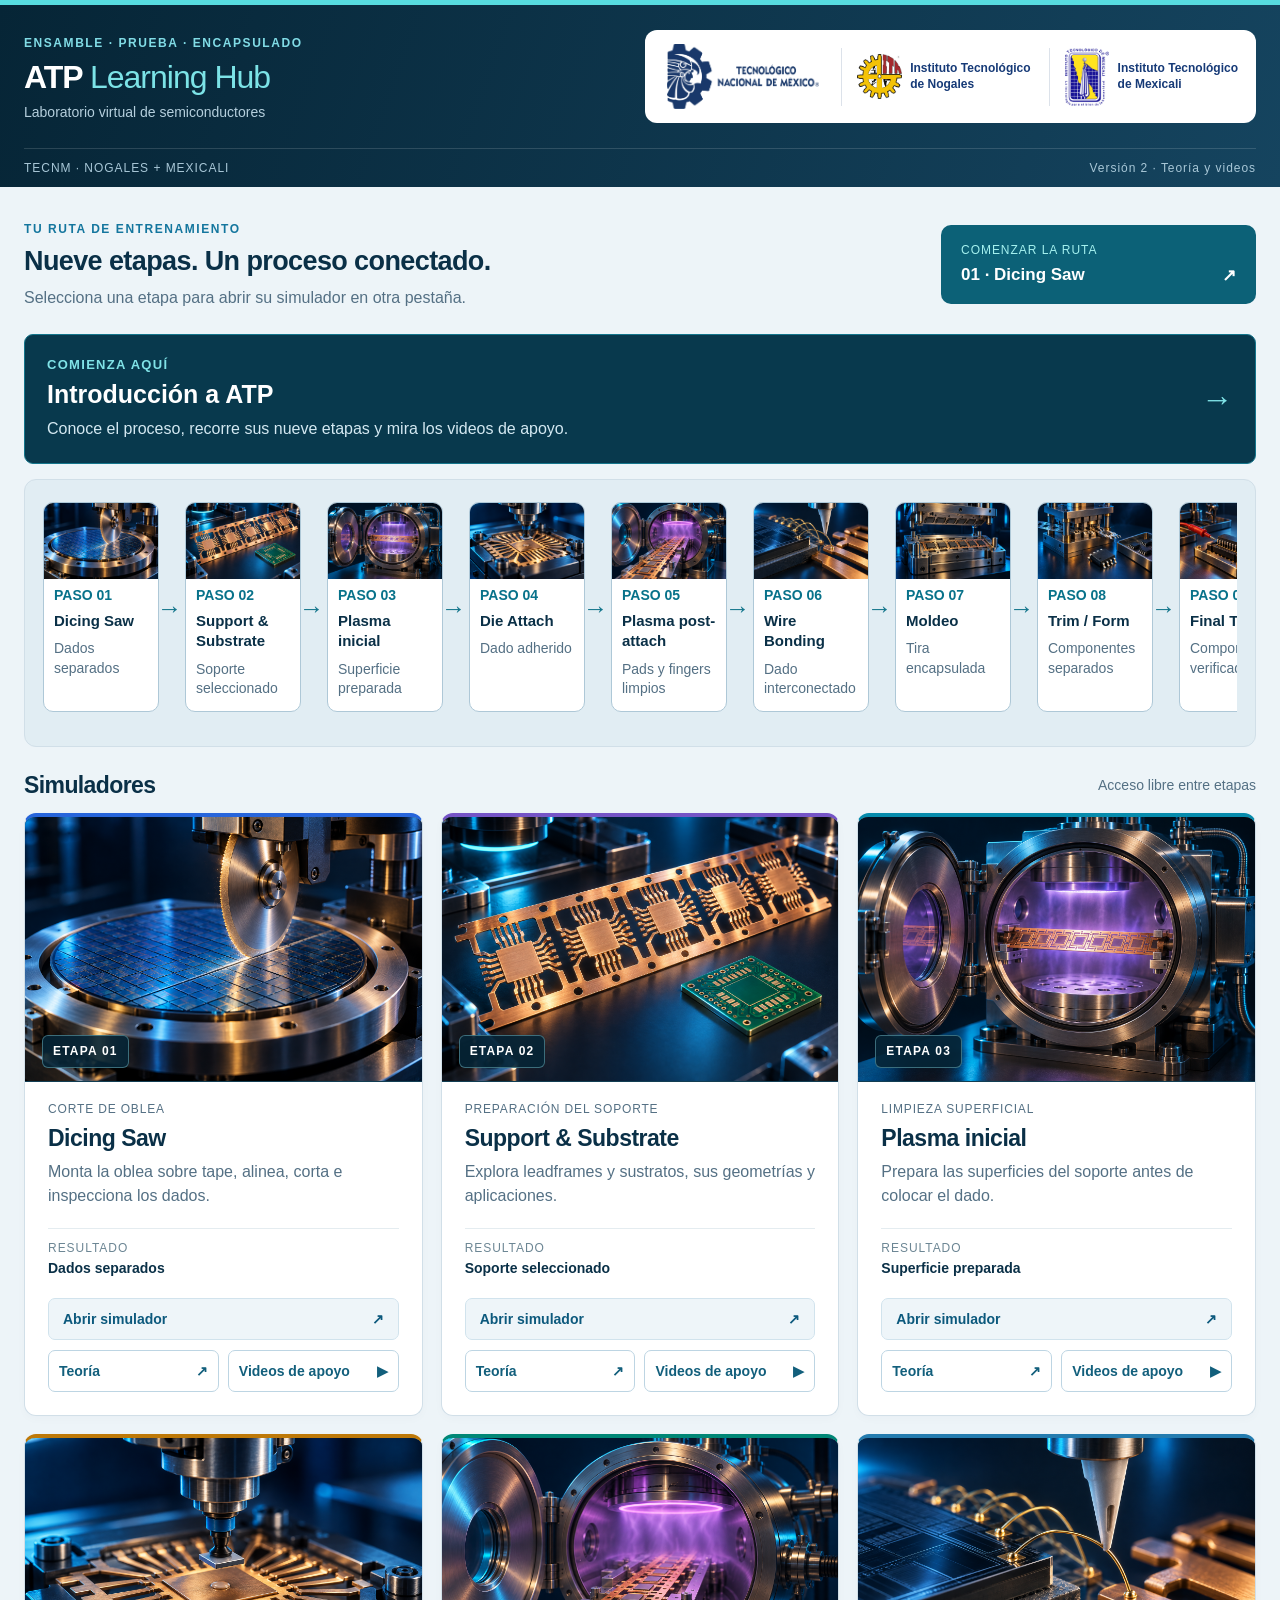
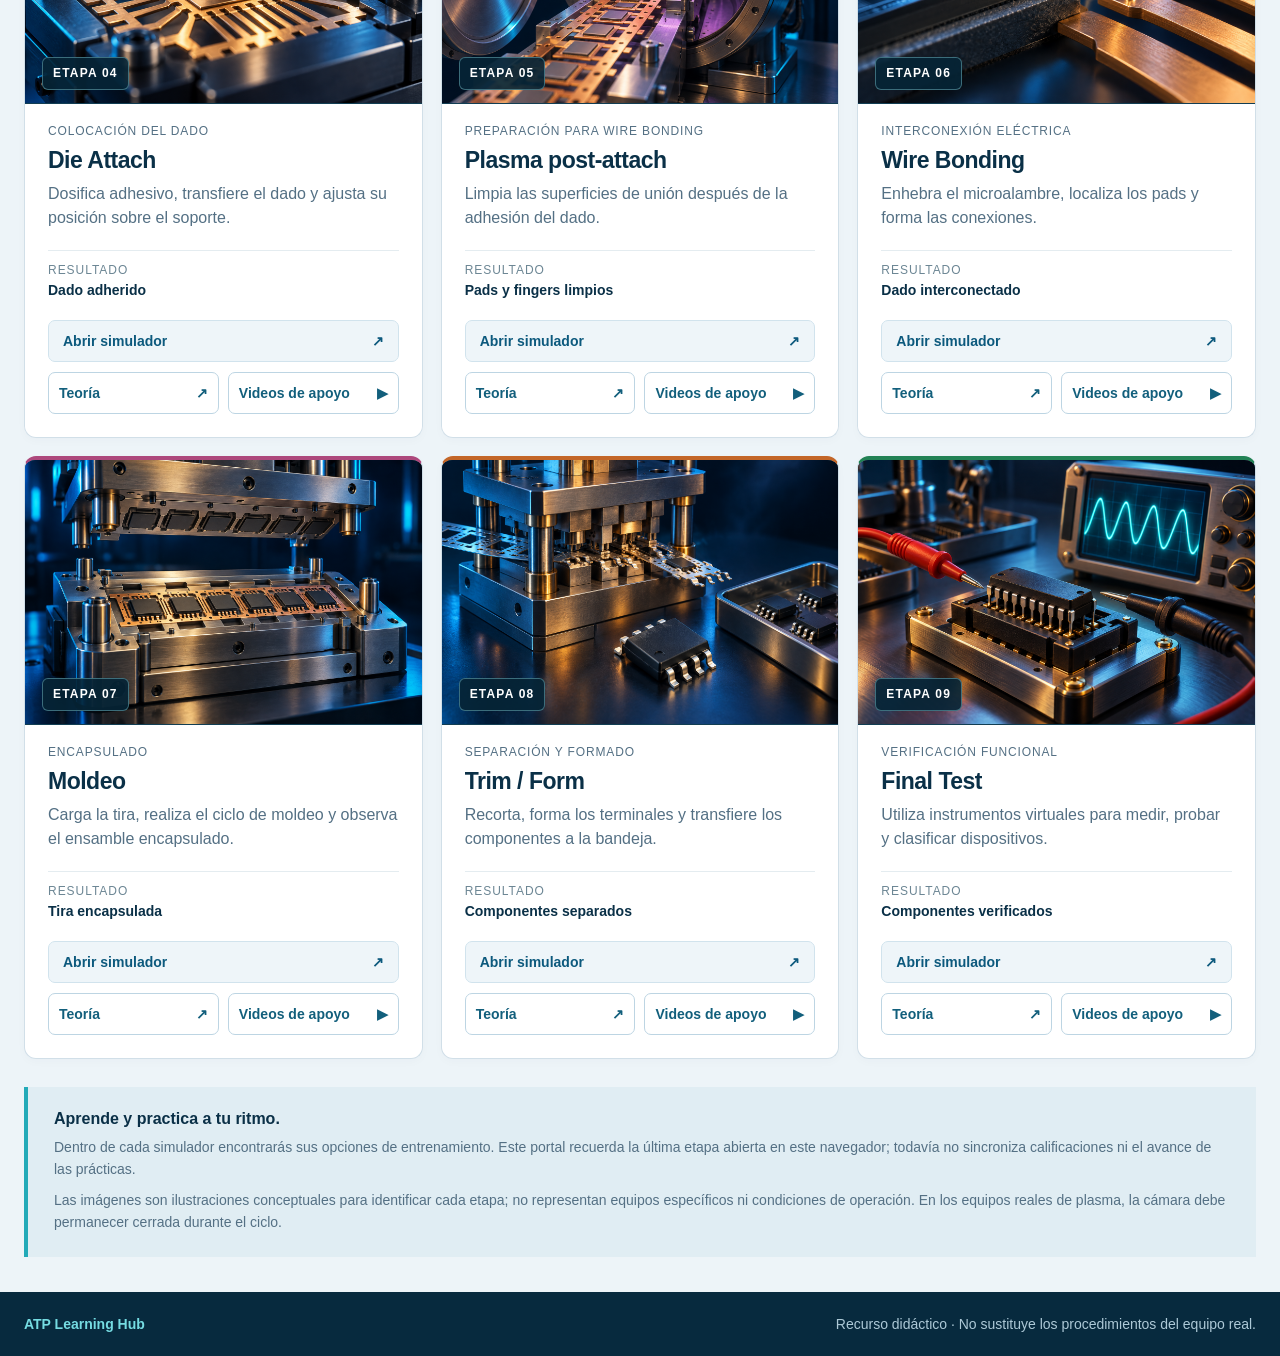
<file: simuladores/index.html>
<!doctype html>
<html lang="es">

<head>
    <meta charset="utf-8">
    <meta name="viewport" content="width=device-width,initial-scale=1">
    <title>ATP Learning Hub · TecNM</title>
    <meta name="description" content="Portal de las nueve etapas de simulación ATP de TecNM Nogales y Mexicali.">
    <link rel="stylesheet" href="style.css">
    <link rel="stylesheet" href="module-images.css">
    <link rel="stylesheet" href="learning.css">
    <script src="app.js" defer></script>
    <script src="learning.js" defer></script>
</head>

<body>
    <header>
        <div class="shell masthead">
            <div class="brand"><span class="eyebrow">ENSAMBLE · PRUEBA · ENCAPSULADO</span>
                <h1>ATP <span>Learning Hub</span></h1>
                <p>Laboratorio virtual de semiconductores</p>
            </div>
            <div class="institutions" aria-label="Instituciones participantes"><img class="tecnm" src="tecnm.png"
                    alt="Tecnológico Nacional de México">
                <div><img src="nogales.png" alt="Escudo de Nogales"><strong>Instituto Tecnológico<br>de Nogales</strong>
                </div>
                <div><img src="mexicali.png" alt="Escudo de Mexicali"><strong>Instituto Tecnológico<br>de
                        Mexicali</strong></div>
            </div>
        </div>
        <div class="shell header-bottom"><span>TECNM · NOGALES + MEXICALI</span><span>Versión 2 · Teoría y videos</span>
        </div>
    </header>
    <main class="shell">
        <section class="intro">
            <div><span class="eyebrow">TU RUTA DE ENTRENAMIENTO</span>
                <h2>Nueve etapas. Un proceso conectado.</h2>
                <p>Selecciona una etapa para abrir su simulador en otra pestaña.</p>
            </div><a id="continue" class="continue" href="./dicing-saw-trainer/index.html"
                target="_blank" rel="noopener"><small id="continue-label">COMENZAR LA RUTA</small><strong
                    id="continue-title">01 · Dicing Saw <span>↗</span></strong></a>
        </section>
        <nav id="route" aria-label="Ruta de etapas ATP"></nav>
        <section class="section-heading">
            <h2>Simuladores</h2><span>Acceso libre entre etapas</span>
        </section>
        <section class="grid" id="stages" aria-label="Nueve simuladores ATP"></section><noscript>Activa JavaScript para
            mostrar el catálogo de simuladores.</noscript>
        <aside class="note"><strong>Aprende y practica a tu ritmo.</strong>
            <p>Dentro de cada simulador encontrarás sus opciones de entrenamiento. Este portal recuerda la última etapa
                abierta en este navegador; todavía no sincroniza calificaciones ni el avance de las prácticas.</p>
            <p>Las imágenes son ilustraciones conceptuales para identificar cada etapa; no representan equipos
                específicos ni condiciones de operación. En los equipos reales de plasma, la cámara debe permanecer
                cerrada durante el ciclo.</p>
        </aside>
    </main>
    <footer>
        <div class="shell"><strong>ATP Learning Hub</strong><span>Recurso didáctico · No sustituye los procedimientos
                del equipo real.</span></div>
    </footer>
</body>

</html>
</file>
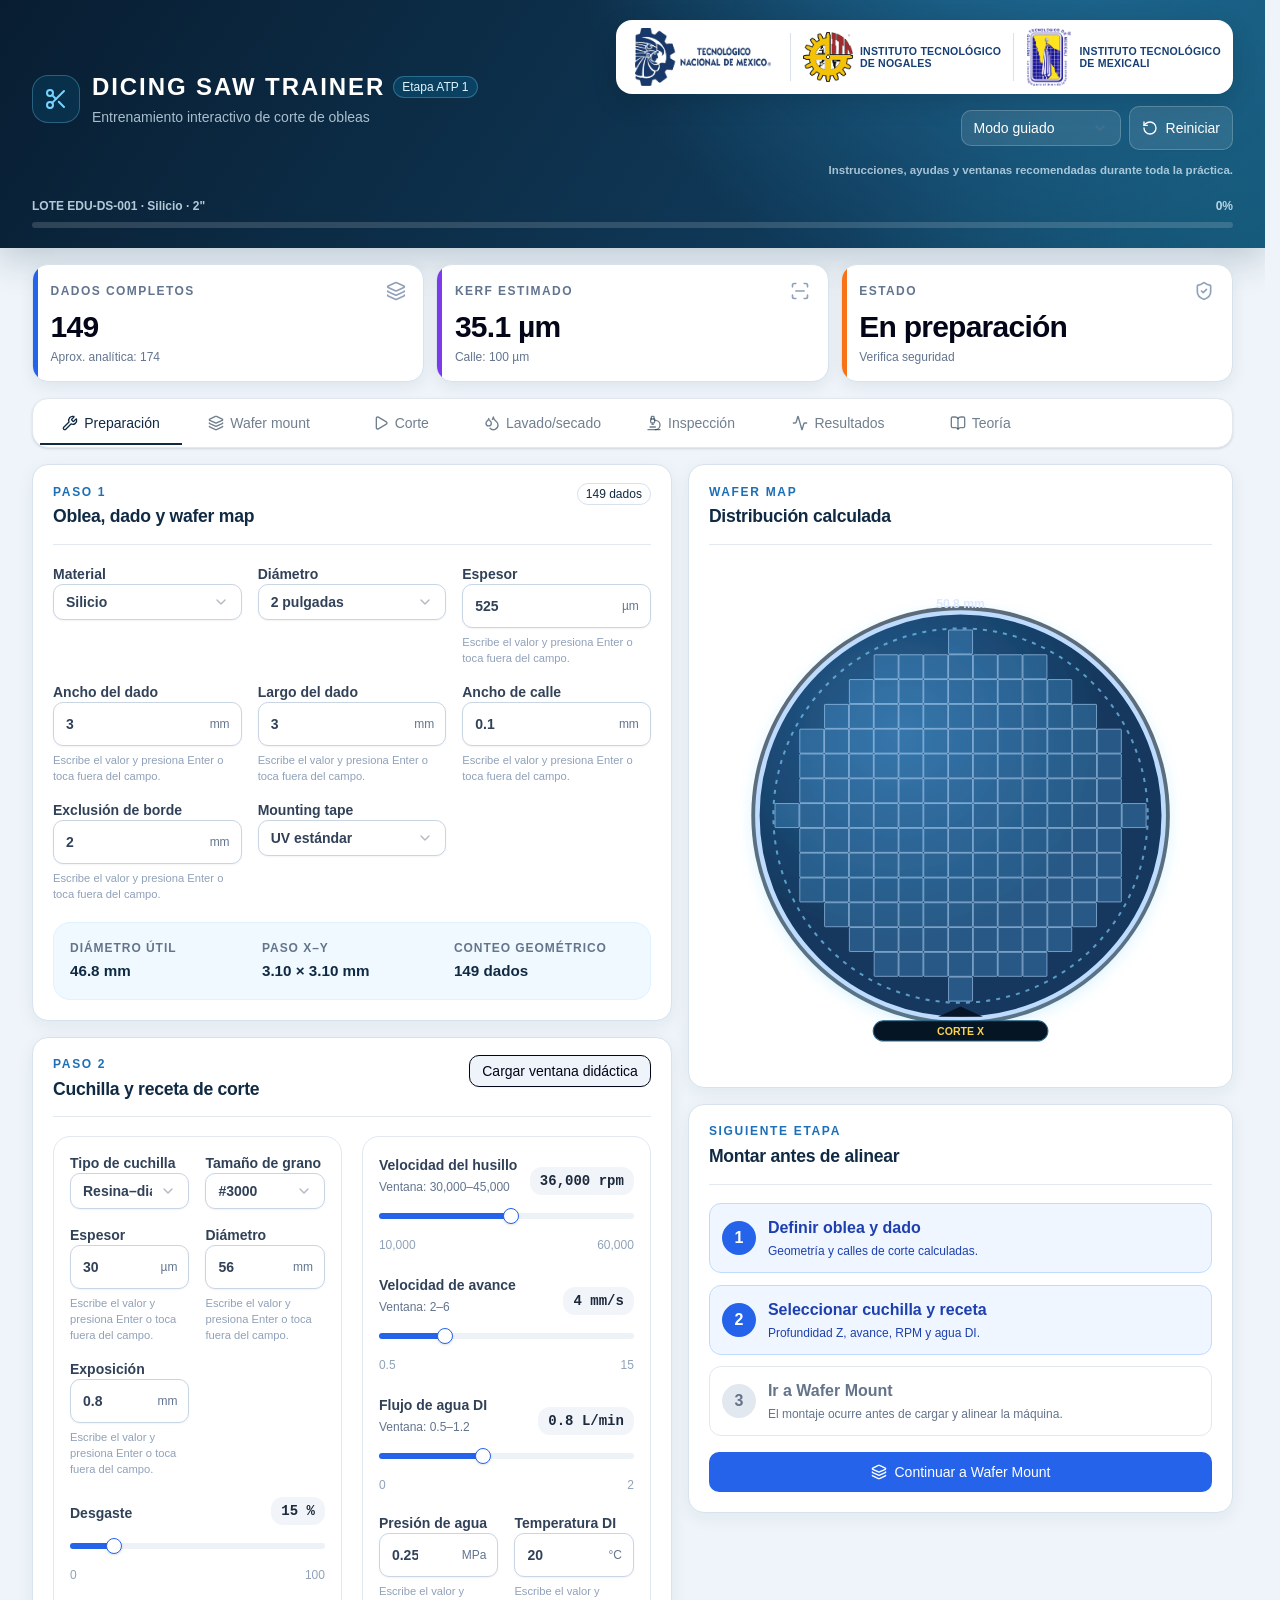
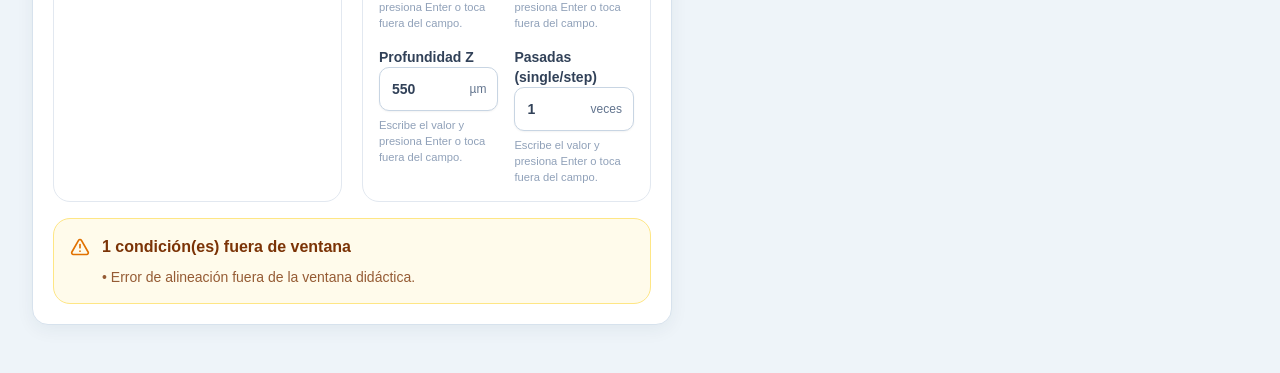
<file: simuladores/dicing-saw-trainer/index.html>
<!DOCTYPE html>
<html lang="es">

<head>
    <meta charSet="utf-8" />
    <meta name="viewport" content="width=device-width, initial-scale=1" />
    <link rel="preload" as="image" href="./logo-tecnm.png" />
    <link rel="preload" as="image" href="./logo-itn.png" />
    <link rel="preload" as="image" href="./logo-it-mexicali.jpeg" />
    <link rel="stylesheet" href="./assets/index-CDPQn01l.css" data-rsc-css-href="./assets/index-CDPQn01l.css"
        data-precedence="vite-rsc/importer-resources" />
    <link rel="modulepreload" href="./assets/layout-segment-context-BQ3bIepi.js" crossorigin="" />
    <link rel="modulepreload" href="./assets/rolldown-runtime-S-ySWqyJ.js" crossorigin="" />
    <link rel="modulepreload" href="./assets/index-CL5eyBMn.js" crossorigin="" />
    <link rel="modulepreload" href="./assets/framework-CXnKph_e.js" crossorigin="" />
    <link rel="modulepreload" href="./assets/page-B93SYs9A.js" crossorigin="" />
    <title>Dicing Saw Trainer | Simulador ATP</title>
    <meta name="description"
        content="Simulador didáctico interactivo del corte de obleas en el proceso ATP de semiconductores." />
    <link rel="shortcut icon" href="/favicon.svg" />
    <link rel="icon" href="/favicon.svg" />
    <meta name="codex-preview" content="development" />
    <script>self.__VINEXT_RSC_PARAMS__ = {}</script>
    <script>self.__VINEXT_RSC_NAV__ = { "pathname": "/", "searchParams": [] }</script>
    <link rel="modulepreload" href="./assets/index-CL5eyBMn.js" / </head>

<body>
    <main class="min-h-screen bg-[#eef4f9] text-slate-950">
        <section aria-label="Notifications alt+T" tabindex="-1" aria-live="polite" aria-relevant="additions text"
            aria-atomic="false" data-react-aria-top-layer="true"></section>
        <header class="instrument-header">
            <div
                class="mx-auto flex max-w-[1500px] flex-col gap-4 px-4 py-5 sm:px-6 lg:flex-row lg:items-center lg:justify-between lg:px-8">
                <div class="flex items-center gap-3">
                    <div
                        class="grid size-12 shrink-0 place-items-center rounded-2xl border border-sky-300/30 bg-sky-400/10 text-sky-300">
                        <svg xmlns="http://www.w3.org/2000/svg" width="24" height="24" viewBox="0 0 24 24" fill="none"
                            stroke="currentColor" stroke-width="2" stroke-linecap="round" stroke-linejoin="round"
                            class="lucide lucide-scissors size-6" aria-hidden="true">
                            <circle cx="6" cy="6" r="3"></circle>
                            <path d="M8.12 8.12 12 12"></path>
                            <path d="M20 4 8.12 15.88"></path>
                            <circle cx="6" cy="18" r="3"></circle>
                            <path d="M14.8 14.8 20 20"></path>
                        </svg></div>
                    <div>
                        <div class="flex flex-wrap items-center gap-2">
                            <h1 class="text-xl font-black tracking-[.08em] text-white sm:text-2xl">DICING SAW TRAINER
                            </h1><span data-slot="badge" data-variant="default"
                                class="inline-flex w-fit shrink-0 items-center justify-center gap-1 overflow-hidden rounded-full px-2 py-0.5 text-xs font-medium whitespace-nowrap transition-[color,box-shadow] focus-visible:border-ring focus-visible:ring-[3px] focus-visible:ring-ring/50 aria-invalid:border-destructive aria-invalid:ring-destructive/20 dark:aria-invalid:ring-destructive/40 [&amp;&gt;svg]:pointer-events-none [&amp;&gt;svg]:size-3 [a&amp;]:hover:bg-primary/90 border border-sky-300/30 bg-sky-400/15 text-sky-100">Etapa
                                ATP 1</span>
                        </div>
                        <p class="mt-1 text-sm text-sky-100/75">Entrenamiento interactivo de corte de obleas</p>
                    </div>
                </div>
                <div class="header-tools">
                    <div class="institutional-brand" aria-label="Instituciones participantes">
                        <div class="tecnm-brand"><img class="tecnm-logo" src="./logo-tecnm.png"
                                alt="Tecnológico Nacional de México" /></div><span class="brand-divider"
                            aria-hidden="true"></span>
                        <div class="campus-brand itn-brand"><img src="./logo-itn.png"
                                alt="Logotipo del Instituto Tecnológico de Nogales" /><span>Instituto
                                Tecnológico<br />de Nogales</span></div><span class="brand-divider"
                            aria-hidden="true"></span>
                        <div class="campus-brand itm-brand"><img src="./logo-it-mexicali.jpeg"
                                alt="Logotipo del Instituto Tecnológico de Mexicali" /><span>Instituto
                                Tecnológico<br />de Mexicali</span></div>
                    </div>
                    <div class="flex flex-wrap items-center gap-2 lg:justify-end"><button type="button" role="combobox"
                            aria-expanded="false" aria-autocomplete="none" dir="ltr" data-state="closed"
                            data-slot="select-trigger" data-size="default"
                            class="flex w-fit items-center justify-between gap-2 rounded-md border px-3 py-2 text-sm whitespace-nowrap transition-[color,box-shadow] outline-none focus-visible:border-ring focus-visible:ring-[3px] focus-visible:ring-ring/50 disabled:cursor-not-allowed disabled:opacity-50 aria-invalid:border-destructive aria-invalid:ring-destructive/20 data-[placeholder]:text-muted-foreground data-[size=default]:h-9 data-[size=sm]:h-8 *:data-[slot=select-value]:line-clamp-1 *:data-[slot=select-value]:flex *:data-[slot=select-value]:items-center *:data-[slot=select-value]:gap-2 dark:bg-input/30 dark:hover:bg-input/50 dark:aria-invalid:ring-destructive/40 [&amp;_svg]:pointer-events-none [&amp;_svg]:shrink-0 [&amp;_svg:not([class*=&#x27;size-&#x27;])]:size-4 [&amp;_svg:not([class*=&#x27;text-&#x27;])]:text-muted-foreground h-11 min-w-40 border-white/20 bg-white/10 text-white shadow-none"><span
                                data-slot="select-value" style="pointer-events:none"></span><svg
                                xmlns="http://www.w3.org/2000/svg" width="24" height="24" viewBox="0 0 24 24"
                                fill="none" stroke="currentColor" stroke-width="2" stroke-linecap="round"
                                stroke-linejoin="round" class="lucide lucide-chevron-down size-4 opacity-50"
                                aria-hidden="true">
                                <path d="m6 9 6 6 6-6"></path>
                            </svg></button><select aria-hidden="true" tabindex="-1"
                            style="position:absolute;border:0;width:1px;height:1px;padding:0;margin:-1px;overflow:hidden;clip:rect(0, 0, 0, 0);white-space:nowrap;word-wrap:normal"></select><button
                            data-slot="button" data-variant="outline" data-size="default"
                            class="inline-flex shrink-0 items-center justify-center gap-2 rounded-md text-sm font-medium whitespace-nowrap transition-all outline-none focus-visible:border-ring focus-visible:ring-[3px] focus-visible:ring-ring/50 disabled:pointer-events-none disabled:opacity-50 aria-invalid:border-destructive aria-invalid:ring-destructive/20 dark:aria-invalid:ring-destructive/40 [&amp;_svg]:pointer-events-none [&amp;_svg]:shrink-0 [&amp;_svg:not([class*=&#x27;size-&#x27;])]:size-4 border shadow-xs dark:border-input dark:bg-input/30 dark:hover:bg-input/50 px-4 py-2 has-[&gt;svg]:px-3 h-11 border-white/20 bg-white/10 text-white hover:bg-white/20 hover:text-white"><svg
                                xmlns="http://www.w3.org/2000/svg" width="24" height="24" viewBox="0 0 24 24"
                                fill="none" stroke="currentColor" stroke-width="2" stroke-linecap="round"
                                stroke-linejoin="round" class="lucide lucide-rotate-ccw" aria-hidden="true">
                                <path d="M3 12a9 9 0 1 0 9-9 9.75 9.75 0 0 0-6.74 2.74L3 8"></path>
                                <path d="M3 3v5h5"></path>
                            </svg> Reiniciar</button></div>
                    <p class="mode-description">Instrucciones, ayudas y ventanas recomendadas durante toda la práctica.
                    </p>
                </div>
            </div>
            <div class="mx-auto max-w-[1500px] px-4 pb-5 sm:px-6 lg:px-8">
                <div class="flex items-center justify-between text-xs font-bold text-sky-100/80"><span>LOTE EDU-DS-001 ·
                        <!-- -->Silicio<!-- --> · <!-- -->2<!-- -->&quot;</span><span>0<!-- -->%</span></div>
                <div aria-valuemax="100" aria-valuemin="0" aria-valuenow="0" aria-valuetext="0%" role="progressbar"
                    data-state="loading" data-value="0" data-max="100" data-slot="progress"
                    class="relative w-full overflow-hidden rounded-full mt-2 h-1.5 bg-white/15 [&amp;_[data-slot=progress-indicator]]:bg-sky-400">
                    <div data-state="loading" data-value="0" data-max="100" data-slot="progress-indicator"
                        class="h-full w-full flex-1 bg-primary transition-all" style="transform:translateX(-100%)">
                    </div>
                </div>
            </div>
        </header>
        <section class="mx-auto grid max-w-[1500px] grid-cols-1 gap-3 px-4 py-4 sm:grid-cols-3 sm:px-6 lg:px-8">
            <article class="metric-card" style="--metric-accent:#2563eb">
                <div class="flex items-center justify-between gap-3">
                    <p class="text-xs font-extrabold tracking-[0.12em] text-slate-500 uppercase">Dados completos</p>
                    <span class="text-slate-400"><svg xmlns="http://www.w3.org/2000/svg" width="24" height="24"
                            viewBox="0 0 24 24" fill="none" stroke="currentColor" stroke-width="2"
                            stroke-linecap="round" stroke-linejoin="round" class="lucide lucide-layers size-5"
                            aria-hidden="true">
                            <path
                                d="M12.83 2.18a2 2 0 0 0-1.66 0L2.6 6.08a1 1 0 0 0 0 1.83l8.58 3.91a2 2 0 0 0 1.66 0l8.58-3.9a1 1 0 0 0 0-1.83z">
                            </path>
                            <path d="M2 12a1 1 0 0 0 .58.91l8.6 3.91a2 2 0 0 0 1.65 0l8.58-3.9A1 1 0 0 0 22 12"></path>
                            <path d="M2 17a1 1 0 0 0 .58.91l8.6 3.91a2 2 0 0 0 1.65 0l8.58-3.9A1 1 0 0 0 22 17"></path>
                        </svg></span>
                </div>
                <p class="mt-2 text-2xl font-black tracking-tight text-slate-950 sm:text-3xl">149</p>
                <p class="mt-1 text-xs text-slate-500">Aprox. analítica: 174</p>
            </article>
            <article class="metric-card" style="--metric-accent:#7c3aed">
                <div class="flex items-center justify-between gap-3">
                    <p class="text-xs font-extrabold tracking-[0.12em] text-slate-500 uppercase">Kerf estimado</p><span
                        class="text-slate-400"><svg xmlns="http://www.w3.org/2000/svg" width="24" height="24"
                            viewBox="0 0 24 24" fill="none" stroke="currentColor" stroke-width="2"
                            stroke-linecap="round" stroke-linejoin="round" class="lucide lucide-scan-line size-5"
                            aria-hidden="true">
                            <path d="M3 7V5a2 2 0 0 1 2-2h2"></path>
                            <path d="M17 3h2a2 2 0 0 1 2 2v2"></path>
                            <path d="M21 17v2a2 2 0 0 1-2 2h-2"></path>
                            <path d="M7 21H5a2 2 0 0 1-2-2v-2"></path>
                            <path d="M7 12h10"></path>
                        </svg></span>
                </div>
                <p class="mt-2 text-2xl font-black tracking-tight text-slate-950 sm:text-3xl">35.1 µm</p>
                <p class="mt-1 text-xs text-slate-500">Calle: 100 µm</p>
            </article>
            <article class="metric-card" style="--metric-accent:#f97316">
                <div class="flex items-center justify-between gap-3">
                    <p class="text-xs font-extrabold tracking-[0.12em] text-slate-500 uppercase">Estado</p><span
                        class="text-slate-400"><svg xmlns="http://www.w3.org/2000/svg" width="24" height="24"
                            viewBox="0 0 24 24" fill="none" stroke="currentColor" stroke-width="2"
                            stroke-linecap="round" stroke-linejoin="round" class="lucide lucide-shield-check size-5"
                            aria-hidden="true">
                            <path
                                d="M20 13c0 5-3.5 7.5-7.66 8.95a1 1 0 0 1-.67-.01C7.5 20.5 4 18 4 13V6a1 1 0 0 1 1-1c2 0 4.5-1.2 6.24-2.72a1.17 1.17 0 0 1 1.52 0C14.51 3.81 17 5 19 5a1 1 0 0 1 1 1z">
                            </path>
                            <path d="m9 12 2 2 4-4"></path>
                        </svg></span>
                </div>
                <p class="mt-2 text-2xl font-black tracking-tight text-slate-950 sm:text-3xl">En preparación</p>
                <p class="mt-1 text-xs text-slate-500">Verifica seguridad</p>
            </article>
        </section>
        <section class="mx-auto max-w-[1500px] px-4 pb-28 sm:px-6 lg:px-8 lg:pb-12">
            <div dir="ltr" data-orientation="horizontal" data-slot="tabs"
                class="group/tabs flex data-[orientation=horizontal]:flex-col gap-0">
                <div
                    class="scrollbar-none mb-4 overflow-x-auto rounded-2xl border border-slate-200 bg-white p-1.5 shadow-sm">
                    <div role="tablist" aria-orientation="horizontal" data-slot="tabs-list" data-variant="line"
                        class="group/tabs-list inline-flex w-fit items-center justify-center rounded-lg text-muted-foreground group-data-[orientation=horizontal]/tabs:h-9 group-data-[orientation=vertical]/tabs:h-fit group-data-[orientation=vertical]/tabs:flex-col data-[variant=line]:rounded-none gap-1 h-11 min-w-max bg-transparent p-0"
                        tabindex="-1" data-orientation="horizontal" style="outline:none"><button type="button"
                            role="tab" aria-selected="true" aria-controls="radix-_R_96_-content-config"
                            data-state="active" id="radix-_R_96_-trigger-config" data-slot="tabs-trigger"
                            class="relative inline-flex h-[calc(100%-1px)] flex-1 items-center justify-center gap-1.5 rounded-md border border-transparent py-1 text-sm font -medium whitespace-nowrap text-foreground/60 transition-all group-data-[orientation=vertical]/tabs:w-full group-data-[orientation=vertical]/tabs:justify-start hover:text-foreground focus-visible:border-ring focus-visible:ring-[3px] focus-visible:ring-ring/50 focus-visible:outline-1 focus-visible:outline-ring disabled:pointer-events-none disabled:opacity-50 group-data-[variant=default]/tabs-list:data-[state=active]:shadow-sm group-data-[variant=line]/tabs-list:data-[state=active]:shadow-none dark:text-muted-foreground dark:hover:text-foreground [&amp;_svg]:pointer-events-none [&amp;_svg]:shrink-0 [&amp;_svg:not([class*=&#x27;size-&#x27;])]:size-4 group-data-[variant=line]/tabs-list:bg-transparent group-data-[variant=line]/tabs-list:data-[state=active]:bg-transparent dark:group-data-[variant=line]/tabs-list:data-[state=active]:border-transparent dark:group-data-[variant=line]/tabs-list:data-[state=active]:bg-transparent data-[state=active]:bg-background data-[state=active]:text-foreground dark:data-[state=active]:border-input dark:data-[state=active]:bg-input/30 dark:data-[state=active]:text-foreground after:absolute after:bg-foreground after:opacity-0 after:transition-opacity group-data-[orientation=horizontal]/tabs:after:inset-x-0 group-data-[orientation=horizontal]/tabs:after:bottom-[-5px] group-data-[orientation=horizontal]/tabs:after:h-0.5 group-data-[orientation=vertical]/tabs:after:inset-y-0 group-data-[orientation=vertical]/tabs:after:-right-1 group-data-[orientation=vertical]/tabs:after:w-0.5 group-data-[variant=line]/tabs-list:data-[state=active]:after:opacity-100 min-w-36 px-4"
                            tabindex="-1" data-orientation="horizontal" data-radix-collection-item=""><svg
                                xmlns="http://www.w3.org/2000/svg" width="24" height="24" viewBox="0 0 24 24"
                                fill="none" stroke="currentColor" stroke-width="2" stroke-linecap="round"
                                stroke-linejoin="round" class="lucide lucide-wrench" aria-hidden="true">
                                <path
                                    d="M14.7 6.3a1 1 0 0 0 0 1.4l1.6 1.6a1 1 0 0 0 1.4 0l3.106-3.105c.32-.322.863-.22.983.218a6 6 0 0 1-8.259 7.057l-7.91 7.91a1 1 0 0 1-2.999-3l7.91-7.91a6 6 0 0 1 7.057-8.259c.438.12.54.662.219.984z">
                                </path>
                            </svg> Preparación</button><button type="button" role="tab" aria-selected="false"
                            aria-controls="radix-_R_96_-content-mount" data-state="inactive"
                            id="radix-_R_96_-trigger-mount" data-slot="tabs-trigger"
                            class="relative inline-flex h-[calc(100%-1px)] flex-1 items-center justify-center gap-1.5 rounded-md border border-transparent py-1 text-sm font-medium whitespace-nowrap text-foreground/60 transition-all group-data-[orientation=vertical]/tabs:w-full group-data-[orientation=vertical]/tabs:justify-start hover:text-foreground focus-visible:border-ring focus-visible:ring-[3px] focus-visible:ring-ring/50 focus-visible:outline-1 focus-visible:outline-ring disabled:pointer-events-none disabled:opacity-50 group-data-[variant=default]/tabs-list:data-[state=active]:shadow-sm group-data-[variant=line]/tabs-list:data-[state=active]:shadow-none dark:text-muted-foreground dark:hover:text-foreground [&amp;_svg]:pointer-events-none [&amp;_svg]:shrink-0 [&amp;_svg:not([class*=&#x27;size-&#x27;])]:size-4 group-data-[variant=line]/tabs-list:bg-transparent group-data-[variant=line]/tabs-list:data-[state=active]:bg-transparent dark:group-data-[variant=line]/tabs-list:data-[state=active]:border-transparent dark:group-data-[variant=line]/tabs-list:data-[state=active]:bg-transparent data-[state=active]:bg-background data-[state=active]:text-foreground dark:data-[state=active]:border-input dark:data-[state=active]:bg-input/30 dark:data-[state=active]:text-foreground after:absolute after:bg-foreground after:opacity-0 after:transition-opacity group-data-[orientation=horizontal]/tabs:after:inset-x-0 group-data-[orientation=horizontal]/tabs:after:bottom-[-5px] group-data-[orientation=horizontal]/tabs:after:h-0.5 group-data-[orientation=vertical]/tabs:after:inset-y-0 group-data-[orientation=vertical]/tabs:after:-right-1 group-data-[orientation=vertical]/tabs:after:w-0.5 group-data-[variant=line]/tabs-list:data-[state=active]:after:opacity-100 min-w-36 px-4"
                            tabindex="-1" data-orientation="horizontal" data-radix-collection-item=""><svg
                                xmlns="http://www.w3.org/2000/svg" width="24" height="24" viewBox="0 0 24 24"
                                fill="none" stroke="currentColor" stroke-width="2" stroke-linecap="round"
                                stroke-linejoin="round" class="lucide lucide-layers" aria-hidden="true">
                                <path
                                    d="M12.83 2.18a2 2 0 0 0-1.66 0L2.6 6.08a1 1 0 0 0 0 1.83l8.58 3.91a2 2 0 0 0 1.66 0l8.58-3.9a1 1 0 0 0 0-1.83z">
                                </path>
                                <path d="M2 12a1 1 0 0 0 .58.91l8.6 3.91a2 2 0 0 0 1.65 0l8.58-3.9A1 1 0 0 0 22 12">
                                </path>
                                <path d="M2 17a1 1 0 0 0 .58.91l8.6 3.91a2 2 0 0 0 1.65 0l8.58-3.9A1 1 0 0 0 22 17">
                                </path>
                            </svg> Wafer mount</button><button type="button" role="tab" aria-selected="false"
                            aria-controls="radix-_R_96_-content-cut" data-state="inactive" id="radix-_R_96_-trigger-cut"
                            data-slot="tabs-trigger"
                            class="relative inline-flex h-[calc(100%-1px)] flex-1 items-center justify-center gap-1.5 rounded-md border border-transparent py-1 text-sm font-medium whitespace-nowrap text-foreground/60 transition-all group-data-[orientation=vertical]/tabs:w-full group-data-[orientation=vertical]/tabs:justify-start hover:text-foreground focus-visible:border-ring focus-visible:ring-[3px] focus-visible:ring-ring/50 focus-visible:outline-1 focus-visible:outline-ring disabled:pointer-events-none disabled:opacity-50 group-data-[variant=default]/tabs-list:data-[state=active]:shadow-sm group-data-[variant=line]/tabs-list:data-[state=active]:shadow-none dark:text-muted-foreground dark:hover:text-foreground [&amp;_svg]:pointer-events-none [&amp;_svg]:shrink-0 [&amp;_svg:not([class*=&#x27;size-&#x27;])]:size-4 group-data-[variant=line]/tabs-list:bg-transparent group-data-[variant=line]/tabs-list:data-[state=active]:bg-transparent dark:group-data-[variant=line]/tabs-list:data-[state=active]:border-transparent dark:group-data-[variant=line]/tabs-list:data-[state=active]:bg-transparent data-[state=active]:bg-background data-[state=active]:text-foreground dark:data-[state=active]:border-input dark:data-[state=active]:bg-input/30 dark:data-[state=active]:text-foreground after:absolute after:bg-foreground after:opacity-0 after:transition-opacity group-data-[orientation=horizontal]/tabs:after:inset-x-0 group-data-[orientation=horizontal]/tabs:after:bottom-[-5px] group-data-[orientation=horizontal]/tabs:after:h-0.5 group-data-[orientation=vertical]/tabs:after:inset-y-0 group-data-[orientation=vertical]/tabs:after:-right-1 group-data-[orientation=vertical]/tabs:after:w-0.5 group-data-[variant=line]/tabs-list:data-[state=active]:after:opacity-100 min-w-32 px-4"
                            tabindex="-1" data-orientation="horizontal" data-radix-collection-item=""><svg
                                xmlns="http://www.w3.org/2000/svg" width="24" height="24" viewBox="0 0 24 24"
                                fill="none" stroke="currentColor" stroke-width="2" stroke-linecap="round"
                                stroke-linejoin="round" class="lucide lucide-play" aria-hidden="true">
                                <path
                                    d="M5 5a2 2 0 0 1 3.008-1.728l11.997 6.998a2 2 0 0 1 .003 3.458l-12 7A2 2 0 0 1 5 19z">
                                </path>
                            </svg> Corte</button><button type="button" role="tab" aria-selected="false"
                            aria-controls="radix-_R_96_-content-clean" data-state="inactive"
                            id="radix-_R_96_-trigger-clean" data-slot="tabs-trigger"
                            class="relative inline-flex h-[calc(100%-1px)] flex-1 items-center justify-center gap-1.5 rounded-md border border-transparent py-1 text-sm font-medium whitespace-nowrap text-foreground/60 transition-all group-data-[orientation=vertical]/tabs:w-full group-data-[orientation=vertical]/tabs:justify-start hover:text-foreground focus-visible:border-ring focus-visible:ring-[3px] focus-visible:ring-ring/50 focus-visible:outline-1 focus-visible:outline-ring disabled:pointer-events-none disabled:opacity-50 group-data-[variant=default]/tabs-list:data-[state=active]:shadow-sm group-data-[variant=line]/tabs-list:data-[state=active]:shadow-none dark:text-muted-foreground dark:hover:text-foreground [&amp;_svg]:pointer-events-none [&amp;_svg]:shrink-0 [&amp;_svg:not([class*=&#x27;size-&#x27;])]:size-4 group-data-[variant=line]/tabs-list:bg-transparent group-data-[variant=line]/tabs-list:data-[state=active]:bg-transparent dark:group-data-[variant=line]/tabs-list:data-[state=active]:border-transparent dark:group-data-[variant=line]/tabs-list:data-[state=active]:bg-transparent data-[state=active]:bg-background data-[state=active]:text-foreground dark:data-[state=active]:border-input dark:data-[state=active]:bg-input/30 dark:data-[state=active]:text-foreground after:absolute after:bg-foreground after:opacity-0 after:transition-opacity group-data-[orientation=horizontal]/tabs:after:inset-x-0 group-data-[orientation=horizontal]/tabs:after:bottom-[-5px] group-data-[orientation=horizontal]/tabs:after:h-0.5 group-data-[orientation=vertical]/tabs:after:inset-y-0 group-data-[orientation=vertical]/tabs:after:-right-1 group-data-[orientation=vertical]/tabs:after:w-0.5 group-data-[variant=line]/tabs-list:data-[state=active]:after:opacity-100 min-w-36 px-4"
                            tabindex="-1" data-orientation="horizontal" data-radix-collection-item=""><svg
                                xmlns="http://www.w3.org/2000/svg" width="24" height="24" viewBox="0 0 24 24"
                                fill="none" stroke="currentColor" stroke-width="2" stroke-linecap="round"
                                stroke-linejoin="round" class="lucide lucide-droplets" aria-hidden="true">
                                <path
                                    d="M7 16.3c2.2 0 4-1.83 4-4.05 0-1.16-.57-2.26-1.71-3.19S7.29 6.75 7 5.3c-.29 1.45-1.14 2.84-2.29 3.76S3 11.1 3 12.25c0 2.22 1.8 4.05 4 4.05z">
                                </path>
                                <path
                                    d="M12.56 6.6A10.97 10.97 0 0 0 14 3.02c.5 2.5 2 4.9 4 6.5s3 3.5 3 5.5a6.98 6.98 0 0 1-11.91 4.97">
                                </path>
                            </svg> Lavado/secado</button><button type="button" role="tab" aria-selected="false"
                            aria-controls="radix-_R_96_-content-inspection" data-state="inactive"
                            id="radix-_R_96_-trigger-inspection" data-slot="tabs-trigger"
                            class="relative inline-flex h-[calc(100%-1px)] flex-1 items-center justify-center gap-1.5 rounded-md border border-transparent py-1 text-sm font-medium whitespace-nowrap text-foreground/60 transition-all group-data-[orientation=vertical]/tabs:w-full group-data-[orientation=vertical]/tabs:justify-start hover:text-foreground focus-visible:border-ring focus-visible:ring-[3px] focus-visible:ring-ring/50 focus-visible:outline-1 focus-visible:outline-ring disabled:pointer-events-none disabled:opacity-50 group-data-[variant=default]/tabs-list:data-[state=active]:shadow-sm group-data-[variant=line]/tabs-list:data-[state=active]:shadow-none dark:text-muted-foreground dark:hover:text-foreground [&amp;_svg]:pointer-events-none [&amp;_svg]:shrink-0 [&amp;_svg:not([class*=&#x27;size-&#x27;])]:size-4 group-data-[variant=line]/tabs-list:bg-transparent group-data-[variant=line]/tabs-list:data-[state=active]:bg-transparent dark:group-data-[variant=line]/tabs-list:data-[state=active]:border-transparent dark:group-data-[variant=line]/tabs-list:data-[state=active]:bg-transparent data-[state=active]:bg-background data-[state=active]:text-foreground dark:data-[state=active]:border-input dark:data-[state=active]:bg-input/30 dark:data-[state=active]:text-foreground after:absolute after:bg-foreground after:opacity-0 after:transition-opacity group-data-[orientation=horizontal]/tabs:after:inset-x-0 group-data-[orientation=horizontal]/tabs:after:bottom-[-5px] group-data-[orientation=horizontal]/tabs:after:h-0.5 group-data-[orientation=vertical]/tabs:after:inset-y-0 group-data-[orientation=vertical]/tabs:after:-right-1 group-data-[orientation=vertical]/tabs:after:w-0.5 group-data-[variant=line]/tabs-list:data-[state=active]:after:opacity-100 min-w-36 px-4"
                            tabindex="-1" data-orientation="horizontal" data-radix-collection-item=""><svg
                                xmlns="http://www.w3.org/2000/svg" width="24" height="24" viewBox="0 0 24 24"
                                fill="none" stroke="currentColor" stroke-width="2" stroke-linecap="round"
                                stroke-linejoin="round" class="lucide lucide-microscope" aria-hidden="true">
                                <path d="M6 18h8"></path>
                                <path d="M3 22h18"></path>
                                <path d="M14 22a7 7 0 1 0 0-14h-1"></path>
                                <path d="M9 14h2"></path>
                                <path d="M9 12a2 2 0 0 1-2-2V6h6v4a2 2 0 0 1-2 2Z"></path>
                                <path d="M12 6V3a1 1 0 0 0-1-1H9a1 1 0 0 0-1 1v3"></path>
                            </svg> Inspección</button><button type="button" role="tab" aria-selected="false"
                            aria-controls="radix-_R_96_-content-results" data-state="inactive"
                            id="radix-_R_96_-trigger-results" data-slot="tabs-trigger"
                            class="relative inline-flex h-[calc(100%-1px)] flex-1 items-center justify-center gap-1.5 rounded-md border border-transparent py-1 text-sm font-medium whitespace-nowrap text-foreground/60 transition-all group-data-[orientation=vertical]/tabs:w-full group-data-[orientation=vertical]/tabs:justify-start hover:text-foreground focus-visible:border-ring focus-visible:ring-[3px] focus-visible:ring-ring/50 focus-visible:outline-1 focus-visible:outline-ring disabled:pointer-events-none disabled:opacity-50 group-data-[variant=default]/tabs-list:data-[state=active]:shadow-sm group-data-[variant=line]/tabs-list:data-[state=active]:shadow-none dark:text-muted-foreground dark:hover:text-foreground [&amp;_svg]:pointer-events-none [&amp;_svg]:shrink-0 [&amp;_svg:not([class*=&#x27;size-&#x27;])]:size-4 group-data-[variant=line]/tabs-list:bg-transparent group-data-[variant=line]/tabs-list:data-[state=active]:bg-transparent dark:group-data-[variant=line]/tabs-list:data-[state=active]:border-transparent dark:group-data-[variant=line]/tabs-list:data-[state=active]:bg-transparent data-[state=active]:bg-background data-[state=active]:text-foreground dark:data-[state=active]:border-input dark:data-[state=active]:bg-input/30 dark:data-[state=active]:text-foreground after:absolute after:bg-foreground after:opacity-0 after:transition-opacity group-data-[orientation=horizontal]/tabs:after:inset-x-0 group-data-[orientation=horizontal]/tabs:after:bottom-[-5px] group-data-[orientation=horizontal]/tabs:after:h-0.5 group-data-[orientation=vertical]/tabs:after:inset-y-0 group-data-[orientation=vertical]/tabs:after:-right-1 group-data-[orientation=vertical]/tabs:after:w-0.5 group-data-[variant=line]/tabs-list:data-[state=active]:after:opacity-100 min-w-36 px-4"
                            tabindex="-1" data-orientation="horizontal" data-radix-collection-item=""><svg
                                xmlns="http://www.w3.org/2000/svg" width="24" height="24" viewBox="0 0 24 24"
                                fill="none" stroke="currentColor" stroke-width="2" stroke-linecap="round"
                                stroke-linejoin="round" class="lucide lucide-activity" aria-hidden="true">
                                <path
                                    d="M22 12h-2.48a2 2 0 0 0-1.93 1.46l-2.35 8.36a.25.25 0 0 1-.48 0L9.24 2.18a.25.25 0 0 0-.48 0l-2.35 8.36A2 2 0 0 1 4.49 12H2">
                                </path>
                            </svg> Resultados</button><button type="button" role="tab" aria-selected="false"
                            aria-controls="radix-_R_96_-content-theory" data-state="inactive"
                            id="radix-_R_96_-trigger-theory" data-slot="tabs-trigger"
                            class="relative inline-flex h-[calc(100%-1px)] flex-1 items-center justify-center gap-1.5 rounded-md border border-transparent py-1 text-sm font-medium whitespace-nowrap text-foreground/60 transition-all group-data-[orientation=vertical]/tabs:w-full group-data-[orientation=vertical]/tabs:justify-start hover:text-foreground focus-visible:border-ring focus-visible:ring-[3px] focus-visible:ring-ring/50 focus-visible:outline-1 focus-visible:outline-ring disabled:pointer-events-none disabled:opacity-50 group-data-[variant=default]/tabs-list:data-[state=active]:shadow-sm group-data-[variant=line]/tabs-list:data-[state=active]:shadow-none dark:text-muted-foreground dark:hover:text-foreground [&amp;_svg]:pointer-events-none [&amp;_svg]:shrink-0 [&amp;_svg:not([class*=&#x27;size-&#x27;])]:size-4 group-data-[variant=line]/tabs-list:bg-transparent group-data-[variant=line]/tabs-list:data-[state=active]:bg-transparent dark:group-data-[variant=line]/tabs-list:data-[state=active]:border-transparent dark:group-data-[variant=line]/tabs-list:data-[state=active]:bg-transparent data-[state=active]:bg-background data-[state=active]:text-foreground dark:data-[state=active]:border-input dark:data-[state=active]:bg-input/30 dark:data-[state=active]:text-foreground after:absolute after:bg-foreground after:opacity-0 after:transition-opacity group-data-[orientation=horizontal]/tabs:after:inset-x-0 group-data-[orientation=horizontal]/tabs:after:bottom-[-5px] group-data-[orientation=horizontal]/tabs:after:h-0.5 group-data-[orientation=vertical]/tabs:after:inset-y-0 group-data-[orientation=vertical]/tabs:after:-right-1 group-data-[orientation=vertical]/tabs:after:w-0.5 group-data-[variant=line]/tabs-list:data-[state=active]:after:opacity-100 min-w-32 px-4"
                            tabindex="-1" data-orientation="horizontal" data-radix-collection-item=""><svg
                                xmlns="http://www.w3.org/2000/svg" width="24" height="24" viewBox="0 0 24 24"
                                fill="none" stroke="currentColor" stroke-width="2" stroke-linecap="round"
                                stroke-linejoin="round" class="lucide lucide-book-open" aria-hidden="true">
                                <path d="M12 5v16"></path>
                                <path
                                    d="M20.001 19A2 2 0 0022 17V5a2 2 0 00-1.999-2L16 3.002A5 5 0 0012 5a5 5 0 00-4-2H4a2 2 0 00-2 2v12a2 2 0 001.999 2H8a5 5 0 014 2 5 5 0 014-2z">
                                </path>
                            </svg> Teoría</button></div>
                </div>
                <div data-state="active" data-orientation="horizontal" role="tabpanel"
                    aria-labelledby="radix-_R_96_-trigger-config" id="radix-_R_96_-content-config" tabindex="0"
                    data-slot="tabs-content" class="flex-1 outline-none space-y-4" style="animation-duration:0s">
                    <div class="grid gap-4 xl:grid-cols-[1.08fr_.92fr]">
                        <div class="space-y-4">
                            <section class="panel-card">
                                <div class="panel-heading ">
                                    <div>
                                        <p class="eyebrow ">PASO 1</p>
                                        <h2 class="">Oblea, dado y wafer map</h2>
                                    </div><span data-slot="badge" data-variant="outline"
                                        class="inline-flex w-fit shrink-0 items-center justify-center gap-1 overflow-hidden rounded-full border px-2 py-0.5 text-xs font-medium whitespace-nowrap transition-[color,box-shadow] focus-visible:border-ring focus-visible:ring-[3px] focus-visible:ring-ring/50 aria-invalid:border-destructive aria-invalid:ring-destructive/20 dark:aria-invalid:ring-destructive/40 [&amp;&gt;svg]:pointer-events-none [&amp;&gt;svg]:size-3 border-border text-foreground [a&amp;]:hover:bg-accent [a&amp;]:hover:text-accent-foreground">149
                                        dados</span>
                                </div>
                                <div class="grid gap-4 sm:grid-cols-2 lg:grid-cols-3"><label
                                        class="space-y-1.5 text-sm font-bold text-slate-700"><span>Material</span><button
                                            type="button" role="combobox" aria-expanded="false" aria-autocomplete="none"
                                            dir="ltr" data-state="closed" data-slot="select-trigger" data-size="default"
                                            class="flex items-center justify-between gap-2 rounded-md border border-input px-3 py-2 text-sm whitespace-nowrap shadow-xs transition-[color,box-shadow] outline-none focus-visible:border-ring focus-visible:ring-[3px] focus-visible:ring-ring/50 disabled:cursor-not-allowed disabled:opacity-50 aria-invalid:border-destructive aria-invalid:ring-destructive/20 data-[placeholder]:text-muted-foreground data-[size=default]:h-9 data-[size=sm]:h-8 *:data-[slot=select-value]:line-clamp-1 *:data-[slot=select-value]:flex *:data-[slot=select-value]:items-center *:data-[slot=select-value]:gap-2 dark:bg-input/30 dark:hover:bg-input/50 dark:aria-invalid:ring-destructive/40 [&amp;_svg]:pointer-events-none [&amp;_svg]:shrink-0 [&amp;_svg:not([class*=&#x27;size-&#x27;])]:size-4 [&amp;_svg:not([class*=&#x27;text-&#x27;])]:text-muted-foreground h-11 w-full bg-white"><span
                                                data-slot="select-value" style="pointer-events:none"></span><svg
                                                xmlns="http://www.w3.org/2000/svg" width="24" height="24"
                                                viewBox="0 0 24 24" fill="none" stroke="currentColor" stroke-width="2"
                                                stroke-linecap="round" stroke-linejoin="round"
                                                class="lucide lucide-chevron-down size-4 opacity-50" aria-hidden="true">
                                                <path d="m6 9 6 6 6-6"></path>
                                            </svg></button><select aria-hidden="true" tabindex="-1"
                                            style="position:absolute;border:0;width:1px;height:1px;padding:0;margin:-1px;overflow:hidden;clip:rect(0, 0, 0, 0);white-space:nowrap;word-wrap:normal"></select></label><label
                                        class="space-y-1.5 text-sm font-bold text-slate-700"><span>Diámetro</span><button
                                            type="button" role="combobox" aria-expanded="false" aria-autocomplete="none"
                                            dir="ltr" data-state="closed" data-slot="select-trigger" data-size="default"
                                            class="flex items-center justify-between gap-2 rounded-md border border-input px-3 py-2 text-sm whitespace-nowrap shadow-xs transition-[color,box-shadow] outline-none focus-visible:border-ring focus-visible:ring-[3px] focus-visible:ring-ring/50 disabled:cursor-not-allowed disabled:opacity-50 aria-invalid:border-destructive aria-invalid:ring-destructive/20 data-[placeholder]:text-muted-foreground data-[size=default]:h-9 data-[size=sm]:h-8 *:data-[slot=select-value]:line-clamp-1 *:data-[slot=select-value]:flex *:data-[slot=select-value]:items-center *:data-[slot=select-value]:gap-2 dark:bg-input/30 dark:hover:bg-input/50 dark:aria-invalid:ring-destructive/40 [&amp;_svg]:pointer-events-none [&amp;_svg]:shrink-0 [&amp;_svg:not([class*=&#x27;size-&#x27;])]:size-4 [&amp;_svg:not([class*=&#x27;text-&#x27;])]:text-muted-foreground h-11 w-full bg-white"><span
                                                data-slot="select-value" style="pointer-events:none"></span><svg
                                                xmlns="http://www.w3.org/2000/svg" width="24" height="24"
                                                viewBox="0 0 24 24" fill="none" stroke="currentColor" stroke-width="2"
                                                stroke-linecap="round" stroke-linejoin="round"
                                                class="lucide lucide-chevron-down size-4 opacity-50" aria-hidden="true">
                                                <path d="m6 9 6 6 6-6"></path>
                                            </svg></button><select aria-hidden="true" tabindex="-1"
                                            style="position:absolute;border:0;width:1px;height:1px;padding:0;margin:-1px;overflow:hidden;clip:rect(0, 0, 0, 0);white-space:nowrap;word-wrap:normal"></select></label><label
                                        class="block space-y-1.5 text-sm font-bold text-slate-700"><span>Espesor</span><span
                                            class="relative block"><input type="number" data-slot="input"
                                                class="w-full min-w-0 rounded-md border border-input px-3 py-1 shadow-xs transition-[color,box-shadow] outline-none selection:bg-primary selection:text-primary-foreground file:inline-flex file:h-7 file:border-0 file:bg-transparent file:text-sm file:font-medium file:text-foreground placeholder:text-muted-foreground disabled:pointer-events-none disabled:cursor-not-allowed disabled:opacity-50 md:text-sm dark:bg-input/30 focus-visible:border-ring focus-visible:ring-[3px] focus-visible:ring-ring/50 aria-invalid:border-destructive aria-invalid:ring-destructive/20 dark:aria-invalid:ring-destructive/40 h-11 bg-white pr-16 text-base"
                                                inputMode="numeric" min="200" max="1000" step="25" value="525" /><span
                                                class="pointer-events-none absolute inset-y-0 right-3 flex items-center text-xs font-medium text-slate-500">µm</span></span><small
                                            class="block font-normal text-slate-400">Escribe el valor y presiona Enter o
                                            toca fuera del campo.</small></label><label
                                        class="block space-y-1.5 text-sm font-bold text-slate-700"><span>Ancho del
                                            dado</span><span class="relative block"><input type="number"
                                                data-slot="input"
                                                class="w-full min-w-0 rounded-md border border-input px-3 py-1 shadow-xs transition-[color,box-shadow] outline-none selection:bg-primary selection:text-primary-foreground file:inline-flex file:h-7 file:border-0 file:bg-transparent file:text-sm file:font-medium file:text-foreground placeholder:text-muted-foreground disabled:pointer-events-none disabled:cursor-not-allowed disabled:opacity-50 md:text-sm dark:bg-input/30 focus-visible:border-ring focus-visible:ring-[3px] focus-visible:ring-ring/50 aria-invalid:border-destructive aria-invalid:ring-destructive/20 dark:aria-invalid:ring-destructive/40 h-11 bg-white pr-16 text-base"
                                                inputMode="decimal" min="1" max="20" step="0.1" value="3" /><span
                                                class="pointer-events-none absolute inset-y-0 right-3 flex items-center text-xs font-medium text-slate-500">mm</span></span><small
                                            class="block font-normal text-slate-400">Escribe el valor y presiona Enter o
                                            toca fuera del campo.</small></label><label
                                        class="block space-y-1.5 text-sm font-bold text-slate-700"><span>Largo del
                                            dado</span><span class="relative block"><input type="number"
                                                data-slot="input"
                                                class="w-full min-w-0 rounded-md border border-input px-3 py-1 shadow-xs transition-[color,box-shadow] outline-none selection:bg-primary selection:text-primary-foreground file:inline-flex file:h-7 file:border-0 file:bg-transparent file:text-sm file:font-medium file:text-foreground placeholder:text-muted-foreground disabled:pointer-events-none disabled:cursor-not-allowed disabled:opacity-50 md:text-sm dark:bg-input/30 focus-visible:border-ring focus-visible:ring-[3px] focus-visible:ring-ring/50 aria-invalid:border-destructive aria-invalid:ring-destructive/20 dark:aria-invalid:ring-destructive/40 h-11 bg-white pr-16 text-base"
                                                inputMode="decimal" min="1" max="20" step="0.1" value="3" /><span
                                                class="pointer-events-none absolute inset-y-0 right-3 flex items-center text-xs font-medium text-slate-500">mm</span></span><small
                                            class="block font-normal text-slate-400">Escribe el valor y presiona Enter o
                                            toca fuera del campo.</small></label><label
                                        class="block space-y-1.5 text-sm font-bold text-slate-700"><span>Ancho de
                                            calle</span><span class="relative block"><input type="number"
                                                data-slot="input"
                                                class="w-full min-w-0 rounded-md border border-input px-3 py-1 shadow-xs transition-[color,box-shadow] outline-none selection:bg-primary selection:text-primary-foreground file:inline-flex file:h-7 file:border-0 file:bg-transparent file:text-sm file:font-medium file:text-foreground placeholder:text-muted-foreground disabled:pointer-events-none disabled:cursor-not-allowed disabled:opacity-50 md:text-sm dark:bg-input/30 focus-visible:border-ring focus-visible:ring-[3px] focus-visible:ring-ring/50 aria-invalid:border-destructive aria-invalid:ring-destructive/20 dark:aria-invalid:ring-destructive/40 h-11 bg-white pr-16 text-base"
                                                inputMode="decimal" min="0.05" max="0.5" step="0.01" value="0.1" /><span
                                                class="pointer-events-none absolute inset-y-0 right-3 flex items-center text-xs font-medium text-slate-500">mm</span></span><small
                                            class="block font-normal text-slate-400">Escribe el valor y presiona Enter o
                                            toca fuera del campo.</small></label><label
                                        class="block space-y-1.5 text-sm font-bold text-slate-700"><span>Exclusión de
                                            borde</span><span class="relative block"><input type="number"
                                                data-slot="input"
                                                class="w-full min-w-0 rounded-md border border-input px-3 py-1 shadow-xs transition-[color,box-shadow] outline-none selection:bg-primary selection:text-primary-foreground file:inline-flex file:h-7 file:border-0 file:bg-transparent file:text-sm file:font-medium file:text-foreground placeholder:text-muted-foreground disabled:pointer-events-none disabled:cursor-not-allowed disabled:opacity-50 md:text-sm dark:bg-input/30 focus-visible:border-ring focus-visible:ring-[3px] focus-visible:ring-ring/50 aria-invalid:border-destructive aria-invalid:ring-destructive/20 dark:aria-invalid:ring-destructive/40 h-11 bg-white pr-16 text-base"
                                                inputMode="decimal" min="0.5" max="10" step="0.5" value="2" /><span
                                                class="pointer-events-none absolute inset-y-0 right-3 flex items-center text-xs font-medium text-slate-500">mm</span></span><small
                                            class="block font-normal text-slate-400">Escribe el valor y presiona Enter o
                                            toca fuera del campo.</small></label><label
                                        class="space-y-1.5 text-sm font-bold text-slate-700"><span>Mounting
                                            tape</span><button type="button" role="combobox" aria-expanded="false"
                                            aria-autocomplete="none" dir="ltr" data-state="closed"
                                            data-slot="select-trigger" data-size="default"
                                            class="flex items-center justify-between gap-2 rounded-md border border-input px-3 py-2 text-sm whitespace-nowrap shadow-xs transition-[color,box-shadow] outline-none focus-visible:border-ring focus-visible:ring-[3px] focus-visible:ring-ring/50 disabled:cursor-not-allowed disabled:opacity-50 aria-invalid:border-destructive aria-invalid:ring-destructive/20 data-[placeholder]:text-muted-foreground data-[size=default]:h-9 data-[size=sm]:h-8 *:data-[slot=select-value]:line-clamp-1 *:data-[slot=select-value]:flex *:data-[slot=select-value]:items-center *:data-[slot=select-value]:gap-2 dark:bg-input/30 dark:hover:bg-input/50 dark:aria-invalid:ring-destructive/40 [&amp;_svg]:pointer-events-none [&amp;_svg]:shrink-0 [&amp;_svg:not([class*=&#x27;size-&#x27;])]:size-4 [&amp;_svg:not([class*=&#x27;text-&#x27;])]:text-muted-foreground h-11 w-full bg-white"><span
                                                data-slot="select-value" style="pointer-events:none"></span><svg
                                                xmlns="http://www.w3.org/2000/svg" width="24" height="24"
                                                viewBox="0 0 24 24" fill="none" stroke="currentColor" stroke-width="2"
                                                stroke-linecap="round" stroke-linejoin="round"
                                                class="lucide lucide-chevron-down size-4 opacity-50" aria-hidden="true">
                                                <path d="m6 9 6 6 6-6"></path>
                                            </svg></button><select aria-hidden="true" tabindex="-1"
                                            style="position:absolute;border:0;width:1px;height:1px;padding:0;margin:-1px;overflow:hidden;clip:rect(0, 0, 0, 0);white-space:nowrap;word-wrap:normal"></select></label>
                                </div>
                                <div
                                    class="mt-5 grid gap-3 rounded-xl border border-sky-100 bg-sky-50 p-4 sm:grid-cols-3">
                                    <div>
                                        <p class="data-label">Diámetro útil</p>
                                        <p class="data-value">46.8 mm</p>
                                    </div>
                                    <div>
                                        <p class="data-label">Paso X–Y</p>
                                        <p class="data-value">3.10 × 3.10 mm</p>
                                    </div>
                                    <div>
                                        <p class="data-label">Conteo geométrico</p>
                                        <p class="data-value">149 dados</p>
                                    </div>
                                </div>
                            </section>
                            <section class="panel-card">
                                <div class="panel-heading">
                                    <div>
                                        <p class="eyebrow">PASO 2</p>
                                        <h2>Cuchilla y receta de corte</h2>
                                    </div><button data-slot="button" data-variant="outline" data-size="sm"
                                        class="inline-flex shrink-0 items-center justify-center text-sm font-medium whitespace-nowrap transition-all outline-none focus-visible:border-ring focus-visible:ring-[3px] focus-visible:ring-ring/50 disabled:pointer-events-none disabled:opacity-50 aria-invalid:border-destructive aria-invalid:ring-destructive/20 dark:aria-invalid:ring-destructive/40 [&amp;_svg]:pointer-events-none [&amp;_svg]:shrink-0 [&amp;_svg:not([class*=&#x27;size-&#x27;])]:size-4 border bg-background shadow-xs hover:bg-accent hover:text-accent-foreground dark:border-input dark:bg-input/30 dark:hover:bg-input/50 h-8 gap-1.5 rounded-md px-3 has-[&gt;svg]:px-2.5">Cargar
                                        ventana didáctica</button>
                                </div>
                                <div class="grid gap-5 lg:grid-cols-2">
                                    <div class="space-y-5 rounded-xl border border-slate-200 p-4">
                                        <div class="grid gap-4 sm:grid-cols-2"><label
                                                class="space-y-1.5 text-sm font-bold text-slate-700"><span>Tipo de
                                                    cuchilla</span><button type="button" role="combobox"
                                                    aria-expanded="false" aria-autocomplete="none" dir="ltr"
                                                    data-state="closed" data-slot="select-trigger" data-size="default"
                                                    class="flex items-center justify-between gap-2 rounded-md border border-input px-3 py-2 text-sm whitespace-nowrap shadow-xs transition-[color,box-shadow] outline-none focus-visible:border-ring focus-visible:ring-[3px] focus-visible:ring-ring/50 disabled:cursor-not-allowed disabled:opacity-50 aria-invalid:border-destructive aria-invalid:ring-destructive/20 data-[placeholder]:text-muted-foreground data-[size=default]:h-9 data-[size=sm]:h-8 *:data-[slot=select-value]:line-clamp-1 *:data-[slot=select-value]:flex *:data-[slot=select-value]:items-center *:data-[slot=select-value]:gap-2 dark:bg-input/30 dark:hover:bg-input/50 dark:aria-invalid:ring-destructive/40 [&amp;_svg]:pointer-events-none [&amp;_svg]:shrink-0 [&amp;_svg:not([class*=&#x27;size-&#x27;])]:size-4 [&amp;_svg:not([class*=&#x27;text-&#x27;])]:text-muted-foreground h-11 w-full bg-white"><span
                                                        data-slot="select-value" style="pointer-events:none"></span><svg
                                                        xmlns="http://www.w3.org/2000/svg" width="24" height="24"
                                                        viewBox="0 0 24 24" fill="none" stroke="currentColor"
                                                        stroke-width="2" stroke-linecap="round" stroke-linejoin="round"
                                                        class="lucide lucide-chevron-down size-4 opacity-50"
                                                        aria-hidden="true">
                                                        <path d="m6 9 6 6 6-6"></path>
                                                    </svg></button><select aria-hidden="true" tabindex="-1"
                                                    style="position:absolute;border:0;width:1px;height:1px;padding:0;margin:-1px;overflow:hidden;clip:rect(0, 0, 0, 0);white-space:nowrap;word-wrap:normal"></select></label><label
                                                class="space-y-1.5 text-sm font-bold text-slate-700"><span>Tamaño de
                                                    grano</span><button type="button" role="combobox"
                                                    aria-expanded="false" aria-autocomplete="none" dir="ltr"
                                                    data-state="closed" data-slot="select-trigger" data-size="default"
                                                    class="flex items-center justify-between gap-2 rounded-md border border-input px-3 py-2 text-sm whitespace-nowrap shadow-xs transition-[color,box-shadow] outline-none focus-visible:border-ring focus-visible:ring-[3px] focus-visible:ring-ring/50 disabled:cursor-not-allowed disabled:opacity-50 aria-invalid:border-destructive aria-invalid:ring-destructive/20 data-[placeholder]:text-muted-foreground data-[size=default]:h-9 data-[size=sm]:h-8 *:data-[slot=select-value]:line-clamp-1 *:data-[slot=select-value]:flex *:data-[slot=select-value]:items-center *:data-[slot=select-value]:gap-2 dark:bg-input/30 dark:hover:bg-input/50 dark:aria-invalid:ring-destructive/40 [&amp;_svg]:pointer-events-none [&amp;_svg]:shrink-0 [&amp;_svg:not([class*=&#x27;size-&#x27;])]:size-4 [&amp;_svg:not([class*=&#x27;text-&#x27;])]:text-muted-foreground h-11 w-full bg-white"><span
                                                        data-slot="select-value" style="pointer-events:none"></span><svg
                                                        xmlns="http://www.w3.org/2000/svg" width="24" height="24"
                                                        viewBox="0 0 24 24" fill="none" stroke="currentColor"
                                                        stroke-width="2" stroke-linecap="round" stroke-linejoin="round"
                                                        class="lucide lucide-chevron-down size-4 opacity-50"
                                                        aria-hidden="true">
                                                        <path d="m6 9 6 6 6-6"></path>
                                                    </svg></button><select aria-hidden="true" tabindex="-1"
                                                    style="position:absolute;border:0;width:1px;height:1px;padding:0;margin:-1px;overflow:hidden;clip:rect(0, 0, 0, 0);white-space:nowrap;word-wrap:normal"></select></label><label
                                                class="block space-y-1.5 text-sm font-bold text-slate-700"><span>Espesor</span><span
                                                    class="relative block"><input type="number" data-slot="input"
                                                        class="w-full min-w-0 rounded-md border border-input px-3 py-1 shadow-xs transition-[color,box-shadow] outline-none selection:bg-primary selection:text-primary-foreground file:inline-flex file:h-7 file:border-0 file:bg-transparent file:text-sm file:font-medium file:text-foreground placeholder:text-muted-foreground disabled:pointer-events-none disabled:cursor-not-allowed disabled:opacity-50 md:text-sm dark:bg-input/30 focus-visible:border-ring focus-visible:ring-[3px] focus-visible:ring-ring/50 aria-invalid:border-destructive aria-invalid:ring-destructive/20 dark:aria-invalid:ring-destructive/40 h-11 bg-white pr-16 text-base"
                                                        inputMode="numeric" min="15" max="150" step="5"
                                                        value="30" /><span
                                                        class="pointer-events-none absolute inset-y-0 right-3 flex items-center text-xs font-medium text-slate-500">µm</span></span><small
                                                    class="block font-normal text-slate-400">Escribe el valor y presiona
                                                    Enter o toca fuera del campo.</small></label><label
                                                class="block space-y-1.5 text-sm font-bold text-slate-700"><span>Diámetro</span><span
                                                    class="relative block"><input type="number" data-slot="input"
                                                        class="w-full min-w-0 rounded-md border border-input px-3 py-1 shadow-xs transition-[color,box-shadow] outline-none selection:bg-primary selection:text-primary-foreground file:inline-flex file:h-7 file:border-0 file:bg-transparent file:text-sm file:font-medium file:text-foreground placeholder:text-muted-foreground disabled:pointer-events-none disabled:cursor-not-allowed disabled:opacity-50 md:text-sm dark:bg-input/30 focus-visible:border-ring focus-visible:ring-[3px] focus-visible:ring-ring/50 aria-invalid:border-destructive aria-invalid:ring-destructive/20 dark:aria-invalid:ring-destructive/40 h-11 bg-white pr-16 text-base"
                                                        inputMode="numeric" min="40" max="80" step="1"
                                                        value="56" /><span
                                                        class="pointer-events-none absolute inset-y-0 right-3 flex items-center text-xs font-medium text-slate-500">mm</span></span><small
                                                    class="block font-normal text-slate-400">Escribe el valor y presiona
                                                    Enter o toca fuera del campo.</small></label><label
                                                class="block space-y-1.5 text-sm font-bold text-slate-700"><span>Exposición</span><span
                                                    class="relative block"><input type="number" data-slot="input"
                                                        class="w-full min-w-0 rounded-md border border-input px-3 py-1 shadow-xs transition-[color,box-shadow] outline-none selection:bg-primary selection:text-primary-foreground file:inline-flex file:h-7 file:border-0 file:bg-transparent file:text-sm file:font-medium file:text-foreground placeholder:text-muted-foreground disabled:pointer-events-none disabled:cursor-not-allowed disabled:opacity-50 md:text-sm dark:bg-input/30 focus-visible:border-ring focus-visible:ring-[3px] focus-visible:ring-ring/50 aria-invalid:border-destructive aria-invalid:ring-destructive/20 dark:aria-invalid:ring-destructive/40 h-11 bg-white pr-16 text-base"
                                                        inputMode="decimal" min="0.2" max="2" step="0.1"
                                                        value="0.8" /><span
                                                        class="pointer-events-none absolute inset-y-0 right-3 flex items-center text-xs font-medium text-slate-500">mm</span></span><small
                                                    class="block font-normal text-slate-400">Escribe el valor y presiona
                                                    Enter o toca fuera del campo.</small></label></div>
                                        <div class="space-y-2.5">
                                            <div class="flex items-end justify-between gap-3">
                                                <div><label class="text-sm font-bold text-slate-700">Desgaste</label>
                                                </div><span
                                                    class="shrink-0 rounded-lg px-2.5 py-1 font-mono text-sm font-bold bg-slate-100 text-slate-800">15<!-- -->
                                                    <!-- -->%</span>
                                            </div><span dir="ltr" data-orientation="horizontal" aria-disabled="false"
                                                data-slot="slider"
                                                class="relative flex w-full touch-none items-center select-none data-[disabled]:opacity-50 data-[orientation=vertical]:h-full data-[orientation=vertical]:min-h-44 data-[orientation=vertical]:w-auto data-[orientation=vertical]:flex-col py-2"
                                                aria-label="Desgaste"
                                                style="--radix-slider-thumb-transform:translateX(-50%)"><span
                                                    data-orientation="horizontal" data-slot="slider-track"
                                                    class="relative grow overflow-hidden rounded-full bg-muted data-[orientation=horizontal]:h-1.5 data-[orientation=horizontal]:w-full data-[orientation=vertical]:h-full data-[orientation=vertical]:w-1.5"><span
                                                        data-orientation="horizontal" data-slot="slider-range"
                                                        class="absolute bg-primary data-[orientation=horizontal]:h-full data-[orientation=vertical]:w-full"
                                                        style="left:0%;right:85%"></span></span><span
                                                    style="transform:var(--radix-slider-thumb-transform);position:absolute;left:calc(0% + 0px)"><span
                                                        role="slider" aria-valuemin="0" aria-valuemax="100"
                                                        aria-orientation="horizontal" data-orientation="horizontal"
                                                        tabindex="0" data-slot="slider-thumb"
                                                        class="block size-4 shrink-0 rounded-full border border-primary bg-white shadow-sm ring-ring/50 transition-[color,box-shadow] hover:ring-4 focus-visible:ring-4 focus-visible:outline-hidden disabled:pointer-events-none disabled:opacity-50"
                                                        style="display:none"
                                                        data-radix-collection-item=""></span></span><input
                                                    style="display:none" /></span>
                                            <div class="flex justify-between text-xs text-slate-400">
                                                <span>0</span><span>100</span></div>
                                        </div>
                                    </div>
                                    <div class="space-y-5 rounded-xl border border-slate-200 p-4">
                                        <div class="space-y-2.5">
                                            <div class="flex items-end justify-between gap-3">
                                                <div><label class="text-sm font-bold text-slate-700">Velocidad del
                                                        husillo</label>
                                                    <p class="mt-0.5 text-xs text-slate-500">Ventana: 30,000–45,000</p>
                                                </div><span
                                                    class="shrink-0 rounded-lg px-2.5 py-1 font-mono text-sm font-bold bg-slate-100 text-slate-800">36,000<!-- -->
                                                    <!-- -->rpm</span>
                                            </div><span dir="ltr" data-orientation="horizontal" aria-disabled="false"
                                                data-slot="slider"
                                                class="relative flex w-full touch-none items-center select-none data-[disabled]:opacity-50 data-[orientation=vertical]:h-full data-[orientation=vertical]:min-h-44 data-[orientation=vertical]:w-auto data-[orientation=vertical]:flex-col py-2"
                                                aria-label="Velocidad del husillo"
                                                style="--radix-slider-thumb-transform:translateX(-50%)"><span
                                                    data-orientation="horizontal" data-slot="slider-track"
                                                    class="relative grow overflow-hidden rounded-full bg-muted data-[orientation=horizontal]:h-1.5 data-[orientation=horizontal]:w-full data-[orientation=vertical]:h-full data-[orientation=vertical]:w-1.5"><span
                                                        data-orientation="horizontal" data-slot="slider-range"
                                                        class="absolute bg-primary data-[orientation=horizontal]:h-full data-[orientation=vertical]:w-full"
                                                        style="left:0%;right:48%"></span></span><span
                                                    style="transform:var(--radix-slider-thumb-transform);position:absolute;left:calc(0% + 0px)"><span
                                                        role="slider" aria-valuemin="10000" aria-valuemax="60000"
                                                        aria-orientation="horizontal" data-orientation="horizontal"
                                                        tabindex="0" data-slot="slider-thumb"
                                                        class="block size-4 shrink-0 rounded-full border border-primary bg-white shadow-sm ring-ring/50 transition-[color,box-shadow] hover:ring-4 focus-visible:ring-4 focus-visible:outline-hidden disabled:pointer-events-none disabled:opacity-50"
                                                        style="display:none"
                                                        data-radix-collection-item=""></span></span><input
                                                    style="display:none" /></span>
                                            <div class="flex justify-between text-xs text-slate-400">
                                                <span>10,000</span><span>60,000</span></div>
                                        </div>
                                        <div class="space-y-2.5">
                                            <div class="flex items-end justify-between gap-3">
                                                <div><label class="text-sm font-bold text-slate-700">Velocidad de
                                                        avance</label>
                                                    <p class="mt-0.5 text-xs text-slate-500">Ventana: 2–6</p>
                                                </div><span
                                                    class="shrink-0 rounded-lg px-2.5 py-1 font-mono text-sm font-bold bg-slate-100 text-slate-800">4<!-- -->
                                                    <!-- -->mm/s</span>
                                            </div><span dir="ltr" data-orientation="horizontal" aria-disabled="false"
                                                data-slot="slider"
                                                class="relative flex w-full touch-none items-center select-none data-[disabled]:opacity-50 data-[orientation=vertical]:h-full data-[orientation=vertical]:min-h-44 data-[orientation=vertical]:w-auto data-[orientation=vertical]:flex-col py-2"
                                                aria-label="Velocidad de avance"
                                                style="--radix-slider-thumb-transform:translateX(-50%)"><span
                                                    data-orientation="horizontal" data-slot="slider-track"
                                                    class="relative grow overflow-hidden rounded-full bg-muted data-[orientation=horizontal]:h-1.5 data-[orientation=horizontal]:w-full data-[orientation=vertical]:h-full data-[orientation=vertical]:w-1.5"><span
                                                        data-orientation="horizontal" data-slot="slider-range"
                                                        class="absolute bg-primary data-[orientation=horizontal]:h-full data-[orientation=vertical]:w-full"
                                                        style="left:0%;right:75.86206896551724%"></span></span><span
                                                    style="transform:var(--radix-slider-thumb-transform);position:absolute;left:calc(0% + 0px)"><span
                                                        role="slider" aria-valuemin="0.5" aria-valuemax="15"
                                                        aria-orientation="horizontal" data-orientation="horizontal"
                                                        tabindex="0" data-slot="slider-thumb"
                                                        class="block size-4 shrink-0 rounded-full border border-primary bg-white shadow-sm ring-ring/50 transition-[color,box-shadow] hover:ring-4 focus-visible:ring-4 focus-visible:outline-hidden disabled:pointer-events-none disabled:opacity-50"
                                                        style="display:none"
                                                        data-radix-collection-item=""></span></span><input
                                                    style="display:none" /></span>
                                            <div class="flex justify-between text-xs text-slate-400">
                                                <span>0.5</span><span>15</span></div>
                                        </div>
                                        <div class="space-y-2.5">
                                            <div class="flex items-end justify-between gap-3">
                                                <div><label class="text-sm font-bold text-slate-700">Flujo de agua
                                                        DI</label>
                                                    <p class="mt-0.5 text-xs text-slate-500">Ventana: 0.5–1.2</p>
                                                </div><span
                                                    class="shrink-0 rounded-lg px-2.5 py-1 font-mono text-sm font-bold bg-slate-100 text-slate-800">0.8<!-- -->
                                                    <!-- -->L/min</span>
                                            </div><span dir="ltr" data-orientation="horizontal" aria-disabled="false"
                                                data-slot="slider"
                                                class="relative flex w-full touch-none items-center select-none data-[disabled]:opacity-50 data-[orientation=vertical]:h-full data-[orientation=vertical]:min-h-44 data-[orientation=vertical]:w-auto data-[orientation=vertical]:flex-col py-2"
                                                aria-label="Flujo de agua DI"
                                                style="--radix-slider-thumb-transform:translateX(-50%)"><span
                                                    data-orientation="horizontal" data-slot="slider-track"
                                                    class="relative grow overflow-hidden rounded-full bg-muted data-[orientation=horizontal]:h-1.5 data-[orientation=horizontal]:w-full data-[orientation=vertical]:h-full data-[orientation=vertical]:w-1.5"><span
                                                        data-orientation="horizontal" data-slot="slider-range"
                                                        class="absolute bg-primary data-[orientation=horizontal]:h-full data-[orientation=vertical]:w-full"
                                                        style="left:0%;right:60%"></span></span><span
                                                    style="transform:var(--radix-slider-thumb-transform);position:absolute;left:calc(0% + 0px)"><span
                                                        role="slider" aria-valuemin="0" aria-valuemax="2"
                                                        aria-orientation="horizontal" data-orientation="horizontal"
                                                        tabindex="0" data-slot="slider-thumb"
                                                        class="block size-4 shrink-0 rounded-full border border-primary bg-white shadow-sm ring-ring/50 transition-[color,box-shadow] hover:ring-4 focus-visible:ring-4 focus-visible:outline-hidden disabled:pointer-events-none disabled:opacity-50"
                                                        style="display:none"
                                                        data-radix-collection-item=""></span></span><input
                                                    style="display:none" /></span>
                                            <div class="flex justify-between text-xs text-slate-400">
                                                <span>0</span><span>2</span></div>
                                        </div>
                                        <div class="grid gap-4 sm:grid-cols-2"><label
                                                class="block space-y-1.5 text-sm font-bold text-slate-700"><span>Presión
                                                    de agua</span><span class="relative block"><input type="number"
                                                        data-slot="input"
                                                        class="w-full min-w-0 rounded-md border border-input px-3 py-1 shadow-xs transition-[color,box-shadow] outline-none selection:bg-primary selection:text-primary-foreground file:inline-flex file:h-7 file:border-0 file:bg-transparent file:text-sm file:font-medium file:text-foreground placeholder:text-muted-foreground disabled:pointer-events-none disabled:cursor-not-allowed disabled:opacity-50 md:text-sm dark:bg-input/30 focus-visible:border-ring focus-visible:ring-[3px] focus-visible:ring-ring/50 aria-invalid:border-destructive aria-invalid:ring-destructive/20 dark:aria-invalid:ring-destructive/40 h-11 bg-white pr-16 text-base"
                                                        inputMode="decimal" min="0.05" max="0.5" step="0.05"
                                                        value="0.25" /><span
                                                        class="pointer-events-none absolute inset-y-0 right-3 flex items-center text-xs font-medium text-slate-500">MPa</span></span><small
                                                    class="block font-normal text-slate-400">Escribe el valor y presiona
                                                    Enter o toca fuera del campo.</small></label><label
                                                class="block space-y-1.5 text-sm font-bold text-slate-700"><span>Temperatura
                                                    DI</span><span class="relative block"><input type="number"
                                                        data-slot="input"
                                                        class="w-full min-w-0 rounded-md border border-input px-3 py-1 shadow-xs transition-[color,box-shadow] outline-none selection:bg-primary selection:text-primary-foreground file:inline-flex file:h-7 file:border-0 file:bg-transparent file:text-sm file:font-medium file:text-foreground placeholder:text-muted-foreground disabled:pointer-events-none disabled:cursor-not-allowed disabled:opacity-50 md:text-sm dark:bg-input/30 focus-visible:border-ring focus-visible:ring-[3px] focus-visible:ring-ring/50 aria-invalid:border-destructive aria-invalid:ring-destructive/20 dark:aria-invalid:ring-destructive/40 h-11 bg-white pr-16 text-base"
                                                        inputMode="numeric" min="15" max="35" step="1"
                                                        value="20" /><span
                                                        class="pointer-events-none absolute inset-y-0 right-3 flex items-center text-xs font-medium text-slate-500">°C</span></span><small
                                                    class="block font-normal text-slate-400">Escribe el valor y presiona
                                                    Enter o toca fuera del campo.</small></label><label
                                                class="block space-y-1.5 text-sm font-bold text-slate-700"><span>Profundidad
                                                    Z</span><span class="relative block"><input type="number"
                                                        data-slot="input"
                                                        class="w-full min-w-0 rounded-md border border-input px-3 py-1 shadow-xs transition-[color,box-shadow] outline-none selection:bg-primary selection:text-primary-foreground file:inline-flex file:h-7 file:border-0 file:bg-transparent file:text-sm file:font-medium file:text-foreground placeholder:text-muted-foreground disabled:pointer-events-none disabled:cursor-not-allowed disabled:opacity-50 md:text-sm dark:bg-input/30 focus-visible:border-ring focus-visible:ring-[3px] focus-visible:ring-ring/50 aria-invalid:border-destructive aria-invalid:ring-destructive/20 dark:aria-invalid:ring-destructive/40 h-11 bg-white pr-16 text-base"
                                                        inputMode="numeric" min="100" max="1200" step="5"
                                                        value="550" /><span
                                                        class="pointer-events-none absolute inset-y-0 right-3 flex items-center text-xs font-medium text-slate-500">µm</span></span><small
                                                    class="block font-normal text-slate-400">Escribe el valor y presiona
                                                    Enter o toca fuera del campo.</small></label><label
                                                class="block space-y-1.5 text-sm font-bold text-slate-700"><span>Pasadas
                                                    (single/step)</span><span class="relative block"><input
                                                        type="number" data-slot="input"
                                                        class="w-full min-w-0 rounded-md border border-input px-3 py-1 shadow-xs transition-[color,box-shadow] outline-none selection:bg-primary selection:text-primary-foreground file:inline-flex file:h-7 file:border-0 file:bg-transparent file:text-sm file:font-medium file:text-foreground placeholder:text-muted-foreground disabled:pointer-events-none disabled:cursor-not-allowed disabled:opacity-50 md:text-sm dark:bg-input/30 focus-visible:border-ring focus-visible:ring-[3px] focus-visible:ring-ring/50 aria-invalid:border-destructive aria-invalid:ring-destructive/20 dark:aria-invalid:ring-destructive/40 h-11 bg-white pr-16 text-base"
                                                        inputMode="numeric" min="1" max="3" step="1" value="1" /><span
                                                        class="pointer-events-none absolute inset-y-0 right-3 flex items-center text-xs font-medium text-slate-500">veces</span></span><small
                                                    class="block font-normal text-slate-400">Escribe el valor y presiona
                                                    Enter o toca fuera del campo.</small></label></div>
                                    </div>
                                </div>
                                <div class="mt-4 rounded-xl border border-amber-200 bg-amber-50 p-4">
                                    <div class="flex items-start gap-3"><svg xmlns="http://www.w3.org/2000/svg"
                                            width="24" height="24" viewBox="0 0 24 24" fill="none" stroke="currentColor"
                                            stroke-width="2" stroke-linecap="round" stroke-linejoin="round"
                                            class="lucide lucide-triangle-alert mt-0.5 size-5 shrink-0 text-amber-600"
                                            aria-hidden="true">
                                            <path
                                                d="m21.73 18-8-14a2 2 0 0 0-3.48 0l-8 14A2 2 0 0 0 4 21h16a2 2 0 0 0 1.73-3">
                                            </path>
                                            <path d="M12 9v4"></path>
                                            <path d="M12 17h.01"></path>
                                        </svg>
                                        <div>
                                            <p class="font-bold text-amber-900">1<!-- --> condición(es) fuera de ventana
                                            </p>
                                            <ul class="mt-2 space-y-1 text-sm text-amber-900/80">
                                                <li>• <!-- -->Error de alineación fuera de la ventana didáctica.</li>
                                            </ul>
                                        </div>
                                    </div>
                                </div>
                            </section>
                        </div>
                        <div class="space-y-4">
                            <section class="panel-card overflow-hidden bg-[#081524] text-white">
                                <div class="panel-heading border-white/10">
                                    <div>
                                        <p class="eyebrow text-sky-300">WAFER MAP</p>
                                        <h2 class="text-white">Distribución calculada</h2>
                                    </div>
                                </div>
                                <div class="mx-auto max-w-[520px] p-2 sm:p-6"><svg viewBox="-112 -112 224 224"
                                        role="img" aria-label="Mapa de oblea con 149 dados completos"
                                        class="h-auto w-full">
                                        <defs>
                                            <radialGradient id="wafer-gradient" cx="35%" cy="30%">
                                                <stop offset="0" stop-color="#2b6598"></stop>
                                                <stop offset="1" stop-color="#12395f"></stop>
                                            </radialGradient>
                                            <clipPath id="wafer-clip">
                                                <circle r="100"></circle>
                                            </clipPath>
                                            <filter id="wafer-glow">
                                                <feDropShadow dx="0" dy="2" stdDeviation="4" flood-color="#38bdf8"
                                                    flood-opacity=".28"></feDropShadow>
                                            </filter>
                                        </defs>
                                        <circle r="103" fill="#071526" opacity=".65"></circle>
                                        <circle r="100" fill="url(#wafer-gradient)" stroke="#bfdbfe" stroke-width="2.2"
                                            filter="url(#wafer-glow)"></circle>
                                        <circle r="92.1259842519685" fill="none" stroke="#7dd3fc" stroke-dasharray="2 3"
                                            opacity=".65"></circle>
                                        <g clip-path="url(#wafer-clip)">
                                            <rect x="-91.33858267716535" y="-5.905511811023622"
                                                width="11.811023622047244" height="11.811023622047244" rx=".35"
                                                fill="#4c94cf" fill-opacity="0.35" stroke="#b8dcff" stroke-width=".28">
                                            </rect>
                                            <rect x="-79.13385826771655" y="-42.51968503937008"
                                                width="11.811023622047244" height="11.811023622047244" rx=".35"
                                                fill="#4c94cf" fill-opacity="0.35" stroke="#b8dcff" stroke-width=".28">
                                            </rect>
                                            <rect x="-79.13385826771655" y="-30.314960629921263"
                                                width="11.811023622047244" height="11.811023622047244" rx=".35"
                                                fill="#4c94cf" fill-opacity="0.35" stroke="#b8dcff" stroke-width=".28">
                                            </rect>
                                            <rect x="-79.13385826771655" y="-18.11023622047244"
                                                width="11.811023622047244" height="11.811023622047244" rx=".35"
                                                fill="#4c94cf" fill-opacity="0.35" stroke="#b8dcff" stroke-width=".28">
                                            </rect>
                                            <rect x="-79.13385826771655" y="-5.905511811023622"
                                                width="11.811023622047244" height="11.811023622047244" rx=".35"
                                                fill="#4c94cf" fill-opacity="0.35" stroke="#b8dcff" stroke-width=".28">
                                            </rect>
                                            <rect x="-79.13385826771655" y="6.299212598425197"
                                                width="11.811023622047244" height="11.811023622047244" rx=".35"
                                                fill="#4c94cf" fill-opacity="0.35" stroke="#b8dcff" stroke-width=".28">
                                            </rect>
                                            <rect x="-79.13385826771655" y="18.50393700787402"
                                                width="11.811023622047244" height="11.811023622047244" rx=".35"
                                                fill="#4c94cf" fill-opacity="0.35" stroke="#b8dcff" stroke-width=".28">
                                            </rect>
                                            <rect x="-79.13385826771655" y="30.708661417322837"
                                                width="11.811023622047244" height="11.811023622047244" rx=".35"
                                                fill="#4c94cf" fill-opacity="0.35" stroke="#b8dcff" stroke-width=".28">
                                            </rect>
                                            <rect x="-66.92913385826772" y="-54.7244094488189"
                                                width="11.811023622047244" height="11.811023622047244" rx=".35"
                                                fill="#4c94cf" fill-opacity="0.35" stroke="#b8dcff" stroke-width=".28">
                                            </rect>
                                            <rect x="-66.92913385826772" y="-42.51968503937008"
                                                width="11.811023622047244" height="11.811023622047244" rx=".35"
                                                fill="#4c94cf" fill-opacity="0.35" stroke="#b8dcff" stroke-width=".28">
                                            </rect>
                                            <rect x="-66.92913385826772" y="-30.314960629921263"
                                                width="11.811023622047244" height="11.811023622047244" rx=".35"
                                                fill="#4c94cf" fill-opacity="0.35" stroke="#b8dcff" stroke-width=".28">
                                            </rect>
                                            <rect x="-66.92913385826772" y="-18.11023622047244"
                                                width="11.811023622047244" height="11.811023622047244" rx=".35"
                                                fill="#4c94cf" fill-opacity="0.35" stroke="#b8dcff" stroke-width=".28">
                                            </rect>
                                            <rect x="-66.92913385826772" y="-5.905511811023622"
                                                width="11.811023622047244" height="11.811023622047244" rx=".35"
                                                fill="#4c94cf" fill-opacity="0.35" stroke="#b8dcff" stroke-width=".28">
                                            </rect>
                                            <rect x="-66.92913385826772" y="6.299212598425197"
                                                width="11.811023622047244" height="11.811023622047244" rx=".35"
                                                fill="#4c94cf" fill-opacity="0.35" stroke="#b8dcff" stroke-width=".28">
                                            </rect>
                                            <rect x="-66.92913385826772" y="18.50393700787402"
                                                width="11.811023622047244" height="11.811023622047244" rx=".35"
                                                fill="#4c94cf" fill-opacity="0.35" stroke="#b8dcff" stroke-width=".28">
                                            </rect>
                                            <rect x="-66.92913385826772" y="30.708661417322837"
                                                width="11.811023622047244" height="11.811023622047244" rx=".35"
                                                fill="#4c94cf" fill-opacity="0.35" stroke="#b8dcff" stroke-width=".28">
                                            </rect>
                                            <rect x="-66.92913385826772" y="42.91338582677166"
                                                width="11.811023622047244" height="11.811023622047244" rx=".35"
                                                fill="#4c94cf" fill-opacity="0.35" stroke="#b8dcff" stroke-width=".28">
                                            </rect>
                                            <rect x="-54.7244094488189" y="-66.92913385826772"
                                                width="11.811023622047244" height="11.811023622047244" rx=".35"
                                                fill="#4c94cf" fill-opacity="0.35" stroke="#b8dcff" stroke-width=".28">
                                            </rect>
                                            <rect x="-54.7244094488189" y="-54.7244094488189" width="11.811023622047244"
                                                height="11.811023622047244" rx=".35" fill="#4c94cf" fill-opacity="0.35"
                                                stroke="#b8dcff" stroke-width=".28"></rect>
                                            <rect x="-54.7244094488189" y="-42.51968503937008"
                                                width="11.811023622047244" height="11.811023622047244" rx=".35"
                                                fill="#4c94cf" fill-opacity="0.35" stroke="#b8dcff" stroke-width=".28">
                                            </rect>
                                            <rect x="-54.7244094488189" y="-30.314960629921263"
                                                width="11.811023622047244" height="11.811023622047244" rx=".35"
                                                fill="#4c94cf" fill-opacity="0.35" stroke="#b8dcff" stroke-width=".28">
                                            </rect>
                                            <rect x="-54.7244094488189" y="-18.11023622047244"
                                                width="11.811023622047244" height="11.811023622047244" rx=".35"
                                                fill="#4c94cf" fill-opacity="0.35" stroke="#b8dcff" stroke-width=".28">
                                            </rect>
                                            <rect x="-54.7244094488189" y="-5.905511811023622"
                                                width="11.811023622047244" height="11.811023622047244" rx=".35"
                                                fill="#4c94cf" fill-opacity="0.35" stroke="#b8dcff" stroke-width=".28">
                                            </rect>
                                            <rect x="-54.7244094488189" y="6.299212598425197" width="11.811023622047244"
                                                height="11.811023622047244" rx=".35" fill="#4c94cf" fill-opacity="0.35"
                                                stroke="#b8dcff" stroke-width=".28"></rect>
                                            <rect x="-54.7244094488189" y="18.50393700787402" width="11.811023622047244"
                                                height="11.811023622047244" rx=".35" fill="#4c94cf" fill-opacity="0.35"
                                                stroke="#b8dcff" stroke-width=".28"></rect>
                                            <rect x="-54.7244094488189" y="30.708661417322837"
                                                width="11.811023622047244" height="11.811023622047244" rx=".35"
                                                fill="#4c94cf" fill-opacity="0.35" stroke="#b8dcff" stroke-width=".28">
                                            </rect>
                                            <rect x="-54.7244094488189" y="42.91338582677166" width="11.811023622047244"
                                                height="11.811023622047244" rx=".35" fill="#4c94cf" fill-opacity="0.35"
                                                stroke="#b8dcff" stroke-width=".28"></rect>
                                            <rect x="-54.7244094488189" y="55.118110236220474"
                                                width="11.811023622047244" height="11.811023622047244" rx=".35"
                                                fill="#4c94cf" fill-opacity="0.35" stroke="#b8dcff" stroke-width=".28">
                                            </rect>
                                            <rect x="-42.51968503937008" y="-79.13385826771655"
                                                width="11.811023622047244" height="11.811023622047244" rx=".35"
                                                fill="#4c94cf" fill-opacity="0.35" stroke="#b8dcff" stroke-width=".28">
                                            </rect>
                                            <rect x="-42.51968503937008" y="-66.92913385826772"
                                                width="11.811023622047244" height="11.811023622047244" rx=".35"
                                                fill="#4c94cf" fill-opacity="0.35" stroke="#b8dcff" stroke-width=".28">
                                            </rect>
                                            <rect x="-42.51968503937008" y="-54.7244094488189"
                                                width="11.811023622047244" height="11.811023622047244" rx=".35"
                                                fill="#4c94cf" fill-opacity="0.35" stroke="#b8dcff" stroke-width=".28">
                                            </rect>
                                            <rect x="-42.51968503937008" y="-42.51968503937008"
                                                width="11.811023622047244" height="11.811023622047244" rx=".35"
                                                fill="#4c94cf" fill-opacity="0.35" stroke="#b8dcff" stroke-width=".28">
                                            </rect>
                                            <rect x="-42.51968503937008" y="-30.314960629921263"
                                                width="11.811023622047244" height="11.811023622047244" rx=".35"
                                                fill="#4c94cf" fill-opacity="0.35" stroke="#b8dcff" stroke-width=".28">
                                            </rect>
                                            <rect x="-42.51968503937008" y="-18.11023622047244"
                                                width="11.811023622047244" height="11.811023622047244" rx=".35"
                                                fill="#4c94cf" fill-opacity="0.35" stroke="#b8dcff" stroke-width=".28">
                                            </rect>
                                            <rect x="-42.51968503937008" y="-5.905511811023622"
                                                width="11.811023622047244" height="11.811023622047244" rx=".35"
                                                fill="#4c94cf" fill-opacity="0.35" stroke="#b8dcff" stroke-width=".28">
                                            </rect>
                                            <rect x="-42.51968503937008" y="6.299212598425197"
                                                width="11.811023622047244" height="11.811023622047244" rx=".35"
                                                fill="#4c94cf" fill-opacity="0.35" stroke="#b8dcff" stroke-width=".28">
                                            </rect>
                                            <rect x="-42.51968503937008" y="18.50393700787402"
                                                width="11.811023622047244" height="11.811023622047244" rx=".35"
                                                fill="#4c94cf" fill-opacity="0.35" stroke="#b8dcff" stroke-width=".28">
                                            </rect>
                                            <rect x="-42.51968503937008" y="30.708661417322837"
                                                width="11.811023622047244" height="11.811023622047244" rx=".35"
                                                fill="#4c94cf" fill-opacity="0.35" stroke="#b8dcff" stroke-width=".28">
                                            </rect>
                                            <rect x="-42.51968503937008" y="42.91338582677166"
                                                width="11.811023622047244" height="11.811023622047244" rx=".35"
                                                fill="#4c94cf" fill-opacity="0.35" stroke="#b8dcff" stroke-width=".28">
                                            </rect>
                                            <rect x="-42.51968503937008" y="55.118110236220474"
                                                width="11.811023622047244" height="11.811023622047244" rx=".35"
                                                fill="#4c94cf" fill-opacity="0.35" stroke="#b8dcff" stroke-width=".28">
                                            </rect>
                                            <rect x="-42.51968503937008" y="67.3228346456693" width="11.811023622047244"
                                                height="11.811023622047244" rx=".35" fill="#4c94cf" fill-opacity="0.35"
                                                stroke="#b8dcff" stroke-width=".28"></rect>
                                            <rect x="-30.314960629921263" y="-79.13385826771655"
                                                width="11.811023622047244" height="11.811023622047244" rx=".35"
                                                fill="#4c94cf" fill-opacity="0.35" stroke="#b8dcff" stroke-width=".28">
                                            </rect>
                                            <rect x="-30.314960629921263" y="-66.92913385826772"
                                                width="11.811023622047244" height="11.811023622047244" rx=".35"
                                                fill="#4c94cf" fill-opacity="0.35" stroke="#b8dcff" stroke-width=".28">
                                            </rect>
                                            <rect x="-30.314960629921263" y="-54.7244094488189"
                                                width="11.811023622047244" height="11.811023622047244" rx=".35"
                                                fill="#4c94cf" fill-opacity="0.35" stroke="#b8dcff" stroke-width=".28">
                                            </rect>
                                            <rect x="-30.314960629921263" y="-42.51968503937008"
                                                width="11.811023622047244" height="11.811023622047244" rx=".35"
                                                fill="#4c94cf" fill-opacity="0.35" stroke="#b8dcff" stroke-width=".28">
                                            </rect>
                                            <rect x="-30.314960629921263" y="-30.314960629921263"
                                                width="11.811023622047244" height="11.811023622047244" rx=".35"
                                                fill="#4c94cf" fill-opacity="0.35" stroke="#b8dcff" stroke-width=".28">
                                            </rect>
                                            <rect x="-30.314960629921263" y="-18.11023622047244"
                                                width="11.811023622047244" height="11.811023622047244" rx=".35"
                                                fill="#4c94cf" fill-opacity="0.35" stroke="#b8dcff" stroke-width=".28">
                                            </rect>
                                            <rect x="-30.314960629921263" y="-5.905511811023622"
                                                width="11.811023622047244" height="11.811023622047244" rx=".35"
                                                fill="#4c94cf" fill-opacity="0.35" stroke="#b8dcff" stroke-width=".28">
                                            </rect>
                                            <rect x="-30.314960629921263" y="6.299212598425197"
                                                width="11.811023622047244" height="11.811023622047244" rx=".35"
                                                fill="#4c94cf" fill-opacity="0.35" stroke="#b8dcff" stroke-width=".28">
                                            </rect>
                                            <rect x="-30.314960629921263" y="18.50393700787402"
                                                width="11.811023622047244" height="11.811023622047244" rx=".35"
                                                fill="#4c94cf" fill-opacity="0.35" stroke="#b8dcff" stroke-width=".28">
                                            </rect>
                                            <rect x="-30.314960629921263" y="30.708661417322837"
                                                width="11.811023622047244" height="11.811023622047244" rx=".35"
                                                fill="#4c94cf" fill-opacity="0.35" stroke="#b8dcff" stroke-width=".28">
                                            </rect>
                                            <rect x="-30.314960629921263" y="42.91338582677166"
                                                width="11.811023622047244" height="11.811023622047244" rx=".35"
                                                fill="#4c94cf" fill-opacity="0.35" stroke="#b8dcff" stroke-width=".28">
                                            </rect>
                                            <rect x="-30.314960629921263" y="55.118110236220474"
                                                width="11.811023622047244" height="11.811023622047244" rx=".35"
                                                fill="#4c94cf" fill-opacity="0.35" stroke="#b8dcff" stroke-width=".28">
                                            </rect>
                                            <rect x="-30.314960629921263" y="67.3228346456693"
                                                width="11.811023622047244" height="11.811023622047244" rx=".35"
                                                fill="#4c94cf" fill-opacity="0.35" stroke="#b8dcff" stroke-width=".28">
                                            </rect>
                                            <rect x="-18.11023622047244" y="-79.13385826771655"
                                                width="11.811023622047244" height="11.811023622047244" rx=".35"
                                                fill="#4c94cf" fill-opacity="0.35" stroke="#b8dcff" stroke-width=".28">
                                            </rect>
                                            <rect x="-18.11023622047244" y="-66.92913385826772"
                                                width="11.811023622047244" height="11.811023622047244" rx=".35"
                                                fill="#4c94cf" fill-opacity="0.35" stroke="#b8dcff" stroke-width=".28">
                                            </rect>
                                            <rect x="-18.11023622047244" y="-54.7244094488189"
                                                width="11.811023622047244" height="11.811023622047244" rx=".35"
                                                fill="#4c94cf" fill-opacity="0.35" stroke="#b8dcff" stroke-width=".28">
                                            </rect>
                                            <rect x="-18.11023622047244" y="-42.51968503937008"
                                                width="11.811023622047244" height="11.811023622047244" rx=".35"
                                                fill="#4c94cf" fill-opacity="0.35" stroke="#b8dcff" stroke-width=".28">
                                            </rect>
                                            <rect x="-18.11023622047244" y="-30.314960629921263"
                                                width="11.811023622047244" height="11.811023622047244" rx=".35"
                                                fill="#4c94cf" fill-opacity="0.35" stroke="#b8dcff" stroke-width=".28">
                                            </rect>
                                            <rect x="-18.11023622047244" y="-18.11023622047244"
                                                width="11.811023622047244" height="11.811023622047244" rx=".35"
                                                fill="#4c94cf" fill-opacity="0.35" stroke="#b8dcff" stroke-width=".28">
                                            </rect>
                                            <rect x="-18.11023622047244" y="-5.905511811023622"
                                                width="11.811023622047244" height="11.811023622047244" rx=".35"
                                                fill="#4c94cf" fill-opacity="0.35" stroke="#b8dcff" stroke-width=".28">
                                            </rect>
                                            <rect x="-18.11023622047244" y="6.299212598425197"
                                                width="11.811023622047244" height="11.811023622047244" rx=".35"
                                                fill="#4c94cf" fill-opacity="0.35" stroke="#b8dcff" stroke-width=".28">
                                            </rect>
                                            <rect x="-18.11023622047244" y="18.50393700787402"
                                                width="11.811023622047244" height="11.811023622047244" rx=".35"
                                                fill="#4c94cf" fill-opacity="0.35" stroke="#b8dcff" stroke-width=".28">
                                            </rect>
                                            <rect x="-18.11023622047244" y="30.708661417322837"
                                                width="11.811023622047244" height="11.811023622047244" rx=".35"
                                                fill="#4c94cf" fill-opacity="0.35" stroke="#b8dcff" stroke-width=".28">
                                            </rect>
                                            <rect x="-18.11023622047244" y="42.91338582677166"
                                                width="11.811023622047244" height="11.811023622047244" rx=".35"
                                                fill="#4c94cf" fill-opacity="0.35" stroke="#b8dcff" stroke-width=".28">
                                            </rect>
                                            <rect x="-18.11023622047244" y="55.118110236220474"
                                                width="11.811023622047244" height="11.811023622047244" rx=".35"
                                                fill="#4c94cf" fill-opacity="0.35" stroke="#b8dcff" stroke-width=".28">
                                            </rect>
                                            <rect x="-18.11023622047244" y="67.3228346456693" width="11.811023622047244"
                                                height="11.811023622047244" rx=".35" fill="#4c94cf" fill-opacity="0.35"
                                                stroke="#b8dcff" stroke-width=".28"></rect>
                                            <rect x="-5.905511811023622" y="-91.33858267716535"
                                                width="11.811023622047244" height="11.811023622047244" rx=".35"
                                                fill="#4c94cf" fill-opacity="0.35" stroke="#b8dcff" stroke-width=".28">
                                            </rect>
                                            <rect x="-5.905511811023622" y="-79.13385826771655"
                                                width="11.811023622047244" height="11.811023622047244" rx=".35"
                                                fill="#4c94cf" fill-opacity="0.35" stroke="#b8dcff" stroke-width=".28">
                                            </rect>
                                            <rect x="-5.905511811023622" y="-66.92913385826772"
                                                width="11.811023622047244" height="11.811023622047244" rx=".35"
                                                fill="#4c94cf" fill-opacity="0.35" stroke="#b8dcff" stroke-width=".28">
                                            </rect>
                                            <rect x="-5.905511811023622" y="-54.7244094488189"
                                                width="11.811023622047244" height="11.811023622047244" rx=".35"
                                                fill="#4c94cf" fill-opacity="0.35" stroke="#b8dcff" stroke-width=".28">
                                            </rect>
                                            <rect x="-5.905511811023622" y="-42.51968503937008"
                                                width="11.811023622047244" height="11.811023622047244" rx=".35"
                                                fill="#4c94cf" fill-opacity="0.35" stroke="#b8dcff" stroke-width=".28">
                                            </rect>
                                            <rect x="-5.905511811023622" y="-30.314960629921263"
                                                width="11.811023622047244" height="11.811023622047244" rx=".35"
                                                fill="#4c94cf" fill-opacity="0.35" stroke="#b8dcff" stroke-width=".28">
                                            </rect>
                                            <rect x="-5.905511811023622" y="-18.11023622047244"
                                                width="11.811023622047244" height="11.811023622047244" rx=".35"
                                                fill="#4c94cf" fill-opacity="0.35" stroke="#b8dcff" stroke-width=".28">
                                            </rect>
                                            <rect x="-5.905511811023622" y="-5.905511811023622"
                                                width="11.811023622047244" height="11.811023622047244" rx=".35"
                                                fill="#4c94cf" fill-opacity="0.35" stroke="#b8dcff" stroke-width=".28">
                                            </rect>
                                            <rect x="-5.905511811023622" y="6.299212598425197"
                                                width="11.811023622047244" height="11.811023622047244" rx=".35"
                                                fill="#4c94cf" fill-opacity="0.35" stroke="#b8dcff" stroke-width=".28">
                                            </rect>
                                            <rect x="-5.905511811023622" y="18.50393700787402"
                                                width="11.811023622047244" height="11.811023622047244" rx=".35"
                                                fill="#4c94cf" fill-opacity="0.35" stroke="#b8dcff" stroke-width=".28">
                                            </rect>
                                            <rect x="-5.905511811023622" y="30.708661417322837"
                                                width="11.811023622047244" height="11.811023622047244" rx=".35"
                                                fill="#4c94cf" fill-opacity="0.35" stroke="#b8dcff" stroke-width=".28">
                                            </rect>
                                            <rect x="-5.905511811023622" y="42.91338582677166"
                                                width="11.811023622047244" height="11.811023622047244" rx=".35"
                                                fill="#4c94cf" fill-opacity="0.35" stroke="#b8dcff" stroke-width=".28">
                                            </rect>
                                            <rect x="-5.905511811023622" y="55.118110236220474"
                                                width="11.811023622047244" height="11.811023622047244" rx=".35"
                                                fill="#4c94cf" fill-opacity="0.35" stroke="#b8dcff" stroke-width=".28">
                                            </rect>
                                            <rect x="-5.905511811023622" y="67.3228346456693" width="11.811023622047244"
                                                height="11.811023622047244" rx=".35" fill="#4c94cf" fill-opacity="0.35"
                                                stroke="#b8dcff" stroke-width=".28"></rect>
                                            <rect x="-5.905511811023622" y="79.5275590551181" width="11.811023622047244"
                                                height="11.811023622047244" rx=".35" fill="#4c94cf" fill-opacity="0.35"
                                                stroke="#b8dcff" stroke-width=".28"></rect>
                                            <rect x="6.299212598425197" y="-79.13385826771655"
                                                width="11.811023622047244" height="11.811023622047244" rx=".35"
                                                fill="#4c94cf" fill-opacity="0.35" stroke="#b8dcff" stroke-width=".28">
                                            </rect>
                                            <rect x="6.299212598425197" y="-66.92913385826772"
                                                width="11.811023622047244" height="11.811023622047244" rx=".35"
                                                fill="#4c94cf" fill-opacity="0.35" stroke="#b8dcff" stroke-width=".28">
                                            </rect>
                                            <rect x="6.299212598425197" y="-54.7244094488189" width="11.811023622047244"
                                                height="11.811023622047244" rx=".35" fill="#4c94cf" fill-opacity="0.35"
                                                stroke="#b8dcff" stroke-width=".28"></rect>
                                            <rect x="6.299212598425197" y="-42.51968503937008"
                                                width="11.811023622047244" height="11.811023622047244" rx=".35"
                                                fill="#4c94cf" fill-opacity="0.35" stroke="#b8dcff" stroke-width=".28">
                                            </rect>
                                            <rect x="6.299212598425197" y="-30.314960629921263"
                                                width="11.811023622047244" height="11.811023622047244" rx=".35"
                                                fill="#4c94cf" fill-opacity="0.35" stroke="#b8dcff" stroke-width=".28">
                                            </rect>
                                            <rect x="6.299212598425197" y="-18.11023622047244"
                                                width="11.811023622047244" height="11.811023622047244" rx=".35"
                                                fill="#4c94cf" fill-opacity="0.35" stroke="#b8dcff" stroke-width=".28">
                                            </rect>
                                            <rect x="6.299212598425197" y="-5.905511811023622"
                                                width="11.811023622047244" height="11.811023622047244" rx=".35"
                                                fill="#4c94cf" fill-opacity="0.35" stroke="#b8dcff" stroke-width=".28">
                                            </rect>
                                            <rect x="6.299212598425197" y="6.299212598425197" width="11.811023622047244"
                                                height="11.811023622047244" rx=".35" fill="#4c94cf" fill-opacity="0.35"
                                                stroke="#b8dcff" stroke-width=".28"></rect>
                                            <rect x="6.299212598425197" y="18.50393700787402" width="11.811023622047244"
                                                height="11.811023622047244" rx=".35" fill="#4c94cf" fill-opacity="0.35"
                                                stroke="#b8dcff" stroke-width=".28"></rect>
                                            <rect x="6.299212598425197" y="30.708661417322837"
                                                width="11.811023622047244" height="11.811023622047244" rx=".35"
                                                fill="#4c94cf" fill-opacity="0.35" stroke="#b8dcff" stroke-width=".28">
                                            </rect>
                                            <rect x="6.299212598425197" y="42.91338582677166" width="11.811023622047244"
                                                height="11.811023622047244" rx=".35" fill="#4c94cf" fill-opacity="0.35"
                                                stroke="#b8dcff" stroke-width=".28"></rect>
                                            <rect x="6.299212598425197" y="55.118110236220474"
                                                width="11.811023622047244" height="11.811023622047244" rx=".35"
                                                fill="#4c94cf" fill-opacity="0.35" stroke="#b8dcff" stroke-width=".28">
                                            </rect>
                                            <rect x="6.299212598425197" y="67.3228346456693" width="11.811023622047244"
                                                height="11.811023622047244" rx=".35" fill="#4c94cf" fill-opacity="0.35"
                                                stroke="#b8dcff" stroke-width=".28"></rect>
                                            <rect x="18.50393700787402" y="-79.13385826771655"
                                                width="11.811023622047244" height="11.811023622047244" rx=".35"
                                                fill="#4c94cf" fill-opacity="0.35" stroke="#b8dcff" stroke-width=".28">
                                            </rect>
                                            <rect x="18.50393700787402" y="-66.92913385826772"
                                                width="11.811023622047244" height="11.811023622047244" rx=".35"
                                                fill="#4c94cf" fill-opacity="0.35" stroke="#b8dcff" stroke-width=".28">
                                            </rect>
                                            <rect x="18.50393700787402" y="-54.7244094488189" width="11.811023622047244"
                                                height="11.811023622047244" rx=".35" fill="#4c94cf" fill-opacity="0.35"
                                                stroke="#b8dcff" stroke-width=".28"></rect>
                                            <rect x="18.50393700787402" y="-42.51968503937008"
                                                width="11.811023622047244" height="11.811023622047244" rx=".35"
                                                fill="#4c94cf" fill-opacity="0.35" stroke="#b8dcff" stroke-width=".28">
                                            </rect>
                                            <rect x="18.50393700787402" y="-30.314960629921263"
                                                width="11.811023622047244" height="11.811023622047244" rx=".35"
                                                fill="#4c94cf" fill-opacity="0.35" stroke="#b8dcff" stroke-width=".28">
                                            </rect>
                                            <rect x="18.50393700787402" y="-18.11023622047244"
                                                width="11.811023622047244" height="11.811023622047244" rx=".35"
                                                fill="#4c94cf" fill-opacity="0.35" stroke="#b8dcff" stroke-width=".28">
                                            </rect>
                                            <rect x="18.50393700787402" y="-5.905511811023622"
                                                width="11.811023622047244" height="11.811023622047244" rx=".35"
                                                fill="#4c94cf" fill-opacity="0.35" stroke="#b8dcff" stroke-width=".28">
                                            </rect>
                                            <rect x="18.50393700787402" y="6.299212598425197" width="11.811023622047244"
                                                height="11.811023622047244" rx=".35" fill="#4c94cf" fill-opacity="0.35"
                                                stroke="#b8dcff" stroke-width=".28"></rect>
                                            <rect x="18.50393700787402" y="18.50393700787402" width="11.811023622047244"
                                                height="11.811023622047244" rx=".35" fill="#4c94cf" fill-opacity="0.35"
                                                stroke="#b8dcff" stroke-width=".28"></rect>
                                            <rect x="18.50393700787402" y="30.708661417322837"
                                                width="11.811023622047244" height="11.811023622047244" rx=".35"
                                                fill="#4c94cf" fill-opacity="0.35" stroke="#b8dcff" stroke-width=".28">
                                            </rect>
                                            <rect x="18.50393700787402" y="42.91338582677166" width="11.811023622047244"
                                                height="11.811023622047244" rx=".35" fill="#4c94cf" fill-opacity="0.35"
                                                stroke="#b8dcff" stroke-width=".28"></rect>
                                            <rect x="18.50393700787402" y="55.118110236220474"
                                                width="11.811023622047244" height="11.811023622047244" rx=".35"
                                                fill="#4c94cf" fill-opacity="0.35" stroke="#b8dcff" stroke-width=".28">
                                            </rect>
                                            <rect x="18.50393700787402" y="67.3228346456693" width="11.811023622047244"
                                                height="11.811023622047244" rx=".35" fill="#4c94cf" fill-opacity="0.35"
                                                stroke="#b8dcff" stroke-width=".28"></rect>
                                            <rect x="30.708661417322837" y="-79.13385826771655"
                                                width="11.811023622047244" height="11.811023622047244" rx=".35"
                                                fill="#4c94cf" fill-opacity="0.35" stroke="#b8dcff" stroke-width=".28">
                                            </rect>
                                            <rect x="30.708661417322837" y="-66.92913385826772"
                                                width="11.811023622047244" height="11.811023622047244" rx=".35"
                                                fill="#4c94cf" fill-opacity="0.35" stroke="#b8dcff" stroke-width=".28">
                                            </rect>
                                            <rect x="30.708661417322837" y="-54.7244094488189"
                                                width="11.811023622047244" height="11.811023622047244" rx=".35"
                                                fill="#4c94cf" fill-opacity="0.35" stroke="#b8dcff" stroke-width=".28">
                                            </rect>
                                            <rect x="30.708661417322837" y="-42.51968503937008"
                                                width="11.811023622047244" height="11.811023622047244" rx=".35"
                                                fill="#4c94cf" fill-opacity="0.35" stroke="#b8dcff" stroke-width=".28">
                                            </rect>
                                            <rect x="30.708661417322837" y="-30.314960629921263"
                                                width="11.811023622047244" height="11.811023622047244" rx=".35"
                                                fill="#4c94cf" fill-opacity="0.35" stroke="#b8dcff" stroke-width=".28">
                                            </rect>
                                            <rect x="30.708661417322837" y="-18.11023622047244"
                                                width="11.811023622047244" height="11.811023622047244" rx=".35"
                                                fill="#4c94cf" fill-opacity="0.35" stroke="#b8dcff" stroke-width=".28">
                                            </rect>
                                            <rect x="30.708661417322837" y="-5.905511811023622"
                                                width="11.811023622047244" height="11.811023622047244" rx=".35"
                                                fill="#4c94cf" fill-opacity="0.35" stroke="#b8dcff" stroke-width=".28">
                                            </rect>
                                            <rect x="30.708661417322837" y="6.299212598425197"
                                                width="11.811023622047244" height="11.811023622047244" rx=".35"
                                                fill="#4c94cf" fill-opacity="0.35" stroke="#b8dcff" stroke-width=".28">
                                            </rect>
                                            <rect x="30.708661417322837" y="18.50393700787402"
                                                width="11.811023622047244" height="11.811023622047244" rx=".35"
                                                fill="#4c94cf" fill-opacity="0.35" stroke="#b8dcff" stroke-width=".28">
                                            </rect>
                                            <rect x="30.708661417322837" y="30.708661417322837"
                                                width="11.811023622047244" height="11.811023622047244" rx=".35"
                                                fill="#4c94cf" fill-opacity="0.35" stroke="#b8dcff" stroke-width=".28">
                                            </rect>
                                            <rect x="30.708661417322837" y="42.91338582677166"
                                                width="11.811023622047244" height="11.811023622047244" rx=".35"
                                                fill="#4c94cf" fill-opacity="0.35" stroke="#b8dcff" stroke-width=".28">
                                            </rect>
                                            <rect x="30.708661417322837" y="55.118110236220474"
                                                width="11.811023622047244" height="11.811023622047244" rx=".35"
                                                fill="#4c94cf" fill-opacity="0.35" stroke="#b8dcff" stroke-width=".28">
                                            </rect>
                                            <rect x="30.708661417322837" y="67.3228346456693" width="11.811023622047244"
                                                height="11.811023622047244" rx=".35" fill="#4c94cf" fill-opacity="0.35"
                                                stroke="#b8dcff" stroke-width=".28"></rect>
                                            <rect x="42.91338582677166" y="-66.92913385826772"
                                                width="11.811023622047244" height="11.811023622047244" rx=".35"
                                                fill="#4c94cf" fill-opacity="0.35" stroke="#b8dcff" stroke-width=".28">
                                            </rect>
                                            <rect x="42.91338582677166" y="-54.7244094488189" width="11.811023622047244"
                                                height="11.811023622047244" rx=".35" fill="#4c94cf" fill-opacity="0.35"
                                                stroke="#b8dcff" stroke-width=".28"></rect>
                                            <rect x="42.91338582677166" y="-42.51968503937008"
                                                width="11.811023622047244" height="11.811023622047244" rx=".35"
                                                fill="#4c94cf" fill-opacity="0.35" stroke="#b8dcff" stroke-width=".28">
                                            </rect>
                                            <rect x="42.91338582677166" y="-30.314960629921263"
                                                width="11.811023622047244" height="11.811023622047244" rx=".35"
                                                fill="#4c94cf" fill-opacity="0.35" stroke="#b8dcff" stroke-width=".28">
                                            </rect>
                                            <rect x="42.91338582677166" y="-18.11023622047244"
                                                width="11.811023622047244" height="11.811023622047244" rx=".35"
                                                fill="#4c94cf" fill-opacity="0.35" stroke="#b8dcff" stroke-width=".28">
                                            </rect>
                                            <rect x="42.91338582677166" y="-5.905511811023622"
                                                width="11.811023622047244" height="11.811023622047244" rx=".35"
                                                fill="#4c94cf" fill-opacity="0.35" stroke="#b8dcff" stroke-width=".28">
                                            </rect>
                                            <rect x="42.91338582677166" y="6.299212598425197" width="11.811023622047244"
                                                height="11.811023622047244" rx=".35" fill="#4c94cf" fill-opacity="0.35"
                                                stroke="#b8dcff" stroke-width=".28"></rect>
                                            <rect x="42.91338582677166" y="18.50393700787402" width="11.811023622047244"
                                                height="11.811023622047244" rx=".35" fill="#4c94cf" fill-opacity="0.35"
                                                stroke="#b8dcff" stroke-width=".28"></rect>
                                            <rect x="42.91338582677166" y="30.708661417322837"
                                                width="11.811023622047244" height="11.811023622047244" rx=".35"
                                                fill="#4c94cf" fill-opacity="0.35" stroke="#b8dcff" stroke-width=".28">
                                            </rect>
                                            <rect x="42.91338582677166" y="42.91338582677166" width="11.811023622047244"
                                                height="11.811023622047244" rx=".35" fill="#4c94cf" fill-opacity="0.35"
                                                stroke="#b8dcff" stroke-width=".28"></rect>
                                            <rect x="42.91338582677166" y="55.118110236220474"
                                                width="11.811023622047244" height="11.811023622047244" rx=".35"
                                                fill="#4c94cf" fill-opacity="0.35" stroke="#b8dcff" stroke-width=".28">
                                            </rect>
                                            <rect x="55.118110236220474" y="-54.7244094488189"
                                                width="11.811023622047244" height="11.811023622047244" rx=".35"
                                                fill="#4c94cf" fill-opacity="0.35" stroke="#b8dcff" stroke-width=".28">
                                            </rect>
                                            <rect x="55.118110236220474" y="-42.51968503937008"
                                                width="11.811023622047244" height="11.811023622047244" rx=".35"
                                                fill="#4c94cf" fill-opacity="0.35" stroke="#b8dcff" stroke-width=".28">
                                            </rect>
                                            <rect x="55.118110236220474" y="-30.314960629921263"
                                                width="11.811023622047244" height="11.811023622047244" rx=".35"
                                                fill="#4c94cf" fill-opacity="0.35" stroke="#b8dcff" stroke-width=".28">
                                            </rect>
                                            <rect x="55.118110236220474" y="-18.11023622047244"
                                                width="11.811023622047244" height="11.811023622047244" rx=".35"
                                                fill="#4c94cf" fill-opacity="0.35" stroke="#b8dcff" stroke-width=".28">
                                            </rect>
                                            <rect x="55.118110236220474" y="-5.905511811023622"
                                                width="11.811023622047244" height="11.811023622047244" rx=".35"
                                                fill="#4c94cf" fill-opacity="0.35" stroke="#b8dcff" stroke-width=".28">
                                            </rect>
                                            <rect x="55.118110236220474" y="6.299212598425197"
                                                width="11.811023622047244" height="11.811023622047244" rx=".35"
                                                fill="#4c94cf" fill-opacity="0.35" stroke="#b8dcff" stroke-width=".28">
                                            </rect>
                                            <rect x="55.118110236220474" y="18.50393700787402"
                                                width="11.811023622047244" height="11.811023622047244" rx=".35"
                                                fill="#4c94cf" fill-opacity="0.35" stroke="#b8dcff" stroke-width=".28">
                                            </rect>
                                            <rect x="55.118110236220474" y="30.708661417322837"
                                                width="11.811023622047244" height="11.811023622047244" rx=".35"
                                                fill="#4c94cf" fill-opacity="0.35" stroke="#b8dcff" stroke-width=".28">
                                            </rect>
                                            <rect x="55.118110236220474" y="42.91338582677166"
                                                width="11.811023622047244" height="11.811023622047244" rx=".35"
                                                fill="#4c94cf" fill-opacity="0.35" stroke="#b8dcff" stroke-width=".28">
                                            </rect>
                                            <rect x="67.3228346456693" y="-42.51968503937008" width="11.811023622047244"
                                                height="11.811023622047244" rx=".35" fill="#4c94cf" fill-opacity="0.35"
                                                stroke="#b8dcff" stroke-width=".28"></rect>
                                            <rect x="67.3228346456693" y="-30.314960629921263"
                                                width="11.811023622047244" height="11.811023622047244" rx=".35"
                                                fill="#4c94cf" fill-opacity="0.35" stroke="#b8dcff" stroke-width=".28">
                                            </rect>
                                            <rect x="67.3228346456693" y="-18.11023622047244" width="11.811023622047244"
                                                height="11.811023622047244" rx=".35" fill="#4c94cf" fill-opacity="0.35"
                                                stroke="#b8dcff" stroke-width=".28"></rect>
                                            <rect x="67.3228346456693" y="-5.905511811023622" width="11.811023622047244"
                                                height="11.811023622047244" rx=".35" fill="#4c94cf" fill-opacity="0.35"
                                                stroke="#b8dcff" stroke-width=".28"></rect>
                                            <rect x="67.3228346456693" y="6.299212598425197" width="11.811023622047244"
                                                height="11.811023622047244" rx=".35" fill="#4c94cf" fill-opacity="0.35"
                                                stroke="#b8dcff" stroke-width=".28"></rect>
                                            <rect x="67.3228346456693" y="18.50393700787402" width="11.811023622047244"
                                                height="11.811023622047244" rx=".35" fill="#4c94cf" fill-opacity="0.35"
                                                stroke="#b8dcff" stroke-width=".28"></rect>
                                            <rect x="67.3228346456693" y="30.708661417322837" width="11.811023622047244"
                                                height="11.811023622047244" rx=".35" fill="#4c94cf" fill-opacity="0.35"
                                                stroke="#b8dcff" stroke-width=".28"></rect>
                                            <rect x="79.5275590551181" y="-5.905511811023622" width="11.811023622047244"
                                                height="11.811023622047244" rx=".35" fill="#4c94cf" fill-opacity="0.35"
                                                stroke="#b8dcff" stroke-width=".28"></rect>
                                        </g>
                                        <path d="M-11 99 L0 94 L11 99" fill="#071526"></path><text x="0" y="-102"
                                            text-anchor="middle" fill="#dbeafe" font-size="6"
                                            font-weight="700">50.8<!-- --> mm</text>
                                        <rect x="-43" y="101" width="86" height="10" rx="5" fill="#061523"
                                            stroke="#2c6688" stroke-width=".5"></rect><text x="0" y="108"
                                            text-anchor="middle" fill="#fcd34d" font-size="5.2" font-weight="900">CORTE
                                            X</text>
                                    </svg></div>
                            </section>
                            <section class="panel-card">
                                <div class="panel-heading ">
                                    <div>
                                        <p class="eyebrow ">SIGUIENTE ETAPA</p>
                                        <h2 class="">Montar antes de alinear</h2>
                                    </div>
                                </div>
                                <ol class="preparation-flow">
                                    <li class="done"><span>1</span>
                                        <div><strong>Definir oblea y dado</strong><small>Geometría y calles de corte
                                                calculadas.</small></div>
                                    </li>
                                    <li class="done"><span>2</span>
                                        <div><strong>Seleccionar cuchilla y receta</strong><small>Profundidad Z, avance,
                                                RPM y agua DI.</small></div>
                                    </li>
                                    <li><span>3</span>
                                        <div><strong>Ir a Wafer Mount</strong><small>El montaje ocurre antes de cargar y
                                                alinear la máquina.</small></div>
                                    </li>
                                </ol><button data-slot="button" data-variant="default" data-size="lg"
                                    class="inline-flex shrink-0 items-center justify-center gap-2 text-sm font-medium whitespace-nowrap transition-all outline-none focus-visible:border-ring focus-visible:ring-[3px] focus-visible:ring-ring/50 disabled:pointer-events-none disabled:opacity-50 aria-invalid:border-destructive aria-invalid:ring-destructive/20 dark:aria-invalid:ring-destructive/40 [&amp;_svg]:pointer-events-none [&amp;_svg]:shrink-0 [&amp;_svg:not([class*=&#x27;size-&#x27;])]:size-4 bg-primary text-primary-foreground hover:bg-primary/90 h-10 rounded-md px-6 has-[&gt;svg]:px-4 mt-4 w-full"><svg
                                        xmlns="http://www.w3.org/2000/svg" width="24" height="24" viewBox="0 0 24 24"
                                        fill="none" stroke="currentColor" stroke-width="2" stroke-linecap="round"
                                        stroke-linejoin="round" class="lucide lucide-layers" aria-hidden="true">
                                        <path
                                            d="M12.83 2.18a2 2 0 0 0-1.66 0L2.6 6.08a1 1 0 0 0 0 1.83l8.58 3.91a2 2 0 0 0 1.66 0l8.58-3.9a1 1 0 0 0 0-1.83z">
                                        </path>
                                        <path
                                            d="M2 12a1 1 0 0 0 .58.91l8.6 3.91a2 2 0 0 0 1.65 0l8.58-3.9A1 1 0 0 0 22 12">
                                        </path>
                                        <path
                                            d="M2 17a1 1 0 0 0 .58.91l8.6 3.91a2 2 0 0 0 1.65 0l8.58-3.9A1 1 0 0 0 22 17">
                                        </path>
                                    </svg> Continuar a Wafer Mount</button>
                            </section>
                        </div>
                    </div>
                </div>
                <div data-state="inactive" data-orientation="horizontal" role="tabpanel"
                    aria-labelledby="radix-_R_96_-trigger-mount" hidden="" id="radix-_R_96_-content-mount" tabindex="0"
                    data-slot="tabs-content" class="flex-1 outline-none space-y-4"></div>
                <div data-state="inactive" data-orientation="horizontal" role="tabpanel"
                    aria-labelledby="radix-_R_96_-trigger-cut" hidden="" id="radix-_R_96_-content-cut" tabindex="0"
                    data-slot="tabs-content" class="flex-1 outline-none space-y-4"></div>
                <div data-state="inactive" data-orientation="horizontal" role="tabpanel"
                    aria-labelledby="radix-_R_96_-trigger-clean" hidden="" id="radix-_R_96_-content-clean" tabindex="0"
                    data-slot="tabs-content" class="flex-1 outline-none space-y-4"></div>
                <div data-state="inactive" data-orientation="horizontal" role="tabpanel"
                    aria-labelledby="radix-_R_96_-trigger-inspection" hidden="" id="radix-_R_96_-content-inspection"
                    tabindex="0" data-slot="tabs-content" class="flex-1 outline-none"></div>
                <div data-state="inactive" data-orientation="horizontal" role="tabpanel"
                    aria-labelledby="radix-_R_96_-trigger-results" hidden="" id="radix-_R_96_-content-results"
                    tabindex="0" data-slot="tabs-content" class="flex-1 outline-none"></div>
                <div data-state="inactive" data-orientation="horizontal" role="tabpanel"
                    aria-labelledby="radix-_R_96_-trigger-theory" hidden="" id="radix-_R_96_-content-theory"
                    tabindex="0" data-slot="tabs-content" class="flex-1 outline-none space-y-4"></div>
            </div>
        </section>
        <div
            class="fixed inset-x-0 bottom-0 z-40 border-t border-slate-200 bg-white/95 p-3 shadow-[0_-8px_30px_rgba(15,23,42,.12)] backdrop-blur lg:hidden">
            <div class="mx-auto flex max-w-lg gap-2"><button data-slot="button" data-variant="outline" data-size="lg"
                    class="inline-flex items-center justify-center gap-2 text-sm font-medium whitespace-nowrap transition-all outline-none focus-visible:border-ring focus-visible:ring-[3px] focus-visible:ring-ring/50 disabled:pointer-events-none disabled:opacity-50 aria-invalid:border-destructive aria-invalid:ring-destructive/20 dark:aria-invalid:ring-destructive/40 [&amp;_svg]:pointer-events-none [&amp;_svg]:shrink-0 [&amp;_svg:not([class*=&#x27;size-&#x27;])]:size-4 border bg-background shadow-xs hover:bg-accent hover:text-accent-foreground dark:border-input dark:bg-input/30 dark:hover:bg-input/50 h-10 rounded-md px-6 has-[&gt;svg]:px-4 flex-1"><svg
                        xmlns="http://www.w3.org/2000/svg" width="24" height="24" viewBox="0 0 24 24" fill="none"
                        stroke="currentColor" stroke-width="2" stroke-linecap="round" stroke-linejoin="round"
                        class="lucide lucide-wrench" aria-hidden="true">
                        <path
                            d="M14.7 6.3a1 1 0 0 0 0 1.4l1.6 1.6a1 1 0 0 0 1.4 0l3.106-3.105c.32-.322.863-.22.983.218a6 6 0 0 1-8.259 7.057l-7.91 7.91a1 1 0 0 1-2.999-3l7.91-7.91a6 6 0 0 1 7.057-8.259c.438.12.54.662.219.984z">
                        </path>
                    </svg> Configurar</button><button data-slot="button" data-variant="default" data-size="lg"
                    class="inline-flex items-center justify-center gap-2 text-sm font-medium whitespace-nowrap transition-all outline-none focus-visible:border-ring focus-visible:ring-[3px] focus-visible:ring-ring/50 disabled:pointer-events-none disabled:opacity-50 aria-invalid:border-destructive aria-invalid:ring-destructive/20 dark:aria-invalid:ring-destructive/40 [&amp;_svg]:pointer-events-none [&amp;_svg]:shrink-0 [&amp;_svg:not([class*=&#x27;size-&#x27;])]:size-4 bg-primary text-primary-foreground hover:bg-primary/90 h-10 rounded-md px-6 has-[&gt;svg]:px-4 flex-[1.35]"><svg
                        xmlns="http://www.w3.org/2000/svg" width="24" height="24" viewBox="0 0 24 24" fill="none"
                        stroke="currentColor" stroke-width="2" stroke-linecap="round" stroke-linejoin="round"
                        class="lucide lucide-play" aria-hidden="true">
                        <path d="M5 5a2 2 0 0 1 3.008-1.728l11.997 6.998a2 2 0 0 1 .003 3.458l-12 7A2 2 0 0 1 5 19z">
                        </path>
                    </svg> Simular corte</button></div>
        </div>
    </main>
    <script id="_R_">import("./assets/index-CL5eyBMn.js")</script>
</body>

</html>
<script>self.__VINEXT_RSC_CHUNKS__ = self.__VINEXT_RSC_CHUNKS__ || []; self.__VINEXT_RSC_CHUNKS__.push("2:I[\"8c0f216c4604\",[],\"Children\",1]\n3:I[\"15c18cfaeeff\",[],\"LayoutSegmentProvider\",1]\n4:I[\"8c0f216c4604\",[],\"Slot\",1]\n5:I[\"593f344dc510\",[],\"RedirectBoundary\",1]\n:HL[\"./assets/index-CDPQn01l.css\",\"style\"]\n0:{\"__route\":\"route:/\",\"__interceptionContext\":null,\"__layoutIds\":[\"layout:/\"],\"__rootLayout\":\"/\",\"page:/\":\"$L1\",\"layout:/\":[[[[\"$\",\"link\",\"css:./assets/index-CDPQn01l.css\",{\"rel\":\"stylesheet\",\"precedence\":\"vite-rsc/importer-resources\",\"href\":\"./assets/index-CDPQn01l.css\",\"data-rsc-css-href\":\"./assets/index-CDPQn01l.css\"}],\"$undefined\"],[\"$\",\"html\",null,{\"lang\":\"es\",\"children\":[\"$\",\"body\",null,{\"children\":[\"$\",\"$L2\",null,{}]}]}]],null],\"route:/\":[[[\"$\",\"meta\",null,{\"charSet\":\"utf-8\"}],[[\"$\",\"title\",\"0\",{\"children\":\"Dicing Saw Trainer | Simulador ATP\"}],[\"$\",\"meta\",\"1\",{\"name\":\"description\",\"content\":\"Simulador didáctico interactivo del corte de obleas en el proceso ATP de semiconductores.\"}],[\"$\",\"link\",\"2\",{\"rel\":\"shortcut icon\",\"href\":\"/favicon.svg\"}],[\"$\",\"link\",\"3\",{\"rel\":\"icon\",\"href\":\"/favicon.svg\"}],[\"$\",\"meta\",\"4\",{\"name\":\"codex-preview\",\"content\":\"development\"}]],[[\"$\",\"meta\",\"0\",{\"name\":\"viewport\",\"content\":\"width=device-width, initial-scale=1\"}]]],[\"$\",\"$L3\",null,{\"segmentMap\":{\"children\":[]},\"children\":[\"$\",\"$L4\",null,{\"id\":\"layout:/\",\"parallelSlots\":\"$undefined\",\"children\":[\"$\",\"$L5\",null,{\"children\":[\"$\",\"$L3\",null,{\"segmentMap\":{\"children\":[]},\"children\":[\"$\",\"$L4\",null,{\"id\":\"page:/\"}]}]}]}]}]],\"__layoutFlags\":{\"layout:/\":\"s\"},\"__artifactCompatibility\":{\"schemaVersion\":1,\"graphVersion\":\"app-route-graph:4uhn5s1wvoptc\",\"deploymentVersion\":\"64b0524d-5cee-4771-a49f-97f5de529ed7\",\"appElementsSchemaVersion\":1,\"rscPayloadSchemaVersion\":1,\"rootBoundaryId\":\"/\",\"renderEpoch\":null}}\n")</script>
<script>self.__VINEXT_RSC_CHUNKS__ = self.__VINEXT_RSC_CHUNKS__ || []; self.__VINEXT_RSC_CHUNKS__.push("6:I[\"6efdf509a785\",[],\"default\",1]\n1:[\"$\",\"$L6\",null,{\"params\":\"$@7\",\"searchParams\":\"$@8\"}]\n")</script>
<script>self.__VINEXT_RSC_CHUNKS__ = self.__VINEXT_RSC_CHUNKS__ || []; self.__VINEXT_RSC_CHUNKS__.push("7:{}\n8:{}\n")</script>
<script>self.__VINEXT_RSC_DONE__ = true</script>
</file>
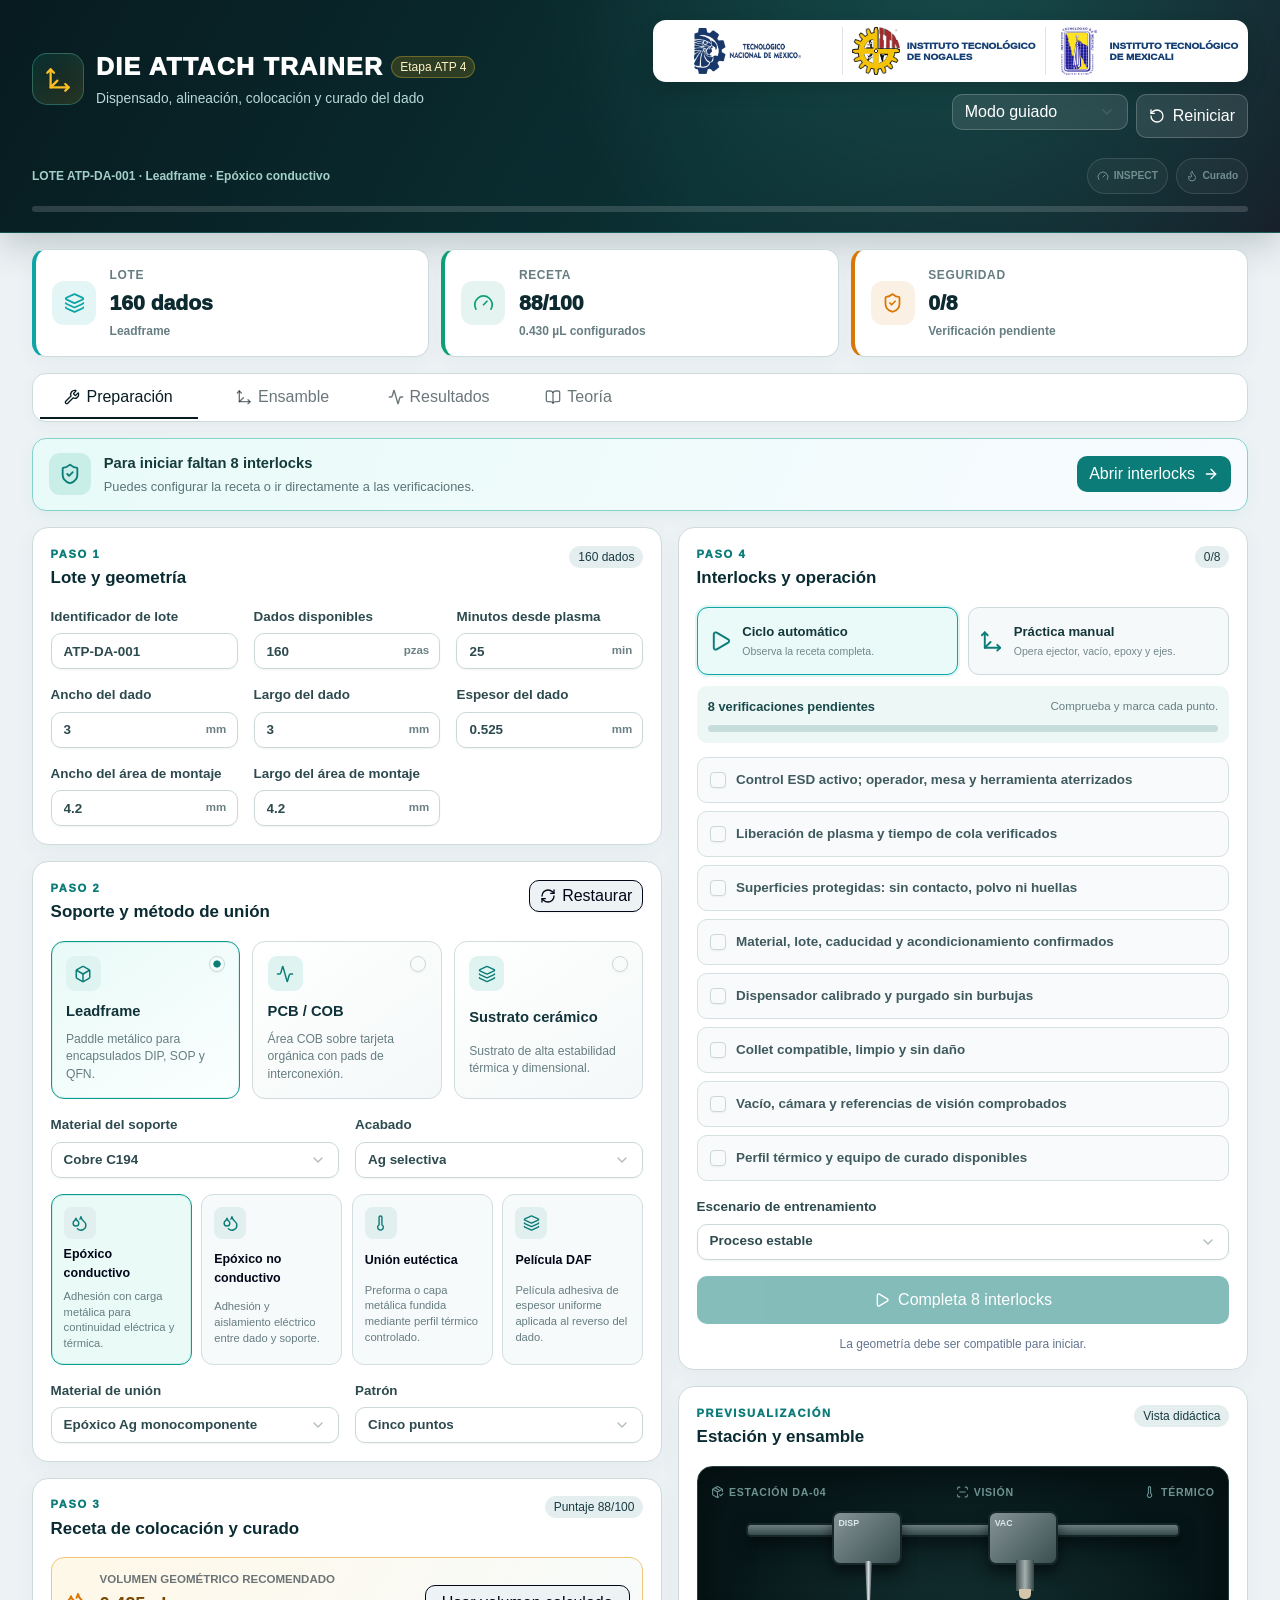
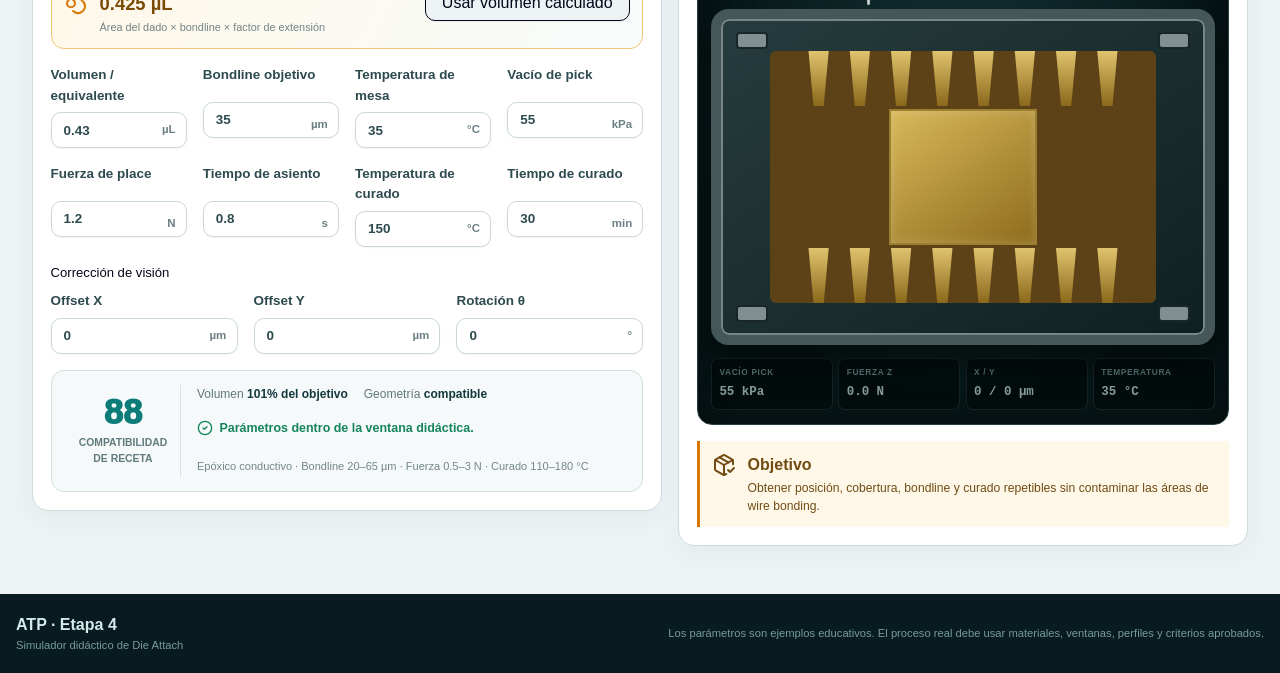
<file: simuladores/die-attach-trainer/index.html>
<!DOCTYPE html><html lang="es-MX"><head><meta charSet="utf-8"/><meta name="viewport" content="width=device-width, initial-scale=1"/><link rel="preload" as="image" href="logo-tecnm.png"/><link rel="preload" as="image" href="logo-itn.png"/><link rel="preload" as="image" href="logo-it-mexicali.jpeg"/><link rel="stylesheet" href="assets/index-BeoumO0F.css" data-rsc-css-href="./assets/index-BeoumO0F.css" data-precedence="vite-rsc/importer-resources"/><link rel="modulepreload" href="assets/layout-segment-context-BAgEALQc.js" crossorigin=""/><link rel="modulepreload" href="assets/rolldown-runtime-S-ySWqyJ.js" crossorigin=""/><link rel="modulepreload" href="assets/index-BVlA6HMQ.js" crossorigin=""/><link rel="modulepreload" href="assets/framework-CXnKph_e.js" crossorigin=""/><link rel="modulepreload" href="assets/page-5X5Tco9Y.js" crossorigin=""/><title>Die Attach Trainer · ATP Etapa 4</title><meta name="description" content="Simulador didáctico de Die Attach con ciclo automático y transferencia manual interactiva desde la oblea al soporte."/><link rel="shortcut icon" href="favicon.svg"/><link rel="icon" href="favicon.svg"/><meta name="codex-preview" content="development"/><script>self.__VINEXT_RSC_PARAMS__={}</script><script>self.__VINEXT_RSC_NAV__={"pathname":"/","searchParams":[]}</script><link rel="modulepreload" href="assets/index-BVlA6HMQ.js" />
</head><body class="antialiased"><main class="min-h-screen bg-[#edf3f5] text-slate-950"><section aria-label="Notifications alt+T" tabindex="-1" aria-live="polite" aria-relevant="additions text" aria-atomic="false" data-react-aria-top-layer="true"></section><header class="instrument-header"><div class="mx-auto flex max-w-[1520px] flex-col gap-4 px-4 py-5 sm:px-6 lg:flex-row lg:items-center lg:justify-between lg:px-8"><div class="flex items-center gap-3"><div class="stage-mark"><svg xmlns="http://www.w3.org/2000/svg" width="24" height="24" viewBox="0 0 24 24" fill="none" stroke="currentColor" stroke-width="2" stroke-linecap="round" stroke-linejoin="round" class="lucide lucide-move3d lucide-move-3d" aria-hidden="true"><path d="M5 3v16h16"></path><path d="m5 19 6-6"></path><path d="m2 6 3-3 3 3"></path><path d="m18 16 3 3-3 3"></path></svg></div><div><div class="flex flex-wrap items-center gap-2"><h1>DIE ATTACH TRAINER</h1><span data-slot="badge" data-variant="default" class="inline-flex w-fit shrink-0 items-center justify-center gap-1 overflow-hidden rounded-full px-2 py-0.5 text-xs font-medium whitespace-nowrap transition-[color,box-shadow] focus-visible:border-ring focus-visible:ring-[3px] focus-visible:ring-ring/50 aria-invalid:border-destructive aria-invalid:ring-destructive/20 dark:aria-invalid:ring-destructive/40 [&amp;&gt;svg]:pointer-events-none [&amp;&gt;svg]:size-3 [a&amp;]:hover:bg-primary/90 border border-amber-300/30 bg-amber-400/15 text-amber-100">Etapa ATP 4</span></div><p>Dispensado, alineación, colocación y curado del dado</p></div></div><div class="header-tools"><div class="institutional-brand" aria-label="Instituciones participantes"><div class="tecnm-brand"><img class="tecnm-logo" src="logo-tecnm.png" width="344" height="147" alt="Tecnológico Nacional de México"/></div><span class="brand-divider"></span><div class="campus-brand"><img class="campus-logo" src="logo-itn.png" width="92" height="92" alt="Instituto Tecnológico de Nogales"/><span>Instituto Tecnológico<br/>de Nogales</span></div><span class="brand-divider"></span><div class="campus-brand"><img class="campus-logo mexicali-logo" src="logo-it-mexicali.jpeg" width="92" height="92" alt="Instituto Tecnológico de Mexicali"/><span>Instituto Tecnológico<br/>de Mexicali</span></div></div><div class="flex flex-wrap gap-2 lg:justify-end"><button type="button" role="combobox" aria-expanded="false" aria-autocomplete="none" dir="ltr" data-state="closed" data-slot="select-trigger" data-size="default" class="flex w-fit items-center justify-between gap-2 rounded-md border px-3 py-2 text-sm whitespace-nowrap shadow-xs transition-[color,box-shadow] outline-none focus-visible:border-ring focus-visible:ring-[3px] focus-visible:ring-ring/50 disabled:cursor-not-allowed disabled:opacity-50 aria-invalid:border-destructive aria-invalid:ring-destructive/20 data-[placeholder]:text-muted-foreground data-[size=default]:h-9 data-[size=sm]:h-8 *:data-[slot=select-value]:line-clamp-1 *:data-[slot=select-value]:flex *:data-[slot=select-value]:items-center *:data-[slot=select-value]:gap-2 dark:bg-input/30 dark:hover:bg-input/50 dark:aria-invalid:ring-destructive/40 [&amp;_svg]:pointer-events-none [&amp;_svg]:shrink-0 [&amp;_svg:not([class*=&#x27;size-&#x27;])]:size-4 [&amp;_svg:not([class*=&#x27;text-&#x27;])]:text-muted-foreground h-11 min-w-44 border-white/20 bg-white/10 text-white"><span data-slot="select-value" style="pointer-events:none"></span><svg xmlns="http://www.w3.org/2000/svg" width="24" height="24" viewBox="0 0 24 24" fill="none" stroke="currentColor" stroke-width="2" stroke-linecap="round" stroke-linejoin="round" class="lucide lucide-chevron-down size-4 opacity-50" aria-hidden="true"><path d="m6 9 6 6 6-6"></path></svg></button><select aria-hidden="true" tabindex="-1" style="position:absolute;border:0;width:1px;height:1px;padding:0;margin:-1px;overflow:hidden;clip:rect(0, 0, 0, 0);white-space:nowrap;word-wrap:normal"></select><button data-slot="button" data-variant="outline" data-size="default" class="inline-flex shrink-0 items-center justify-center gap-2 rounded-md text-sm font-medium whitespace-nowrap transition-all outline-none focus-visible:border-ring focus-visible:ring-[3px] focus-visible:ring-ring/50 disabled:pointer-events-none disabled:opacity-50 aria-invalid:border-destructive aria-invalid:ring-destructive/20 dark:aria-invalid:ring-destructive/40 [&amp;_svg]:pointer-events-none [&amp;_svg]:shrink-0 [&amp;_svg:not([class*=&#x27;size-&#x27;])]:size-4 border shadow-xs dark:border-input dark:bg-input/30 dark:hover:bg-input/50 px-4 py-2 has-[&gt;svg]:px-3 h-11 border-white/20 bg-white/10 text-white hover:bg-white/20 hover:text-white"><svg xmlns="http://www.w3.org/2000/svg" width="24" height="24" viewBox="0 0 24 24" fill="none" stroke="currentColor" stroke-width="2" stroke-linecap="round" stroke-linejoin="round" class="lucide lucide-rotate-ccw" aria-hidden="true"><path d="M3 12a9 9 0 1 0 9-9 9.75 9.75 0 0 0-6.74 2.74L3 8"></path><path d="M3 3v5h5"></path></svg> Reiniciar</button></div></div></div><div class="mx-auto max-w-[1520px] px-4 pb-5 sm:px-6 lg:px-8"><div class="flex flex-wrap items-center justify-between gap-2 text-xs font-bold text-teal-100/80"><span>LOTE <!-- -->ATP-DA-001<!-- --> · <!-- -->Leadframe<!-- --> · <!-- -->Epóxico conductivo</span><div class="flex gap-2"><span class="status-pill  tone-teal"><svg xmlns="http://www.w3.org/2000/svg" width="24" height="24" viewBox="0 0 24 24" fill="none" stroke="currentColor" stroke-width="2" stroke-linecap="round" stroke-linejoin="round" class="lucide lucide-gauge" aria-hidden="true"><path d="m12 14 4-4"></path><path d="M3.34 19a10 10 0 1 1 17.32 0"></path></svg> <!-- -->INSPECT</span><span class="status-pill  tone-amber"><svg xmlns="http://www.w3.org/2000/svg" width="24" height="24" viewBox="0 0 24 24" fill="none" stroke="currentColor" stroke-width="2" stroke-linecap="round" stroke-linejoin="round" class="lucide lucide-flame" aria-hidden="true"><path d="M12 3q1 4 4 6.5t3 5.5a1 1 0 0 1-14 0 5 5 0 0 1 1-3 1 1 0 0 0 5 0c0-2-1.5-3-1.5-5q0-2 2.5-4"></path></svg> <!-- -->Curado</span></div></div><div aria-valuemax="100" aria-valuemin="0" aria-valuenow="0" aria-valuetext="0%" role="progressbar" data-state="loading" data-value="0" data-max="100" data-slot="progress" class="relative w-full overflow-hidden rounded-full mt-3 h-1.5 bg-white/15 [&amp;_[data-slot=progress-indicator]]:bg-amber-400"><div data-state="loading" data-value="0" data-max="100" data-slot="progress-indicator" class="h-full w-full flex-1 bg-primary transition-all" style="transform:translateX(-100%)"></div></div></div></header><section class="mx-auto grid max-w-[1520px] grid-cols-1 gap-3 px-4 py-4 sm:grid-cols-3 sm:px-6 lg:px-8"><article class="metric-card" style="--metric-accent:#0ea5a7"><div class="metric-icon"><svg xmlns="http://www.w3.org/2000/svg" width="24" height="24" viewBox="0 0 24 24" fill="none" stroke="currentColor" stroke-width="2" stroke-linecap="round" stroke-linejoin="round" class="lucide lucide-layers" aria-hidden="true"><path d="M12.83 2.18a2 2 0 0 0-1.66 0L2.6 6.08a1 1 0 0 0 0 1.83l8.58 3.91a2 2 0 0 0 1.66 0l8.58-3.9a1 1 0 0 0 0-1.83z"></path><path d="M2 12a1 1 0 0 0 .58.91l8.6 3.91a2 2 0 0 0 1.65 0l8.58-3.9A1 1 0 0 0 22 12"></path><path d="M2 17a1 1 0 0 0 .58.91l8.6 3.91a2 2 0 0 0 1.65 0l8.58-3.9A1 1 0 0 0 22 17"></path></svg></div><div><p>Lote</p><strong>160 dados</strong><small>Leadframe</small></div></article><article class="metric-card" style="--metric-accent:#0f9f76"><div class="metric-icon"><svg xmlns="http://www.w3.org/2000/svg" width="24" height="24" viewBox="0 0 24 24" fill="none" stroke="currentColor" stroke-width="2" stroke-linecap="round" stroke-linejoin="round" class="lucide lucide-gauge" aria-hidden="true"><path d="m12 14 4-4"></path><path d="M3.34 19a10 10 0 1 1 17.32 0"></path></svg></div><div><p>Receta</p><strong>88/100</strong><small>0.430 µL configurados</small></div></article><article class="metric-card" style="--metric-accent:#d97706"><div class="metric-icon"><svg xmlns="http://www.w3.org/2000/svg" width="24" height="24" viewBox="0 0 24 24" fill="none" stroke="currentColor" stroke-width="2" stroke-linecap="round" stroke-linejoin="round" class="lucide lucide-shield-check" aria-hidden="true"><path d="M20 13c0 5-3.5 7.5-7.66 8.95a1 1 0 0 1-.67-.01C7.5 20.5 4 18 4 13V6a1 1 0 0 1 1-1c2 0 4.5-1.2 6.24-2.72a1.17 1.17 0 0 1 1.52 0C14.51 3.81 17 5 19 5a1 1 0 0 1 1 1z"></path><path d="m9 12 2 2 4-4"></path></svg></div><div><p>Seguridad</p><strong>0/8</strong><small>Verificación pendiente</small></div></article></section><section class="mx-auto max-w-[1520px] px-4 pb-24 sm:px-6 lg:px-8 lg:pb-12"><div dir="ltr" data-orientation="horizontal" data-slot="tabs" class="group/tabs flex data-[orientation=horizontal]:flex-col gap-0"><div class="tab-shell"><div role="tablist" aria-orientation="horizontal" data-slot="tabs-list" data-variant="line" class="group/tabs-list inline-flex w-fit items-center justify-center rounded-lg text-muted-foreground group-data-[orientation=horizontal]/tabs:h-9 group-data-[orientation=vertical]/tabs:h-fit group-data-[orientation=vertical]/tabs:flex-col data-[variant=line]:rounded-none gap-1 h-11 min-w-max bg-transparent p-0" tabindex="-1" data-orientation="horizontal" style="outline:none"><button type="button" role="tab" aria-selected="true" aria-controls="radix-_R_96_-content-setup" data-state="active" id="radix-_R_96_-trigger-setup" data-slot="tabs-trigger" class="relative inline-flex h-[calc(100%-1px)] flex-1 items-center justify-center gap-1.5 rounded-md border border-transparent py-1 text-sm font-medium whitespace-nowrap text-foreground/60 transition-all group-data-[orientation=vertical]/tabs:w-full group-data-[orientation=vertical]/tabs:justify-start hover:text-foreground focus-visible:border-ring focus-visible:ring-[3px] focus-visible:ring-ring/50 focus-visible:outline-1 focus-visible:outline-ring disabled:pointer-events-none disabled:opacity-50 group-data-[variant=default]/tabs-list:data-[state=active]:shadow-sm group-data-[variant=line]/tabs-list:data-[state=active]:shadow-none dark:text-muted-foreground dark:hover:text-foreground [&amp;_svg]:pointer-events-none [&amp;_svg]:shrink-0 [&amp;_svg:not([class*=&#x27;size-&#x27;])]:size-4 group-data-[variant=line]/tabs-list:bg-transparent group-data-[variant=line]/tabs-list:data-[state=active]:bg-transparent dark:group-data-[variant=line]/tabs-list:data-[state=active]:border-transparent dark:group-data-[variant=line]/tabs-list:data-[state=active]:bg-transparent data-[state=active]:bg-background data-[state=active]:text-foreground dark:data-[state=active]:border-input dark:data-[state=active]:bg-input/30 dark:data-[state=active]:text-foreground after:absolute after:bg-foreground after:opacity-0 after:transition-opacity group-data-[orientation=horizontal]/tabs:after:inset-x-0 group-data-[orientation=horizontal]/tabs:after:bottom-[-5px] group-data-[orientation=horizontal]/tabs:after:h-0.5 group-data-[orientation=vertical]/tabs:after:inset-y-0 group-data-[orientation=vertical]/tabs:after:-right-1 group-data-[orientation=vertical]/tabs:after:w-0.5 group-data-[variant=line]/tabs-list:data-[state=active]:after:opacity-100 min-w-40 px-4" tabindex="-1" data-orientation="horizontal" data-radix-collection-item=""><svg xmlns="http://www.w3.org/2000/svg" width="24" height="24" viewBox="0 0 24 24" fill="none" stroke="currentColor" stroke-width="2" stroke-linecap="round" stroke-linejoin="round" class="lucide lucide-wrench" aria-hidden="true"><path d="M14.7 6.3a1 1 0 0 0 0 1.4l1.6 1.6a1 1 0 0 0 1.4 0l3.106-3.105c.32-.322.863-.22.983.218a6 6 0 0 1-8.259 7.057l-7.91 7.91a1 1 0 0 1-2.999-3l7.91-7.91a6 6 0 0 1 7.057-8.259c.438.12.54.662.219.984z"></path></svg> Preparación</button><button type="button" role="tab" aria-selected="false" aria-controls="radix-_R_96_-content-cycle" data-state="inactive" id="radix-_R_96_-trigger-cycle" data-slot="tabs-trigger" class="relative inline-flex h-[calc(100%-1px)] flex-1 items-center justify-center gap-1.5 rounded-md border border-transparent py-1 text-sm font-medium whitespace-nowrap text-foreground/60 transition-all group-data-[orientation=vertical]/tabs:w-full group-data-[orientation=vertical]/tabs:justify-start hover:text-foreground focus-visible:border-ring focus-visible:ring-[3px] focus-visible:ring-ring/50 focus-visible:outline-1 focus-visible:outline-ring disabled:pointer-events-none disabled:opacity-50 group-data-[variant=default]/tabs-list:data-[state=active]:shadow-sm group-data-[variant=line]/tabs-list:data-[state=active]:shadow-none dark:text-muted-foreground dark:hover:text-foreground [&amp;_svg]:pointer-events-none [&amp;_svg]:shrink-0 [&amp;_svg:not([class*=&#x27;size-&#x27;])]:size-4 group-data-[variant=line]/tabs-list:bg-transparent group-data-[variant=line]/tabs-list:data-[state=active]:bg-transparent dark:group-data-[variant=line]/tabs-list:data-[state=active]:border-transparent dark:group-data-[variant=line]/tabs-list:data-[state=active]:bg-transparent data-[state=active]:bg-background data-[state=active]:text-foreground dark:data-[state=active]:border-input dark:data-[state=active]:bg-input/30 dark:data-[state=active]:text-foreground after:absolute after:bg-foreground after:opacity-0 after:transition-opacity group-data-[orientation=horizontal]/tabs:after:inset-x-0 group-data-[orientation=horizontal]/tabs:after:bottom-[-5px] group-data-[orientation=horizontal]/tabs:after:h-0.5 group-data-[orientation=vertical]/tabs:after:inset-y-0 group-data-[orientation=vertical]/tabs:after:-right-1 group-data-[orientation=vertical]/tabs:after:w-0.5 group-data-[variant=line]/tabs-list:data-[state=active]:after:opacity-100 min-w-40 px-4" tabindex="-1" data-orientation="horizontal" data-radix-collection-item=""><svg xmlns="http://www.w3.org/2000/svg" width="24" height="24" viewBox="0 0 24 24" fill="none" stroke="currentColor" stroke-width="2" stroke-linecap="round" stroke-linejoin="round" class="lucide lucide-move3d lucide-move-3d" aria-hidden="true"><path d="M5 3v16h16"></path><path d="m5 19 6-6"></path><path d="m2 6 3-3 3 3"></path><path d="m18 16 3 3-3 3"></path></svg> Ensamble</button><button type="button" role="tab" aria-selected="false" aria-controls="radix-_R_96_-content-results" data-state="inactive" id="radix-_R_96_-trigger-results" data-slot="tabs-trigger" class="relative inline-flex h-[calc(100%-1px)] flex-1 items-center justify-center gap-1.5 rounded-md border border-transparent py-1 text-sm font-medium whitespace-nowrap text-foreground/60 transition-all group-data-[orientation=vertical]/tabs:w-full group-data-[orientation=vertical]/tabs:justify-start hover:text-foreground focus-visible:border-ring focus-visible:ring-[3px] focus-visible:ring-ring/50 focus-visible:outline-1 focus-visible:outline-ring disabled:pointer-events-none disabled:opacity-50 group-data-[variant=default]/tabs-list:data-[state=active]:shadow-sm group-data-[variant=line]/tabs-list:data-[state=active]:shadow-none dark:text-muted-foreground dark:hover:text-foreground [&amp;_svg]:pointer-events-none [&amp;_svg]:shrink-0 [&amp;_svg:not([class*=&#x27;size-&#x27;])]:size-4 group-data-[variant=line]/tabs-list:bg-transparent group-data-[variant=line]/tabs-list:data-[state=active]:bg-transparent dark:group-data-[variant=line]/tabs-list:data-[state=active]:border-transparent dark:group-data-[variant=line]/tabs-list:data-[state=active]:bg-transparent data-[state=active]:bg-background data-[state=active]:text-foreground dark:data-[state=active]:border-input dark:data-[state=active]:bg-input/30 dark:data-[state=active]:text-foreground after:absolute after:bg-foreground after:opacity-0 after:transition-opacity group-data-[orientation=horizontal]/tabs:after:inset-x-0 group-data-[orientation=horizontal]/tabs:after:bottom-[-5px] group-data-[orientation=horizontal]/tabs:after:h-0.5 group-data-[orientation=vertical]/tabs:after:inset-y-0 group-data-[orientation=vertical]/tabs:after:-right-1 group-data-[orientation=vertical]/tabs:after:w-0.5 group-data-[variant=line]/tabs-list:data-[state=active]:after:opacity-100 min-w-36 px-4" tabindex="-1" data-orientation="horizontal" data-radix-collection-item=""><svg xmlns="http://www.w3.org/2000/svg" width="24" height="24" viewBox="0 0 24 24" fill="none" stroke="currentColor" stroke-width="2" stroke-linecap="round" stroke-linejoin="round" class="lucide lucide-activity" aria-hidden="true"><path d="M22 12h-2.48a2 2 0 0 0-1.93 1.46l-2.35 8.36a.25.25 0 0 1-.48 0L9.24 2.18a.25.25 0 0 0-.48 0l-2.35 8.36A2 2 0 0 1 4.49 12H2"></path></svg> Resultados</button><button type="button" role="tab" aria-selected="false" aria-controls="radix-_R_96_-content-theory" data-state="inactive" id="radix-_R_96_-trigger-theory" data-slot="tabs-trigger" class="relative inline-flex h-[calc(100%-1px)] flex-1 items-center justify-center gap-1.5 rounded-md border border-transparent py-1 text-sm font-medium whitespace-nowrap text-foreground/60 transition-all group-data-[orientation=vertical]/tabs:w-full group-data-[orientation=vertical]/tabs:justify-start hover:text-foreground focus-visible:border-ring focus-visible:ring-[3px] focus-visible:ring-ring/50 focus-visible:outline-1 focus-visible:outline-ring disabled:pointer-events-none disabled:opacity-50 group-data-[variant=default]/tabs-list:data-[state=active]:shadow-sm group-data-[variant=line]/tabs-list:data-[state=active]:shadow-none dark:text-muted-foreground dark:hover:text-foreground [&amp;_svg]:pointer-events-none [&amp;_svg]:shrink-0 [&amp;_svg:not([class*=&#x27;size-&#x27;])]:size-4 group-data-[variant=line]/tabs-list:bg-transparent group-data-[variant=line]/tabs-list:data-[state=active]:bg-transparent dark:group-data-[variant=line]/tabs-list:data-[state=active]:border-transparent dark:group-data-[variant=line]/tabs-list:data-[state=active]:bg-transparent data-[state=active]:bg-background data-[state=active]:text-foreground dark:data-[state=active]:border-input dark:data-[state=active]:bg-input/30 dark:data-[state=active]:text-foreground after:absolute after:bg-foreground after:opacity-0 after:transition-opacity group-data-[orientation=horizontal]/tabs:after:inset-x-0 group-data-[orientation=horizontal]/tabs:after:bottom-[-5px] group-data-[orientation=horizontal]/tabs:after:h-0.5 group-data-[orientation=vertical]/tabs:after:inset-y-0 group-data-[orientation=vertical]/tabs:after:-right-1 group-data-[orientation=vertical]/tabs:after:w-0.5 group-data-[variant=line]/tabs-list:data-[state=active]:after:opacity-100 min-w-32 px-4" tabindex="-1" data-orientation="horizontal" data-radix-collection-item=""><svg xmlns="http://www.w3.org/2000/svg" width="24" height="24" viewBox="0 0 24 24" fill="none" stroke="currentColor" stroke-width="2" stroke-linecap="round" stroke-linejoin="round" class="lucide lucide-book-open" aria-hidden="true"><path d="M12 5v16"></path><path d="M20.001 19A2 2 0 0022 17V5a2 2 0 00-1.999-2L16 3.002A5 5 0 0012 5a5 5 0 00-4-2H4a2 2 0 00-2 2v12a2 2 0 001.999 2H8a5 5 0 014 2 5 5 0 014-2z"></path></svg> Teoría</button></div></div><div data-state="active" data-orientation="horizontal" role="tabpanel" aria-labelledby="radix-_R_96_-trigger-setup" id="radix-_R_96_-content-setup" tabindex="0" data-slot="tabs-content" class="flex-1 outline-none space-y-4" style="animation-duration:0s"><div class="setup-progress-banner"><div class="setup-progress-icon"><svg xmlns="http://www.w3.org/2000/svg" width="24" height="24" viewBox="0 0 24 24" fill="none" stroke="currentColor" stroke-width="2" stroke-linecap="round" stroke-linejoin="round" class="lucide lucide-shield-check" aria-hidden="true"><path d="M20 13c0 5-3.5 7.5-7.66 8.95a1 1 0 0 1-.67-.01C7.5 20.5 4 18 4 13V6a1 1 0 0 1 1-1c2 0 4.5-1.2 6.24-2.72a1.17 1.17 0 0 1 1.52 0C14.51 3.81 17 5 19 5a1 1 0 0 1 1 1z"></path><path d="m9 12 2 2 4-4"></path></svg></div><div><strong>Para iniciar faltan <!-- -->8<!-- --> interlocks</strong><span>Puedes configurar la receta o ir directamente a las verificaciones.</span></div><button data-slot="button" data-variant="default" data-size="default" class="inline-flex shrink-0 items-center justify-center gap-2 rounded-md text-sm font-medium whitespace-nowrap transition-all outline-none focus-visible:border-ring focus-visible:ring-[3px] focus-visible:ring-ring/50 disabled:pointer-events-none disabled:opacity-50 aria-invalid:border-destructive aria-invalid:ring-destructive/20 dark:aria-invalid:ring-destructive/40 [&amp;_svg]:pointer-events-none [&amp;_svg]:shrink-0 [&amp;_svg:not([class*=&#x27;size-&#x27;])]:size-4 bg-primary text-primary-foreground hover:bg-primary/90 h-9 px-4 py-2 has-[&gt;svg]:px-3">Abrir interlocks <svg xmlns="http://www.w3.org/2000/svg" width="24" height="24" viewBox="0 0 24 24" fill="none" stroke="currentColor" stroke-width="2" stroke-linecap="round" stroke-linejoin="round" class="lucide lucide-arrow-right" aria-hidden="true"><path d="M5 12h14"></path><path d="m12 5 7 7-7 7"></path></svg></button></div><div class="grid gap-4 xl:grid-cols-[1.05fr_.95fr]"><div class="space-y-4"><section class="panel-card"><div class="panel-heading"><div><p class="eyebrow">PASO 1</p><h2>Lote y geometría</h2></div><span data-slot="badge" data-variant="secondary" class="inline-flex w-fit shrink-0 items-center justify-center gap-1 overflow-hidden rounded-full border border-transparent px-2 py-0.5 text-xs font-medium whitespace-nowrap transition-[color,box-shadow] focus-visible:border-ring focus-visible:ring-[3px] focus-visible:ring-ring/50 aria-invalid:border-destructive aria-invalid:ring-destructive/20 dark:aria-invalid:ring-destructive/40 [&amp;&gt;svg]:pointer-events-none [&amp;&gt;svg]:size-3 bg-secondary text-secondary-foreground [a&amp;]:hover:bg-secondary/90">160 dados</span></div><div class="grid gap-4 sm:grid-cols-2 lg:grid-cols-3"><label class="field-block"><span>Identificador de lote</span><input data-slot="input" class="h-9 w-full min-w-0 rounded-md border border-input bg-transparent px-3 py-1 text-base shadow-xs transition-[color,box-shadow] outline-none selection:bg-primary selection:text-primary-foreground file:inline-flex file:h-7 file:border-0 file:bg-transparent file:text-sm file:font-medium file:text-foreground placeholder:text-muted-foreground disabled:pointer-events-none disabled:cursor-not-allowed disabled:opacity-50 md:text-sm dark:bg-input/30 focus-visible:border-ring focus-visible:ring-[3px] focus-visible:ring-ring/50 aria-invalid:border-destructive aria-invalid:ring-destructive/20 dark:aria-invalid:ring-destructive/40" value="ATP-DA-001"/></label><label class="field-block"><span>Dados disponibles</span><div class="number-wrap"><input type="number" data-slot="input" class="h-9 w-full min-w-0 rounded-md border border-input bg-transparent px-3 py-1 text-base shadow-xs transition-[color,box-shadow] outline-none selection:bg-primary selection:text-primary-foreground file:inline-flex file:h-7 file:border-0 file:bg-transparent file:text-sm file:font-medium file:text-foreground placeholder:text-muted-foreground disabled:pointer-events-none disabled:cursor-not-allowed disabled:opacity-50 md:text-sm dark:bg-input/30 focus-visible:border-ring focus-visible:ring-[3px] focus-visible:ring-ring/50 aria-invalid:border-destructive aria-invalid:ring-destructive/20 dark:aria-invalid:ring-destructive/40" min="1" max="10000" step="1" value="160"/><small>pzas</small></div></label><label class="field-block"><span>Minutos desde plasma</span><div class="number-wrap"><input type="number" data-slot="input" class="h-9 w-full min-w-0 rounded-md border border-input bg-transparent px-3 py-1 text-base shadow-xs transition-[color,box-shadow] outline-none selection:bg-primary selection:text-primary-foreground file:inline-flex file:h-7 file:border-0 file:bg-transparent file:text-sm file:font-medium file:text-foreground placeholder:text-muted-foreground disabled:pointer-events-none disabled:cursor-not-allowed disabled:opacity-50 md:text-sm dark:bg-input/30 focus-visible:border-ring focus-visible:ring-[3px] focus-visible:ring-ring/50 aria-invalid:border-destructive aria-invalid:ring-destructive/20 dark:aria-invalid:ring-destructive/40" min="0" max="1440" step="5" value="25"/><small>min</small></div></label><label class="field-block"><span>Ancho del dado</span><div class="number-wrap"><input type="number" data-slot="input" class="h-9 w-full min-w-0 rounded-md border border-input bg-transparent px-3 py-1 text-base shadow-xs transition-[color,box-shadow] outline-none selection:bg-primary selection:text-primary-foreground file:inline-flex file:h-7 file:border-0 file:bg-transparent file:text-sm file:font-medium file:text-foreground placeholder:text-muted-foreground disabled:pointer-events-none disabled:cursor-not-allowed disabled:opacity-50 md:text-sm dark:bg-input/30 focus-visible:border-ring focus-visible:ring-[3px] focus-visible:ring-ring/50 aria-invalid:border-destructive aria-invalid:ring-destructive/20 dark:aria-invalid:ring-destructive/40" min="0.5" max="20" step="0.1" value="3"/><small>mm</small></div></label><label class="field-block"><span>Largo del dado</span><div class="number-wrap"><input type="number" data-slot="input" class="h-9 w-full min-w-0 rounded-md border border-input bg-transparent px-3 py-1 text-base shadow-xs transition-[color,box-shadow] outline-none selection:bg-primary selection:text-primary-foreground file:inline-flex file:h-7 file:border-0 file:bg-transparent file:text-sm file:font-medium file:text-foreground placeholder:text-muted-foreground disabled:pointer-events-none disabled:cursor-not-allowed disabled:opacity-50 md:text-sm dark:bg-input/30 focus-visible:border-ring focus-visible:ring-[3px] focus-visible:ring-ring/50 aria-invalid:border-destructive aria-invalid:ring-destructive/20 dark:aria-invalid:ring-destructive/40" min="0.5" max="20" step="0.1" value="3"/><small>mm</small></div></label><label class="field-block"><span>Espesor del dado</span><div class="number-wrap"><input type="number" data-slot="input" class="h-9 w-full min-w-0 rounded-md border border-input bg-transparent px-3 py-1 text-base shadow-xs transition-[color,box-shadow] outline-none selection:bg-primary selection:text-primary-foreground file:inline-flex file:h-7 file:border-0 file:bg-transparent file:text-sm file:font-medium file:text-foreground placeholder:text-muted-foreground disabled:pointer-events-none disabled:cursor-not-allowed disabled:opacity-50 md:text-sm dark:bg-input/30 focus-visible:border-ring focus-visible:ring-[3px] focus-visible:ring-ring/50 aria-invalid:border-destructive aria-invalid:ring-destructive/20 dark:aria-invalid:ring-destructive/40" min="0.05" max="2" step="0.025" value="0.525"/><small>mm</small></div></label><label class="field-block"><span>Ancho del área de montaje</span><div class="number-wrap"><input type="number" data-slot="input" class="h-9 w-full min-w-0 rounded-md border border-input bg-transparent px-3 py-1 text-base shadow-xs transition-[color,box-shadow] outline-none selection:bg-primary selection:text-primary-foreground file:inline-flex file:h-7 file:border-0 file:bg-transparent file:text-sm file:font-medium file:text-foreground placeholder:text-muted-foreground disabled:pointer-events-none disabled:cursor-not-allowed disabled:opacity-50 md:text-sm dark:bg-input/30 focus-visible:border-ring focus-visible:ring-[3px] focus-visible:ring-ring/50 aria-invalid:border-destructive aria-invalid:ring-destructive/20 dark:aria-invalid:ring-destructive/40" min="0.5" max="30" step="0.1" value="4.2"/><small>mm</small></div></label><label class="field-block"><span>Largo del área de montaje</span><div class="number-wrap"><input type="number" data-slot="input" class="h-9 w-full min-w-0 rounded-md border border-input bg-transparent px-3 py-1 text-base shadow-xs transition-[color,box-shadow] outline-none selection:bg-primary selection:text-primary-foreground file:inline-flex file:h-7 file:border-0 file:bg-transparent file:text-sm file:font-medium file:text-foreground placeholder:text-muted-foreground disabled:pointer-events-none disabled:cursor-not-allowed disabled:opacity-50 md:text-sm dark:bg-input/30 focus-visible:border-ring focus-visible:ring-[3px] focus-visible:ring-ring/50 aria-invalid:border-destructive aria-invalid:ring-destructive/20 dark:aria-invalid:ring-destructive/40" min="0.5" max="30" step="0.1" value="4.2"/><small>mm</small></div></label></div></section><section class="panel-card"><div class="panel-heading"><div><p class="eyebrow">PASO 2</p><h2>Soporte y método de unión</h2></div><button data-slot="button" data-variant="outline" data-size="sm" class="inline-flex shrink-0 items-center justify-center text-sm font-medium whitespace-nowrap transition-all outline-none focus-visible:border-ring focus-visible:ring-[3px] focus-visible:ring-ring/50 disabled:pointer-events-none disabled:opacity-50 aria-invalid:border-destructive aria-invalid:ring-destructive/20 dark:aria-invalid:ring-destructive/40 [&amp;_svg]:pointer-events-none [&amp;_svg]:shrink-0 [&amp;_svg:not([class*=&#x27;size-&#x27;])]:size-4 border bg-background shadow-xs hover:bg-accent hover:text-accent-foreground dark:border-input dark:bg-input/30 dark:hover:bg-input/50 h-8 gap-1.5 rounded-md px-3 has-[&gt;svg]:px-2.5"><svg xmlns="http://www.w3.org/2000/svg" width="24" height="24" viewBox="0 0 24 24" fill="none" stroke="currentColor" stroke-width="2" stroke-linecap="round" stroke-linejoin="round" class="lucide lucide-refresh-cw" aria-hidden="true"><path d="M3 12a9 9 0 0 1 9-9 9.75 9.75 0 0 1 6.74 2.74L21 8"></path><path d="M21 3v5h-5"></path><path d="M21 12a9 9 0 0 1-9 9 9.75 9.75 0 0 1-6.74-2.74L3 16"></path><path d="M8 16H3v5"></path></svg> Restaurar</button></div><div role="radiogroup" aria-required="false" dir="ltr" data-slot="radio-group" class="grid gap-3 md:grid-cols-3" tabindex="-1" style="outline:none"><label class="support-choice is-selected"><div class="flex items-start justify-between"><span class="choice-icon"><svg xmlns="http://www.w3.org/2000/svg" width="24" height="24" viewBox="0 0 24 24" fill="none" stroke="currentColor" stroke-width="2" stroke-linecap="round" stroke-linejoin="round" class="lucide lucide-box" aria-hidden="true"><path d="M21 8a2 2 0 0 0-1-1.73l-7-4a2 2 0 0 0-2 0l-7 4A2 2 0 0 0 3 8v8a2 2 0 0 0 1 1.73l7 4a2 2 0 0 0 2 0l7-4A2 2 0 0 0 21 16Z"></path><path d="m3.3 7 8.7 5 8.7-5"></path><path d="M12 22V12"></path></svg></span><button type="button" role="radio" aria-checked="true" data-state="checked" value="leadframe" data-slot="radio-group-item" class="aspect-square size-4 shrink-0 rounded-full border border-input text-primary shadow-xs transition-[color,box-shadow] outline-none focus-visible:border-ring focus-visible:ring-[3px] focus-visible:ring-ring/50 disabled:cursor-not-allowed disabled:opacity-50 aria-invalid:border-destructive aria-invalid:ring-destructive/20 dark:bg-input/30 dark:aria-invalid:ring-destructive/40" tabindex="-1" data-radix-collection-item=""><span data-state="checked" data-slot="radio-group-indicator" class="relative flex items-center justify-center"><svg xmlns="http://www.w3.org/2000/svg" width="24" height="24" viewBox="0 0 24 24" fill="none" stroke="currentColor" stroke-width="2" stroke-linecap="round" stroke-linejoin="round" class="lucide lucide-circle absolute top-1/2 left-1/2 size-2 -translate-x-1/2 -translate-y-1/2 fill-primary" aria-hidden="true"><circle cx="12" cy="12" r="10"></circle></svg></span></button><input type="radio" aria-hidden="true" tabindex="-1" style="position:absolute;pointer-events:none;opacity:0;margin:0;transform:translateX(-100%)" checked="" value="leadframe"/></div><strong>Leadframe</strong><small>Paddle metálico para encapsulados DIP, SOP y QFN.</small></label><label class="support-choice "><div class="flex items-start justify-between"><span class="choice-icon"><svg xmlns="http://www.w3.org/2000/svg" width="24" height="24" viewBox="0 0 24 24" fill="none" stroke="currentColor" stroke-width="2" stroke-linecap="round" stroke-linejoin="round" class="lucide lucide-activity" aria-hidden="true"><path d="M22 12h-2.48a2 2 0 0 0-1.93 1.46l-2.35 8.36a.25.25 0 0 1-.48 0L9.24 2.18a.25.25 0 0 0-.48 0l-2.35 8.36A2 2 0 0 1 4.49 12H2"></path></svg></span><button type="button" role="radio" aria-checked="false" data-state="unchecked" value="pcb" data-slot="radio-group-item" class="aspect-square size-4 shrink-0 rounded-full border border-input text-primary shadow-xs transition-[color,box-shadow] outline-none focus-visible:border-ring focus-visible:ring-[3px] focus-visible:ring-ring/50 disabled:cursor-not-allowed disabled:opacity-50 aria-invalid:border-destructive aria-invalid:ring-destructive/20 dark:bg-input/30 dark:aria-invalid:ring-destructive/40" tabindex="-1" data-radix-collection-item=""></button><input type="radio" aria-hidden="true" tabindex="-1" style="position:absolute;pointer-events:none;opacity:0;margin:0;transform:translateX(-100%)" value="pcb"/></div><strong>PCB / COB</strong><small>Área COB sobre tarjeta orgánica con pads de interconexión.</small></label><label class="support-choice "><div class="flex items-start justify-between"><span class="choice-icon"><svg xmlns="http://www.w3.org/2000/svg" width="24" height="24" viewBox="0 0 24 24" fill="none" stroke="currentColor" stroke-width="2" stroke-linecap="round" stroke-linejoin="round" class="lucide lucide-layers" aria-hidden="true"><path d="M12.83 2.18a2 2 0 0 0-1.66 0L2.6 6.08a1 1 0 0 0 0 1.83l8.58 3.91a2 2 0 0 0 1.66 0l8.58-3.9a1 1 0 0 0 0-1.83z"></path><path d="M2 12a1 1 0 0 0 .58.91l8.6 3.91a2 2 0 0 0 1.65 0l8.58-3.9A1 1 0 0 0 22 12"></path><path d="M2 17a1 1 0 0 0 .58.91l8.6 3.91a2 2 0 0 0 1.65 0l8.58-3.9A1 1 0 0 0 22 17"></path></svg></span><button type="button" role="radio" aria-checked="false" data-state="unchecked" value="ceramic" data-slot="radio-group-item" class="aspect-square size-4 shrink-0 rounded-full border border-input text-primary shadow-xs transition-[color,box-shadow] outline-none focus-visible:border-ring focus-visible:ring-[3px] focus-visible:ring-ring/50 disabled:cursor-not-allowed disabled:opacity-50 aria-invalid:border-destructive aria-invalid:ring-destructive/20 dark:bg-input/30 dark:aria-invalid:ring-destructive/40" tabindex="-1" data-radix-collection-item=""></button><input type="radio" aria-hidden="true" tabindex="-1" style="position:absolute;pointer-events:none;opacity:0;margin:0;transform:translateX(-100%)" value="ceramic"/></div><strong>Sustrato cerámico</strong><small>Sustrato de alta estabilidad térmica y dimensional.</small></label></div><div class="mt-4 grid gap-4 sm:grid-cols-2"><label class="field-block"><span>Material del soporte</span><button type="button" role="combobox" aria-expanded="false" aria-autocomplete="none" dir="ltr" data-state="closed" data-slot="select-trigger" data-size="default" class="flex items-center justify-between gap-2 rounded-md border border-input bg-transparent px-3 py-2 text-sm whitespace-nowrap shadow-xs transition-[color,box-shadow] outline-none focus-visible:border-ring focus-visible:ring-[3px] focus-visible:ring-ring/50 disabled:cursor-not-allowed disabled:opacity-50 aria-invalid:border-destructive aria-invalid:ring-destructive/20 data-[placeholder]:text-muted-foreground data-[size=default]:h-9 data-[size=sm]:h-8 *:data-[slot=select-value]:line-clamp-1 *:data-[slot=select-value]:flex *:data-[slot=select-value]:items-center *:data-[slot=select-value]:gap-2 dark:bg-input/30 dark:hover:bg-input/50 dark:aria-invalid:ring-destructive/40 [&amp;_svg]:pointer-events-none [&amp;_svg]:shrink-0 [&amp;_svg:not([class*=&#x27;size-&#x27;])]:size-4 [&amp;_svg:not([class*=&#x27;text-&#x27;])]:text-muted-foreground w-full"><span data-slot="select-value" style="pointer-events:none"></span><svg xmlns="http://www.w3.org/2000/svg" width="24" height="24" viewBox="0 0 24 24" fill="none" stroke="currentColor" stroke-width="2" stroke-linecap="round" stroke-linejoin="round" class="lucide lucide-chevron-down size-4 opacity-50" aria-hidden="true"><path d="m6 9 6 6 6-6"></path></svg></button><select aria-hidden="true" tabindex="-1" style="position:absolute;border:0;width:1px;height:1px;padding:0;margin:-1px;overflow:hidden;clip:rect(0, 0, 0, 0);white-space:nowrap;word-wrap:normal"></select></label><label class="field-block"><span>Acabado</span><button type="button" role="combobox" aria-expanded="false" aria-autocomplete="none" dir="ltr" data-state="closed" data-slot="select-trigger" data-size="default" class="flex items-center justify-between gap-2 rounded-md border border-input bg-transparent px-3 py-2 text-sm whitespace-nowrap shadow-xs transition-[color,box-shadow] outline-none focus-visible:border-ring focus-visible:ring-[3px] focus-visible:ring-ring/50 disabled:cursor-not-allowed disabled:opacity-50 aria-invalid:border-destructive aria-invalid:ring-destructive/20 data-[placeholder]:text-muted-foreground data-[size=default]:h-9 data-[size=sm]:h-8 *:data-[slot=select-value]:line-clamp-1 *:data-[slot=select-value]:flex *:data-[slot=select-value]:items-center *:data-[slot=select-value]:gap-2 dark:bg-input/30 dark:hover:bg-input/50 dark:aria-invalid:ring-destructive/40 [&amp;_svg]:pointer-events-none [&amp;_svg]:shrink-0 [&amp;_svg:not([class*=&#x27;size-&#x27;])]:size-4 [&amp;_svg:not([class*=&#x27;text-&#x27;])]:text-muted-foreground w-full"><span data-slot="select-value" style="pointer-events:none"></span><svg xmlns="http://www.w3.org/2000/svg" width="24" height="24" viewBox="0 0 24 24" fill="none" stroke="currentColor" stroke-width="2" stroke-linecap="round" stroke-linejoin="round" class="lucide lucide-chevron-down size-4 opacity-50" aria-hidden="true"><path d="m6 9 6 6 6-6"></path></svg></button><select aria-hidden="true" tabindex="-1" style="position:absolute;border:0;width:1px;height:1px;padding:0;margin:-1px;overflow:hidden;clip:rect(0, 0, 0, 0);white-space:nowrap;word-wrap:normal"></select></label></div><div class="method-grid"><button type="button" class="method-card is-selected"><span><svg xmlns="http://www.w3.org/2000/svg" width="24" height="24" viewBox="0 0 24 24" fill="none" stroke="currentColor" stroke-width="2" stroke-linecap="round" stroke-linejoin="round" class="lucide lucide-droplets" aria-hidden="true"><path d="M7 16.3c2.2 0 4-1.83 4-4.05 0-1.16-.57-2.26-1.71-3.19S7.29 6.75 7 5.3c-.29 1.45-1.14 2.84-2.29 3.76S3 11.1 3 12.25c0 2.22 1.8 4.05 4 4.05z"></path><path d="M12.56 6.6A10.97 10.97 0 0 0 14 3.02c.5 2.5 2 4.9 4 6.5s3 3.5 3 5.5a6.98 6.98 0 0 1-11.91 4.97"></path></svg></span><strong>Epóxico conductivo</strong><small>Adhesión con carga metálica para continuidad eléctrica y térmica.</small></button><button type="button" class="method-card"><span><svg xmlns="http://www.w3.org/2000/svg" width="24" height="24" viewBox="0 0 24 24" fill="none" stroke="currentColor" stroke-width="2" stroke-linecap="round" stroke-linejoin="round" class="lucide lucide-droplets" aria-hidden="true"><path d="M7 16.3c2.2 0 4-1.83 4-4.05 0-1.16-.57-2.26-1.71-3.19S7.29 6.75 7 5.3c-.29 1.45-1.14 2.84-2.29 3.76S3 11.1 3 12.25c0 2.22 1.8 4.05 4 4.05z"></path><path d="M12.56 6.6A10.97 10.97 0 0 0 14 3.02c.5 2.5 2 4.9 4 6.5s3 3.5 3 5.5a6.98 6.98 0 0 1-11.91 4.97"></path></svg></span><strong>Epóxico no conductivo</strong><small>Adhesión y aislamiento eléctrico entre dado y soporte.</small></button><button type="button" class="method-card"><span><svg xmlns="http://www.w3.org/2000/svg" width="24" height="24" viewBox="0 0 24 24" fill="none" stroke="currentColor" stroke-width="2" stroke-linecap="round" stroke-linejoin="round" class="lucide lucide-thermometer" aria-hidden="true"><path d="M14 4v10.54a4 4 0 1 1-4 0V4a2 2 0 0 1 4 0Z"></path></svg></span><strong>Unión eutéctica</strong><small>Preforma o capa metálica fundida mediante perfil térmico controlado.</small></button><button type="button" class="method-card"><span><svg xmlns="http://www.w3.org/2000/svg" width="24" height="24" viewBox="0 0 24 24" fill="none" stroke="currentColor" stroke-width="2" stroke-linecap="round" stroke-linejoin="round" class="lucide lucide-layers" aria-hidden="true"><path d="M12.83 2.18a2 2 0 0 0-1.66 0L2.6 6.08a1 1 0 0 0 0 1.83l8.58 3.91a2 2 0 0 0 1.66 0l8.58-3.9a1 1 0 0 0 0-1.83z"></path><path d="M2 12a1 1 0 0 0 .58.91l8.6 3.91a2 2 0 0 0 1.65 0l8.58-3.9A1 1 0 0 0 22 12"></path><path d="M2 17a1 1 0 0 0 .58.91l8.6 3.91a2 2 0 0 0 1.65 0l8.58-3.9A1 1 0 0 0 22 17"></path></svg></span><strong>Película DAF</strong><small>Película adhesiva de espesor uniforme aplicada al reverso del dado.</small></button></div><div class="mt-4 grid gap-4 sm:grid-cols-2"><label class="field-block"><span>Material de unión</span><button type="button" role="combobox" aria-expanded="false" aria-autocomplete="none" dir="ltr" data-state="closed" data-slot="select-trigger" data-size="default" class="flex items-center justify-between gap-2 rounded-md border border-input bg-transparent px-3 py-2 text-sm whitespace-nowrap shadow-xs transition-[color,box-shadow] outline-none focus-visible:border-ring focus-visible:ring-[3px] focus-visible:ring-ring/50 disabled:cursor-not-allowed disabled:opacity-50 aria-invalid:border-destructive aria-invalid:ring-destructive/20 data-[placeholder]:text-muted-foreground data-[size=default]:h-9 data-[size=sm]:h-8 *:data-[slot=select-value]:line-clamp-1 *:data-[slot=select-value]:flex *:data-[slot=select-value]:items-center *:data-[slot=select-value]:gap-2 dark:bg-input/30 dark:hover:bg-input/50 dark:aria-invalid:ring-destructive/40 [&amp;_svg]:pointer-events-none [&amp;_svg]:shrink-0 [&amp;_svg:not([class*=&#x27;size-&#x27;])]:size-4 [&amp;_svg:not([class*=&#x27;text-&#x27;])]:text-muted-foreground w-full"><span data-slot="select-value" style="pointer-events:none"></span><svg xmlns="http://www.w3.org/2000/svg" width="24" height="24" viewBox="0 0 24 24" fill="none" stroke="currentColor" stroke-width="2" stroke-linecap="round" stroke-linejoin="round" class="lucide lucide-chevron-down size-4 opacity-50" aria-hidden="true"><path d="m6 9 6 6 6-6"></path></svg></button><select aria-hidden="true" tabindex="-1" style="position:absolute;border:0;width:1px;height:1px;padding:0;margin:-1px;overflow:hidden;clip:rect(0, 0, 0, 0);white-space:nowrap;word-wrap:normal"></select></label><label class="field-block"><span>Patrón</span><button type="button" role="combobox" aria-expanded="false" aria-autocomplete="none" dir="ltr" data-state="closed" data-slot="select-trigger" data-size="default" class="flex items-center justify-between gap-2 rounded-md border border-input bg-transparent px-3 py-2 text-sm whitespace-nowrap shadow-xs transition-[color,box-shadow] outline-none focus-visible:border-ring focus-visible:ring-[3px] focus-visible:ring-ring/50 disabled:cursor-not-allowed disabled:opacity-50 aria-invalid:border-destructive aria-invalid:ring-destructive/20 data-[placeholder]:text-muted-foreground data-[size=default]:h-9 data-[size=sm]:h-8 *:data-[slot=select-value]:line-clamp-1 *:data-[slot=select-value]:flex *:data-[slot=select-value]:items-center *:data-[slot=select-value]:gap-2 dark:bg-input/30 dark:hover:bg-input/50 dark:aria-invalid:ring-destructive/40 [&amp;_svg]:pointer-events-none [&amp;_svg]:shrink-0 [&amp;_svg:not([class*=&#x27;size-&#x27;])]:size-4 [&amp;_svg:not([class*=&#x27;text-&#x27;])]:text-muted-foreground w-full"><span data-slot="select-value" style="pointer-events:none"></span><svg xmlns="http://www.w3.org/2000/svg" width="24" height="24" viewBox="0 0 24 24" fill="none" stroke="currentColor" stroke-width="2" stroke-linecap="round" stroke-linejoin="round" class="lucide lucide-chevron-down size-4 opacity-50" aria-hidden="true"><path d="m6 9 6 6 6-6"></path></svg></button><select aria-hidden="true" tabindex="-1" style="position:absolute;border:0;width:1px;height:1px;padding:0;margin:-1px;overflow:hidden;clip:rect(0, 0, 0, 0);white-space:nowrap;word-wrap:normal"></select></label></div></section><section class="panel-card"><div class="panel-heading"><div><p class="eyebrow">PASO 3</p><h2>Receta de colocación y curado</h2></div><span data-slot="badge" data-variant="secondary" class="inline-flex w-fit shrink-0 items-center justify-center gap-1 overflow-hidden rounded-full border border-transparent px-2 py-0.5 text-xs font-medium whitespace-nowrap transition-[color,box-shadow] focus-visible:border-ring focus-visible:ring-[3px] focus-visible:ring-ring/50 aria-invalid:border-destructive aria-invalid:ring-destructive/20 dark:aria-invalid:ring-destructive/40 [&amp;&gt;svg]:pointer-events-none [&amp;&gt;svg]:size-3 bg-secondary text-secondary-foreground [a&amp;]:hover:bg-secondary/90">Puntaje <!-- -->88<!-- -->/100</span></div><div class="recipe-callout"><div><svg xmlns="http://www.w3.org/2000/svg" width="24" height="24" viewBox="0 0 24 24" fill="none" stroke="currentColor" stroke-width="2" stroke-linecap="round" stroke-linejoin="round" class="lucide lucide-droplets" aria-hidden="true"><path d="M7 16.3c2.2 0 4-1.83 4-4.05 0-1.16-.57-2.26-1.71-3.19S7.29 6.75 7 5.3c-.29 1.45-1.14 2.84-2.29 3.76S3 11.1 3 12.25c0 2.22 1.8 4.05 4 4.05z"></path><path d="M12.56 6.6A10.97 10.97 0 0 0 14 3.02c.5 2.5 2 4.9 4 6.5s3 3.5 3 5.5a6.98 6.98 0 0 1-11.91 4.97"></path></svg><p><span>Volumen geométrico recomendado</span><strong>0.425<!-- --> µL</strong><small>Área del dado × bondline × factor de extensión</small></p></div><button data-slot="button" data-variant="outline" data-size="default" class="inline-flex shrink-0 items-center justify-center gap-2 rounded-md text-sm font-medium whitespace-nowrap transition-all outline-none focus-visible:border-ring focus-visible:ring-[3px] focus-visible:ring-ring/50 disabled:pointer-events-none disabled:opacity-50 aria-invalid:border-destructive aria-invalid:ring-destructive/20 dark:aria-invalid:ring-destructive/40 [&amp;_svg]:pointer-events-none [&amp;_svg]:shrink-0 [&amp;_svg:not([class*=&#x27;size-&#x27;])]:size-4 border bg-background shadow-xs hover:bg-accent hover:text-accent-foreground dark:border-input dark:bg-input/30 dark:hover:bg-input/50 h-9 px-4 py-2 has-[&gt;svg]:px-3">Usar volumen calculado</button></div><div class="mt-4 grid gap-4 sm:grid-cols-2 lg:grid-cols-4"><label class="field-block"><span>Volumen / equivalente</span><div class="number-wrap"><input type="number" data-slot="input" class="h-9 w-full min-w-0 rounded-md border border-input bg-transparent px-3 py-1 text-base shadow-xs transition-[color,box-shadow] outline-none selection:bg-primary selection:text-primary-foreground file:inline-flex file:h-7 file:border-0 file:bg-transparent file:text-sm file:font-medium file:text-foreground placeholder:text-muted-foreground disabled:pointer-events-none disabled:cursor-not-allowed disabled:opacity-50 md:text-sm dark:bg-input/30 focus-visible:border-ring focus-visible:ring-[3px] focus-visible:ring-ring/50 aria-invalid:border-destructive aria-invalid:ring-destructive/20 dark:aria-invalid:ring-destructive/40" min="0.01" max="50" step="0.01" value="0.43"/><small>µL</small></div></label><label class="field-block"><span>Bondline objetivo</span><div class="number-wrap"><input type="number" data-slot="input" class="h-9 w-full min-w-0 rounded-md border border-input bg-transparent px-3 py-1 text-base shadow-xs transition-[color,box-shadow] outline-none selection:bg-primary selection:text-primary-foreground file:inline-flex file:h-7 file:border-0 file:bg-transparent file:text-sm file:font-medium file:text-foreground placeholder:text-muted-foreground disabled:pointer-events-none disabled:cursor-not-allowed disabled:opacity-50 md:text-sm dark:bg-input/30 focus-visible:border-ring focus-visible:ring-[3px] focus-visible:ring-ring/50 aria-invalid:border-destructive aria-invalid:ring-destructive/20 dark:aria-invalid:ring-destructive/40" min="5" max="200" step="5" value="35"/><small>µm</small></div></label><label class="field-block"><span>Temperatura de mesa</span><div class="number-wrap"><input type="number" data-slot="input" class="h-9 w-full min-w-0 rounded-md border border-input bg-transparent px-3 py-1 text-base shadow-xs transition-[color,box-shadow] outline-none selection:bg-primary selection:text-primary-foreground file:inline-flex file:h-7 file:border-0 file:bg-transparent file:text-sm file:font-medium file:text-foreground placeholder:text-muted-foreground disabled:pointer-events-none disabled:cursor-not-allowed disabled:opacity-50 md:text-sm dark:bg-input/30 focus-visible:border-ring focus-visible:ring-[3px] focus-visible:ring-ring/50 aria-invalid:border-destructive aria-invalid:ring-destructive/20 dark:aria-invalid:ring-destructive/40" min="20" max="400" step="5" value="35"/><small>°C</small></div></label><label class="field-block"><span>Vacío de pick</span><div class="number-wrap"><input type="number" data-slot="input" class="h-9 w-full min-w-0 rounded-md border border-input bg-transparent px-3 py-1 text-base shadow-xs transition-[color,box-shadow] outline-none selection:bg-primary selection:text-primary-foreground file:inline-flex file:h-7 file:border-0 file:bg-transparent file:text-sm file:font-medium file:text-foreground placeholder:text-muted-foreground disabled:pointer-events-none disabled:cursor-not-allowed disabled:opacity-50 md:text-sm dark:bg-input/30 focus-visible:border-ring focus-visible:ring-[3px] focus-visible:ring-ring/50 aria-invalid:border-destructive aria-invalid:ring-destructive/20 dark:aria-invalid:ring-destructive/40" min="10" max="90" step="5" value="55"/><small>kPa</small></div></label><label class="field-block"><span>Fuerza de place</span><div class="number-wrap"><input type="number" data-slot="input" class="h-9 w-full min-w-0 rounded-md border border-input bg-transparent px-3 py-1 text-base shadow-xs transition-[color,box-shadow] outline-none selection:bg-primary selection:text-primary-foreground file:inline-flex file:h-7 file:border-0 file:bg-transparent file:text-sm file:font-medium file:text-foreground placeholder:text-muted-foreground disabled:pointer-events-none disabled:cursor-not-allowed disabled:opacity-50 md:text-sm dark:bg-input/30 focus-visible:border-ring focus-visible:ring-[3px] focus-visible:ring-ring/50 aria-invalid:border-destructive aria-invalid:ring-destructive/20 dark:aria-invalid:ring-destructive/40" min="0.1" max="20" step="0.1" value="1.2"/><small>N</small></div></label><label class="field-block"><span>Tiempo de asiento</span><div class="number-wrap"><input type="number" data-slot="input" class="h-9 w-full min-w-0 rounded-md border border-input bg-transparent px-3 py-1 text-base shadow-xs transition-[color,box-shadow] outline-none selection:bg-primary selection:text-primary-foreground file:inline-flex file:h-7 file:border-0 file:bg-transparent file:text-sm file:font-medium file:text-foreground placeholder:text-muted-foreground disabled:pointer-events-none disabled:cursor-not-allowed disabled:opacity-50 md:text-sm dark:bg-input/30 focus-visible:border-ring focus-visible:ring-[3px] focus-visible:ring-ring/50 aria-invalid:border-destructive aria-invalid:ring-destructive/20 dark:aria-invalid:ring-destructive/40" min="0.1" max="30" step="0.1" value="0.8"/><small>s</small></div></label><label class="field-block"><span>Temperatura de curado</span><div class="number-wrap"><input type="number" data-slot="input" class="h-9 w-full min-w-0 rounded-md border border-input bg-transparent px-3 py-1 text-base shadow-xs transition-[color,box-shadow] outline-none selection:bg-primary selection:text-primary-foreground file:inline-flex file:h-7 file:border-0 file:bg-transparent file:text-sm file:font-medium file:text-foreground placeholder:text-muted-foreground disabled:pointer-events-none disabled:cursor-not-allowed disabled:opacity-50 md:text-sm dark:bg-input/30 focus-visible:border-ring focus-visible:ring-[3px] focus-visible:ring-ring/50 aria-invalid:border-destructive aria-invalid:ring-destructive/20 dark:aria-invalid:ring-destructive/40" min="20" max="400" step="5" value="150"/><small>°C</small></div></label><label class="field-block"><span>Tiempo de curado</span><div class="number-wrap"><input type="number" data-slot="input" class="h-9 w-full min-w-0 rounded-md border border-input bg-transparent px-3 py-1 text-base shadow-xs transition-[color,box-shadow] outline-none selection:bg-primary selection:text-primary-foreground file:inline-flex file:h-7 file:border-0 file:bg-transparent file:text-sm file:font-medium file:text-foreground placeholder:text-muted-foreground disabled:pointer-events-none disabled:cursor-not-allowed disabled:opacity-50 md:text-sm dark:bg-input/30 focus-visible:border-ring focus-visible:ring-[3px] focus-visible:ring-ring/50 aria-invalid:border-destructive aria-invalid:ring-destructive/20 dark:aria-invalid:ring-destructive/40" min="0.1" max="240" step="0.5" value="30"/><small>min</small></div></label></div><h3 class="subheading">Corrección de visión</h3><div class="grid gap-4 sm:grid-cols-3"><label class="field-block"><span>Offset X</span><div class="number-wrap"><input type="number" data-slot="input" class="h-9 w-full min-w-0 rounded-md border border-input bg-transparent px-3 py-1 text-base shadow-xs transition-[color,box-shadow] outline-none selection:bg-primary selection:text-primary-foreground file:inline-flex file:h-7 file:border-0 file:bg-transparent file:text-sm file:font-medium file:text-foreground placeholder:text-muted-foreground disabled:pointer-events-none disabled:cursor-not-allowed disabled:opacity-50 md:text-sm dark:bg-input/30 focus-visible:border-ring focus-visible:ring-[3px] focus-visible:ring-ring/50 aria-invalid:border-destructive aria-invalid:ring-destructive/20 dark:aria-invalid:ring-destructive/40" min="-150" max="150" step="5" value="0"/><small>µm</small></div></label><label class="field-block"><span>Offset Y</span><div class="number-wrap"><input type="number" data-slot="input" class="h-9 w-full min-w-0 rounded-md border border-input bg-transparent px-3 py-1 text-base shadow-xs transition-[color,box-shadow] outline-none selection:bg-primary selection:text-primary-foreground file:inline-flex file:h-7 file:border-0 file:bg-transparent file:text-sm file:font-medium file:text-foreground placeholder:text-muted-foreground disabled:pointer-events-none disabled:cursor-not-allowed disabled:opacity-50 md:text-sm dark:bg-input/30 focus-visible:border-ring focus-visible:ring-[3px] focus-visible:ring-ring/50 aria-invalid:border-destructive aria-invalid:ring-destructive/20 dark:aria-invalid:ring-destructive/40" min="-150" max="150" step="5" value="0"/><small>µm</small></div></label><label class="field-block"><span>Rotación θ</span><div class="number-wrap"><input type="number" data-slot="input" class="h-9 w-full min-w-0 rounded-md border border-input bg-transparent px-3 py-1 text-base shadow-xs transition-[color,box-shadow] outline-none selection:bg-primary selection:text-primary-foreground file:inline-flex file:h-7 file:border-0 file:bg-transparent file:text-sm file:font-medium file:text-foreground placeholder:text-muted-foreground disabled:pointer-events-none disabled:cursor-not-allowed disabled:opacity-50 md:text-sm dark:bg-input/30 focus-visible:border-ring focus-visible:ring-[3px] focus-visible:ring-ring/50 aria-invalid:border-destructive aria-invalid:ring-destructive/20 dark:aria-invalid:ring-destructive/40" min="-5" max="5" step="0.1" value="0"/><small>°</small></div></label></div><div class="recipe-assessment is-ready"><div class="score-block"><strong>88</strong><span>Compatibilidad<br/>de receta</span></div><div class="recipe-details"><div class="recipe-inline"><span>Volumen <strong>101<!-- -->% del objetivo</strong></span><span>Geometría <strong>compatible</strong></span></div><p class="ready-line"><svg xmlns="http://www.w3.org/2000/svg" width="24" height="24" viewBox="0 0 24 24" fill="none" stroke="currentColor" stroke-width="2" stroke-linecap="round" stroke-linejoin="round" class="lucide lucide-circle-check" aria-hidden="true"><circle cx="12" cy="12" r="10"></circle><path d="m9 12 2 2 4-4"></path></svg> Parámetros dentro de la ventana didáctica.</p><small>Epóxico conductivo<!-- --> · Bondline <!-- -->20<!-- -->–<!-- -->65<!-- --> µm · Fuerza <!-- -->0.5<!-- -->–<!-- -->3<!-- --> N · Curado <!-- -->110<!-- -->–<!-- -->180<!-- --> °C</small></div></div></section></div><div class="space-y-4"><section id="die-attach-interlocks" tabindex="-1" class="panel-card interlock-panel"><div class="panel-heading"><div><p class="eyebrow">PASO 4</p><h2>Interlocks y operación</h2></div><span data-slot="badge" data-variant="secondary" class="inline-flex w-fit shrink-0 items-center justify-center gap-1 overflow-hidden rounded-full border border-transparent px-2 py-0.5 text-xs font-medium whitespace-nowrap transition-[color,box-shadow] focus-visible:border-ring focus-visible:ring-[3px] focus-visible:ring-ring/50 aria-invalid:border-destructive aria-invalid:ring-destructive/20 dark:aria-invalid:ring-destructive/40 [&amp;&gt;svg]:pointer-events-none [&amp;&gt;svg]:size-3 bg-secondary text-secondary-foreground [a&amp;]:hover:bg-secondary/90">0/8</span></div><div class="operation-switch"><button type="button" class="is-selected"><svg xmlns="http://www.w3.org/2000/svg" width="24" height="24" viewBox="0 0 24 24" fill="none" stroke="currentColor" stroke-width="2" stroke-linecap="round" stroke-linejoin="round" class="lucide lucide-play" aria-hidden="true"><path d="M5 5a2 2 0 0 1 3.008-1.728l11.997 6.998a2 2 0 0 1 .003 3.458l-12 7A2 2 0 0 1 5 19z"></path></svg><span><strong>Ciclo automático</strong><small>Observa la receta completa.</small></span></button><button type="button" class=""><svg xmlns="http://www.w3.org/2000/svg" width="24" height="24" viewBox="0 0 24 24" fill="none" stroke="currentColor" stroke-width="2" stroke-linecap="round" stroke-linejoin="round" class="lucide lucide-move3d lucide-move-3d" aria-hidden="true"><path d="M5 3v16h16"></path><path d="m5 19 6-6"></path><path d="m2 6 3-3 3 3"></path><path d="m18 16 3 3-3 3"></path></svg><span><strong>Práctica manual</strong><small>Opera ejector, vacío, epoxy y ejes.</small></span></button></div><div class="interlock-progress"><div><strong>8 verificaciones pendientes</strong><span>Comprueba y marca cada punto.</span></div><div aria-valuemax="100" aria-valuemin="0" aria-valuenow="0" aria-valuetext="0%" role="progressbar" data-state="loading" data-value="0" data-max="100" data-slot="progress" class="relative h-2 w-full overflow-hidden rounded-full bg-primary/20"><div data-state="loading" data-value="0" data-max="100" data-slot="progress-indicator" class="h-full w-full flex-1 bg-primary transition-all" style="transform:translateX(-100%)"></div></div></div><div class="grid gap-2"><label class="interlock-item "><button type="button" role="checkbox" aria-checked="false" data-state="unchecked" value="on" data-slot="checkbox" class="peer size-4 shrink-0 rounded-[4px] border border-input shadow-xs transition-shadow outline-none focus-visible:border-ring focus-visible:ring-[3px] focus-visible:ring-ring/50 disabled:cursor-not-allowed disabled:opacity-50 aria-invalid:border-destructive aria-invalid:ring-destructive/20 data-[state=checked]:border-primary data-[state=checked]:bg-primary data-[state=checked]:text-primary-foreground dark:bg-input/30 dark:aria-invalid:ring-destructive/40 dark:data-[state=checked]:bg-primary"></button><input type="checkbox" aria-hidden="true" tabindex="-1" style="position:absolute;pointer-events:none;opacity:0;margin:0;transform:translateX(-100%)" value="on"/><span>Control ESD activo; operador, mesa y herramienta aterrizados</span></label><label class="interlock-item "><button type="button" role="checkbox" aria-checked="false" data-state="unchecked" value="on" data-slot="checkbox" class="peer size-4 shrink-0 rounded-[4px] border border-input shadow-xs transition-shadow outline-none focus-visible:border-ring focus-visible:ring-[3px] focus-visible:ring-ring/50 disabled:cursor-not-allowed disabled:opacity-50 aria-invalid:border-destructive aria-invalid:ring-destructive/20 data-[state=checked]:border-primary data-[state=checked]:bg-primary data-[state=checked]:text-primary-foreground dark:bg-input/30 dark:aria-invalid:ring-destructive/40 dark:data-[state=checked]:bg-primary"></button><input type="checkbox" aria-hidden="true" tabindex="-1" style="position:absolute;pointer-events:none;opacity:0;margin:0;transform:translateX(-100%)" value="on"/><span>Liberación de plasma y tiempo de cola verificados</span></label><label class="interlock-item "><button type="button" role="checkbox" aria-checked="false" data-state="unchecked" value="on" data-slot="checkbox" class="peer size-4 shrink-0 rounded-[4px] border border-input shadow-xs transition-shadow outline-none focus-visible:border-ring focus-visible:ring-[3px] focus-visible:ring-ring/50 disabled:cursor-not-allowed disabled:opacity-50 aria-invalid:border-destructive aria-invalid:ring-destructive/20 data-[state=checked]:border-primary data-[state=checked]:bg-primary data-[state=checked]:text-primary-foreground dark:bg-input/30 dark:aria-invalid:ring-destructive/40 dark:data-[state=checked]:bg-primary"></button><input type="checkbox" aria-hidden="true" tabindex="-1" style="position:absolute;pointer-events:none;opacity:0;margin:0;transform:translateX(-100%)" value="on"/><span>Superficies protegidas: sin contacto, polvo ni huellas</span></label><label class="interlock-item "><button type="button" role="checkbox" aria-checked="false" data-state="unchecked" value="on" data-slot="checkbox" class="peer size-4 shrink-0 rounded-[4px] border border-input shadow-xs transition-shadow outline-none focus-visible:border-ring focus-visible:ring-[3px] focus-visible:ring-ring/50 disabled:cursor-not-allowed disabled:opacity-50 aria-invalid:border-destructive aria-invalid:ring-destructive/20 data-[state=checked]:border-primary data-[state=checked]:bg-primary data-[state=checked]:text-primary-foreground dark:bg-input/30 dark:aria-invalid:ring-destructive/40 dark:data-[state=checked]:bg-primary"></button><input type="checkbox" aria-hidden="true" tabindex="-1" style="position:absolute;pointer-events:none;opacity:0;margin:0;transform:translateX(-100%)" value="on"/><span>Material, lote, caducidad y acondicionamiento confirmados</span></label><label class="interlock-item "><button type="button" role="checkbox" aria-checked="false" data-state="unchecked" value="on" data-slot="checkbox" class="peer size-4 shrink-0 rounded-[4px] border border-input shadow-xs transition-shadow outline-none focus-visible:border-ring focus-visible:ring-[3px] focus-visible:ring-ring/50 disabled:cursor-not-allowed disabled:opacity-50 aria-invalid:border-destructive aria-invalid:ring-destructive/20 data-[state=checked]:border-primary data-[state=checked]:bg-primary data-[state=checked]:text-primary-foreground dark:bg-input/30 dark:aria-invalid:ring-destructive/40 dark:data-[state=checked]:bg-primary"></button><input type="checkbox" aria-hidden="true" tabindex="-1" style="position:absolute;pointer-events:none;opacity:0;margin:0;transform:translateX(-100%)" value="on"/><span>Dispensador calibrado y purgado sin burbujas</span></label><label class="interlock-item "><button type="button" role="checkbox" aria-checked="false" data-state="unchecked" value="on" data-slot="checkbox" class="peer size-4 shrink-0 rounded-[4px] border border-input shadow-xs transition-shadow outline-none focus-visible:border-ring focus-visible:ring-[3px] focus-visible:ring-ring/50 disabled:cursor-not-allowed disabled:opacity-50 aria-invalid:border-destructive aria-invalid:ring-destructive/20 data-[state=checked]:border-primary data-[state=checked]:bg-primary data-[state=checked]:text-primary-foreground dark:bg-input/30 dark:aria-invalid:ring-destructive/40 dark:data-[state=checked]:bg-primary"></button><input type="checkbox" aria-hidden="true" tabindex="-1" style="position:absolute;pointer-events:none;opacity:0;margin:0;transform:translateX(-100%)" value="on"/><span>Collet compatible, limpio y sin daño</span></label><label class="interlock-item "><button type="button" role="checkbox" aria-checked="false" data-state="unchecked" value="on" data-slot="checkbox" class="peer size-4 shrink-0 rounded-[4px] border border-input shadow-xs transition-shadow outline-none focus-visible:border-ring focus-visible:ring-[3px] focus-visible:ring-ring/50 disabled:cursor-not-allowed disabled:opacity-50 aria-invalid:border-destructive aria-invalid:ring-destructive/20 data-[state=checked]:border-primary data-[state=checked]:bg-primary data-[state=checked]:text-primary-foreground dark:bg-input/30 dark:aria-invalid:ring-destructive/40 dark:data-[state=checked]:bg-primary"></button><input type="checkbox" aria-hidden="true" tabindex="-1" style="position:absolute;pointer-events:none;opacity:0;margin:0;transform:translateX(-100%)" value="on"/><span>Vacío, cámara y referencias de visión comprobados</span></label><label class="interlock-item "><button type="button" role="checkbox" aria-checked="false" data-state="unchecked" value="on" data-slot="checkbox" class="peer size-4 shrink-0 rounded-[4px] border border-input shadow-xs transition-shadow outline-none focus-visible:border-ring focus-visible:ring-[3px] focus-visible:ring-ring/50 disabled:cursor-not-allowed disabled:opacity-50 aria-invalid:border-destructive aria-invalid:ring-destructive/20 data-[state=checked]:border-primary data-[state=checked]:bg-primary data-[state=checked]:text-primary-foreground dark:bg-input/30 dark:aria-invalid:ring-destructive/40 dark:data-[state=checked]:bg-primary"></button><input type="checkbox" aria-hidden="true" tabindex="-1" style="position:absolute;pointer-events:none;opacity:0;margin:0;transform:translateX(-100%)" value="on"/><span>Perfil térmico y equipo de curado disponibles</span></label></div><div class="mt-4"><label class="field-block"><span>Escenario de entrenamiento</span><button type="button" role="combobox" aria-expanded="false" aria-autocomplete="none" dir="ltr" data-state="closed" data-slot="select-trigger" data-size="default" class="flex items-center justify-between gap-2 rounded-md border border-input bg-transparent px-3 py-2 text-sm whitespace-nowrap shadow-xs transition-[color,box-shadow] outline-none focus-visible:border-ring focus-visible:ring-[3px] focus-visible:ring-ring/50 disabled:cursor-not-allowed disabled:opacity-50 aria-invalid:border-destructive aria-invalid:ring-destructive/20 data-[placeholder]:text-muted-foreground data-[size=default]:h-9 data-[size=sm]:h-8 *:data-[slot=select-value]:line-clamp-1 *:data-[slot=select-value]:flex *:data-[slot=select-value]:items-center *:data-[slot=select-value]:gap-2 dark:bg-input/30 dark:hover:bg-input/50 dark:aria-invalid:ring-destructive/40 [&amp;_svg]:pointer-events-none [&amp;_svg]:shrink-0 [&amp;_svg:not([class*=&#x27;size-&#x27;])]:size-4 [&amp;_svg:not([class*=&#x27;text-&#x27;])]:text-muted-foreground w-full"><span data-slot="select-value" style="pointer-events:none"></span><svg xmlns="http://www.w3.org/2000/svg" width="24" height="24" viewBox="0 0 24 24" fill="none" stroke="currentColor" stroke-width="2" stroke-linecap="round" stroke-linejoin="round" class="lucide lucide-chevron-down size-4 opacity-50" aria-hidden="true"><path d="m6 9 6 6 6-6"></path></svg></button><select aria-hidden="true" tabindex="-1" style="position:absolute;border:0;width:1px;height:1px;padding:0;margin:-1px;overflow:hidden;clip:rect(0, 0, 0, 0);white-space:nowrap;word-wrap:normal"></select></label></div><button data-slot="button" data-variant="default" data-size="lg" class="inline-flex shrink-0 items-center justify-center gap-2 font-medium whitespace-nowrap transition-all outline-none focus-visible:border-ring focus-visible:ring-[3px] focus-visible:ring-ring/50 disabled:pointer-events-none disabled:opacity-50 aria-invalid:border-destructive aria-invalid:ring-destructive/20 dark:aria-invalid:ring-destructive/40 [&amp;_svg]:pointer-events-none [&amp;_svg]:shrink-0 [&amp;_svg:not([class*=&#x27;size-&#x27;])]:size-4 text-primary-foreground rounded-md px-6 has-[&gt;svg]:px-4 mt-4 h-12 w-full bg-[#0c7c78] text-base hover:bg-[#086560]" disabled=""><svg xmlns="http://www.w3.org/2000/svg" width="24" height="24" viewBox="0 0 24 24" fill="none" stroke="currentColor" stroke-width="2" stroke-linecap="round" stroke-linejoin="round" class="lucide lucide-play" aria-hidden="true"><path d="M5 5a2 2 0 0 1 3.008-1.728l11.997 6.998a2 2 0 0 1 .003 3.458l-12 7A2 2 0 0 1 5 19z"></path></svg> <!-- -->Completa 8 interlocks</button><p class="mt-3 text-center text-xs text-slate-500">La geometría debe ser compatible para iniciar.</p></section><section class="panel-card sticky-card"><div class="panel-heading"><div><p class="eyebrow">PREVISUALIZACIÓN</p><h2>Estación y ensamble</h2></div><span data-slot="badge" data-variant="secondary" class="inline-flex w-fit shrink-0 items-center justify-center gap-1 overflow-hidden rounded-full border border-transparent px-2 py-0.5 text-xs font-medium whitespace-nowrap transition-[color,box-shadow] focus-visible:border-ring focus-visible:ring-[3px] focus-visible:ring-ring/50 aria-invalid:border-destructive aria-invalid:ring-destructive/20 dark:aria-invalid:ring-destructive/40 [&amp;&gt;svg]:pointer-events-none [&amp;&gt;svg]:size-3 bg-secondary text-secondary-foreground [a&amp;]:hover:bg-secondary/90">Vista didáctica</span></div><section class="die-machine phase-inspect" style="--die-scale-x:0.5142857142857142;--die-scale-y:0.5142857142857142;--align-x:0px;--align-y:0px;--align-r:0deg;--phase-progress:0" aria-label="Representación del ciclo de Die Attach"><div class="machine-topline"><span><svg xmlns="http://www.w3.org/2000/svg" width="24" height="24" viewBox="0 0 24 24" fill="none" stroke="currentColor" stroke-width="2" stroke-linecap="round" stroke-linejoin="round" class="lucide lucide-package-check" aria-hidden="true"><path d="M12 22V12"></path><path d="m16 17 2 2 4-4"></path><path d="M21 11.127V8a2 2 0 0 0-1-1.73l-7-4a2 2 0 0 0-2 0l-7 4A2 2 0 0 0 3 8v8a2 2 0 0 0 1 1.729l7 4a2 2 0 0 0 2 .001l1.32-.753"></path><path d="M3.29 7 12 12l8.71-5"></path><path d="m7.5 4.27 8.997 5.148"></path></svg> ESTACIÓN DA-04</span><span class=""><svg xmlns="http://www.w3.org/2000/svg" width="24" height="24" viewBox="0 0 24 24" fill="none" stroke="currentColor" stroke-width="2" stroke-linecap="round" stroke-linejoin="round" class="lucide lucide-scan-line" aria-hidden="true"><path d="M3 7V5a2 2 0 0 1 2-2h2"></path><path d="M17 3h2a2 2 0 0 1 2 2v2"></path><path d="M21 17v2a2 2 0 0 1-2 2h-2"></path><path d="M7 21H5a2 2 0 0 1-2-2v-2"></path><path d="M7 12h10"></path></svg> VISIÓN</span><span class=""><svg xmlns="http://www.w3.org/2000/svg" width="24" height="24" viewBox="0 0 24 24" fill="none" stroke="currentColor" stroke-width="2" stroke-linecap="round" stroke-linejoin="round" class="lucide lucide-thermometer" aria-hidden="true"><path d="M14 4v10.54a4 4 0 1 1-4 0V4a2 2 0 0 1 4 0Z"></path></svg> TÉRMICO</span></div><div class="machine-gantry"><div class="bond-head "><span>VAC</span><div class="z-column"></div><div class="collet"></div></div><div class="dispense-head "><span>DISP</span><div class="needle"></div></div></div><div class="work-bed"><div class="fixture-clamps"><i></i><i></i><i></i><i></i></div><div class="support-geometry leadframe-geometry"><div class="paddle"></div><div class="lead-row top"><i></i><i></i><i></i><i></i><i></i><i></i><i></i><i></i></div><div class="lead-row bottom"><i></i><i></i><i></i><i></i><i></i><i></i><i></i><i></i></div></div><div class="adhesive-layer  "><div class="adhesive-dots five"><i></i><i></i><i></i><i></i><i></i></div></div><div class="die-chip  "><div class="die-grid"><i></i><i></i><i></i><i></i><i></i><i></i><i></i><i></i><i></i><i></i><i></i><i></i><i></i><i></i><i></i><i></i></div><span>Si</span><b>●</b></div><div class="vision-crosshair "><svg xmlns="http://www.w3.org/2000/svg" width="24" height="24" viewBox="0 0 24 24" fill="none" stroke="currentColor" stroke-width="2" stroke-linecap="round" stroke-linejoin="round" class="lucide lucide-crosshair" aria-hidden="true"><circle cx="12" cy="12" r="10"></circle><line x1="22" x2="18" y1="12" y2="12"></line><line x1="6" x2="2" y1="12" y2="12"></line><line x1="12" x2="12" y1="6" y2="2"></line><line x1="12" x2="12" y1="22" y2="18"></line></svg></div><div class="heat-field "><i></i><i></i><i></i></div></div><div class="machine-readouts"><div class="machine-readout"><span>VACÍO PICK</span><strong>55 kPa</strong></div><div class="machine-readout"><span>FUERZA Z</span><strong>0.0 N</strong></div><div class="machine-readout"><span>X / Y</span><strong>0 / 0 µm</strong></div><div class="machine-readout"><span>TEMPERATURA</span><strong>35 °C</strong></div></div></section><div class="didactic-note"><svg xmlns="http://www.w3.org/2000/svg" width="24" height="24" viewBox="0 0 24 24" fill="none" stroke="currentColor" stroke-width="2" stroke-linecap="round" stroke-linejoin="round" class="lucide lucide-package-check" aria-hidden="true"><path d="M12 22V12"></path><path d="m16 17 2 2 4-4"></path><path d="M21 11.127V8a2 2 0 0 0-1-1.73l-7-4a2 2 0 0 0-2 0l-7 4A2 2 0 0 0 3 8v8a2 2 0 0 0 1 1.729l7 4a2 2 0 0 0 2 .001l1.32-.753"></path><path d="M3.29 7 12 12l8.71-5"></path><path d="m7.5 4.27 8.997 5.148"></path></svg><p><strong>Objetivo</strong><span>Obtener posición, cobertura, bondline y curado repetibles sin contaminar las áreas de wire bonding.</span></p></div></section></div></div></div><div data-state="inactive" data-orientation="horizontal" role="tabpanel" aria-labelledby="radix-_R_96_-trigger-cycle" hidden="" id="radix-_R_96_-content-cycle" tabindex="0" data-slot="tabs-content" class="flex-1 outline-none space-y-4"></div><div data-state="inactive" data-orientation="horizontal" role="tabpanel" aria-labelledby="radix-_R_96_-trigger-results" hidden="" id="radix-_R_96_-content-results" tabindex="0" data-slot="tabs-content" class="flex-1 outline-none space-y-4"></div><div data-state="inactive" data-orientation="horizontal" role="tabpanel" aria-labelledby="radix-_R_96_-trigger-theory" hidden="" id="radix-_R_96_-content-theory" tabindex="0" data-slot="tabs-content" class="flex-1 outline-none space-y-4"></div></div></section><footer><div><strong>ATP · Etapa 4</strong><span>Simulador didáctico de Die Attach</span></div><p>Los parámetros son ejemplos educativos. El proceso real debe usar materiales, ventanas, perfiles y criterios aprobados.</p></footer></main><script id="_R_">import("./assets/index-BVlA6HMQ.js")</script></body></html><script>self.__VINEXT_RSC_CHUNKS__=self.__VINEXT_RSC_CHUNKS__||[];self.__VINEXT_RSC_CHUNKS__.push("2:I[\"8c0f216c4604\",[],\"Children\",1]\n3:I[\"15c18cfaeeff\",[],\"LayoutSegmentProvider\",1]\n4:I[\"8c0f216c4604\",[],\"Slot\",1]\n5:I[\"593f344dc510\",[],\"RedirectBoundary\",1]\n:HL[\"./assets/index-BeoumO0F.css\",\"style\"]\n0:{\"__route\":\"route:/\",\"__interceptionContext\":null,\"__layoutIds\":[\"layout:/\"],\"__rootLayout\":\"/\",\"page:/\":\"$L1\",\"layout:/\":[[[[\"$\",\"link\",\"css:./assets/index-BeoumO0F.css\",{\"rel\":\"stylesheet\",\"precedence\":\"vite-rsc/importer-resources\",\"href\":\"./assets/index-BeoumO0F.css\",\"data-rsc-css-href\":\"./assets/index-BeoumO0F.css\"}],\"$undefined\"],[\"$\",\"html\",null,{\"lang\":\"es-MX\",\"children\":[\"$\",\"body\",null,{\"className\":\"antialiased\",\"children\":[\"$\",\"$L2\",null,{}]}]}]],null],\"route:/\":[[[\"$\",\"meta\",null,{\"charSet\":\"utf-8\"}],[[\"$\",\"title\",\"0\",{\"children\":\"Die Attach Trainer · ATP Etapa 4\"}],[\"$\",\"meta\",\"1\",{\"name\":\"description\",\"content\":\"Simulador didáctico de Die Attach con ciclo automático y transferencia manual interactiva desde la oblea al soporte.\"}],[\"$\",\"link\",\"2\",{\"rel\":\"shortcut icon\",\"href\":\"/favicon.svg\"}],[\"$\",\"link\",\"3\",{\"rel\":\"icon\",\"href\":\"/favicon.svg\"}],[\"$\",\"meta\",\"4\",{\"name\":\"codex-preview\",\"content\":\"development\"}]],[[\"$\",\"meta\",\"0\",{\"name\":\"viewport\",\"content\":\"width=device-width, initial-scale=1\"}]]],[\"$\",\"$L3\",null,{\"segmentMap\":{\"children\":[]},\"children\":[\"$\",\"$L4\",null,{\"id\":\"layout:/\",\"parallelSlots\":\"$undefined\",\"children\":[\"$\",\"$L5\",null,{\"children\":[\"$\",\"$L3\",null,{\"segmentMap\":{\"children\":[]},\"children\":[\"$\",\"$L4\",null,{\"id\":\"page:/\"}]}]}]}]}]],\"__layoutFlags\":{\"layout:/\":\"s\"},\"__artifactCompatibility\":{\"schemaVersion\":1,\"graphVersion\":\"app-route-graph:4uhn5s1wvoptc\",\"deploymentVersion\":\"0de1394c-c44f-4eed-9569-33f6cfdabca7\",\"appElementsSchemaVersion\":1,\"rscPayloadSchemaVersion\":1,\"rootBoundaryId\":\"/\",\"renderEpoch\":null}}\n")</script><script>self.__VINEXT_RSC_CHUNKS__=self.__VINEXT_RSC_CHUNKS__||[];self.__VINEXT_RSC_CHUNKS__.push("6:I[\"6efdf509a785\",[],\"default\",1]\n1:[\"$\",\"$L6\",null,{\"params\":\"$@7\",\"searchParams\":\"$@8\"}]\n")</script><script>self.__VINEXT_RSC_CHUNKS__=self.__VINEXT_RSC_CHUNKS__||[];self.__VINEXT_RSC_CHUNKS__.push("7:{}\n8:{}\n")</script><script>self.__VINEXT_RSC_DONE__=true</script>
</file>
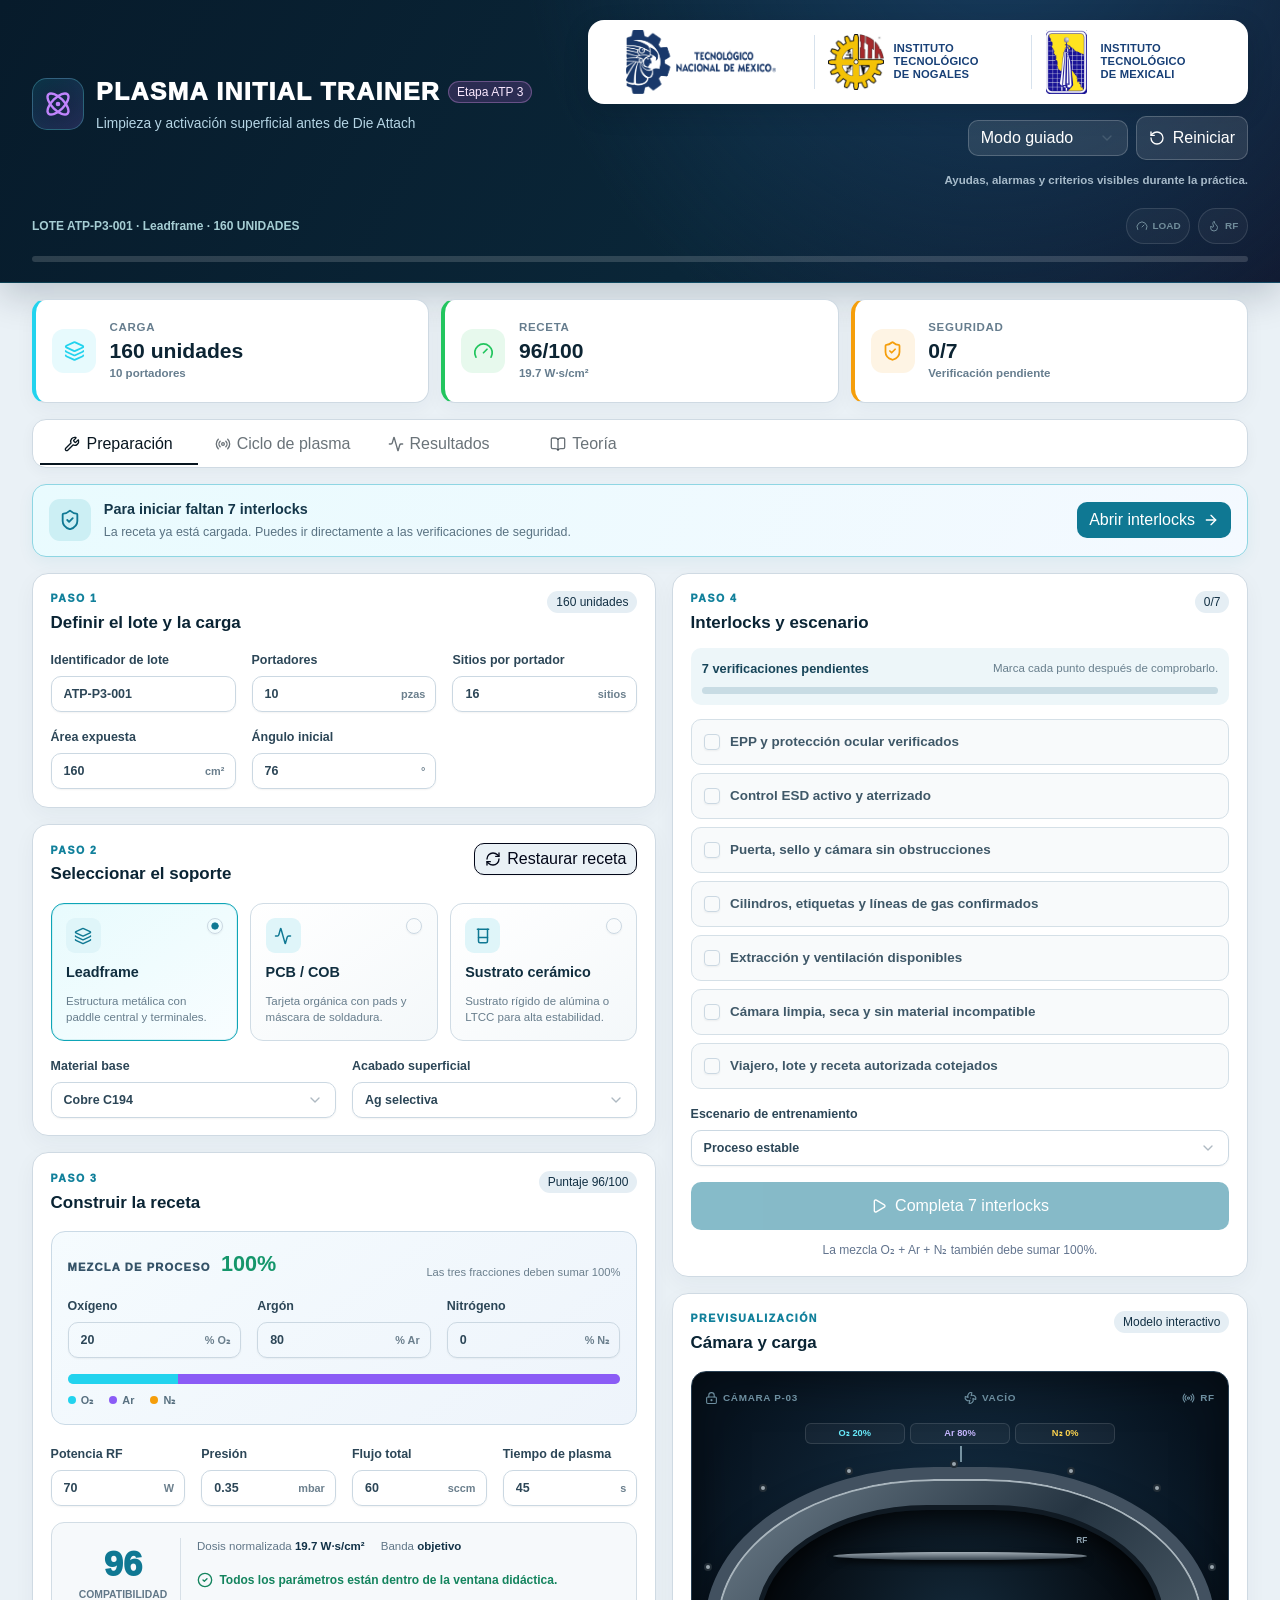
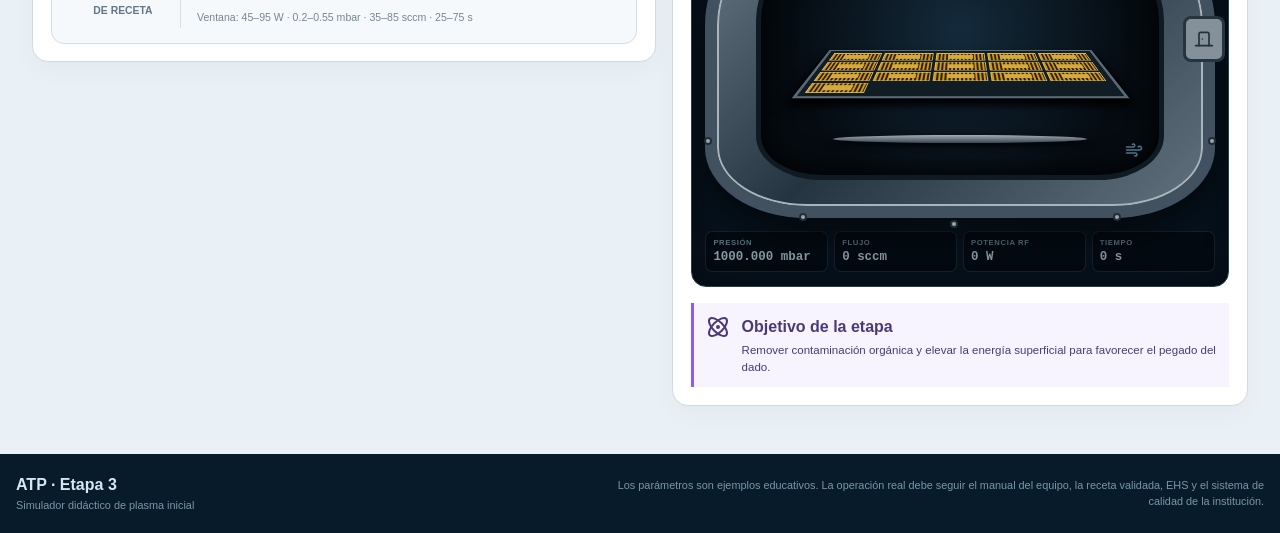
<file: simuladores/plasma-initial-trainer/index.html>
<!DOCTYPE html>
<html lang="es-MX">

<head>
    <meta charSet="utf-8" />
    <meta name="viewport" content="width=device-width, initial-scale=1" />
    <link rel="preload" as="image" href="logo-tecnm.png" />
    <link rel="preload" as="image" href="logo-it-nogales-v2.png" />
    <link rel="preload" as="image" href="logo-it-mexicali-mark.png" />
    <link rel="stylesheet" href="assets/index-vcBTFR9D.css" data-rsc-css-href="./assets/index-vcBTFR9D.css"
        data-precedence="vite-rsc/importer-resources" />
    <link rel="modulepreload" href="assets/layout-segment-context-CWUCuFX9.js" crossorigin="" />
    <link rel="modulepreload" href="assets/rolldown-runtime-S-ySWqyJ.js" crossorigin="" />
    <link rel="modulepreload" href="assets/index-Cgc4lanE.js" crossorigin="" />
    <link rel="modulepreload" href="assets/framework-CXnKph_e.js" crossorigin="" />
    <link rel="modulepreload" href="assets/page-BotI2oE4.js" crossorigin="" />
    <title>Plasma Initial Trainer · ATP Etapa 3</title>
    <meta name="description"
        content="Simulador didáctico de plasma inicial para preparación, ciclo, diagnóstico y evaluación del proceso ATP." />
    <link rel="shortcut icon" href="favicon.svg" />
    <link rel="icon" href="favicon.svg" />
    <meta name="codex-preview" content="development" />
    <script>self.__VINEXT_RSC_PARAMS__ = {}</script>
    <script>self.__VINEXT_RSC_NAV__ = { "pathname": "/", "searchParams": [] }</script>
    <link rel="modulepreload" href="assets/index-Cgc4lanE.js" />
</head>

<body class="antialiased">
    <main class="min-h-screen bg-[#eaf1f6] text-slate-950">
        <section aria-label="Notifications alt+T" tabindex="-1" aria-live="polite" aria-relevant="additions text"
            aria-atomic="false" data-react-aria-top-layer="true"></section>
        <header class="instrument-header">
            <div
                class="mx-auto flex max-w-[1520px] flex-col gap-4 px-4 py-5 sm:px-6 lg:flex-row lg:items-center lg:justify-between lg:px-8">
                <div class="flex items-center gap-3">
                    <div class="atom-mark"><svg xmlns="http://www.w3.org/2000/svg" width="24" height="24"
                            viewBox="0 0 24 24" fill="none" stroke="currentColor" stroke-width="2"
                            stroke-linecap="round" stroke-linejoin="round" class="lucide lucide-atom"
                            aria-hidden="true">
                            <circle cx="12" cy="12" r="1"></circle>
                            <path
                                d="M20.2 20.2c2.04-2.03.02-7.36-4.5-11.9-4.54-4.52-9.87-6.54-11.9-4.5-2.04 2.03-.02 7.36 4.5 11.9 4.54 4.52 9.87 6.54 11.9 4.5Z">
                            </path>
                            <path
                                d="M15.7 15.7c4.52-4.54 6.54-9.87 4.5-11.9-2.03-2.04-7.36-.02-11.9 4.5-4.52 4.54-6.54 9.87-4.5 11.9 2.03 2.04 7.36.02 11.9-4.5Z">
                            </path>
                        </svg></div>
                    <div>
                        <div class="flex flex-wrap items-center gap-2">
                            <h1>PLASMA INITIAL TRAINER</h1><span data-slot="badge" data-variant="default"
                                class="inline-flex w-fit shrink-0 items-center justify-center gap-1 overflow-hidden rounded-full px-2 py-0.5 text-xs font-medium whitespace-nowrap transition-[color,box-shadow] focus-visible:border-ring focus-visible:ring-[3px] focus-visible:ring-ring/50 aria-invalid:border-destructive aria-invalid:ring-destructive/20 dark:aria-invalid:ring-destructive/40 [&amp;&gt;svg]:pointer-events-none [&amp;&gt;svg]:size-3 [a&amp;]:hover:bg-primary/90 border border-fuchsia-300/30 bg-fuchsia-400/15 text-fuchsia-100">Etapa
                                ATP 3</span>
                        </div>
                        <p>Limpieza y activación superficial antes de Die Attach</p>
                    </div>
                </div>
                <div class="header-tools">
                    <div class="institutional-brand" aria-label="Instituciones participantes">
                        <div class="tecnm-brand"><img class="tecnm-logo" src="logo-tecnm.png" width="657" height="281"
                                alt="Tecnológico Nacional de México" /></div><span class="brand-divider"
                            aria-hidden="true"></span>
                        <div class="campus-brand itn-brand"><img src="logo-it-nogales-v2.png" width="240" height="240"
                                alt="Logotipo del Instituto Tecnológico de Nogales" /><span>Instituto
                                Tecnológico<br />de Nogales</span></div><span class="brand-divider"
                            aria-hidden="true"></span>
                        <div class="campus-brand itm-brand"><img src="logo-it-mexicali-mark.png" width="440"
                                height="696" alt="Logotipo del Instituto Tecnológico de Mexicali" /><span>Instituto
                                Tecnológico<br />de Mexicali</span></div>
                    </div>
                    <div class="flex flex-wrap items-center gap-2 lg:justify-end"><button type="button" role="combobox"
                            aria-expanded="false" aria-autocomplete="none" dir="ltr" data-state="closed"
                            data-slot="select-trigger" data-size="default"
                            class="flex w-fit items-center justify-between gap-2 rounded-md border px-3 py-2 text-sm whitespace-nowrap transition-[color,box-shadow] outline-none focus-visible:border-ring focus-visible:ring-[3px] focus-visible:ring-ring/50 disabled:cursor-not-allowed disabled:opacity-50 aria-invalid:border-destructive aria-invalid:ring-destructive/20 data-[placeholder]:text-muted-foreground data-[size=default]:h-9 data-[size=sm]:h-8 *:data-[slot=select-value]:line-clamp-1 *:data-[slot=select-value]:flex *:data-[slot=select-value]:items-center *:data-[slot=select-value]:gap-2 dark:bg-input/30 dark:hover:bg-input/50 dark:aria-invalid:ring-destructive/40 [&amp;_svg]:pointer-events-none [&amp;_svg]:shrink-0 [&amp;_svg:not([class*=&#x27;size-&#x27;])]:size-4 [&amp;_svg:not([class*=&#x27;text-&#x27;])]:text-muted-foreground h-11 min-w-40 border-white/20 bg-white/10 text-white shadow-none"><span
                                data-slot="select-value" style="pointer-events:none"></span><svg
                                xmlns="http://www.w3.org/2000/svg" width="24" height="24" viewBox="0 0 24 24"
                                fill="none" stroke="currentColor" stroke-width="2" stroke-linecap="round"
                                stroke-linejoin="round" class="lucide lucide-chevron-down size-4 opacity-50"
                                aria-hidden="true">
                                <path d="m6 9 6 6 6-6"></path>
                            </svg></button><select aria-hidden="true" tabindex="-1"
                            style="position:absolute;border:0;width:1px;height:1px;padding:0;margin:-1px;overflow:hidden;clip:rect(0, 0, 0, 0);white-space:nowrap;word-wrap:normal"></select><button
                            data-slot="button" data-variant="outline" data-size="default"
                            class="inline-flex shrink-0 items-center justify-center gap-2 rounded-md text-sm font-medium whitespace-nowrap transition-all outline-none focus-visible:border-ring focus-visible:ring-[3px] focus-visible:ring-ring/50 disabled:pointer-events-none disabled:opacity-50 aria-invalid:border-destructive aria-invalid:ring-destructive/20 dark:aria-invalid:ring-destructive/40 [&amp;_svg]:pointer-events-none [&amp;_svg]:shrink-0 [&amp;_svg:not([class*=&#x27;size-&#x27;])]:size-4 border shadow-xs dark:border-input dark:bg-input/30 dark:hover:bg-input/50 px-4 py-2 has-[&gt;svg]:px-3 h-11 border-white/20 bg-white/10 text-white hover:bg-white/20 hover:text-white"><svg
                                xmlns="http://www.w3.org/2000/svg" width="24" height="24" viewBox="0 0 24 24"
                                fill="none" stroke="currentColor" stroke-width="2" stroke-linecap="round"
                                stroke-linejoin="round" class="lucide lucide-rotate-ccw" aria-hidden="true">
                                <path d="M3 12a9 9 0 1 0 9-9 9.75 9.75 0 0 0-6.74 2.74L3 8"></path>
                                <path d="M3 3v5h5"></path>
                            </svg> Reiniciar</button></div>
                    <p class="mode-description">Ayudas, alarmas y criterios visibles durante la práctica.</p>
                </div>
            </div>
            <div class="mx-auto max-w-[1520px] px-4 pb-5 sm:px-6 lg:px-8">
                <div class="flex flex-wrap items-center justify-between gap-2 text-xs font-bold text-cyan-100/80">
                    <span>LOTE <!-- -->ATP-P3-001<!-- --> · <!-- -->Leadframe<!-- --> · <!-- -->160<!-- -->
                        UNIDADES</span>
                    <div class="flex gap-2"><span class="status-pill  tone-cyan"><svg xmlns="http://www.w3.org/2000/svg"
                                width="24" height="24" viewBox="0 0 24 24" fill="none" stroke="currentColor"
                                stroke-width="2" stroke-linecap="round" stroke-linejoin="round"
                                class="lucide lucide-gauge" aria-hidden="true">
                                <path d="m12 14 4-4"></path>
                                <path d="M3.34 19a10 10 0 1 1 17.32 0"></path>
                            </svg> <!-- -->LOAD</span><span class="status-pill  tone-violet"><svg
                                xmlns="http://www.w3.org/2000/svg" width="24" height="24" viewBox="0 0 24 24"
                                fill="none" stroke="currentColor" stroke-width="2" stroke-linecap="round"
                                stroke-linejoin="round" class="lucide lucide-flame" aria-hidden="true">
                                <path
                                    d="M12 3q1 4 4 6.5t3 5.5a1 1 0 0 1-14 0 5 5 0 0 1 1-3 1 1 0 0 0 5 0c0-2-1.5-3-1.5-5q0-2 2.5-4">
                                </path>
                            </svg> <!-- -->RF</span></div>
                </div>
                <div aria-valuemax="100" aria-valuemin="0" aria-valuenow="0" aria-valuetext="0%" role="progressbar"
                    data-state="loading" data-value="0" data-max="100" data-slot="progress"
                    class="relative w-full overflow-hidden rounded-full mt-3 h-1.5 bg-white/15 [&amp;_[data-slot=progress-indicator]]:bg-cyan-400">
                    <div data-state="loading" data-value="0" data-max="100" data-slot="progress-indicator"
                        class="h-full w-full flex-1 bg-primary transition-all" style="transform:translateX(-100%)">
                    </div>
                </div>
            </div>
        </header>
        <section class="mx-auto grid max-w-[1520px] grid-cols-1 gap-3 px-4 py-4 sm:grid-cols-3 sm:px-6 lg:px-8">
            <article class="metric-card" style="--metric-accent:#22d3ee">
                <div class="metric-icon"><svg xmlns="http://www.w3.org/2000/svg" width="24" height="24"
                        viewBox="0 0 24 24" fill="none" stroke="currentColor" stroke-width="2" stroke-linecap="round"
                        stroke-linejoin="round" class="lucide lucide-layers" aria-hidden="true">
                        <path
                            d="M12.83 2.18a2 2 0 0 0-1.66 0L2.6 6.08a1 1 0 0 0 0 1.83l8.58 3.91a2 2 0 0 0 1.66 0l8.58-3.9a1 1 0 0 0 0-1.83z">
                        </path>
                        <path d="M2 12a1 1 0 0 0 .58.91l8.6 3.91a2 2 0 0 0 1.65 0l8.58-3.9A1 1 0 0 0 22 12"></path>
                        <path d="M2 17a1 1 0 0 0 .58.91l8.6 3.91a2 2 0 0 0 1.65 0l8.58-3.9A1 1 0 0 0 22 17"></path>
                    </svg></div>
                <div>
                    <p>Carga</p><strong>160 unidades</strong><small>10 portadores</small>
                </div>
            </article>
            <article class="metric-card" style="--metric-accent:#22c55e">
                <div class="metric-icon"><svg xmlns="http://www.w3.org/2000/svg" width="24" height="24"
                        viewBox="0 0 24 24" fill="none" stroke="currentColor" stroke-width="2" stroke-linecap="round"
                        stroke-linejoin="round" class="lucide lucide-gauge" aria-hidden="true">
                        <path d="m12 14 4-4"></path>
                        <path d="M3.34 19a10 10 0 1 1 17.32 0"></path>
                    </svg></div>
                <div>
                    <p>Receta</p><strong>96/100</strong><small>19.7 W·s/cm²</small>
                </div>
            </article>
            <article class="metric-card" style="--metric-accent:#f59e0b">
                <div class="metric-icon"><svg xmlns="http://www.w3.org/2000/svg" width="24" height="24"
                        viewBox="0 0 24 24" fill="none" stroke="currentColor" stroke-width="2" stroke-linecap="round"
                        stroke-linejoin="round" class="lucide lucide-shield-check" aria-hidden="true">
                        <path
                            d="M20 13c0 5-3.5 7.5-7.66 8.95a1 1 0 0 1-.67-.01C7.5 20.5 4 18 4 13V6a1 1 0 0 1 1-1c2 0 4.5-1.2 6.24-2.72a1.17 1.17 0 0 1 1.52 0C14.51 3.81 17 5 19 5a1 1 0 0 1 1 1z">
                        </path>
                        <path d="m9 12 2 2 4-4"></path>
                    </svg></div>
                <div>
                    <p>Seguridad</p><strong>0/7</strong><small>Verificación pendiente</small>
                </div>
            </article>
        </section>
        <section class="mx-auto max-w-[1520px] px-4 pb-24 sm:px-6 lg:px-8 lg:pb-12">
            <div dir="ltr" data-orientation="horizontal" data-slot="tabs"
                class="group/tabs flex data-[orientation=horizontal]:flex-col gap-0">
                <div class="tab-shell">
                    <div role="tablist" aria-orientation="horizontal" data-slot="tabs-list" data-variant="line"
                        class="group/tabs-list inline-flex w-fit items-center justify-center rounded-lg text-muted-foreground group-data-[orientation=horizontal]/tabs:h-9 group-data-[orientation=vertical]/tabs:h-fit group-data-[orientation=vertical]/tabs:flex-col data-[variant=line]:rounded-none gap-1 h-11 min-w-max bg-transparent p-0"
                        tabindex="-1" data-orientation="horizontal" style="outline:none"><button type="button"
                            role="tab" aria-selected="true" aria-controls="radix-_R_96_-content-setup"
                            data-state="active" id="radix-_R_96_-trigger-setup" data-slot="tabs-trigger"
                            class="relative inline-flex h-[calc(100%-1px)] flex-1 items-center justify-center gap-1.5 rounded-md border border-transparent py-1 text-sm font-medium whitespace-nowrap text-foreground/60 transition-all group-data-[orientation=vertical]/tabs:w-full group-data-[orientation=vertical]/tabs:justify-start hover:text-foreground focus-visible:border-ring focus-visible:ring-[3px] focus-visible:ring-ring/50 focus-visible:outline-1 focus-visible:outline-ring disabled:pointer-events-none disabled:opacity-50 group-data-[variant=default]/tabs-list:data-[state=active]:shadow-sm group-data-[variant=line]/tabs-list:data-[state=active]:shadow-none dark:text-muted-foreground dark:hover:text-foreground [&amp;_svg]:pointer-events-none [&amp;_svg]:shrink-0 [&amp;_svg:not([class*=&#x27;size-&#x27;])]:size-4 group-data-[variant=line]/tabs-list:bg-transparent group-data-[variant=line]/tabs-list:data-[state=active]:bg-transparent dark:group-data-[variant=line]/tabs-list:data-[state=active]:border-transparent dark:group-data-[variant=line]/tabs-list:data-[state=active]:bg-transparent data-[state=active]:bg-background data-[state=active]:text-foreground dark:data-[state=active]:border-input dark:data-[state=active]:bg-input/30 dark:data-[state=active]:text-foreground after:absolute after:bg-foreground after:opacity-0 after:transition-opacity group-data-[orientation=horizontal]/tabs:after:inset-x-0 group-data-[orientation=horizontal]/tabs:after:bottom-[-5px] group-data-[orientation=horizontal]/tabs:after:h-0.5 group-data-[orientation=vertical]/tabs:after:inset-y-0 group-data-[orientation=vertical]/tabs:after:-right-1 group-data-[orientation=vertical]/tabs:after:w-0.5 group-data-[variant=line]/tabs-list:data-[state=active]:after:opacity-100 min-w-40 px-4"
                            tabindex="-1" data-orientation="horizontal" data-radix-collection-item=""><svg
                                xmlns="http://www.w3.org/2000/svg" width="24" height="24" viewBox="0 0 24 24"
                                fill="none" stroke="currentColor" stroke-width="2" stroke-linecap="round"
                                stroke-linejoin="round" class="lucide lucide-wrench" aria-hidden="true">
                                <path
                                    d="M14.7 6.3a1 1 0 0 0 0 1.4l1.6 1.6a1 1 0 0 0 1.4 0l3.106-3.105c.32-.322.863-.22.983.218a6 6 0 0 1-8.259 7.057l-7.91 7.91a1 1 0 0 1-2.999-3l7.91-7.91a6 6 0 0 1 7.057-8.259c.438.12.54.662.219.984z">
                                </path>
                            </svg> Preparación</button><button type="button" role="tab" aria-selected="false"
                            aria-controls="radix-_R_96_-content-cycle" data-state="inactive"
                            id="radix-_R_96_-trigger-cycle" data-slot="tabs-trigger"
                            class="relative inline-flex h-[calc(100%-1px)] flex-1 items-center justify-center gap-1.5 rounded-md border border-transparent py-1 text-sm font-medium whitespace-nowrap text-foreground/60 transition-all group-data-[orientation=vertical]/tabs:w-full group-data-[orientation=vertical]/tabs:justify-start hover:text-foreground focus-visible:border-ring focus-visible:ring-[3px] focus-visible:ring-ring/50 focus-visible:outline-1 focus-visible:outline-ring disabled:pointer-events-none disabled:opacity-50 group-data-[variant=default]/tabs-list:data-[state=active]:shadow-sm group-data-[variant=line]/tabs-list:data-[state=active]:shadow-none dark:text-muted-foreground dark:hover:text-foreground [&amp;_svg]:pointer-events-none [&amp;_svg]:shrink-0 [&amp;_svg:not([class*=&#x27;size-&#x27;])]:size-4 group-data-[variant=line]/tabs-list:bg-transparent group-data-[variant=line]/tabs-list:data-[state=active]:bg-transparent dark:group-data-[variant=line]/tabs-list:data-[state=active]:border-transparent dark:group-data-[variant=line]/tabs-list:data-[state=active]:bg-transparent data-[state=active]:bg-background data-[state=active]:text-foreground dark:data-[state=active]:border-input dark:data-[state=active]:bg-input/30 dark:data-[state=active]:text-foreground after:absolute after:bg-foreground after:opacity-0 after:transition-opacity group-data-[orientation=horizontal]/tabs:after:inset-x-0 group-data-[orientation=horizontal]/tabs:after:bottom-[-5px] group-data-[orientation=horizontal]/tabs:after:h-0.5 group-data-[orientation=vertical]/tabs:after:inset-y-0 group-data-[orientation=vertical]/tabs:after:-right-1 group-data-[orientation=vertical]/tabs:after:w-0.5 group-data-[variant=line]/tabs-list:data-[state=active]:after:opacity-100 min-w-40 px-4"
                            tabindex="-1" data-orientation="horizontal" data-radix-collection-item=""><svg
                                xmlns="http://www.w3.org/2000/svg" width="24" height="24" viewBox="0 0 24 24"
                                fill="none" stroke="currentColor" stroke-width="2" stroke-linecap="round"
                                stroke-linejoin="round" class="lucide lucide-radio" aria-hidden="true">
                                <path d="M16.247 7.761a6 6 0 0 1 0 8.478"></path>
                                <path d="M19.075 4.933a10 10 0 0 1 0 14.134"></path>
                                <path d="M4.925 19.067a10 10 0 0 1 0-14.134"></path>
                                <path d="M7.753 16.239a6 6 0 0 1 0-8.478"></path>
                                <circle cx="12" cy="12" r="2"></circle>
                            </svg> Ciclo de plasma</button><button type="button" role="tab" aria-selected="false"
                            aria-controls="radix-_R_96_-content-results" data-state="inactive"
                            id="radix-_R_96_-trigger-results" data-slot="tabs-trigger"
                            class="relative inline-flex h-[calc(100%-1px)] flex-1 items-center justify-center gap-1.5 rounded-md border border-transparent py-1 text-sm font-medium whitespace-nowrap text-foreground/60 transition-all group-data-[orientation=vertical]/tabs:w-full group-data-[orientation=vertical]/tabs:justify-start hover:text-foreground focus-visible:border-ring focus-visible:ring-[3px] focus-visible:ring-ring/50 focus-visible:outline-1 focus-visible:outline-ring disabled:pointer-events-none disabled:opacity-50 group-data-[variant=default]/tabs-list:data-[state=active]:shadow-sm group-data-[variant=line]/tabs-list:data-[state=active]:shadow-none dark:text-muted-foreground dark:hover:text-foreground [&amp;_svg]:pointer-events-none [&amp;_svg]:shrink-0 [&amp;_svg:not([class*=&#x27;size-&#x27;])]:size-4 group-data-[variant=line]/tabs-list:bg-transparent group-data-[variant=line]/tabs-list:data-[state=active]:bg-transparent dark:group-data-[variant=line]/tabs-list:data-[state=active]:border-transparent dark:group-data-[variant=line]/tabs-list:data-[state=active]:bg-transparent data-[state=active]:bg-background data-[state=active]:text-foreground dark:data-[state=active]:border-input dark:data-[state=active]:bg-input/30 dark:data-[state=active]:text-foreground after:absolute after:bg-foreground after:opacity-0 after:transition-opacity group-data-[orientation=horizontal]/tabs:after:inset-x-0 group-data-[orientation=horizontal]/tabs:after:bottom-[-5px] group-data-[orientation=horizontal]/tabs:after:h-0.5 group-data-[orientation=vertical]/tabs:after:inset-y-0 group-data-[orientation=vertical]/tabs:after:-right-1 group-data-[orientation=vertical]/tabs:after:w-0.5 group-data-[variant=line]/tabs-list:data-[state=active]:after:opacity-100 min-w-36 px-4"
                            tabindex="-1" data-orientation="horizontal" data-radix-collection-item=""><svg
                                xmlns="http://www.w3.org/2000/svg" width="24" height="24" viewBox="0 0 24 24"
                                fill="none" stroke="currentColor" stroke-width="2" stroke-linecap="round"
                                stroke-linejoin="round" class="lucide lucide-activity" aria-hidden="true">
                                <path
                                    d="M22 12h-2.48a2 2 0 0 0-1.93 1.46l-2.35 8.36a.25.25 0 0 1-.48 0L9.24 2.18a.25.25 0 0 0-.48 0l-2.35 8.36A2 2 0 0 1 4.49 12H2">
                                </path>
                            </svg> Resultados</button><button type="button" role="tab" aria-selected="false"
                            aria-controls="radix-_R_96_-content-theory" data-state="inactive"
                            id="radix-_R_96_-trigger-theory" data-slot="tabs-trigger"
                            class="relative inline-flex h-[calc(100%-1px)] flex-1 items-center justify-center gap-1.5 rounded-md border border-transparent py-1 text-sm font-medium whitespace-nowrap text-foreground/60 transition-all group-data-[orientation=vertical]/tabs:w-full group-data-[orientation=vertical]/tabs:justify-start hover:text-foreground focus-visible:border-ring focus-visible:ring-[3px] focus-visible:ring-ring/50 focus-visible:outline-1 focus-visible:outline-ring disabled:pointer-events-none disabled:opacity-50 group-data-[variant=default]/tabs-list:data-[state=active]:shadow-sm group-data-[variant=line]/tabs-list:data-[state=active]:shadow-none dark:text-muted-foreground dark:hover:text-foreground [&amp;_svg]:pointer-events-none [&amp;_svg]:shrink-0 [&amp;_svg:not([class*=&#x27;size-&#x27;])]:size-4 group-data-[variant=line]/tabs-list:bg-transparent group-data-[variant=line]/tabs-list:data-[state=active]:bg-transparent dark:group-data-[variant=line]/tabs-list:data-[state=active]:border-transparent dark:group-data-[variant=line]/tabs-list:data-[state=active]:bg-transparent data-[state=active]:bg-background data-[state=active]:text-foreground dark:data-[state=active]:border-input dark:data-[state=active]:bg-input/30 dark:data-[state=active]:text-foreground after:absolute after:bg-foreground after:opacity-0 after:transition-opacity group-data-[orientation=horizontal]/tabs:after:inset-x-0 group-data-[orientation=horizontal]/tabs:after:bottom-[-5px] group-data-[orientation=horizontal]/tabs:after:h-0.5 group-data-[orientation=vertical]/tabs:after:inset-y-0 group-data-[orientation=vertical]/tabs:after:-right-1 group-data-[orientation=vertical]/tabs:after:w-0.5 group-data-[variant=line]/tabs-list:data-[state=active]:after:opacity-100 min-w-32 px-4"
                            tabindex="-1" data-orientation="horizontal" data-radix-collection-item=""><svg
                                xmlns="http://www.w3.org/2000/svg" width="24" height="24" viewBox="0 0 24 24"
                                fill="none" stroke="currentColor" stroke-width="2" stroke-linecap="round"
                                stroke-linejoin="round" class="lucide lucide-book-open" aria-hidden="true">
                                <path d="M12 5v16"></path>
                                <path
                                    d="M20.001 19A2 2 0 0022 17V5a2 2 0 00-1.999-2L16 3.002A5 5 0 0012 5a5 5 0 00-4-2H4a2 2 0 00-2 2v12a2 2 0 001.999 2H8a5 5 0 014 2 5 5 0 014-2z">
                                </path>
                            </svg> Teoría</button></div>
                </div>
                <div data-state="active" data-orientation="horizontal" role="tabpanel"
                    aria-labelledby="radix-_R_96_-trigger-setup" id="radix-_R_96_-content-setup" tabindex="0"
                    data-slot="tabs-content" class="flex-1 outline-none space-y-4" style="animation-duration:0s">
                    <div class="setup-progress-banner">
                        <div class="setup-progress-icon"><svg xmlns="http://www.w3.org/2000/svg" width="24" height="24"
                                viewBox="0 0 24 24" fill="none" stroke="currentColor" stroke-width="2"
                                stroke-linecap="round" stroke-linejoin="round" class="lucide lucide-shield-check"
                                aria-hidden="true">
                                <path
                                    d="M20 13c0 5-3.5 7.5-7.66 8.95a1 1 0 0 1-.67-.01C7.5 20.5 4 18 4 13V6a1 1 0 0 1 1-1c2 0 4.5-1.2 6.24-2.72a1.17 1.17 0 0 1 1.52 0C14.51 3.81 17 5 19 5a1 1 0 0 1 1 1z">
                                </path>
                                <path d="m9 12 2 2 4-4"></path>
                            </svg></div>
                        <div><strong>Para iniciar faltan <!-- -->7<!-- --> interlocks</strong><span>La receta ya está
                                cargada. Puedes ir directamente a las verificaciones de seguridad.</span></div><button
                            data-slot="button" data-variant="default" data-size="default"
                            class="inline-flex shrink-0 items-center justify-center gap-2 rounded-md text-sm font-medium whitespace-nowrap transition-all outline-none focus-visible:border-ring focus-visible:ring-[3px] focus-visible:ring-ring/50 disabled:pointer-events-none disabled:opacity-50 aria-invalid:border-destructive aria-invalid:ring-destructive/20 dark:aria-invalid:ring-destructive/40 [&amp;_svg]:pointer-events-none [&amp;_svg]:shrink-0 [&amp;_svg:not([class*=&#x27;size-&#x27;])]:size-4 bg-primary text-primary-foreground hover:bg-primary/90 h-9 px-4 py-2 has-[&gt;svg]:px-3">Abrir
                            interlocks <svg xmlns="http://www.w3.org/2000/svg" width="24" height="24"
                                viewBox="0 0 24 24" fill="none" stroke="currentColor" stroke-width="2"
                                stroke-linecap="round" stroke-linejoin="round" class="lucide lucide-arrow-right"
                                aria-hidden="true">
                                <path d="M5 12h14"></path>
                                <path d="m12 5 7 7-7 7"></path>
                            </svg></button>
                    </div>
                    <div class="grid gap-4 xl:grid-cols-[1.04fr_.96fr]">
                        <div class="space-y-4">
                            <section class="panel-card">
                                <div class="panel-heading">
                                    <div>
                                        <p class="eyebrow">PASO 1</p>
                                        <h2>Definir el lote y la carga</h2>
                                    </div><span data-slot="badge" data-variant="secondary"
                                        class="inline-flex w-fit shrink-0 items-center justify-center gap-1 overflow-hidden rounded-full border border-transparent px-2 py-0.5 text-xs font-medium whitespace-nowrap transition-[color,box-shadow] focus-visible:border-ring focus-visible:ring-[3px] focus-visible:ring-ring/50 aria-invalid:border-destructive aria-invalid:ring-destructive/20 dark:aria-invalid:ring-destructive/40 [&amp;&gt;svg]:pointer-events-none [&amp;&gt;svg]:size-3 bg-secondary text-secondary-foreground [a&amp;]:hover:bg-secondary/90">160
                                        unidades</span>
                                </div>
                                <div class="grid gap-4 sm:grid-cols-2 lg:grid-cols-3"><label
                                        class="field-block"><span>Identificador de lote</span><input data-slot="input"
                                            class="h-9 w-full min-w-0 rounded-md border border-input bg-transparent px-3 py-1 text-base shadow-xs transition-[color,box-shadow] outline-none selection:bg-primary selection:text-primary-foreground file:inline-flex file:h-7 file:border-0 file:bg-transparent file:text-sm file:font-medium file:text-foreground placeholder:text-muted-foreground disabled:pointer-events-none disabled:cursor-not-allowed disabled:opacity-50 md:text-sm dark:bg-input/30 focus-visible:border-ring focus-visible:ring-[3px] focus-visible:ring-ring/50 aria-invalid:border-destructive aria-invalid:ring-destructive/20 dark:aria-invalid:ring-destructive/40"
                                            value="ATP-P3-001" /></label><label
                                        class="field-block"><span>Portadores</span>
                                        <div class="number-wrap"><input type="number" data-slot="input"
                                                class="h-9 w-full min-w-0 rounded-md border border-input bg-transparent px-3 py-1 text-base shadow-xs transition-[color,box-shadow] outline-none selection:bg-primary selection:text-primary-foreground file:inline-flex file:h-7 file:border-0 file:bg-transparent file:text-sm file:font-medium file:text-foreground placeholder:text-muted-foreground disabled:pointer-events-none disabled:cursor-not-allowed disabled:opacity-50 md:text-sm dark:bg-input/30 focus-visible:border-ring focus-visible:ring-[3px] focus-visible:ring-ring/50 aria-invalid:border-destructive aria-invalid:ring-destructive/20 dark:aria-invalid:ring-destructive/40"
                                                min="1" max="100" step="1" value="10" /><small>pzas</small></div>
                                    </label><label class="field-block"><span>Sitios por portador</span>
                                        <div class="number-wrap"><input type="number" data-slot="input"
                                                class="h-9 w-full min-w-0 rounded-md border border-input bg-transparent px-3 py-1 text-base shadow-xs transition-[color,box-shadow] outline-none selection:bg-primary selection:text-primary-foreground file:inline-flex file:h-7 file:border-0 file:bg-transparent file:text-sm file:font-medium file:text-foreground placeholder:text-muted-foreground disabled:pointer-events-none disabled:cursor-not-allowed disabled:opacity-50 md:text-sm dark:bg-input/30 focus-visible:border-ring focus-visible:ring-[3px] focus-visible:ring-ring/50 aria-invalid:border-destructive aria-invalid:ring-destructive/20 dark:aria-invalid:ring-destructive/40"
                                                min="1" max="100" step="1" value="16" /><small>sitios</small></div>
                                    </label><label class="field-block"><span>Área expuesta</span>
                                        <div class="number-wrap"><input type="number" data-slot="input"
                                                class="h-9 w-full min-w-0 rounded-md border border-input bg-transparent px-3 py-1 text-base shadow-xs transition-[color,box-shadow] outline-none selection:bg-primary selection:text-primary-foreground file:inline-flex file:h-7 file:border-0 file:bg-transparent file:text-sm file:font-medium file:text-foreground placeholder:text-muted-foreground disabled:pointer-events-none disabled:cursor-not-allowed disabled:opacity-50 md:text-sm dark:bg-input/30 focus-visible:border-ring focus-visible:ring-[3px] focus-visible:ring-ring/50 aria-invalid:border-destructive aria-invalid:ring-destructive/20 dark:aria-invalid:ring-destructive/40"
                                                min="10" max="1200" step="5" value="160" /><small>cm²</small></div>
                                    </label><label class="field-block"><span>Ángulo inicial</span>
                                        <div class="number-wrap"><input type="number" data-slot="input"
                                                class="h-9 w-full min-w-0 rounded-md border border-input bg-transparent px-3 py-1 text-base shadow-xs transition-[color,box-shadow] outline-none selection:bg-primary selection:text-primary-foreground file:inline-flex file:h-7 file:border-0 file:bg-transparent file:text-sm file:font-medium file:text-foreground placeholder:text-muted-foreground disabled:pointer-events-none disabled:cursor-not-allowed disabled:opacity-50 md:text-sm dark:bg-input/30 focus-visible:border-ring focus-visible:ring-[3px] focus-visible:ring-ring/50 aria-invalid:border-destructive aria-invalid:ring-destructive/20 dark:aria-invalid:ring-destructive/40"
                                                min="20" max="120" step="1" value="76" /><small>°</small></div>
                                    </label></div>
                            </section>
                            <section class="panel-card">
                                <div class="panel-heading">
                                    <div>
                                        <p class="eyebrow">PASO 2</p>
                                        <h2>Seleccionar el soporte</h2>
                                    </div><button data-slot="button" data-variant="outline" data-size="sm"
                                        class="inline-flex shrink-0 items-center justify-center text-sm font-medium whitespace-nowrap transition-all outline-none focus-visible:border-ring focus-visible:ring-[3px] focus-visible:ring-ring/50 disabled:pointer-events-none disabled:opacity-50 aria-invalid:border-destructive aria-invalid:ring-destructive/20 dark:aria-invalid:ring-destructive/40 [&amp;_svg]:pointer-events-none [&amp;_svg]:shrink-0 [&amp;_svg:not([class*=&#x27;size-&#x27;])]:size-4 border bg-background shadow-xs hover:bg-accent hover:text-accent-foreground dark:border-input dark:bg-input/30 dark:hover:bg-input/50 h-8 gap-1.5 rounded-md px-3 has-[&gt;svg]:px-2.5"><svg
                                            xmlns="http://www.w3.org/2000/svg" width="24" height="24"
                                            viewBox="0 0 24 24" fill="none" stroke="currentColor" stroke-width="2"
                                            stroke-linecap="round" stroke-linejoin="round"
                                            class="lucide lucide-refresh-cw" aria-hidden="true">
                                            <path d="M3 12a9 9 0 0 1 9-9 9.75 9.75 0 0 1 6.74 2.74L21 8"></path>
                                            <path d="M21 3v5h-5"></path>
                                            <path d="M21 12a9 9 0 0 1-9 9 9.75 9.75 0 0 1-6.74-2.74L3 16"></path>
                                            <path d="M8 16H3v5"></path>
                                        </svg> Restaurar receta</button>
                                </div>
                                <div role="radiogroup" aria-required="false" dir="ltr" data-slot="radio-group"
                                    class="grid gap-3 md:grid-cols-3" tabindex="-1" style="outline:none"><label
                                        class="support-choice is-selected">
                                        <div class="flex items-start justify-between"><span class="choice-icon"><svg
                                                    xmlns="http://www.w3.org/2000/svg" width="24" height="24"
                                                    viewBox="0 0 24 24" fill="none" stroke="currentColor"
                                                    stroke-width="2" stroke-linecap="round" stroke-linejoin="round"
                                                    class="lucide lucide-layers" aria-hidden="true">
                                                    <path
                                                        d="M12.83 2.18a2 2 0 0 0-1.66 0L2.6 6.08a1 1 0 0 0 0 1.83l8.58 3.91a2 2 0 0 0 1.66 0l8.58-3.9a1 1 0 0 0 0-1.83z">
                                                    </path>
                                                    <path
                                                        d="M2 12a1 1 0 0 0 .58.91l8.6 3.91a2 2 0 0 0 1.65 0l8.58-3.9A1 1 0 0 0 22 12">
                                                    </path>
                                                    <path
                                                        d="M2 17a1 1 0 0 0 .58.91l8.6 3.91a2 2 0 0 0 1.65 0l8.58-3.9A1 1 0 0 0 22 17">
                                                    </path>
                                                </svg></span><button type="button" role="radio" aria-checked="true"
                                                data-state="checked" value="leadframe" data-slot="radio-group-item"
                                                class="aspect-square size-4 shrink-0 rounded-full border border-input text-primary shadow-xs transition-[color,box-shadow] outline-none focus-visible:border-ring focus-visible:ring-[3px] focus-visible:ring-ring/50 disabled:cursor-not-allowed disabled:opacity-50 aria-invalid:border-destructive aria-invalid:ring-destructive/20 dark:bg-input/30 dark:aria-invalid:ring-destructive/40"
                                                tabindex="-1" data-radix-collection-item=""><span data-state="checked"
                                                    data-slot="radio-group-indicator"
                                                    class="relative flex items-center justify-center"><svg
                                                        xmlns="http://www.w3.org/2000/svg" width="24" height="24"
                                                        viewBox="0 0 24 24" fill="none" stroke="currentColor"
                                                        stroke-width="2" stroke-linecap="round" stroke-linejoin="round"
                                                        class="lucide lucide-circle absolute top-1/2 left-1/2 size-2 -translate-x-1/2 -translate-y-1/2 fill-primary"
                                                        aria-hidden="true">
                                                        <circle cx="12" cy="12" r="10"></circle>
                                                    </svg></span></button><input type="radio" aria-hidden="true"
                                                tabindex="-1"
                                                style="position:absolute;pointer-events:none;opacity:0;margin:0;transform:translateX(-100%)"
                                                checked="" value="leadframe" /></div>
                                        <strong>Leadframe</strong><small>Estructura metálica con paddle central y
                                            terminales.</small>
                                    </label><label class="support-choice ">
                                        <div class="flex items-start justify-between"><span class="choice-icon"><svg
                                                    xmlns="http://www.w3.org/2000/svg" width="24" height="24"
                                                    viewBox="0 0 24 24" fill="none" stroke="currentColor"
                                                    stroke-width="2" stroke-linecap="round" stroke-linejoin="round"
                                                    class="lucide lucide-activity" aria-hidden="true">
                                                    <path
                                                        d="M22 12h-2.48a2 2 0 0 0-1.93 1.46l-2.35 8.36a.25.25 0 0 1-.48 0L9.24 2.18a.25.25 0 0 0-.48 0l-2.35 8.36A2 2 0 0 1 4.49 12H2">
                                                    </path>
                                                </svg></span><button type="button" role="radio" aria-checked="false"
                                                data-state="unchecked" value="pcb" data-slot="radio-group-item"
                                                class="aspect-square size-4 shrink-0 rounded-full border border-input text-primary shadow-xs transition-[color,box-shadow] outline-none focus-visible:border-ring focus-visible:ring-[3px] focus-visible:ring-ring/50 disabled:cursor-not-allowed disabled:opacity-50 aria-invalid:border-destructive aria-invalid:ring-destructive/20 dark:bg-input/30 dark:aria-invalid:ring-destructive/40"
                                                tabindex="-1" data-radix-collection-item=""></button><input type="radio"
                                                aria-hidden="true" tabindex="-1"
                                                style="position:absolute;pointer-events:none;opacity:0;margin:0;transform:translateX(-100%)"
                                                value="pcb" /></div><strong>PCB / COB</strong><small>Tarjeta orgánica
                                            con pads y máscara de soldadura.</small>
                                    </label><label class="support-choice ">
                                        <div class="flex items-start justify-between"><span class="choice-icon"><svg
                                                    xmlns="http://www.w3.org/2000/svg" width="24" height="24"
                                                    viewBox="0 0 24 24" fill="none" stroke="currentColor"
                                                    stroke-width="2" stroke-linecap="round" stroke-linejoin="round"
                                                    class="lucide lucide-beaker" aria-hidden="true">
                                                    <path d="M4.5 3h15"></path>
                                                    <path d="M6 3v16a2 2 0 0 0 2 2h8a2 2 0 0 0 2-2V3"></path>
                                                    <path d="M6 14h12"></path>
                                                </svg></span><button type="button" role="radio" aria-checked="false"
                                                data-state="unchecked" value="ceramic" data-slot="radio-group-item"
                                                class="aspect-square size-4 shrink-0 rounded-full border border-input text-primary shadow-xs transition-[color,box-shadow] outline-none focus-visible:border-ring focus-visible:ring-[3px] focus-visible:ring-ring/50 disabled:cursor-not-allowed disabled:opacity-50 aria-invalid:border-destructive aria-invalid:ring-destructive/20 dark:bg-input/30 dark:aria-invalid:ring-destructive/40"
                                                tabindex="-1" data-radix-collection-item=""></button><input type="radio"
                                                aria-hidden="true" tabindex="-1"
                                                style="position:absolute;pointer-events:none;opacity:0;margin:0;transform:translateX(-100%)"
                                                value="ceramic" /></div><strong>Sustrato
                                            cerámico</strong><small>Sustrato rígido de alúmina o LTCC para alta
                                            estabilidad.</small>
                                    </label></div>
                                <div class="mt-4 grid gap-4 sm:grid-cols-2"><label class="field-block"><span>Material
                                            base</span><button type="button" role="combobox" aria-expanded="false"
                                            aria-autocomplete="none" dir="ltr" data-state="closed"
                                            data-slot="select-trigger" data-size="default"
                                            class="flex items-center justify-between gap-2 rounded-md border border-input bg-transparent px-3 py-2 text-sm whitespace-nowrap shadow-xs transition-[color,box-shadow] outline-none focus-visible:border-ring focus-visible:ring-[3px] focus-visible:ring-ring/50 disabled:cursor-not-allowed disabled:opacity-50 aria-invalid:border-destructive aria-invalid:ring-destructive/20 data-[placeholder]:text-muted-foreground data-[size=default]:h-9 data-[size=sm]:h-8 *:data-[slot=select-value]:line-clamp-1 *:data-[slot=select-value]:flex *:data-[slot=select-value]:items-center *:data-[slot=select-value]:gap-2 dark:bg-input/30 dark:hover:bg-input/50 dark:aria-invalid:ring-destructive/40 [&amp;_svg]:pointer-events-none [&amp;_svg]:shrink-0 [&amp;_svg:not([class*=&#x27;size-&#x27;])]:size-4 [&amp;_svg:not([class*=&#x27;text-&#x27;])]:text-muted-foreground w-full"><span
                                                data-slot="select-value" style="pointer-events:none"></span><svg
                                                xmlns="http://www.w3.org/2000/svg" width="24" height="24"
                                                viewBox="0 0 24 24" fill="none" stroke="currentColor" stroke-width="2"
                                                stroke-linecap="round" stroke-linejoin="round"
                                                class="lucide lucide-chevron-down size-4 opacity-50" aria-hidden="true">
                                                <path d="m6 9 6 6 6-6"></path>
                                            </svg></button><select aria-hidden="true" tabindex="-1"
                                            style="position:absolute;border:0;width:1px;height:1px;padding:0;margin:-1px;overflow:hidden;clip:rect(0, 0, 0, 0);white-space:nowrap;word-wrap:normal"></select></label><label
                                        class="field-block"><span>Acabado superficial</span><button type="button"
                                            role="combobox" aria-expanded="false" aria-autocomplete="none" dir="ltr"
                                            data-state="closed" data-slot="select-trigger" data-size="default"
                                            class="flex items-center justify-between gap-2 rounded-md border border-input bg-transparent px-3 py-2 text-sm whitespace-nowrap shadow-xs transition-[color,box-shadow] outline-none focus-visible:border-ring focus-visible:ring-[3px] focus-visible:ring-ring/50 disabled:cursor-not-allowed disabled:opacity-50 aria-invalid:border-destructive aria-invalid:ring-destructive/20 data-[placeholder]:text-muted-foreground data-[size=default]:h-9 data-[size=sm]:h-8 *:data-[slot=select-value]:line-clamp-1 *:data-[slot=select-value]:flex *:data-[slot=select-value]:items-center *:data-[slot=select-value]:gap-2 dark:bg-input/30 dark:hover:bg-input/50 dark:aria-invalid:ring-destructive/40 [&amp;_svg]:pointer-events-none [&amp;_svg]:shrink-0 [&amp;_svg:not([class*=&#x27;size-&#x27;])]:size-4 [&amp;_svg:not([class*=&#x27;text-&#x27;])]:text-muted-foreground w-full"><span
                                                data-slot="select-value" style="pointer-events:none"></span><svg
                                                xmlns="http://www.w3.org/2000/svg" width="24" height="24"
                                                viewBox="0 0 24 24" fill="none" stroke="currentColor" stroke-width="2"
                                                stroke-linecap="round" stroke-linejoin="round"
                                                class="lucide lucide-chevron-down size-4 opacity-50" aria-hidden="true">
                                                <path d="m6 9 6 6 6-6"></path>
                                            </svg></button><select aria-hidden="true" tabindex="-1"
                                            style="position:absolute;border:0;width:1px;height:1px;padding:0;margin:-1px;overflow:hidden;clip:rect(0, 0, 0, 0);white-space:nowrap;word-wrap:normal"></select></label>
                                </div>
                            </section>
                            <section class="panel-card">
                                <div class="panel-heading">
                                    <div>
                                        <p class="eyebrow">PASO 3</p>
                                        <h2>Construir la receta</h2>
                                    </div><span data-slot="badge" data-variant="secondary"
                                        class="inline-flex w-fit shrink-0 items-center justify-center gap-1 overflow-hidden rounded-full border border-transparent px-2 py-0.5 text-xs font-medium whitespace-nowrap transition-[color,box-shadow] focus-visible:border-ring focus-visible:ring-[3px] focus-visible:ring-ring/50 aria-invalid:border-destructive aria-invalid:ring-destructive/20 dark:aria-invalid:ring-destructive/40 [&amp;&gt;svg]:pointer-events-none [&amp;&gt;svg]:size-3 bg-secondary text-secondary-foreground [a&amp;]:hover:bg-secondary/90">Puntaje
                                        96/100</span>
                                </div>
                                <div class="gas-mixer">
                                    <div class="mixer-header">
                                        <div><span>MEZCLA DE PROCESO</span><strong class="gas-ok">100<!-- -->%</strong>
                                        </div><small>Las tres fracciones deben sumar 100%</small>
                                    </div>
                                    <div class="grid gap-4 sm:grid-cols-3"><label
                                            class="field-block"><span>Oxígeno</span>
                                            <div class="number-wrap"><input type="number" data-slot="input"
                                                    class="h-9 w-full min-w-0 rounded-md border border-input bg-transparent px-3 py-1 text-base shadow-xs transition-[color,box-shadow] outline-none selection:bg-primary selection:text-primary-foreground file:inline-flex file:h-7 file:border-0 file:bg-transparent file:text-sm file:font-medium file:text-foreground placeholder:text-muted-foreground disabled:pointer-events-none disabled:cursor-not-allowed disabled:opacity-50 md:text-sm dark:bg-input/30 focus-visible:border-ring focus-visible:ring-[3px] focus-visible:ring-ring/50 aria-invalid:border-destructive aria-invalid:ring-destructive/20 dark:aria-invalid:ring-destructive/40"
                                                    min="0" max="100" step="5" value="20" /><small>% O₂</small></div>
                                        </label><label class="field-block"><span>Argón</span>
                                            <div class="number-wrap"><input type="number" data-slot="input"
                                                    class="h-9 w-full min-w-0 rounded-md border border-input bg-transparent px-3 py-1 text-base shadow-xs transition-[color,box-shadow] outline-none selection:bg-primary selection:text-primary-foreground file:inline-flex file:h-7 file:border-0 file:bg-transparent file:text-sm file:font-medium file:text-foreground placeholder:text-muted-foreground disabled:pointer-events-none disabled:cursor-not-allowed disabled:opacity-50 md:text-sm dark:bg-input/30 focus-visible:border-ring focus-visible:ring-[3px] focus-visible:ring-ring/50 aria-invalid:border-destructive aria-invalid:ring-destructive/20 dark:aria-invalid:ring-destructive/40"
                                                    min="0" max="100" step="5" value="80" /><small>% Ar</small></div>
                                        </label><label class="field-block"><span>Nitrógeno</span>
                                            <div class="number-wrap"><input type="number" data-slot="input"
                                                    class="h-9 w-full min-w-0 rounded-md border border-input bg-transparent px-3 py-1 text-base shadow-xs transition-[color,box-shadow] outline-none selection:bg-primary selection:text-primary-foreground file:inline-flex file:h-7 file:border-0 file:bg-transparent file:text-sm file:font-medium file:text-foreground placeholder:text-muted-foreground disabled:pointer-events-none disabled:cursor-not-allowed disabled:opacity-50 md:text-sm dark:bg-input/30 focus-visible:border-ring focus-visible:ring-[3px] focus-visible:ring-ring/50 aria-invalid:border-destructive aria-invalid:ring-destructive/20 dark:aria-invalid:ring-destructive/40"
                                                    min="0" max="100" step="5" value="0" /><small>% N₂</small></div>
                                        </label></div>
                                    <div class="gas-bar"><span class="o2" style="width:20%"></span><span class="ar"
                                            style="width:80%"></span><span class="n2" style="width:0%"></span></div>
                                    <div class="gas-legend"><span><i class="o2"></i> O₂</span><span><i class="ar"></i>
                                            Ar</span><span><i class="n2"></i> N₂</span></div>
                                </div>
                                <div class="mt-5 grid gap-4 sm:grid-cols-2 lg:grid-cols-4"><label
                                        class="field-block"><span>Potencia RF</span>
                                        <div class="number-wrap"><input type="number" data-slot="input"
                                                class="h-9 w-full min-w-0 rounded-md border border-input bg-transparent px-3 py-1 text-base shadow-xs transition-[color,box-shadow] outline-none selection:bg-primary selection:text-primary-foreground file:inline-flex file:h-7 file:border-0 file:bg-transparent file:text-sm file:font-medium file:text-foreground placeholder:text-muted-foreground disabled:pointer-events-none disabled:cursor-not-allowed disabled:opacity-50 md:text-sm dark:bg-input/30 focus-visible:border-ring focus-visible:ring-[3px] focus-visible:ring-ring/50 aria-invalid:border-destructive aria-invalid:ring-destructive/20 dark:aria-invalid:ring-destructive/40"
                                                min="5" max="250" step="5" value="70" /><small>W</small></div>
                                    </label><label class="field-block"><span>Presión</span>
                                        <div class="number-wrap"><input type="number" data-slot="input"
                                                class="h-9 w-full min-w-0 rounded-md border border-input bg-transparent px-3 py-1 text-base shadow-xs transition-[color,box-shadow] outline-none selection:bg-primary selection:text-primary-foreground file:inline-flex file:h-7 file:border-0 file:bg-transparent file:text-sm file:font-medium file:text-foreground placeholder:text-muted-foreground disabled:pointer-events-none disabled:cursor-not-allowed disabled:opacity-50 md:text-sm dark:bg-input/30 focus-visible:border-ring focus-visible:ring-[3px] focus-visible:ring-ring/50 aria-invalid:border-destructive aria-invalid:ring-destructive/20 dark:aria-invalid:ring-destructive/40"
                                                min="0.05" max="2" step="0.05" value="0.35" /><small>mbar</small></div>
                                    </label><label class="field-block"><span>Flujo total</span>
                                        <div class="number-wrap"><input type="number" data-slot="input"
                                                class="h-9 w-full min-w-0 rounded-md border border-input bg-transparent px-3 py-1 text-base shadow-xs transition-[color,box-shadow] outline-none selection:bg-primary selection:text-primary-foreground file:inline-flex file:h-7 file:border-0 file:bg-transparent file:text-sm file:font-medium file:text-foreground placeholder:text-muted-foreground disabled:pointer-events-none disabled:cursor-not-allowed disabled:opacity-50 md:text-sm dark:bg-input/30 focus-visible:border-ring focus-visible:ring-[3px] focus-visible:ring-ring/50 aria-invalid:border-destructive aria-invalid:ring-destructive/20 dark:aria-invalid:ring-destructive/40"
                                                min="5" max="200" step="5" value="60" /><small>sccm</small></div>
                                    </label><label class="field-block"><span>Tiempo de plasma</span>
                                        <div class="number-wrap"><input type="number" data-slot="input"
                                                class="h-9 w-full min-w-0 rounded-md border border-input bg-transparent px-3 py-1 text-base shadow-xs transition-[color,box-shadow] outline-none selection:bg-primary selection:text-primary-foreground file:inline-flex file:h-7 file:border-0 file:bg-transparent file:text-sm file:font-medium file:text-foreground placeholder:text-muted-foreground disabled:pointer-events-none disabled:cursor-not-allowed disabled:opacity-50 md:text-sm dark:bg-input/30 focus-visible:border-ring focus-visible:ring-[3px] focus-visible:ring-ring/50 aria-invalid:border-destructive aria-invalid:ring-destructive/20 dark:aria-invalid:ring-destructive/40"
                                                min="5" max="240" step="5" value="45" /><small>s</small></div>
                                    </label></div>
                                <div class="recipe-assessment is-ready">
                                    <div class="score-block"><strong>96</strong><span>Compatibilidad<br />de
                                            receta</span></div>
                                    <div class="recipe-details">
                                        <div class="recipe-inline"><span>Dosis normalizada <strong>19.7<!-- -->
                                                    W·s/cm²</strong></span><span>Banda <strong>objetivo</strong></span>
                                        </div>
                                        <p class="ready-line"><svg xmlns="http://www.w3.org/2000/svg" width="24"
                                                height="24" viewBox="0 0 24 24" fill="none" stroke="currentColor"
                                                stroke-width="2" stroke-linecap="round" stroke-linejoin="round"
                                                class="lucide lucide-circle-check" aria-hidden="true">
                                                <circle cx="12" cy="12" r="10"></circle>
                                                <path d="m9 12 2 2 4-4"></path>
                                            </svg> Todos los parámetros están dentro de la ventana didáctica.</p>
                                        <small>Ventana: <!-- -->45<!-- -->–<!-- -->95<!-- --> W ·
                                            <!-- -->0.2<!-- -->–<!-- -->0.55<!-- --> mbar ·
                                            <!-- -->35<!-- -->–<!-- -->85<!-- --> sccm ·
                                            <!-- -->25<!-- -->–<!-- -->75<!-- --> s</small>
                                    </div>
                                </div>
                            </section>
                        </div>
                        <div class="space-y-4">
                            <section id="plasma-interlocks" tabindex="-1" class="panel-card interlock-panel">
                                <div class="panel-heading">
                                    <div>
                                        <p class="eyebrow">PASO 4</p>
                                        <h2>Interlocks y escenario</h2>
                                    </div><span data-slot="badge" data-variant="secondary"
                                        class="inline-flex w-fit shrink-0 items-center justify-center gap-1 overflow-hidden rounded-full border border-transparent px-2 py-0.5 text-xs font-medium whitespace-nowrap transition-[color,box-shadow] focus-visible:border-ring focus-visible:ring-[3px] focus-visible:ring-ring/50 aria-invalid:border-destructive aria-invalid:ring-destructive/20 dark:aria-invalid:ring-destructive/40 [&amp;&gt;svg]:pointer-events-none [&amp;&gt;svg]:size-3 bg-secondary text-secondary-foreground [a&amp;]:hover:bg-secondary/90">0/7</span>
                                </div>
                                <div class="interlock-progress">
                                    <div><strong>7 verificaciones pendientes</strong><span>Marca cada punto después de
                                            comprobarlo.</span></div>
                                    <div aria-valuemax="100" aria-valuemin="0" aria-valuenow="0" aria-valuetext="0%"
                                        role="progressbar" data-state="loading" data-value="0" data-max="100"
                                        data-slot="progress"
                                        class="relative h-2 w-full overflow-hidden rounded-full bg-primary/20">
                                        <div data-state="loading" data-value="0" data-max="100"
                                            data-slot="progress-indicator"
                                            class="h-full w-full flex-1 bg-primary transition-all"
                                            style="transform:translateX(-100%)"></div>
                                    </div>
                                </div>
                                <div class="grid gap-2"><label class="interlock-item "><button type="button"
                                            role="checkbox" aria-checked="false" data-state="unchecked" value="on"
                                            data-slot="checkbox"
                                            class="peer size-4 shrink-0 rounded-[4px] border border-input shadow-xs transition-shadow outline-none focus-visible:border-ring focus-visible:ring-[3px] focus-visible:ring-ring/50 disabled:cursor-not-allowed disabled:opacity-50 aria-invalid:border-destructive aria-invalid:ring-destructive/20 data-[state=checked]:border-primary data-[state=checked]:bg-primary data-[state=checked]:text-primary-foreground dark:bg-input/30 dark:aria-invalid:ring-destructive/40 dark:data-[state=checked]:bg-primary"></button><input
                                            type="checkbox" aria-hidden="true" tabindex="-1"
                                            style="position:absolute;pointer-events:none;opacity:0;margin:0;transform:translateX(-100%)"
                                            value="on" /><span>EPP y protección ocular verificados</span></label><label
                                        class="interlock-item "><button type="button" role="checkbox"
                                            aria-checked="false" data-state="unchecked" value="on" data-slot="checkbox"
                                            class="peer size-4 shrink-0 rounded-[4px] border border-input shadow-xs transition-shadow outline-none focus-visible:border-ring focus-visible:ring-[3px] focus-visible:ring-ring/50 disabled:cursor-not-allowed disabled:opacity-50 aria-invalid:border-destructive aria-invalid:ring-destructive/20 data-[state=checked]:border-primary data-[state=checked]:bg-primary data-[state=checked]:text-primary-foreground dark:bg-input/30 dark:aria-invalid:ring-destructive/40 dark:data-[state=checked]:bg-primary"></button><input
                                            type="checkbox" aria-hidden="true" tabindex="-1"
                                            style="position:absolute;pointer-events:none;opacity:0;margin:0;transform:translateX(-100%)"
                                            value="on" /><span>Control ESD activo y aterrizado</span></label><label
                                        class="interlock-item "><button type="button" role="checkbox"
                                            aria-checked="false" data-state="unchecked" value="on" data-slot="checkbox"
                                            class="peer size-4 shrink-0 rounded-[4px] border border-input shadow-xs transition-shadow outline-none focus-visible:border-ring focus-visible:ring-[3px] focus-visible:ring-ring/50 disabled:cursor-not-allowed disabled:opacity-50 aria-invalid:border-destructive aria-invalid:ring-destructive/20 data-[state=checked]:border-primary data-[state=checked]:bg-primary data-[state=checked]:text-primary-foreground dark:bg-input/30 dark:aria-invalid:ring-destructive/40 dark:data-[state=checked]:bg-primary"></button><input
                                            type="checkbox" aria-hidden="true" tabindex="-1"
                                            style="position:absolute;pointer-events:none;opacity:0;margin:0;transform:translateX(-100%)"
                                            value="on" /><span>Puerta, sello y cámara sin
                                            obstrucciones</span></label><label class="interlock-item "><button
                                            type="button" role="checkbox" aria-checked="false" data-state="unchecked"
                                            value="on" data-slot="checkbox"
                                            class="peer size-4 shrink-0 rounded-[4px] border border-input shadow-xs transition-shadow outline-none focus-visible:border-ring focus-visible:ring-[3px] focus-visible:ring-ring/50 disabled:cursor-not-allowed disabled:opacity-50 aria-invalid:border-destructive aria-invalid:ring-destructive/20 data-[state=checked]:border-primary data-[state=checked]:bg-primary data-[state=checked]:text-primary-foreground dark:bg-input/30 dark:aria-invalid:ring-destructive/40 dark:data-[state=checked]:bg-primary"></button><input
                                            type="checkbox" aria-hidden="true" tabindex="-1"
                                            style="position:absolute;pointer-events:none;opacity:0;margin:0;transform:translateX(-100%)"
                                            value="on" /><span>Cilindros, etiquetas y líneas de gas
                                            confirmados</span></label><label class="interlock-item "><button
                                            type="button" role="checkbox" aria-checked="false" data-state="unchecked"
                                            value="on" data-slot="checkbox"
                                            class="peer size-4 shrink-0 rounded-[4px] border border-input shadow-xs transition-shadow outline-none focus-visible:border-ring focus-visible:ring-[3px] focus-visible:ring-ring/50 disabled:cursor-not-allowed disabled:opacity-50 aria-invalid:border-destructive aria-invalid:ring-destructive/20 data-[state=checked]:border-primary data-[state=checked]:bg-primary data-[state=checked]:text-primary-foreground dark:bg-input/30 dark:aria-invalid:ring-destructive/40 dark:data-[state=checked]:bg-primary"></button><input
                                            type="checkbox" aria-hidden="true" tabindex="-1"
                                            style="position:absolute;pointer-events:none;opacity:0;margin:0;transform:translateX(-100%)"
                                            value="on" /><span>Extracción y ventilación disponibles</span></label><label
                                        class="interlock-item "><button type="button" role="checkbox"
                                            aria-checked="false" data-state="unchecked" value="on" data-slot="checkbox"
                                            class="peer size-4 shrink-0 rounded-[4px] border border-input shadow-xs transition-shadow outline-none focus-visible:border-ring focus-visible:ring-[3px] focus-visible:ring-ring/50 disabled:cursor-not-allowed disabled:opacity-50 aria-invalid:border-destructive aria-invalid:ring-destructive/20 data-[state=checked]:border-primary data-[state=checked]:bg-primary data-[state=checked]:text-primary-foreground dark:bg-input/30 dark:aria-invalid:ring-destructive/40 dark:data-[state=checked]:bg-primary"></button><input
                                            type="checkbox" aria-hidden="true" tabindex="-1"
                                            style="position:absolute;pointer-events:none;opacity:0;margin:0;transform:translateX(-100%)"
                                            value="on" /><span>Cámara limpia, seca y sin material
                                            incompatible</span></label><label class="interlock-item "><button
                                            type="button" role="checkbox" aria-checked="false" data-state="unchecked"
                                            value="on" data-slot="checkbox"
                                            class="peer size-4 shrink-0 rounded-[4px] border border-input shadow-xs transition-shadow outline-none focus-visible:border-ring focus-visible:ring-[3px] focus-visible:ring-ring/50 disabled:cursor-not-allowed disabled:opacity-50 aria-invalid:border-destructive aria-invalid:ring-destructive/20 data-[state=checked]:border-primary data-[state=checked]:bg-primary data-[state=checked]:text-primary-foreground dark:bg-input/30 dark:aria-invalid:ring-destructive/40 dark:data-[state=checked]:bg-primary"></button><input
                                            type="checkbox" aria-hidden="true" tabindex="-1"
                                            style="position:absolute;pointer-events:none;opacity:0;margin:0;transform:translateX(-100%)"
                                            value="on" /><span>Viajero, lote y receta autorizada
                                            cotejados</span></label></div>
                                <div class="mt-4"><label class="field-block"><span>Escenario de
                                            entrenamiento</span><button type="button" role="combobox"
                                            aria-expanded="false" aria-autocomplete="none" dir="ltr" data-state="closed"
                                            data-slot="select-trigger" data-size="default"
                                            class="flex items-center justify-between gap-2 rounded-md border border-input bg-transparent px-3 py-2 text-sm whitespace-nowrap shadow-xs transition-[color,box-shadow] outline-none focus-visible:border-ring focus-visible:ring-[3px] focus-visible:ring-ring/50 disabled:cursor-not-allowed disabled:opacity-50 aria-invalid:border-destructive aria-invalid:ring-destructive/20 data-[placeholder]:text-muted-foreground data-[size=default]:h-9 data-[size=sm]:h-8 *:data-[slot=select-value]:line-clamp-1 *:data-[slot=select-value]:flex *:data-[slot=select-value]:items-center *:data-[slot=select-value]:gap-2 dark:bg-input/30 dark:hover:bg-input/50 dark:aria-invalid:ring-destructive/40 [&amp;_svg]:pointer-events-none [&amp;_svg]:shrink-0 [&amp;_svg:not([class*=&#x27;size-&#x27;])]:size-4 [&amp;_svg:not([class*=&#x27;text-&#x27;])]:text-muted-foreground w-full"><span
                                                data-slot="select-value" style="pointer-events:none"></span><svg
                                                xmlns="http://www.w3.org/2000/svg" width="24" height="24"
                                                viewBox="0 0 24 24" fill="none" stroke="currentColor" stroke-width="2"
                                                stroke-linecap="round" stroke-linejoin="round"
                                                class="lucide lucide-chevron-down size-4 opacity-50" aria-hidden="true">
                                                <path d="m6 9 6 6 6-6"></path>
                                            </svg></button><select aria-hidden="true" tabindex="-1"
                                            style="position:absolute;border:0;width:1px;height:1px;padding:0;margin:-1px;overflow:hidden;clip:rect(0, 0, 0, 0);white-space:nowrap;word-wrap:normal"></select></label>
                                </div><button data-slot="button" data-variant="default" data-size="lg"
                                    class="inline-flex shrink-0 items-center justify-center gap-2 font-medium whitespace-nowrap transition-all outline-none focus-visible:border-ring focus-visible:ring-[3px] focus-visible:ring-ring/50 disabled:pointer-events-none disabled:opacity-50 aria-invalid:border-destructive aria-invalid:ring-destructive/20 dark:aria-invalid:ring-destructive/40 [&amp;_svg]:pointer-events-none [&amp;_svg]:shrink-0 [&amp;_svg:not([class*=&#x27;size-&#x27;])]:size-4 text-primary-foreground rounded-md px-6 has-[&gt;svg]:px-4 mt-4 h-12 w-full bg-[#0f7893] text-base hover:bg-[#0b6077]"
                                    disabled=""><svg xmlns="http://www.w3.org/2000/svg" width="24" height="24"
                                        viewBox="0 0 24 24" fill="none" stroke="currentColor" stroke-width="2"
                                        stroke-linecap="round" stroke-linejoin="round" class="lucide lucide-play"
                                        aria-hidden="true">
                                        <path
                                            d="M5 5a2 2 0 0 1 3.008-1.728l11.997 6.998a2 2 0 0 1 .003 3.458l-12 7A2 2 0 0 1 5 19z">
                                        </path>
                                    </svg> <!-- -->Completa 7 interlocks</button>
                                <p class="mt-3 text-center text-xs text-slate-500">La mezcla O₂ + Ar + N₂ también debe
                                    sumar 100%.</p>
                            </section>
                            <section class="panel-card sticky-card">
                                <div class="panel-heading">
                                    <div>
                                        <p class="eyebrow">PREVISUALIZACIÓN</p>
                                        <h2>Cámara y carga</h2>
                                    </div><span data-slot="badge" data-variant="secondary"
                                        class="inline-flex w-fit shrink-0 items-center justify-center gap-1 overflow-hidden rounded-full border border-transparent px-2 py-0.5 text-xs font-medium whitespace-nowrap transition-[color,box-shadow] focus-visible:border-ring focus-visible:ring-[3px] focus-visible:ring-ring/50 aria-invalid:border-destructive aria-invalid:ring-destructive/20 dark:aria-invalid:ring-destructive/40 [&amp;&gt;svg]:pointer-events-none [&amp;&gt;svg]:size-3 bg-secondary text-secondary-foreground [a&amp;]:hover:bg-secondary/90">Modelo
                                        interactivo</span>
                                </div>
                                <section class="chamber-stage phase-load"
                                    aria-label="Representación didáctica de la cámara de plasma">
                                    <div class="stage-topline"><span><svg xmlns="http://www.w3.org/2000/svg" width="24"
                                                height="24" viewBox="0 0 24 24" fill="none" stroke="currentColor"
                                                stroke-width="2" stroke-linecap="round" stroke-linejoin="round"
                                                class="lucide lucide-lock-keyhole" aria-hidden="true">
                                                <circle cx="12" cy="16" r="1"></circle>
                                                <rect x="3" y="10" width="18" height="12" rx="2"></rect>
                                                <path d="M7 10V7a5 5 0 0 1 10 0v3"></path>
                                            </svg> CÁMARA P-03</span><span class=""><svg
                                                xmlns="http://www.w3.org/2000/svg" width="24" height="24"
                                                viewBox="0 0 24 24" fill="none" stroke="currentColor" stroke-width="2"
                                                stroke-linecap="round" stroke-linejoin="round" class="lucide lucide-fan"
                                                aria-hidden="true">
                                                <path
                                                    d="M10.827 16.379a6.082 6.082 0 0 1-8.618-7.002l5.412 1.45a6.082 6.082 0 0 1 7.002-8.618l-1.45 5.412a6.082 6.082 0 0 1 8.618 7.002l-5.412-1.45a6.082 6.082 0 0 1-7.002 8.618l1.45-5.412Z">
                                                </path>
                                                <path d="M12 12v.01"></path>
                                            </svg> VACÍO</span><span class=""><svg xmlns="http://www.w3.org/2000/svg"
                                                width="24" height="24" viewBox="0 0 24 24" fill="none"
                                                stroke="currentColor" stroke-width="2" stroke-linecap="round"
                                                stroke-linejoin="round" class="lucide lucide-radio" aria-hidden="true">
                                                <path d="M16.247 7.761a6 6 0 0 1 0 8.478"></path>
                                                <path d="M19.075 4.933a10 10 0 0 1 0 14.134"></path>
                                                <path d="M4.925 19.067a10 10 0 0 1 0-14.134"></path>
                                                <path d="M7.753 16.239a6 6 0 0 1 0-8.478"></path>
                                                <circle cx="12" cy="12" r="2"></circle>
                                            </svg> RF</span></div>
                                    <div class="gas-manifold" aria-label="Mezcla de gases"><span class="gas-o2"
                                            style="--gas-share:20%">O₂ <!-- -->20<!-- -->%</span><span class="gas-ar"
                                            style="--gas-share:80%">Ar <!-- -->80<!-- -->%</span><span class="gas-n2"
                                            style="--gas-share:0%">N₂ <!-- -->0<!-- -->%</span><i class="gas-flow"></i>
                                    </div>
                                    <div class="chamber-shell">
                                        <div class="chamber-bolts">
                                            <i></i><i></i><i></i><i></i><i></i><i></i><i></i><i></i><i></i><i></i><i></i><i></i>
                                        </div>
                                        <div class="chamber-window">
                                            <div class="electrode electrode-top"><span>RF</span></div>
                                            <div class="plasma-cloud"><i style="--particle:0"></i><i
                                                    style="--particle:1"></i><i style="--particle:2"></i><i
                                                    style="--particle:3"></i><i style="--particle:4"></i><i
                                                    style="--particle:5"></i><i style="--particle:6"></i><i
                                                    style="--particle:7"></i><i style="--particle:8"></i><i
                                                    style="--particle:9"></i><i style="--particle:10"></i><i
                                                    style="--particle:11"></i><i style="--particle:12"></i><i
                                                    style="--particle:13"></i><i style="--particle:14"></i><i
                                                    style="--particle:15"></i><i style="--particle:16"></i><i
                                                    style="--particle:17"></i><i style="--particle:18"></i><i
                                                    style="--particle:19"></i><i style="--particle:20"></i><i
                                                    style="--particle:21"></i><i style="--particle:22"></i><i
                                                    style="--particle:23"></i><i style="--particle:24"></i><i
                                                    style="--particle:25"></i><i style="--particle:26"></i><i
                                                    style="--particle:27"></i></div>
                                            <div class="tray-rail">
                                                <div class="leadframe-tray" aria-label="Bandeja con leadframes">
                                                    <span><i></i></span><span><i></i></span><span><i></i></span><span><i></i></span><span><i></i></span><span><i></i></span><span><i></i></span><span><i></i></span><span><i></i></span><span><i></i></span><span><i></i></span><span><i></i></span><span><i></i></span><span><i></i></span><span><i></i></span><span><i></i></span>
                                                </div>
                                            </div>
                                            <div class="electrode electrode-bottom"></div>
                                            <div class="vacuum-port"><svg xmlns="http://www.w3.org/2000/svg" width="24"
                                                    height="24" viewBox="0 0 24 24" fill="none" stroke="currentColor"
                                                    stroke-width="2" stroke-linecap="round" stroke-linejoin="round"
                                                    class="lucide lucide-wind" aria-hidden="true">
                                                    <path d="M12.8 19.6A2 2 0 1 0 14 16H2"></path>
                                                    <path d="M17.5 8a2.5 2.5 0 1 1 2 4H2"></path>
                                                    <path d="M9.8 4.4A2 2 0 1 1 11 8H2"></path>
                                                </svg></div>
                                        </div>
                                        <div class="door-latch"><svg xmlns="http://www.w3.org/2000/svg" width="24"
                                                height="24" viewBox="0 0 24 24" fill="none" stroke="currentColor"
                                                stroke-width="2" stroke-linecap="round" stroke-linejoin="round"
                                                class="lucide lucide-door-closed" aria-hidden="true">
                                                <path d="M10 12h.01"></path>
                                                <path d="M18 20V6a2 2 0 0 0-2-2H8a2 2 0 0 0-2 2v14"></path>
                                                <path d="M2 20h20"></path>
                                            </svg></div>
                                    </div>
                                    <div class="stage-readouts">
                                        <div class="machine-readout"><span>PRESIÓN</span><strong>1000.000 mbar</strong>
                                        </div>
                                        <div class="machine-readout"><span>FLUJO</span><strong>0 sccm</strong></div>
                                        <div class="machine-readout"><span>POTENCIA RF</span><strong>0 W</strong></div>
                                        <div class="machine-readout"><span>TIEMPO</span><strong>0 s</strong></div>
                                    </div>
                                </section>
                                <div class="didactic-note"><svg xmlns="http://www.w3.org/2000/svg" width="24"
                                        height="24" viewBox="0 0 24 24" fill="none" stroke="currentColor"
                                        stroke-width="2" stroke-linecap="round" stroke-linejoin="round"
                                        class="lucide lucide-atom" aria-hidden="true">
                                        <circle cx="12" cy="12" r="1"></circle>
                                        <path
                                            d="M20.2 20.2c2.04-2.03.02-7.36-4.5-11.9-4.54-4.52-9.87-6.54-11.9-4.5-2.04 2.03-.02 7.36 4.5 11.9 4.54 4.52 9.87 6.54 11.9 4.5Z">
                                        </path>
                                        <path
                                            d="M15.7 15.7c4.52-4.54 6.54-9.87 4.5-11.9-2.03-2.04-7.36-.02-11.9 4.5-4.52 4.54-6.54 9.87-4.5 11.9 2.03 2.04 7.36.02 11.9-4.5Z">
                                        </path>
                                    </svg>
                                    <p><strong>Objetivo de la etapa</strong><span>Remover contaminación orgánica y
                                            elevar la energía superficial para favorecer el pegado del dado.</span></p>
                                </div>
                            </section>
                        </div>
                    </div>
                </div>
                <div data-state="inactive" data-orientation="horizontal" role="tabpanel"
                    aria-labelledby="radix-_R_96_-trigger-cycle" hidden="" id="radix-_R_96_-content-cycle" tabindex="0"
                    data-slot="tabs-content" class="flex-1 outline-none space-y-4"></div>
                <div data-state="inactive" data-orientation="horizontal" role="tabpanel"
                    aria-labelledby="radix-_R_96_-trigger-results" hidden="" id="radix-_R_96_-content-results"
                    tabindex="0" data-slot="tabs-content" class="flex-1 outline-none space-y-4"></div>
                <div data-state="inactive" data-orientation="horizontal" role="tabpanel"
                    aria-labelledby="radix-_R_96_-trigger-theory" hidden="" id="radix-_R_96_-content-theory"
                    tabindex="0" data-slot="tabs-content" class="flex-1 outline-none space-y-4"></div>
            </div>
        </section>
        <footer>
            <div><strong>ATP · Etapa 3</strong><span>Simulador didáctico de plasma inicial</span></div>
            <p>Los parámetros son ejemplos educativos. La operación real debe seguir el manual del equipo, la receta
                validada, EHS y el sistema de calidad de la institución.</p>
        </footer>
    </main>
    <script id="_R_">import("./assets/index-Cgc4lanE.js")</script>
</body>

</html>
<script>self.__VINEXT_RSC_CHUNKS__ = self.__VINEXT_RSC_CHUNKS__ || []; self.__VINEXT_RSC_CHUNKS__.push("2:I[\"8c0f216c4604\",[],\"Children\",1]\n3:I[\"15c18cfaeeff\",[],\"LayoutSegmentProvider\",1]\n4:I[\"8c0f216c4604\",[],\"Slot\",1]\n5:I[\"593f344dc510\",[],\"RedirectBoundary\",1]\n:HL[\"./assets/index-vcBTFR9D.css\",\"style\"]\n0:{\"__route\":\"route:/\",\"__interceptionContext\":null,\"__layoutIds\":[\"layout:/\"],\"__rootLayout\":\"/\",\"page:/\":\"$L1\",\"layout:/\":[[[[\"$\",\"link\",\"css:./assets/index-vcBTFR9D.css\",{\"rel\":\"stylesheet\",\"precedence\":\"vite-rsc/importer-resources\",\"href\":\"./assets/index-vcBTFR9D.css\",\"data-rsc-css-href\":\"./assets/index-vcBTFR9D.css\"}],\"$undefined\"],[\"$\",\"html\",null,{\"lang\":\"es-MX\",\"children\":[\"$\",\"body\",null,{\"className\":\"antialiased\",\"children\":[\"$\",\"$L2\",null,{}]}]}]],null],\"route:/\":[[[\"$\",\"meta\",null,{\"charSet\":\"utf-8\"}],[[\"$\",\"title\",\"0\",{\"children\":\"Plasma Initial Trainer · ATP Etapa 3\"}],[\"$\",\"meta\",\"1\",{\"name\":\"description\",\"content\":\"Simulador didáctico de plasma inicial para preparación, ciclo, diagnóstico y evaluación del proceso ATP.\"}],[\"$\",\"link\",\"2\",{\"rel\":\"shortcut icon\",\"href\":\"/favicon.svg\"}],[\"$\",\"link\",\"3\",{\"rel\":\"icon\",\"href\":\"/favicon.svg\"}],[\"$\",\"meta\",\"4\",{\"name\":\"codex-preview\",\"content\":\"development\"}]],[[\"$\",\"meta\",\"0\",{\"name\":\"viewport\",\"content\":\"width=device-width, initial-scale=1\"}]]],[\"$\",\"$L3\",null,{\"segmentMap\":{\"children\":[]},\"children\":[\"$\",\"$L4\",null,{\"id\":\"layout:/\",\"parallelSlots\":\"$undefined\",\"children\":[\"$\",\"$L5\",null,{\"children\":[\"$\",\"$L3\",null,{\"segmentMap\":{\"children\":[]},\"children\":[\"$\",\"$L4\",null,{\"id\":\"page:/\"}]}]}]}]}]],\"__layoutFlags\":{\"layout:/\":\"s\"},\"__artifactCompatibility\":{\"schemaVersion\":1,\"graphVersion\":\"app-route-graph:4uhn5s1wvoptc\",\"deploymentVersion\":\"4d1443ca-dbe6-48d2-8055-dfe222f7421c\",\"appElementsSchemaVersion\":1,\"rscPayloadSchemaVersion\":1,\"rootBoundaryId\":\"/\",\"renderEpoch\":null}}\n")</script>
<script>self.__VINEXT_RSC_CHUNKS__ = self.__VINEXT_RSC_CHUNKS__ || []; self.__VINEXT_RSC_CHUNKS__.push("6:I[\"6efdf509a785\",[],\"default\",1]\n1:[\"$\",\"$L6\",null,{\"params\":\"$@7\",\"searchParams\":\"$@8\"}]\n")</script>
<script>self.__VINEXT_RSC_CHUNKS__ = self.__VINEXT_RSC_CHUNKS__ || []; self.__VINEXT_RSC_CHUNKS__.push("7:{}\n8:{}\n")</script>
<script>self.__VINEXT_RSC_DONE__ = true</script>
</file>
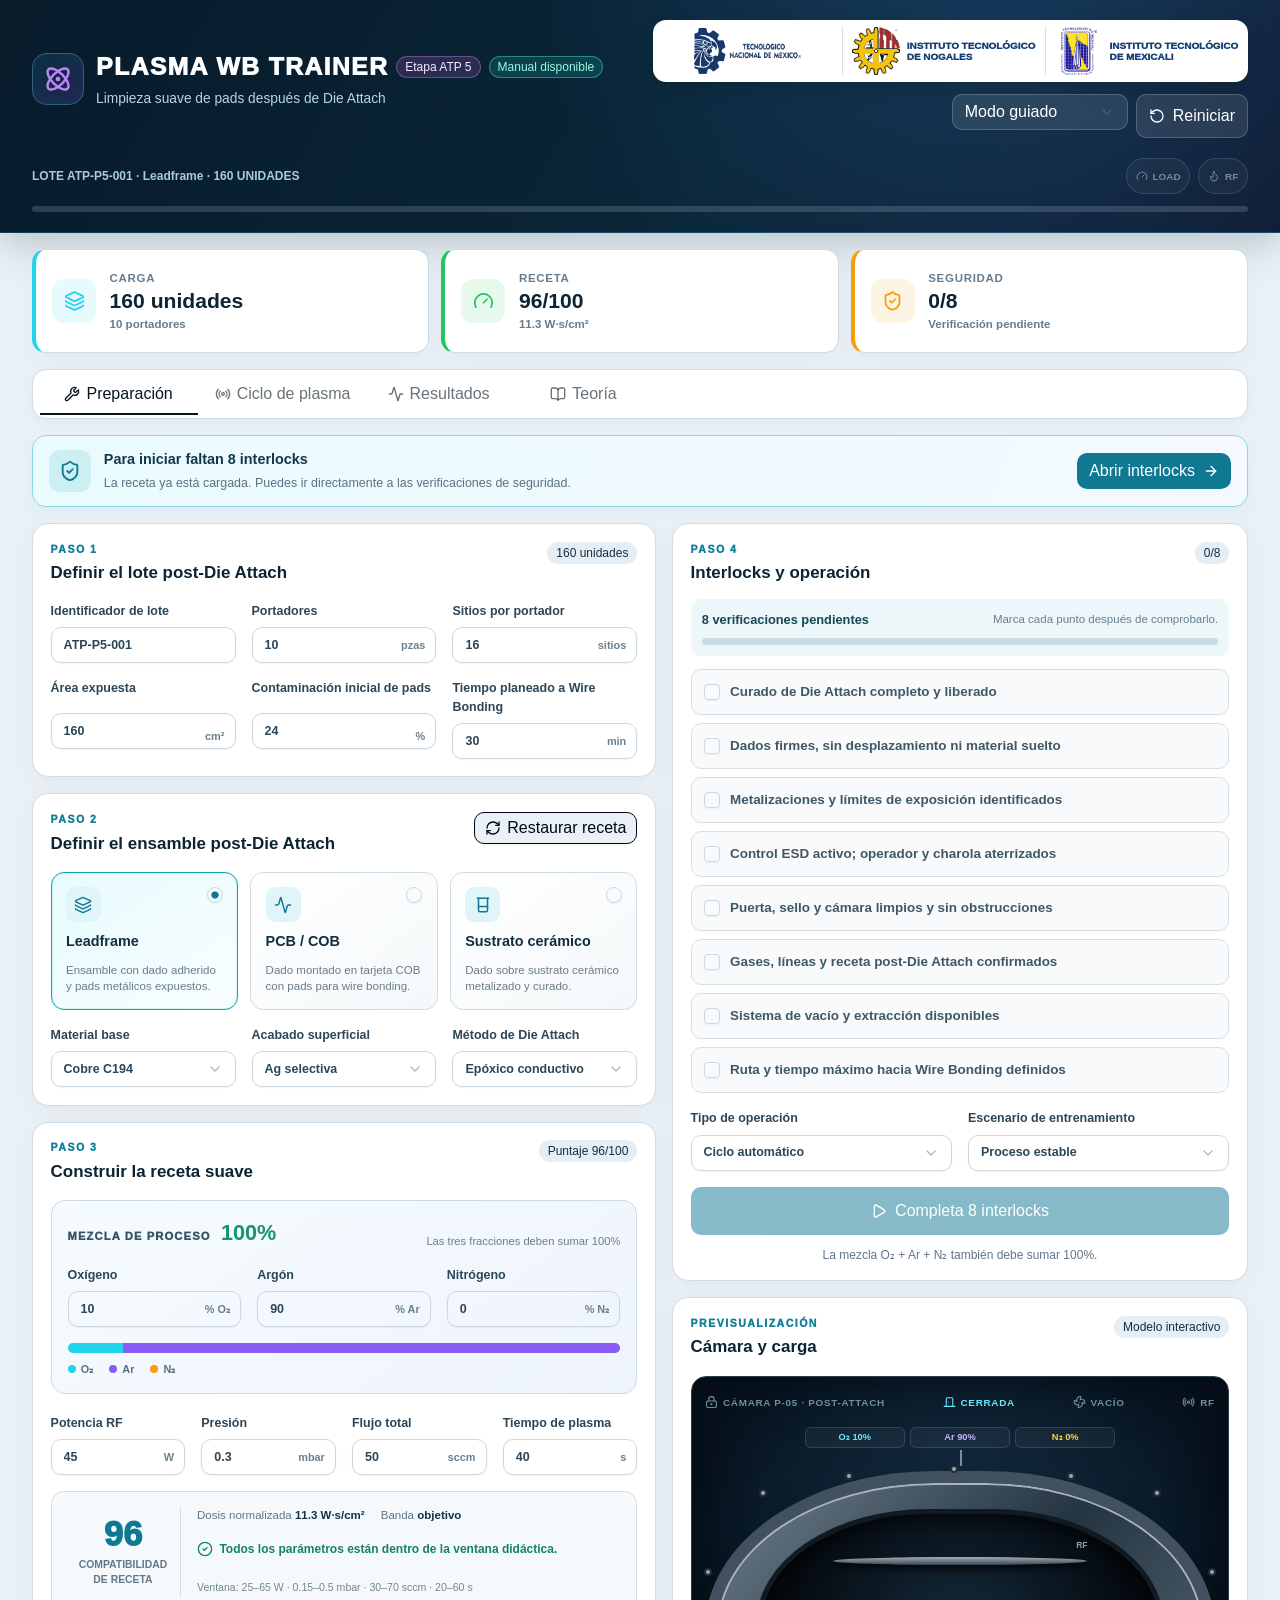
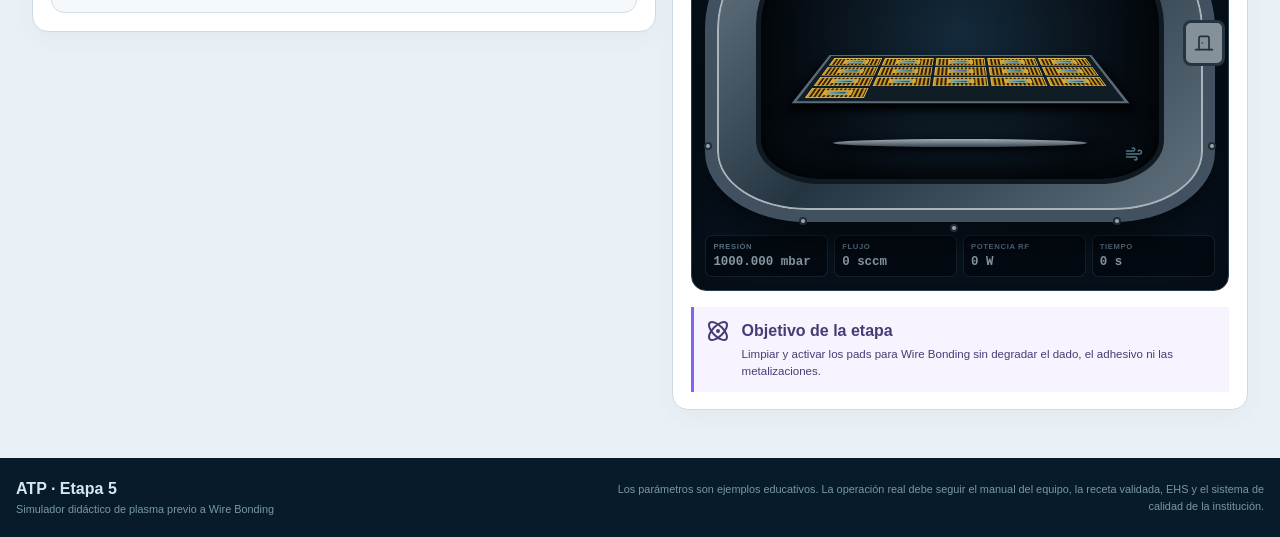
<file: simuladores/plasma-wb-trainer/index.html>
<!DOCTYPE html><html lang="es-MX"><head><meta charSet="utf-8"/><meta name="viewport" content="width=device-width, initial-scale=1"/><link rel="preload" as="image" href="logo-tecnm.png"/><link rel="preload" as="image" href="logo-itn.png"/><link rel="preload" as="image" href="logo-it-mexicali.jpeg"/><link rel="stylesheet" href="assets/index-Srs3Qv6g.css" data-rsc-css-href="./assets/index-Srs3Qv6g.css" data-precedence="vite-rsc/importer-resources"/><link rel="modulepreload" href="assets/layout-segment-context-Wc1SyJDq.js" crossorigin=""/><link rel="modulepreload" href="assets/rolldown-runtime-S-ySWqyJ.js" crossorigin=""/><link rel="modulepreload" href="assets/index-B8pVsXMH.js" crossorigin=""/><link rel="modulepreload" href="assets/framework-CXnKph_e.js" crossorigin=""/><link rel="modulepreload" href="assets/page-BFfYdg5G.js" crossorigin=""/><title>Plasma WB Trainer · ATP Etapa 5</title><meta name="description" content="Simulador didáctico del plasma posterior a Die Attach y previo a Wire Bonding en el proceso ATP."/><link rel="shortcut icon" href="favicon.svg"/><link rel="icon" href="favicon.svg"/><meta name="codex-preview" content="development"/><script>self.__VINEXT_RSC_PARAMS__={}</script><script>self.__VINEXT_RSC_NAV__={"pathname":"/","searchParams":[]}</script><link rel="modulepreload" href="assets/index-B8pVsXMH.js" />
</head><body class="antialiased"><main class="min-h-screen bg-[#eaf1f6] text-slate-950"><section aria-label="Notifications alt+T" tabindex="-1" aria-live="polite" aria-relevant="additions text" aria-atomic="false" data-react-aria-top-layer="true"></section><header class="instrument-header"><div class="mx-auto flex max-w-[1520px] flex-col gap-4 px-4 py-5 sm:px-6 lg:flex-row lg:items-center lg:justify-between lg:px-8"><div class="flex items-center gap-3"><div class="atom-mark"><svg xmlns="http://www.w3.org/2000/svg" width="24" height="24" viewBox="0 0 24 24" fill="none" stroke="currentColor" stroke-width="2" stroke-linecap="round" stroke-linejoin="round" class="lucide lucide-atom" aria-hidden="true"><circle cx="12" cy="12" r="1"></circle><path d="M20.2 20.2c2.04-2.03.02-7.36-4.5-11.9-4.54-4.52-9.87-6.54-11.9-4.5-2.04 2.03-.02 7.36 4.5 11.9 4.54 4.52 9.87 6.54 11.9 4.5Z"></path><path d="M15.7 15.7c4.52-4.54 6.54-9.87 4.5-11.9-2.03-2.04-7.36-.02-11.9 4.5-4.52 4.54-6.54 9.87-4.5 11.9 2.03 2.04 7.36.02 11.9-4.5Z"></path></svg></div><div><div class="flex flex-wrap items-center gap-2"><h1>PLASMA WB TRAINER</h1><span data-slot="badge" data-variant="default" class="inline-flex w-fit shrink-0 items-center justify-center gap-1 overflow-hidden rounded-full px-2 py-0.5 text-xs font-medium whitespace-nowrap transition-[color,box-shadow] focus-visible:border-ring focus-visible:ring-[3px] focus-visible:ring-ring/50 aria-invalid:border-destructive aria-invalid:ring-destructive/20 dark:aria-invalid:ring-destructive/40 [&amp;&gt;svg]:pointer-events-none [&amp;&gt;svg]:size-3 [a&amp;]:hover:bg-primary/90 border border-fuchsia-300/30 bg-fuchsia-400/15 text-fuchsia-100">Etapa ATP 5</span><span data-slot="badge" data-variant="default" class="inline-flex w-fit shrink-0 items-center justify-center gap-1 overflow-hidden rounded-full border border-transparent px-2 py-0.5 text-xs font-medium whitespace-nowrap transition-[color,box-shadow] focus-visible:border-ring focus-visible:ring-[3px] focus-visible:ring-ring/50 aria-invalid:border-destructive aria-invalid:ring-destructive/20 dark:aria-invalid:ring-destructive/40 [&amp;&gt;svg]:pointer-events-none [&amp;&gt;svg]:size-3 bg-primary text-primary-foreground [a&amp;]:hover:bg-primary/90 manual-ready-badge">Manual disponible</span></div><p>Limpieza suave de pads después de Die Attach</p></div></div><div class="header-tools"><div class="institutional-brand" aria-label="Instituciones participantes"><div class="tecnm-brand"><img class="tecnm-logo" src="logo-tecnm.png" width="344" height="147" alt="Tecnológico Nacional de México"/></div><span class="brand-divider"></span><div class="campus-brand"><img class="campus-logo" src="logo-itn.png" width="92" height="92" alt="Instituto Tecnológico de Nogales"/><span>Instituto Tecnológico<br/>de Nogales</span></div><span class="brand-divider"></span><div class="campus-brand"><img class="campus-logo mexicali-logo" src="logo-it-mexicali.jpeg" width="92" height="92" alt="Instituto Tecnológico de Mexicali"/><span>Instituto Tecnológico<br/>de Mexicali</span></div></div><div class="flex flex-wrap gap-2 lg:justify-end"><button type="button" role="combobox" aria-expanded="false" aria-autocomplete="none" dir="ltr" data-state="closed" data-slot="select-trigger" data-size="default" class="flex w-fit items-center justify-between gap-2 rounded-md border px-3 py-2 text-sm whitespace-nowrap shadow-xs transition-[color,box-shadow] outline-none focus-visible:border-ring focus-visible:ring-[3px] focus-visible:ring-ring/50 disabled:cursor-not-allowed disabled:opacity-50 aria-invalid:border-destructive aria-invalid:ring-destructive/20 data-[placeholder]:text-muted-foreground data-[size=default]:h-9 data-[size=sm]:h-8 *:data-[slot=select-value]:line-clamp-1 *:data-[slot=select-value]:flex *:data-[slot=select-value]:items-center *:data-[slot=select-value]:gap-2 dark:bg-input/30 dark:hover:bg-input/50 dark:aria-invalid:ring-destructive/40 [&amp;_svg]:pointer-events-none [&amp;_svg]:shrink-0 [&amp;_svg:not([class*=&#x27;size-&#x27;])]:size-4 [&amp;_svg:not([class*=&#x27;text-&#x27;])]:text-muted-foreground h-11 min-w-44 border-white/20 bg-white/10 text-white"><span data-slot="select-value" style="pointer-events:none"></span><svg xmlns="http://www.w3.org/2000/svg" width="24" height="24" viewBox="0 0 24 24" fill="none" stroke="currentColor" stroke-width="2" stroke-linecap="round" stroke-linejoin="round" class="lucide lucide-chevron-down size-4 opacity-50" aria-hidden="true"><path d="m6 9 6 6 6-6"></path></svg></button><select aria-hidden="true" tabindex="-1" style="position:absolute;border:0;width:1px;height:1px;padding:0;margin:-1px;overflow:hidden;clip:rect(0, 0, 0, 0);white-space:nowrap;word-wrap:normal"></select><button data-slot="button" data-variant="outline" data-size="default" class="inline-flex shrink-0 items-center justify-center gap-2 rounded-md text-sm font-medium whitespace-nowrap transition-all outline-none focus-visible:border-ring focus-visible:ring-[3px] focus-visible:ring-ring/50 disabled:pointer-events-none disabled:opacity-50 aria-invalid:border-destructive aria-invalid:ring-destructive/20 dark:aria-invalid:ring-destructive/40 [&amp;_svg]:pointer-events-none [&amp;_svg]:shrink-0 [&amp;_svg:not([class*=&#x27;size-&#x27;])]:size-4 border shadow-xs dark:border-input dark:bg-input/30 dark:hover:bg-input/50 px-4 py-2 has-[&gt;svg]:px-3 h-11 border-white/20 bg-white/10 text-white hover:bg-white/20 hover:text-white"><svg xmlns="http://www.w3.org/2000/svg" width="24" height="24" viewBox="0 0 24 24" fill="none" stroke="currentColor" stroke-width="2" stroke-linecap="round" stroke-linejoin="round" class="lucide lucide-rotate-ccw" aria-hidden="true"><path d="M3 12a9 9 0 1 0 9-9 9.75 9.75 0 0 0-6.74 2.74L3 8"></path><path d="M3 3v5h5"></path></svg> Reiniciar</button></div></div></div><div class="mx-auto max-w-[1520px] px-4 pb-5 sm:px-6 lg:px-8"><div class="flex flex-wrap items-center justify-between gap-2 text-xs font-bold text-cyan-100/80"><span>LOTE <!-- -->ATP-P5-001<!-- --> · <!-- -->Leadframe<!-- --> · <!-- -->160<!-- --> UNIDADES</span><div class="flex gap-2"><span class="status-pill  tone-cyan"><svg xmlns="http://www.w3.org/2000/svg" width="24" height="24" viewBox="0 0 24 24" fill="none" stroke="currentColor" stroke-width="2" stroke-linecap="round" stroke-linejoin="round" class="lucide lucide-gauge" aria-hidden="true"><path d="m12 14 4-4"></path><path d="M3.34 19a10 10 0 1 1 17.32 0"></path></svg> <!-- -->LOAD</span><span class="status-pill  tone-violet"><svg xmlns="http://www.w3.org/2000/svg" width="24" height="24" viewBox="0 0 24 24" fill="none" stroke="currentColor" stroke-width="2" stroke-linecap="round" stroke-linejoin="round" class="lucide lucide-flame" aria-hidden="true"><path d="M12 3q1 4 4 6.5t3 5.5a1 1 0 0 1-14 0 5 5 0 0 1 1-3 1 1 0 0 0 5 0c0-2-1.5-3-1.5-5q0-2 2.5-4"></path></svg> <!-- -->RF</span></div></div><div aria-valuemax="100" aria-valuemin="0" aria-valuenow="0" aria-valuetext="0%" role="progressbar" data-state="loading" data-value="0" data-max="100" data-slot="progress" class="relative w-full overflow-hidden rounded-full mt-3 h-1.5 bg-white/15 [&amp;_[data-slot=progress-indicator]]:bg-cyan-400"><div data-state="loading" data-value="0" data-max="100" data-slot="progress-indicator" class="h-full w-full flex-1 bg-primary transition-all" style="transform:translateX(-100%)"></div></div></div></header><section class="mx-auto grid max-w-[1520px] grid-cols-1 gap-3 px-4 py-4 sm:grid-cols-3 sm:px-6 lg:px-8"><article class="metric-card" style="--metric-accent:#22d3ee"><div class="metric-icon"><svg xmlns="http://www.w3.org/2000/svg" width="24" height="24" viewBox="0 0 24 24" fill="none" stroke="currentColor" stroke-width="2" stroke-linecap="round" stroke-linejoin="round" class="lucide lucide-layers" aria-hidden="true"><path d="M12.83 2.18a2 2 0 0 0-1.66 0L2.6 6.08a1 1 0 0 0 0 1.83l8.58 3.91a2 2 0 0 0 1.66 0l8.58-3.9a1 1 0 0 0 0-1.83z"></path><path d="M2 12a1 1 0 0 0 .58.91l8.6 3.91a2 2 0 0 0 1.65 0l8.58-3.9A1 1 0 0 0 22 12"></path><path d="M2 17a1 1 0 0 0 .58.91l8.6 3.91a2 2 0 0 0 1.65 0l8.58-3.9A1 1 0 0 0 22 17"></path></svg></div><div><p>Carga</p><strong>160 unidades</strong><small>10 portadores</small></div></article><article class="metric-card" style="--metric-accent:#22c55e"><div class="metric-icon"><svg xmlns="http://www.w3.org/2000/svg" width="24" height="24" viewBox="0 0 24 24" fill="none" stroke="currentColor" stroke-width="2" stroke-linecap="round" stroke-linejoin="round" class="lucide lucide-gauge" aria-hidden="true"><path d="m12 14 4-4"></path><path d="M3.34 19a10 10 0 1 1 17.32 0"></path></svg></div><div><p>Receta</p><strong>96/100</strong><small>11.3 W·s/cm²</small></div></article><article class="metric-card" style="--metric-accent:#f59e0b"><div class="metric-icon"><svg xmlns="http://www.w3.org/2000/svg" width="24" height="24" viewBox="0 0 24 24" fill="none" stroke="currentColor" stroke-width="2" stroke-linecap="round" stroke-linejoin="round" class="lucide lucide-shield-check" aria-hidden="true"><path d="M20 13c0 5-3.5 7.5-7.66 8.95a1 1 0 0 1-.67-.01C7.5 20.5 4 18 4 13V6a1 1 0 0 1 1-1c2 0 4.5-1.2 6.24-2.72a1.17 1.17 0 0 1 1.52 0C14.51 3.81 17 5 19 5a1 1 0 0 1 1 1z"></path><path d="m9 12 2 2 4-4"></path></svg></div><div><p>Seguridad</p><strong>0/8</strong><small>Verificación pendiente</small></div></article></section><section class="mx-auto max-w-[1520px] px-4 pb-24 sm:px-6 lg:px-8 lg:pb-12"><div dir="ltr" data-orientation="horizontal" data-slot="tabs" class="group/tabs flex data-[orientation=horizontal]:flex-col gap-0"><div class="tab-shell"><div role="tablist" aria-orientation="horizontal" data-slot="tabs-list" data-variant="line" class="group/tabs-list inline-flex w-fit items-center justify-center rounded-lg text-muted-foreground group-data-[orientation=horizontal]/tabs:h-9 group-data-[orientation=vertical]/tabs:h-fit group-data-[orientation=vertical]/tabs:flex-col data-[variant=line]:rounded-none gap-1 h-11 min-w-max bg-transparent p-0" tabindex="-1" data-orientation="horizontal" style="outline:none"><button type="button" role="tab" aria-selected="true" aria-controls="radix-_R_96_-content-setup" data-state="active" id="radix-_R_96_-trigger-setup" data-slot="tabs-trigger" class="relative inline-flex h-[calc(100%-1px)] flex-1 items-center justify-center gap-1.5 rounded-md border border-transparent py-1 text-sm font-medium whitespace-nowrap text-foreground/60 transition-all group-data-[orientation=vertical]/tabs:w-full group-data-[orientation=vertical]/tabs:justify-start hover:text-foreground focus-visible:border-ring focus-visible:ring-[3px] focus-visible:ring-ring/50 focus-visible:outline-1 focus-visible:outline-ring disabled:pointer-events-none disabled:opacity-50 group-data-[variant=default]/tabs-list:data-[state=active]:shadow-sm group-data-[variant=line]/tabs-list:data-[state=active]:shadow-none dark:text-muted-foreground dark:hover:text-foreground [&amp;_svg]:pointer-events-none [&amp;_svg]:shrink-0 [&amp;_svg:not([class*=&#x27;size-&#x27;])]:size-4 group-data-[variant=line]/tabs-list:bg-transparent group-data-[variant=line]/tabs-list:data-[state=active]:bg-transparent dark:group-data-[variant=line]/tabs-list:data-[state=active]:border-transparent dark:group-data-[variant=line]/tabs-list:data-[state=active]:bg-transparent data-[state=active]:bg-background data-[state=active]:text-foreground dark:data-[state=active]:border-input dark:data-[state=active]:bg-input/30 dark:data-[state=active]:text-foreground after:absolute after:bg-foreground after:opacity-0 after:transition-opacity group-data-[orientation=horizontal]/tabs:after:inset-x-0 group-data-[orientation=horizontal]/tabs:after:bottom-[-5px] group-data-[orientation=horizontal]/tabs:after:h-0.5 group-data-[orientation=vertical]/tabs:after:inset-y-0 group-data-[orientation=vertical]/tabs:after:-right-1 group-data-[orientation=vertical]/tabs:after:w-0.5 group-data-[variant=line]/tabs-list:data-[state=active]:after:opacity-100 min-w-40 px-4" tabindex="-1" data-orientation="horizontal" data-radix-collection-item=""><svg xmlns="http://www.w3.org/2000/svg" width="24" height="24" viewBox="0 0 24 24" fill="none" stroke="currentColor" stroke-width="2" stroke-linecap="round" stroke-linejoin="round" class="lucide lucide-wrench" aria-hidden="true"><path d="M14.7 6.3a1 1 0 0 0 0 1.4l1.6 1.6a1 1 0 0 0 1.4 0l3.106-3.105c.32-.322.863-.22.983.218a6 6 0 0 1-8.259 7.057l-7.91 7.91a1 1 0 0 1-2.999-3l7.91-7.91a6 6 0 0 1 7.057-8.259c.438.12.54.662.219.984z"></path></svg> Preparación</button><button type="button" role="tab" aria-selected="false" aria-controls="radix-_R_96_-content-cycle" data-state="inactive" id="radix-_R_96_-trigger-cycle" data-slot="tabs-trigger" class="relative inline-flex h-[calc(100%-1px)] flex-1 items-center justify-center gap-1.5 rounded-md border border-transparent py-1 text-sm font-medium whitespace-nowrap text-foreground/60 transition-all group-data-[orientation=vertical]/tabs:w-full group-data-[orientation=vertical]/tabs:justify-start hover:text-foreground focus-visible:border-ring focus-visible:ring-[3px] focus-visible:ring-ring/50 focus-visible:outline-1 focus-visible:outline-ring disabled:pointer-events-none disabled:opacity-50 group-data-[variant=default]/tabs-list:data-[state=active]:shadow-sm group-data-[variant=line]/tabs-list:data-[state=active]:shadow-none dark:text-muted-foreground dark:hover:text-foreground [&amp;_svg]:pointer-events-none [&amp;_svg]:shrink-0 [&amp;_svg:not([class*=&#x27;size-&#x27;])]:size-4 group-data-[variant=line]/tabs-list:bg-transparent group-data-[variant=line]/tabs-list:data-[state=active]:bg-transparent dark:group-data-[variant=line]/tabs-list:data-[state=active]:border-transparent dark:group-data-[variant=line]/tabs-list:data-[state=active]:bg-transparent data-[state=active]:bg-background data-[state=active]:text-foreground dark:data-[state=active]:border-input dark:data-[state=active]:bg-input/30 dark:data-[state=active]:text-foreground after:absolute after:bg-foreground after:opacity-0 after:transition-opacity group-data-[orientation=horizontal]/tabs:after:inset-x-0 group-data-[orientation=horizontal]/tabs:after:bottom-[-5px] group-data-[orientation=horizontal]/tabs:after:h-0.5 group-data-[orientation=vertical]/tabs:after:inset-y-0 group-data-[orientation=vertical]/tabs:after:-right-1 group-data-[orientation=vertical]/tabs:after:w-0.5 group-data-[variant=line]/tabs-list:data-[state=active]:after:opacity-100 min-w-40 px-4" tabindex="-1" data-orientation="horizontal" data-radix-collection-item=""><svg xmlns="http://www.w3.org/2000/svg" width="24" height="24" viewBox="0 0 24 24" fill="none" stroke="currentColor" stroke-width="2" stroke-linecap="round" stroke-linejoin="round" class="lucide lucide-radio" aria-hidden="true"><path d="M16.247 7.761a6 6 0 0 1 0 8.478"></path><path d="M19.075 4.933a10 10 0 0 1 0 14.134"></path><path d="M4.925 19.067a10 10 0 0 1 0-14.134"></path><path d="M7.753 16.239a6 6 0 0 1 0-8.478"></path><circle cx="12" cy="12" r="2"></circle></svg> Ciclo de plasma</button><button type="button" role="tab" aria-selected="false" aria-controls="radix-_R_96_-content-results" data-state="inactive" id="radix-_R_96_-trigger-results" data-slot="tabs-trigger" class="relative inline-flex h-[calc(100%-1px)] flex-1 items-center justify-center gap-1.5 rounded-md border border-transparent py-1 text-sm font-medium whitespace-nowrap text-foreground/60 transition-all group-data-[orientation=vertical]/tabs:w-full group-data-[orientation=vertical]/tabs:justify-start hover:text-foreground focus-visible:border-ring focus-visible:ring-[3px] focus-visible:ring-ring/50 focus-visible:outline-1 focus-visible:outline-ring disabled:pointer-events-none disabled:opacity-50 group-data-[variant=default]/tabs-list:data-[state=active]:shadow-sm group-data-[variant=line]/tabs-list:data-[state=active]:shadow-none dark:text-muted-foreground dark:hover:text-foreground [&amp;_svg]:pointer-events-none [&amp;_svg]:shrink-0 [&amp;_svg:not([class*=&#x27;size-&#x27;])]:size-4 group-data-[variant=line]/tabs-list:bg-transparent group-data-[variant=line]/tabs-list:data-[state=active]:bg-transparent dark:group-data-[variant=line]/tabs-list:data-[state=active]:border-transparent dark:group-data-[variant=line]/tabs-list:data-[state=active]:bg-transparent data-[state=active]:bg-background data-[state=active]:text-foreground dark:data-[state=active]:border-input dark:data-[state=active]:bg-input/30 dark:data-[state=active]:text-foreground after:absolute after:bg-foreground after:opacity-0 after:transition-opacity group-data-[orientation=horizontal]/tabs:after:inset-x-0 group-data-[orientation=horizontal]/tabs:after:bottom-[-5px] group-data-[orientation=horizontal]/tabs:after:h-0.5 group-data-[orientation=vertical]/tabs:after:inset-y-0 group-data-[orientation=vertical]/tabs:after:-right-1 group-data-[orientation=vertical]/tabs:after:w-0.5 group-data-[variant=line]/tabs-list:data-[state=active]:after:opacity-100 min-w-36 px-4" tabindex="-1" data-orientation="horizontal" data-radix-collection-item=""><svg xmlns="http://www.w3.org/2000/svg" width="24" height="24" viewBox="0 0 24 24" fill="none" stroke="currentColor" stroke-width="2" stroke-linecap="round" stroke-linejoin="round" class="lucide lucide-activity" aria-hidden="true"><path d="M22 12h-2.48a2 2 0 0 0-1.93 1.46l-2.35 8.36a.25.25 0 0 1-.48 0L9.24 2.18a.25.25 0 0 0-.48 0l-2.35 8.36A2 2 0 0 1 4.49 12H2"></path></svg> Resultados</button><button type="button" role="tab" aria-selected="false" aria-controls="radix-_R_96_-content-theory" data-state="inactive" id="radix-_R_96_-trigger-theory" data-slot="tabs-trigger" class="relative inline-flex h-[calc(100%-1px)] flex-1 items-center justify-center gap-1.5 rounded-md border border-transparent py-1 text-sm font-medium whitespace-nowrap text-foreground/60 transition-all group-data-[orientation=vertical]/tabs:w-full group-data-[orientation=vertical]/tabs:justify-start hover:text-foreground focus-visible:border-ring focus-visible:ring-[3px] focus-visible:ring-ring/50 focus-visible:outline-1 focus-visible:outline-ring disabled:pointer-events-none disabled:opacity-50 group-data-[variant=default]/tabs-list:data-[state=active]:shadow-sm group-data-[variant=line]/tabs-list:data-[state=active]:shadow-none dark:text-muted-foreground dark:hover:text-foreground [&amp;_svg]:pointer-events-none [&amp;_svg]:shrink-0 [&amp;_svg:not([class*=&#x27;size-&#x27;])]:size-4 group-data-[variant=line]/tabs-list:bg-transparent group-data-[variant=line]/tabs-list:data-[state=active]:bg-transparent dark:group-data-[variant=line]/tabs-list:data-[state=active]:border-transparent dark:group-data-[variant=line]/tabs-list:data-[state=active]:bg-transparent data-[state=active]:bg-background data-[state=active]:text-foreground dark:data-[state=active]:border-input dark:data-[state=active]:bg-input/30 dark:data-[state=active]:text-foreground after:absolute after:bg-foreground after:opacity-0 after:transition-opacity group-data-[orientation=horizontal]/tabs:after:inset-x-0 group-data-[orientation=horizontal]/tabs:after:bottom-[-5px] group-data-[orientation=horizontal]/tabs:after:h-0.5 group-data-[orientation=vertical]/tabs:after:inset-y-0 group-data-[orientation=vertical]/tabs:after:-right-1 group-data-[orientation=vertical]/tabs:after:w-0.5 group-data-[variant=line]/tabs-list:data-[state=active]:after:opacity-100 min-w-32 px-4" tabindex="-1" data-orientation="horizontal" data-radix-collection-item=""><svg xmlns="http://www.w3.org/2000/svg" width="24" height="24" viewBox="0 0 24 24" fill="none" stroke="currentColor" stroke-width="2" stroke-linecap="round" stroke-linejoin="round" class="lucide lucide-book-open" aria-hidden="true"><path d="M12 5v16"></path><path d="M20.001 19A2 2 0 0022 17V5a2 2 0 00-1.999-2L16 3.002A5 5 0 0012 5a5 5 0 00-4-2H4a2 2 0 00-2 2v12a2 2 0 001.999 2H8a5 5 0 014 2 5 5 0 014-2z"></path></svg> Teoría</button></div></div><div data-state="active" data-orientation="horizontal" role="tabpanel" aria-labelledby="radix-_R_96_-trigger-setup" id="radix-_R_96_-content-setup" tabindex="0" data-slot="tabs-content" class="flex-1 outline-none space-y-4" style="animation-duration:0s"><div class="setup-progress-banner"><div class="setup-progress-icon"><svg xmlns="http://www.w3.org/2000/svg" width="24" height="24" viewBox="0 0 24 24" fill="none" stroke="currentColor" stroke-width="2" stroke-linecap="round" stroke-linejoin="round" class="lucide lucide-shield-check" aria-hidden="true"><path d="M20 13c0 5-3.5 7.5-7.66 8.95a1 1 0 0 1-.67-.01C7.5 20.5 4 18 4 13V6a1 1 0 0 1 1-1c2 0 4.5-1.2 6.24-2.72a1.17 1.17 0 0 1 1.52 0C14.51 3.81 17 5 19 5a1 1 0 0 1 1 1z"></path><path d="m9 12 2 2 4-4"></path></svg></div><div><strong>Para iniciar faltan <!-- -->8<!-- --> interlocks</strong><span>La receta ya está cargada. Puedes ir directamente a las verificaciones de seguridad.</span></div><button data-slot="button" data-variant="default" data-size="default" class="inline-flex shrink-0 items-center justify-center gap-2 rounded-md text-sm font-medium whitespace-nowrap transition-all outline-none focus-visible:border-ring focus-visible:ring-[3px] focus-visible:ring-ring/50 disabled:pointer-events-none disabled:opacity-50 aria-invalid:border-destructive aria-invalid:ring-destructive/20 dark:aria-invalid:ring-destructive/40 [&amp;_svg]:pointer-events-none [&amp;_svg]:shrink-0 [&amp;_svg:not([class*=&#x27;size-&#x27;])]:size-4 bg-primary text-primary-foreground hover:bg-primary/90 h-9 px-4 py-2 has-[&gt;svg]:px-3">Abrir interlocks <svg xmlns="http://www.w3.org/2000/svg" width="24" height="24" viewBox="0 0 24 24" fill="none" stroke="currentColor" stroke-width="2" stroke-linecap="round" stroke-linejoin="round" class="lucide lucide-arrow-right" aria-hidden="true"><path d="M5 12h14"></path><path d="m12 5 7 7-7 7"></path></svg></button></div><div class="grid gap-4 xl:grid-cols-[1.04fr_.96fr]"><div class="space-y-4"><section class="panel-card"><div class="panel-heading"><div><p class="eyebrow">PASO 1</p><h2>Definir el lote post-Die Attach</h2></div><span data-slot="badge" data-variant="secondary" class="inline-flex w-fit shrink-0 items-center justify-center gap-1 overflow-hidden rounded-full border border-transparent px-2 py-0.5 text-xs font-medium whitespace-nowrap transition-[color,box-shadow] focus-visible:border-ring focus-visible:ring-[3px] focus-visible:ring-ring/50 aria-invalid:border-destructive aria-invalid:ring-destructive/20 dark:aria-invalid:ring-destructive/40 [&amp;&gt;svg]:pointer-events-none [&amp;&gt;svg]:size-3 bg-secondary text-secondary-foreground [a&amp;]:hover:bg-secondary/90">160 unidades</span></div><div class="grid gap-4 sm:grid-cols-2 lg:grid-cols-3"><label class="field-block"><span>Identificador de lote</span><input data-slot="input" class="h-9 w-full min-w-0 rounded-md border border-input bg-transparent px-3 py-1 text-base shadow-xs transition-[color,box-shadow] outline-none selection:bg-primary selection:text-primary-foreground file:inline-flex file:h-7 file:border-0 file:bg-transparent file:text-sm file:font-medium file:text-foreground placeholder:text-muted-foreground disabled:pointer-events-none disabled:cursor-not-allowed disabled:opacity-50 md:text-sm dark:bg-input/30 focus-visible:border-ring focus-visible:ring-[3px] focus-visible:ring-ring/50 aria-invalid:border-destructive aria-invalid:ring-destructive/20 dark:aria-invalid:ring-destructive/40" value="ATP-P5-001"/></label><label class="field-block"><span>Portadores</span><div class="number-wrap"><input type="number" data-slot="input" class="h-9 w-full min-w-0 rounded-md border border-input bg-transparent px-3 py-1 text-base shadow-xs transition-[color,box-shadow] outline-none selection:bg-primary selection:text-primary-foreground file:inline-flex file:h-7 file:border-0 file:bg-transparent file:text-sm file:font-medium file:text-foreground placeholder:text-muted-foreground disabled:pointer-events-none disabled:cursor-not-allowed disabled:opacity-50 md:text-sm dark:bg-input/30 focus-visible:border-ring focus-visible:ring-[3px] focus-visible:ring-ring/50 aria-invalid:border-destructive aria-invalid:ring-destructive/20 dark:aria-invalid:ring-destructive/40" min="1" max="100" step="1" value="10"/><small>pzas</small></div></label><label class="field-block"><span>Sitios por portador</span><div class="number-wrap"><input type="number" data-slot="input" class="h-9 w-full min-w-0 rounded-md border border-input bg-transparent px-3 py-1 text-base shadow-xs transition-[color,box-shadow] outline-none selection:bg-primary selection:text-primary-foreground file:inline-flex file:h-7 file:border-0 file:bg-transparent file:text-sm file:font-medium file:text-foreground placeholder:text-muted-foreground disabled:pointer-events-none disabled:cursor-not-allowed disabled:opacity-50 md:text-sm dark:bg-input/30 focus-visible:border-ring focus-visible:ring-[3px] focus-visible:ring-ring/50 aria-invalid:border-destructive aria-invalid:ring-destructive/20 dark:aria-invalid:ring-destructive/40" min="1" max="100" step="1" value="16"/><small>sitios</small></div></label><label class="field-block"><span>Área expuesta</span><div class="number-wrap"><input type="number" data-slot="input" class="h-9 w-full min-w-0 rounded-md border border-input bg-transparent px-3 py-1 text-base shadow-xs transition-[color,box-shadow] outline-none selection:bg-primary selection:text-primary-foreground file:inline-flex file:h-7 file:border-0 file:bg-transparent file:text-sm file:font-medium file:text-foreground placeholder:text-muted-foreground disabled:pointer-events-none disabled:cursor-not-allowed disabled:opacity-50 md:text-sm dark:bg-input/30 focus-visible:border-ring focus-visible:ring-[3px] focus-visible:ring-ring/50 aria-invalid:border-destructive aria-invalid:ring-destructive/20 dark:aria-invalid:ring-destructive/40" min="10" max="1200" step="5" value="160"/><small>cm²</small></div></label><label class="field-block"><span>Contaminación inicial de pads</span><div class="number-wrap"><input type="number" data-slot="input" class="h-9 w-full min-w-0 rounded-md border border-input bg-transparent px-3 py-1 text-base shadow-xs transition-[color,box-shadow] outline-none selection:bg-primary selection:text-primary-foreground file:inline-flex file:h-7 file:border-0 file:bg-transparent file:text-sm file:font-medium file:text-foreground placeholder:text-muted-foreground disabled:pointer-events-none disabled:cursor-not-allowed disabled:opacity-50 md:text-sm dark:bg-input/30 focus-visible:border-ring focus-visible:ring-[3px] focus-visible:ring-ring/50 aria-invalid:border-destructive aria-invalid:ring-destructive/20 dark:aria-invalid:ring-destructive/40" min="0" max="60" step="1" value="24"/><small>%</small></div></label><label class="field-block"><span>Tiempo planeado a Wire Bonding</span><div class="number-wrap"><input type="number" data-slot="input" class="h-9 w-full min-w-0 rounded-md border border-input bg-transparent px-3 py-1 text-base shadow-xs transition-[color,box-shadow] outline-none selection:bg-primary selection:text-primary-foreground file:inline-flex file:h-7 file:border-0 file:bg-transparent file:text-sm file:font-medium file:text-foreground placeholder:text-muted-foreground disabled:pointer-events-none disabled:cursor-not-allowed disabled:opacity-50 md:text-sm dark:bg-input/30 focus-visible:border-ring focus-visible:ring-[3px] focus-visible:ring-ring/50 aria-invalid:border-destructive aria-invalid:ring-destructive/20 dark:aria-invalid:ring-destructive/40" min="5" max="480" step="5" value="30"/><small>min</small></div></label></div></section><section class="panel-card"><div class="panel-heading"><div><p class="eyebrow">PASO 2</p><h2>Definir el ensamble post-Die Attach</h2></div><button data-slot="button" data-variant="outline" data-size="sm" class="inline-flex shrink-0 items-center justify-center text-sm font-medium whitespace-nowrap transition-all outline-none focus-visible:border-ring focus-visible:ring-[3px] focus-visible:ring-ring/50 disabled:pointer-events-none disabled:opacity-50 aria-invalid:border-destructive aria-invalid:ring-destructive/20 dark:aria-invalid:ring-destructive/40 [&amp;_svg]:pointer-events-none [&amp;_svg]:shrink-0 [&amp;_svg:not([class*=&#x27;size-&#x27;])]:size-4 border bg-background shadow-xs hover:bg-accent hover:text-accent-foreground dark:border-input dark:bg-input/30 dark:hover:bg-input/50 h-8 gap-1.5 rounded-md px-3 has-[&gt;svg]:px-2.5"><svg xmlns="http://www.w3.org/2000/svg" width="24" height="24" viewBox="0 0 24 24" fill="none" stroke="currentColor" stroke-width="2" stroke-linecap="round" stroke-linejoin="round" class="lucide lucide-refresh-cw" aria-hidden="true"><path d="M3 12a9 9 0 0 1 9-9 9.75 9.75 0 0 1 6.74 2.74L21 8"></path><path d="M21 3v5h-5"></path><path d="M21 12a9 9 0 0 1-9 9 9.75 9.75 0 0 1-6.74-2.74L3 16"></path><path d="M8 16H3v5"></path></svg> Restaurar receta</button></div><div role="radiogroup" aria-required="false" dir="ltr" data-slot="radio-group" class="grid gap-3 md:grid-cols-3" tabindex="-1" style="outline:none"><label class="support-choice is-selected"><div class="flex items-start justify-between"><span class="choice-icon"><svg xmlns="http://www.w3.org/2000/svg" width="24" height="24" viewBox="0 0 24 24" fill="none" stroke="currentColor" stroke-width="2" stroke-linecap="round" stroke-linejoin="round" class="lucide lucide-layers" aria-hidden="true"><path d="M12.83 2.18a2 2 0 0 0-1.66 0L2.6 6.08a1 1 0 0 0 0 1.83l8.58 3.91a2 2 0 0 0 1.66 0l8.58-3.9a1 1 0 0 0 0-1.83z"></path><path d="M2 12a1 1 0 0 0 .58.91l8.6 3.91a2 2 0 0 0 1.65 0l8.58-3.9A1 1 0 0 0 22 12"></path><path d="M2 17a1 1 0 0 0 .58.91l8.6 3.91a2 2 0 0 0 1.65 0l8.58-3.9A1 1 0 0 0 22 17"></path></svg></span><button type="button" role="radio" aria-checked="true" data-state="checked" value="leadframe" data-slot="radio-group-item" class="aspect-square size-4 shrink-0 rounded-full border border-input text-primary shadow-xs transition-[color,box-shadow] outline-none focus-visible:border-ring focus-visible:ring-[3px] focus-visible:ring-ring/50 disabled:cursor-not-allowed disabled:opacity-50 aria-invalid:border-destructive aria-invalid:ring-destructive/20 dark:bg-input/30 dark:aria-invalid:ring-destructive/40" tabindex="-1" data-radix-collection-item=""><span data-state="checked" data-slot="radio-group-indicator" class="relative flex items-center justify-center"><svg xmlns="http://www.w3.org/2000/svg" width="24" height="24" viewBox="0 0 24 24" fill="none" stroke="currentColor" stroke-width="2" stroke-linecap="round" stroke-linejoin="round" class="lucide lucide-circle absolute top-1/2 left-1/2 size-2 -translate-x-1/2 -translate-y-1/2 fill-primary" aria-hidden="true"><circle cx="12" cy="12" r="10"></circle></svg></span></button><input type="radio" aria-hidden="true" tabindex="-1" style="position:absolute;pointer-events:none;opacity:0;margin:0;transform:translateX(-100%)" checked="" value="leadframe"/></div><strong>Leadframe</strong><small>Ensamble con dado adherido y pads metálicos expuestos.</small></label><label class="support-choice "><div class="flex items-start justify-between"><span class="choice-icon"><svg xmlns="http://www.w3.org/2000/svg" width="24" height="24" viewBox="0 0 24 24" fill="none" stroke="currentColor" stroke-width="2" stroke-linecap="round" stroke-linejoin="round" class="lucide lucide-activity" aria-hidden="true"><path d="M22 12h-2.48a2 2 0 0 0-1.93 1.46l-2.35 8.36a.25.25 0 0 1-.48 0L9.24 2.18a.25.25 0 0 0-.48 0l-2.35 8.36A2 2 0 0 1 4.49 12H2"></path></svg></span><button type="button" role="radio" aria-checked="false" data-state="unchecked" value="pcb" data-slot="radio-group-item" class="aspect-square size-4 shrink-0 rounded-full border border-input text-primary shadow-xs transition-[color,box-shadow] outline-none focus-visible:border-ring focus-visible:ring-[3px] focus-visible:ring-ring/50 disabled:cursor-not-allowed disabled:opacity-50 aria-invalid:border-destructive aria-invalid:ring-destructive/20 dark:bg-input/30 dark:aria-invalid:ring-destructive/40" tabindex="-1" data-radix-collection-item=""></button><input type="radio" aria-hidden="true" tabindex="-1" style="position:absolute;pointer-events:none;opacity:0;margin:0;transform:translateX(-100%)" value="pcb"/></div><strong>PCB / COB</strong><small>Dado montado en tarjeta COB con pads para wire bonding.</small></label><label class="support-choice "><div class="flex items-start justify-between"><span class="choice-icon"><svg xmlns="http://www.w3.org/2000/svg" width="24" height="24" viewBox="0 0 24 24" fill="none" stroke="currentColor" stroke-width="2" stroke-linecap="round" stroke-linejoin="round" class="lucide lucide-beaker" aria-hidden="true"><path d="M4.5 3h15"></path><path d="M6 3v16a2 2 0 0 0 2 2h8a2 2 0 0 0 2-2V3"></path><path d="M6 14h12"></path></svg></span><button type="button" role="radio" aria-checked="false" data-state="unchecked" value="ceramic" data-slot="radio-group-item" class="aspect-square size-4 shrink-0 rounded-full border border-input text-primary shadow-xs transition-[color,box-shadow] outline-none focus-visible:border-ring focus-visible:ring-[3px] focus-visible:ring-ring/50 disabled:cursor-not-allowed disabled:opacity-50 aria-invalid:border-destructive aria-invalid:ring-destructive/20 dark:bg-input/30 dark:aria-invalid:ring-destructive/40" tabindex="-1" data-radix-collection-item=""></button><input type="radio" aria-hidden="true" tabindex="-1" style="position:absolute;pointer-events:none;opacity:0;margin:0;transform:translateX(-100%)" value="ceramic"/></div><strong>Sustrato cerámico</strong><small>Dado sobre sustrato cerámico metalizado y curado.</small></label></div><div class="mt-4 grid gap-4 sm:grid-cols-3"><label class="field-block"><span>Material base</span><button type="button" role="combobox" aria-expanded="false" aria-autocomplete="none" dir="ltr" data-state="closed" data-slot="select-trigger" data-size="default" class="flex items-center justify-between gap-2 rounded-md border border-input bg-transparent px-3 py-2 text-sm whitespace-nowrap shadow-xs transition-[color,box-shadow] outline-none focus-visible:border-ring focus-visible:ring-[3px] focus-visible:ring-ring/50 disabled:cursor-not-allowed disabled:opacity-50 aria-invalid:border-destructive aria-invalid:ring-destructive/20 data-[placeholder]:text-muted-foreground data-[size=default]:h-9 data-[size=sm]:h-8 *:data-[slot=select-value]:line-clamp-1 *:data-[slot=select-value]:flex *:data-[slot=select-value]:items-center *:data-[slot=select-value]:gap-2 dark:bg-input/30 dark:hover:bg-input/50 dark:aria-invalid:ring-destructive/40 [&amp;_svg]:pointer-events-none [&amp;_svg]:shrink-0 [&amp;_svg:not([class*=&#x27;size-&#x27;])]:size-4 [&amp;_svg:not([class*=&#x27;text-&#x27;])]:text-muted-foreground w-full"><span data-slot="select-value" style="pointer-events:none"></span><svg xmlns="http://www.w3.org/2000/svg" width="24" height="24" viewBox="0 0 24 24" fill="none" stroke="currentColor" stroke-width="2" stroke-linecap="round" stroke-linejoin="round" class="lucide lucide-chevron-down size-4 opacity-50" aria-hidden="true"><path d="m6 9 6 6 6-6"></path></svg></button><select aria-hidden="true" tabindex="-1" style="position:absolute;border:0;width:1px;height:1px;padding:0;margin:-1px;overflow:hidden;clip:rect(0, 0, 0, 0);white-space:nowrap;word-wrap:normal"></select></label><label class="field-block"><span>Acabado superficial</span><button type="button" role="combobox" aria-expanded="false" aria-autocomplete="none" dir="ltr" data-state="closed" data-slot="select-trigger" data-size="default" class="flex items-center justify-between gap-2 rounded-md border border-input bg-transparent px-3 py-2 text-sm whitespace-nowrap shadow-xs transition-[color,box-shadow] outline-none focus-visible:border-ring focus-visible:ring-[3px] focus-visible:ring-ring/50 disabled:cursor-not-allowed disabled:opacity-50 aria-invalid:border-destructive aria-invalid:ring-destructive/20 data-[placeholder]:text-muted-foreground data-[size=default]:h-9 data-[size=sm]:h-8 *:data-[slot=select-value]:line-clamp-1 *:data-[slot=select-value]:flex *:data-[slot=select-value]:items-center *:data-[slot=select-value]:gap-2 dark:bg-input/30 dark:hover:bg-input/50 dark:aria-invalid:ring-destructive/40 [&amp;_svg]:pointer-events-none [&amp;_svg]:shrink-0 [&amp;_svg:not([class*=&#x27;size-&#x27;])]:size-4 [&amp;_svg:not([class*=&#x27;text-&#x27;])]:text-muted-foreground w-full"><span data-slot="select-value" style="pointer-events:none"></span><svg xmlns="http://www.w3.org/2000/svg" width="24" height="24" viewBox="0 0 24 24" fill="none" stroke="currentColor" stroke-width="2" stroke-linecap="round" stroke-linejoin="round" class="lucide lucide-chevron-down size-4 opacity-50" aria-hidden="true"><path d="m6 9 6 6 6-6"></path></svg></button><select aria-hidden="true" tabindex="-1" style="position:absolute;border:0;width:1px;height:1px;padding:0;margin:-1px;overflow:hidden;clip:rect(0, 0, 0, 0);white-space:nowrap;word-wrap:normal"></select></label><label class="field-block"><span>Método de Die Attach</span><button type="button" role="combobox" aria-expanded="false" aria-autocomplete="none" dir="ltr" data-state="closed" data-slot="select-trigger" data-size="default" class="flex items-center justify-between gap-2 rounded-md border border-input bg-transparent px-3 py-2 text-sm whitespace-nowrap shadow-xs transition-[color,box-shadow] outline-none focus-visible:border-ring focus-visible:ring-[3px] focus-visible:ring-ring/50 disabled:cursor-not-allowed disabled:opacity-50 aria-invalid:border-destructive aria-invalid:ring-destructive/20 data-[placeholder]:text-muted-foreground data-[size=default]:h-9 data-[size=sm]:h-8 *:data-[slot=select-value]:line-clamp-1 *:data-[slot=select-value]:flex *:data-[slot=select-value]:items-center *:data-[slot=select-value]:gap-2 dark:bg-input/30 dark:hover:bg-input/50 dark:aria-invalid:ring-destructive/40 [&amp;_svg]:pointer-events-none [&amp;_svg]:shrink-0 [&amp;_svg:not([class*=&#x27;size-&#x27;])]:size-4 [&amp;_svg:not([class*=&#x27;text-&#x27;])]:text-muted-foreground w-full"><span data-slot="select-value" style="pointer-events:none"></span><svg xmlns="http://www.w3.org/2000/svg" width="24" height="24" viewBox="0 0 24 24" fill="none" stroke="currentColor" stroke-width="2" stroke-linecap="round" stroke-linejoin="round" class="lucide lucide-chevron-down size-4 opacity-50" aria-hidden="true"><path d="m6 9 6 6 6-6"></path></svg></button><select aria-hidden="true" tabindex="-1" style="position:absolute;border:0;width:1px;height:1px;padding:0;margin:-1px;overflow:hidden;clip:rect(0, 0, 0, 0);white-space:nowrap;word-wrap:normal"></select></label></div></section><section class="panel-card"><div class="panel-heading"><div><p class="eyebrow">PASO 3</p><h2>Construir la receta suave</h2></div><span data-slot="badge" data-variant="secondary" class="inline-flex w-fit shrink-0 items-center justify-center gap-1 overflow-hidden rounded-full border border-transparent px-2 py-0.5 text-xs font-medium whitespace-nowrap transition-[color,box-shadow] focus-visible:border-ring focus-visible:ring-[3px] focus-visible:ring-ring/50 aria-invalid:border-destructive aria-invalid:ring-destructive/20 dark:aria-invalid:ring-destructive/40 [&amp;&gt;svg]:pointer-events-none [&amp;&gt;svg]:size-3 bg-secondary text-secondary-foreground [a&amp;]:hover:bg-secondary/90">Puntaje 96/100</span></div><div class="gas-mixer"><div class="mixer-header"><div><span>MEZCLA DE PROCESO</span><strong class="gas-ok">100<!-- -->%</strong></div><small>Las tres fracciones deben sumar 100%</small></div><div class="grid gap-4 sm:grid-cols-3"><label class="field-block"><span>Oxígeno</span><div class="number-wrap"><input type="number" data-slot="input" class="h-9 w-full min-w-0 rounded-md border border-input bg-transparent px-3 py-1 text-base shadow-xs transition-[color,box-shadow] outline-none selection:bg-primary selection:text-primary-foreground file:inline-flex file:h-7 file:border-0 file:bg-transparent file:text-sm file:font-medium file:text-foreground placeholder:text-muted-foreground disabled:pointer-events-none disabled:cursor-not-allowed disabled:opacity-50 md:text-sm dark:bg-input/30 focus-visible:border-ring focus-visible:ring-[3px] focus-visible:ring-ring/50 aria-invalid:border-destructive aria-invalid:ring-destructive/20 dark:aria-invalid:ring-destructive/40" min="0" max="100" step="5" value="10"/><small>% O₂</small></div></label><label class="field-block"><span>Argón</span><div class="number-wrap"><input type="number" data-slot="input" class="h-9 w-full min-w-0 rounded-md border border-input bg-transparent px-3 py-1 text-base shadow-xs transition-[color,box-shadow] outline-none selection:bg-primary selection:text-primary-foreground file:inline-flex file:h-7 file:border-0 file:bg-transparent file:text-sm file:font-medium file:text-foreground placeholder:text-muted-foreground disabled:pointer-events-none disabled:cursor-not-allowed disabled:opacity-50 md:text-sm dark:bg-input/30 focus-visible:border-ring focus-visible:ring-[3px] focus-visible:ring-ring/50 aria-invalid:border-destructive aria-invalid:ring-destructive/20 dark:aria-invalid:ring-destructive/40" min="0" max="100" step="5" value="90"/><small>% Ar</small></div></label><label class="field-block"><span>Nitrógeno</span><div class="number-wrap"><input type="number" data-slot="input" class="h-9 w-full min-w-0 rounded-md border border-input bg-transparent px-3 py-1 text-base shadow-xs transition-[color,box-shadow] outline-none selection:bg-primary selection:text-primary-foreground file:inline-flex file:h-7 file:border-0 file:bg-transparent file:text-sm file:font-medium file:text-foreground placeholder:text-muted-foreground disabled:pointer-events-none disabled:cursor-not-allowed disabled:opacity-50 md:text-sm dark:bg-input/30 focus-visible:border-ring focus-visible:ring-[3px] focus-visible:ring-ring/50 aria-invalid:border-destructive aria-invalid:ring-destructive/20 dark:aria-invalid:ring-destructive/40" min="0" max="100" step="5" value="0"/><small>% N₂</small></div></label></div><div class="gas-bar"><span class="o2" style="width:10%"></span><span class="ar" style="width:90%"></span><span class="n2" style="width:0%"></span></div><div class="gas-legend"><span><i class="o2"></i> O₂</span><span><i class="ar"></i> Ar</span><span><i class="n2"></i> N₂</span></div></div><div class="mt-5 grid gap-4 sm:grid-cols-2 lg:grid-cols-4"><label class="field-block"><span>Potencia RF</span><div class="number-wrap"><input type="number" data-slot="input" class="h-9 w-full min-w-0 rounded-md border border-input bg-transparent px-3 py-1 text-base shadow-xs transition-[color,box-shadow] outline-none selection:bg-primary selection:text-primary-foreground file:inline-flex file:h-7 file:border-0 file:bg-transparent file:text-sm file:font-medium file:text-foreground placeholder:text-muted-foreground disabled:pointer-events-none disabled:cursor-not-allowed disabled:opacity-50 md:text-sm dark:bg-input/30 focus-visible:border-ring focus-visible:ring-[3px] focus-visible:ring-ring/50 aria-invalid:border-destructive aria-invalid:ring-destructive/20 dark:aria-invalid:ring-destructive/40" min="5" max="250" step="5" value="45"/><small>W</small></div></label><label class="field-block"><span>Presión</span><div class="number-wrap"><input type="number" data-slot="input" class="h-9 w-full min-w-0 rounded-md border border-input bg-transparent px-3 py-1 text-base shadow-xs transition-[color,box-shadow] outline-none selection:bg-primary selection:text-primary-foreground file:inline-flex file:h-7 file:border-0 file:bg-transparent file:text-sm file:font-medium file:text-foreground placeholder:text-muted-foreground disabled:pointer-events-none disabled:cursor-not-allowed disabled:opacity-50 md:text-sm dark:bg-input/30 focus-visible:border-ring focus-visible:ring-[3px] focus-visible:ring-ring/50 aria-invalid:border-destructive aria-invalid:ring-destructive/20 dark:aria-invalid:ring-destructive/40" min="0.05" max="2" step="0.05" value="0.3"/><small>mbar</small></div></label><label class="field-block"><span>Flujo total</span><div class="number-wrap"><input type="number" data-slot="input" class="h-9 w-full min-w-0 rounded-md border border-input bg-transparent px-3 py-1 text-base shadow-xs transition-[color,box-shadow] outline-none selection:bg-primary selection:text-primary-foreground file:inline-flex file:h-7 file:border-0 file:bg-transparent file:text-sm file:font-medium file:text-foreground placeholder:text-muted-foreground disabled:pointer-events-none disabled:cursor-not-allowed disabled:opacity-50 md:text-sm dark:bg-input/30 focus-visible:border-ring focus-visible:ring-[3px] focus-visible:ring-ring/50 aria-invalid:border-destructive aria-invalid:ring-destructive/20 dark:aria-invalid:ring-destructive/40" min="5" max="200" step="5" value="50"/><small>sccm</small></div></label><label class="field-block"><span>Tiempo de plasma</span><div class="number-wrap"><input type="number" data-slot="input" class="h-9 w-full min-w-0 rounded-md border border-input bg-transparent px-3 py-1 text-base shadow-xs transition-[color,box-shadow] outline-none selection:bg-primary selection:text-primary-foreground file:inline-flex file:h-7 file:border-0 file:bg-transparent file:text-sm file:font-medium file:text-foreground placeholder:text-muted-foreground disabled:pointer-events-none disabled:cursor-not-allowed disabled:opacity-50 md:text-sm dark:bg-input/30 focus-visible:border-ring focus-visible:ring-[3px] focus-visible:ring-ring/50 aria-invalid:border-destructive aria-invalid:ring-destructive/20 dark:aria-invalid:ring-destructive/40" min="5" max="240" step="5" value="40"/><small>s</small></div></label></div><div class="recipe-assessment is-ready"><div class="score-block"><strong>96</strong><span>Compatibilidad<br/>de receta</span></div><div class="recipe-details"><div class="recipe-inline"><span>Dosis normalizada <strong>11.3<!-- --> W·s/cm²</strong></span><span>Banda <strong>objetivo</strong></span></div><p class="ready-line"><svg xmlns="http://www.w3.org/2000/svg" width="24" height="24" viewBox="0 0 24 24" fill="none" stroke="currentColor" stroke-width="2" stroke-linecap="round" stroke-linejoin="round" class="lucide lucide-circle-check" aria-hidden="true"><circle cx="12" cy="12" r="10"></circle><path d="m9 12 2 2 4-4"></path></svg> Todos los parámetros están dentro de la ventana didáctica.</p><small>Ventana: <!-- -->25<!-- -->–<!-- -->65<!-- --> W · <!-- -->0.15<!-- -->–<!-- -->0.5<!-- --> mbar · <!-- -->30<!-- -->–<!-- -->70<!-- --> sccm · <!-- -->20<!-- -->–<!-- -->60<!-- --> s</small></div></div></section></div><div class="space-y-4"><section id="plasma-interlocks" tabindex="-1" class="panel-card interlock-panel"><div class="panel-heading"><div><p class="eyebrow">PASO 4</p><h2>Interlocks y operación</h2></div><span data-slot="badge" data-variant="secondary" class="inline-flex w-fit shrink-0 items-center justify-center gap-1 overflow-hidden rounded-full border border-transparent px-2 py-0.5 text-xs font-medium whitespace-nowrap transition-[color,box-shadow] focus-visible:border-ring focus-visible:ring-[3px] focus-visible:ring-ring/50 aria-invalid:border-destructive aria-invalid:ring-destructive/20 dark:aria-invalid:ring-destructive/40 [&amp;&gt;svg]:pointer-events-none [&amp;&gt;svg]:size-3 bg-secondary text-secondary-foreground [a&amp;]:hover:bg-secondary/90">0/8</span></div><div class="interlock-progress"><div><strong>8 verificaciones pendientes</strong><span>Marca cada punto después de comprobarlo.</span></div><div aria-valuemax="100" aria-valuemin="0" aria-valuenow="0" aria-valuetext="0%" role="progressbar" data-state="loading" data-value="0" data-max="100" data-slot="progress" class="relative h-2 w-full overflow-hidden rounded-full bg-primary/20"><div data-state="loading" data-value="0" data-max="100" data-slot="progress-indicator" class="h-full w-full flex-1 bg-primary transition-all" style="transform:translateX(-100%)"></div></div></div><div class="grid gap-2"><label class="interlock-item "><button type="button" role="checkbox" aria-checked="false" data-state="unchecked" value="on" data-slot="checkbox" class="peer size-4 shrink-0 rounded-[4px] border border-input shadow-xs transition-shadow outline-none focus-visible:border-ring focus-visible:ring-[3px] focus-visible:ring-ring/50 disabled:cursor-not-allowed disabled:opacity-50 aria-invalid:border-destructive aria-invalid:ring-destructive/20 data-[state=checked]:border-primary data-[state=checked]:bg-primary data-[state=checked]:text-primary-foreground dark:bg-input/30 dark:aria-invalid:ring-destructive/40 dark:data-[state=checked]:bg-primary"></button><input type="checkbox" aria-hidden="true" tabindex="-1" style="position:absolute;pointer-events:none;opacity:0;margin:0;transform:translateX(-100%)" value="on"/><span>Curado de Die Attach completo y liberado</span></label><label class="interlock-item "><button type="button" role="checkbox" aria-checked="false" data-state="unchecked" value="on" data-slot="checkbox" class="peer size-4 shrink-0 rounded-[4px] border border-input shadow-xs transition-shadow outline-none focus-visible:border-ring focus-visible:ring-[3px] focus-visible:ring-ring/50 disabled:cursor-not-allowed disabled:opacity-50 aria-invalid:border-destructive aria-invalid:ring-destructive/20 data-[state=checked]:border-primary data-[state=checked]:bg-primary data-[state=checked]:text-primary-foreground dark:bg-input/30 dark:aria-invalid:ring-destructive/40 dark:data-[state=checked]:bg-primary"></button><input type="checkbox" aria-hidden="true" tabindex="-1" style="position:absolute;pointer-events:none;opacity:0;margin:0;transform:translateX(-100%)" value="on"/><span>Dados firmes, sin desplazamiento ni material suelto</span></label><label class="interlock-item "><button type="button" role="checkbox" aria-checked="false" data-state="unchecked" value="on" data-slot="checkbox" class="peer size-4 shrink-0 rounded-[4px] border border-input shadow-xs transition-shadow outline-none focus-visible:border-ring focus-visible:ring-[3px] focus-visible:ring-ring/50 disabled:cursor-not-allowed disabled:opacity-50 aria-invalid:border-destructive aria-invalid:ring-destructive/20 data-[state=checked]:border-primary data-[state=checked]:bg-primary data-[state=checked]:text-primary-foreground dark:bg-input/30 dark:aria-invalid:ring-destructive/40 dark:data-[state=checked]:bg-primary"></button><input type="checkbox" aria-hidden="true" tabindex="-1" style="position:absolute;pointer-events:none;opacity:0;margin:0;transform:translateX(-100%)" value="on"/><span>Metalizaciones y límites de exposición identificados</span></label><label class="interlock-item "><button type="button" role="checkbox" aria-checked="false" data-state="unchecked" value="on" data-slot="checkbox" class="peer size-4 shrink-0 rounded-[4px] border border-input shadow-xs transition-shadow outline-none focus-visible:border-ring focus-visible:ring-[3px] focus-visible:ring-ring/50 disabled:cursor-not-allowed disabled:opacity-50 aria-invalid:border-destructive aria-invalid:ring-destructive/20 data-[state=checked]:border-primary data-[state=checked]:bg-primary data-[state=checked]:text-primary-foreground dark:bg-input/30 dark:aria-invalid:ring-destructive/40 dark:data-[state=checked]:bg-primary"></button><input type="checkbox" aria-hidden="true" tabindex="-1" style="position:absolute;pointer-events:none;opacity:0;margin:0;transform:translateX(-100%)" value="on"/><span>Control ESD activo; operador y charola aterrizados</span></label><label class="interlock-item "><button type="button" role="checkbox" aria-checked="false" data-state="unchecked" value="on" data-slot="checkbox" class="peer size-4 shrink-0 rounded-[4px] border border-input shadow-xs transition-shadow outline-none focus-visible:border-ring focus-visible:ring-[3px] focus-visible:ring-ring/50 disabled:cursor-not-allowed disabled:opacity-50 aria-invalid:border-destructive aria-invalid:ring-destructive/20 data-[state=checked]:border-primary data-[state=checked]:bg-primary data-[state=checked]:text-primary-foreground dark:bg-input/30 dark:aria-invalid:ring-destructive/40 dark:data-[state=checked]:bg-primary"></button><input type="checkbox" aria-hidden="true" tabindex="-1" style="position:absolute;pointer-events:none;opacity:0;margin:0;transform:translateX(-100%)" value="on"/><span>Puerta, sello y cámara limpios y sin obstrucciones</span></label><label class="interlock-item "><button type="button" role="checkbox" aria-checked="false" data-state="unchecked" value="on" data-slot="checkbox" class="peer size-4 shrink-0 rounded-[4px] border border-input shadow-xs transition-shadow outline-none focus-visible:border-ring focus-visible:ring-[3px] focus-visible:ring-ring/50 disabled:cursor-not-allowed disabled:opacity-50 aria-invalid:border-destructive aria-invalid:ring-destructive/20 data-[state=checked]:border-primary data-[state=checked]:bg-primary data-[state=checked]:text-primary-foreground dark:bg-input/30 dark:aria-invalid:ring-destructive/40 dark:data-[state=checked]:bg-primary"></button><input type="checkbox" aria-hidden="true" tabindex="-1" style="position:absolute;pointer-events:none;opacity:0;margin:0;transform:translateX(-100%)" value="on"/><span>Gases, líneas y receta post-Die Attach confirmados</span></label><label class="interlock-item "><button type="button" role="checkbox" aria-checked="false" data-state="unchecked" value="on" data-slot="checkbox" class="peer size-4 shrink-0 rounded-[4px] border border-input shadow-xs transition-shadow outline-none focus-visible:border-ring focus-visible:ring-[3px] focus-visible:ring-ring/50 disabled:cursor-not-allowed disabled:opacity-50 aria-invalid:border-destructive aria-invalid:ring-destructive/20 data-[state=checked]:border-primary data-[state=checked]:bg-primary data-[state=checked]:text-primary-foreground dark:bg-input/30 dark:aria-invalid:ring-destructive/40 dark:data-[state=checked]:bg-primary"></button><input type="checkbox" aria-hidden="true" tabindex="-1" style="position:absolute;pointer-events:none;opacity:0;margin:0;transform:translateX(-100%)" value="on"/><span>Sistema de vacío y extracción disponibles</span></label><label class="interlock-item "><button type="button" role="checkbox" aria-checked="false" data-state="unchecked" value="on" data-slot="checkbox" class="peer size-4 shrink-0 rounded-[4px] border border-input shadow-xs transition-shadow outline-none focus-visible:border-ring focus-visible:ring-[3px] focus-visible:ring-ring/50 disabled:cursor-not-allowed disabled:opacity-50 aria-invalid:border-destructive aria-invalid:ring-destructive/20 data-[state=checked]:border-primary data-[state=checked]:bg-primary data-[state=checked]:text-primary-foreground dark:bg-input/30 dark:aria-invalid:ring-destructive/40 dark:data-[state=checked]:bg-primary"></button><input type="checkbox" aria-hidden="true" tabindex="-1" style="position:absolute;pointer-events:none;opacity:0;margin:0;transform:translateX(-100%)" value="on"/><span>Ruta y tiempo máximo hacia Wire Bonding definidos</span></label></div><div class="mt-4 grid gap-4 sm:grid-cols-2"><label class="field-block"><span>Tipo de operación</span><button type="button" role="combobox" aria-expanded="false" aria-autocomplete="none" dir="ltr" data-state="closed" data-slot="select-trigger" data-size="default" class="flex items-center justify-between gap-2 rounded-md border border-input bg-transparent px-3 py-2 text-sm whitespace-nowrap shadow-xs transition-[color,box-shadow] outline-none focus-visible:border-ring focus-visible:ring-[3px] focus-visible:ring-ring/50 disabled:cursor-not-allowed disabled:opacity-50 aria-invalid:border-destructive aria-invalid:ring-destructive/20 data-[placeholder]:text-muted-foreground data-[size=default]:h-9 data-[size=sm]:h-8 *:data-[slot=select-value]:line-clamp-1 *:data-[slot=select-value]:flex *:data-[slot=select-value]:items-center *:data-[slot=select-value]:gap-2 dark:bg-input/30 dark:hover:bg-input/50 dark:aria-invalid:ring-destructive/40 [&amp;_svg]:pointer-events-none [&amp;_svg]:shrink-0 [&amp;_svg:not([class*=&#x27;size-&#x27;])]:size-4 [&amp;_svg:not([class*=&#x27;text-&#x27;])]:text-muted-foreground w-full"><span data-slot="select-value" style="pointer-events:none"></span><svg xmlns="http://www.w3.org/2000/svg" width="24" height="24" viewBox="0 0 24 24" fill="none" stroke="currentColor" stroke-width="2" stroke-linecap="round" stroke-linejoin="round" class="lucide lucide-chevron-down size-4 opacity-50" aria-hidden="true"><path d="m6 9 6 6 6-6"></path></svg></button><select aria-hidden="true" tabindex="-1" style="position:absolute;border:0;width:1px;height:1px;padding:0;margin:-1px;overflow:hidden;clip:rect(0, 0, 0, 0);white-space:nowrap;word-wrap:normal"></select></label><label class="field-block"><span>Escenario de entrenamiento</span><button type="button" role="combobox" aria-expanded="false" aria-autocomplete="none" dir="ltr" data-state="closed" data-slot="select-trigger" data-size="default" class="flex items-center justify-between gap-2 rounded-md border border-input bg-transparent px-3 py-2 text-sm whitespace-nowrap shadow-xs transition-[color,box-shadow] outline-none focus-visible:border-ring focus-visible:ring-[3px] focus-visible:ring-ring/50 disabled:cursor-not-allowed disabled:opacity-50 aria-invalid:border-destructive aria-invalid:ring-destructive/20 data-[placeholder]:text-muted-foreground data-[size=default]:h-9 data-[size=sm]:h-8 *:data-[slot=select-value]:line-clamp-1 *:data-[slot=select-value]:flex *:data-[slot=select-value]:items-center *:data-[slot=select-value]:gap-2 dark:bg-input/30 dark:hover:bg-input/50 dark:aria-invalid:ring-destructive/40 [&amp;_svg]:pointer-events-none [&amp;_svg]:shrink-0 [&amp;_svg:not([class*=&#x27;size-&#x27;])]:size-4 [&amp;_svg:not([class*=&#x27;text-&#x27;])]:text-muted-foreground w-full"><span data-slot="select-value" style="pointer-events:none"></span><svg xmlns="http://www.w3.org/2000/svg" width="24" height="24" viewBox="0 0 24 24" fill="none" stroke="currentColor" stroke-width="2" stroke-linecap="round" stroke-linejoin="round" class="lucide lucide-chevron-down size-4 opacity-50" aria-hidden="true"><path d="m6 9 6 6 6-6"></path></svg></button><select aria-hidden="true" tabindex="-1" style="position:absolute;border:0;width:1px;height:1px;padding:0;margin:-1px;overflow:hidden;clip:rect(0, 0, 0, 0);white-space:nowrap;word-wrap:normal"></select></label></div><button data-slot="button" data-variant="default" data-size="lg" class="inline-flex shrink-0 items-center justify-center gap-2 font-medium whitespace-nowrap transition-all outline-none focus-visible:border-ring focus-visible:ring-[3px] focus-visible:ring-ring/50 disabled:pointer-events-none disabled:opacity-50 aria-invalid:border-destructive aria-invalid:ring-destructive/20 dark:aria-invalid:ring-destructive/40 [&amp;_svg]:pointer-events-none [&amp;_svg]:shrink-0 [&amp;_svg:not([class*=&#x27;size-&#x27;])]:size-4 text-primary-foreground rounded-md px-6 has-[&gt;svg]:px-4 mt-4 h-12 w-full bg-[#0f7893] text-base hover:bg-[#0b6077]" disabled=""><svg xmlns="http://www.w3.org/2000/svg" width="24" height="24" viewBox="0 0 24 24" fill="none" stroke="currentColor" stroke-width="2" stroke-linecap="round" stroke-linejoin="round" class="lucide lucide-play" aria-hidden="true"><path d="M5 5a2 2 0 0 1 3.008-1.728l11.997 6.998a2 2 0 0 1 .003 3.458l-12 7A2 2 0 0 1 5 19z"></path></svg> <!-- -->Completa 8 interlocks</button><p class="mt-3 text-center text-xs text-slate-500">La mezcla O₂ + Ar + N₂ también debe sumar 100%.</p></section><section class="panel-card sticky-card"><div class="panel-heading"><div><p class="eyebrow">PREVISUALIZACIÓN</p><h2>Cámara y carga</h2></div><span data-slot="badge" data-variant="secondary" class="inline-flex w-fit shrink-0 items-center justify-center gap-1 overflow-hidden rounded-full border border-transparent px-2 py-0.5 text-xs font-medium whitespace-nowrap transition-[color,box-shadow] focus-visible:border-ring focus-visible:ring-[3px] focus-visible:ring-ring/50 aria-invalid:border-destructive aria-invalid:ring-destructive/20 dark:aria-invalid:ring-destructive/40 [&amp;&gt;svg]:pointer-events-none [&amp;&gt;svg]:size-3 bg-secondary text-secondary-foreground [a&amp;]:hover:bg-secondary/90">Modelo interactivo</span></div><section class="chamber-stage phase-load" aria-label="Representación didáctica de la cámara de plasma"><div class="stage-topline"><span><svg xmlns="http://www.w3.org/2000/svg" width="24" height="24" viewBox="0 0 24 24" fill="none" stroke="currentColor" stroke-width="2" stroke-linecap="round" stroke-linejoin="round" class="lucide lucide-lock-keyhole" aria-hidden="true"><circle cx="12" cy="16" r="1"></circle><rect x="3" y="10" width="18" height="12" rx="2"></rect><path d="M7 10V7a5 5 0 0 1 10 0v3"></path></svg> CÁMARA P-05 · POST-ATTACH</span><span class="is-on"><svg xmlns="http://www.w3.org/2000/svg" width="24" height="24" viewBox="0 0 24 24" fill="none" stroke="currentColor" stroke-width="2" stroke-linecap="round" stroke-linejoin="round" class="lucide lucide-door-closed" aria-hidden="true"><path d="M10 12h.01"></path><path d="M18 20V6a2 2 0 0 0-2-2H8a2 2 0 0 0-2 2v14"></path><path d="M2 20h20"></path></svg> <!-- -->CERRADA</span><span class=""><svg xmlns="http://www.w3.org/2000/svg" width="24" height="24" viewBox="0 0 24 24" fill="none" stroke="currentColor" stroke-width="2" stroke-linecap="round" stroke-linejoin="round" class="lucide lucide-fan" aria-hidden="true"><path d="M10.827 16.379a6.082 6.082 0 0 1-8.618-7.002l5.412 1.45a6.082 6.082 0 0 1 7.002-8.618l-1.45 5.412a6.082 6.082 0 0 1 8.618 7.002l-5.412-1.45a6.082 6.082 0 0 1-7.002 8.618l1.45-5.412Z"></path><path d="M12 12v.01"></path></svg> VACÍO</span><span class=""><svg xmlns="http://www.w3.org/2000/svg" width="24" height="24" viewBox="0 0 24 24" fill="none" stroke="currentColor" stroke-width="2" stroke-linecap="round" stroke-linejoin="round" class="lucide lucide-radio" aria-hidden="true"><path d="M16.247 7.761a6 6 0 0 1 0 8.478"></path><path d="M19.075 4.933a10 10 0 0 1 0 14.134"></path><path d="M4.925 19.067a10 10 0 0 1 0-14.134"></path><path d="M7.753 16.239a6 6 0 0 1 0-8.478"></path><circle cx="12" cy="12" r="2"></circle></svg> RF</span></div><div class="gas-manifold" aria-label="Mezcla de gases"><span class="gas-o2" style="--gas-share:10%">O₂ <!-- -->10<!-- -->%</span><span class="gas-ar" style="--gas-share:90%">Ar <!-- -->90<!-- -->%</span><span class="gas-n2" style="--gas-share:0%">N₂ <!-- -->0<!-- -->%</span><i class="gas-flow"></i></div><div class="chamber-shell is-closed"><div class="chamber-bolts"><i></i><i></i><i></i><i></i><i></i><i></i><i></i><i></i><i></i><i></i><i></i><i></i></div><div class="chamber-window"><div class="electrode electrode-top"><span>RF</span></div><div class="plasma-cloud"><i style="--particle:0"></i><i style="--particle:1"></i><i style="--particle:2"></i><i style="--particle:3"></i><i style="--particle:4"></i><i style="--particle:5"></i><i style="--particle:6"></i><i style="--particle:7"></i><i style="--particle:8"></i><i style="--particle:9"></i><i style="--particle:10"></i><i style="--particle:11"></i><i style="--particle:12"></i><i style="--particle:13"></i><i style="--particle:14"></i><i style="--particle:15"></i><i style="--particle:16"></i><i style="--particle:17"></i><i style="--particle:18"></i><i style="--particle:19"></i><i style="--particle:20"></i><i style="--particle:21"></i><i style="--particle:22"></i><i style="--particle:23"></i><i style="--particle:24"></i><i style="--particle:25"></i><i style="--particle:26"></i><i style="--particle:27"></i></div><div class="tray-rail has-load"><div class="leadframe-tray" aria-label="Bandeja con dados adheridos en leadframes"><span><i></i><b></b></span><span><i></i><b></b></span><span><i></i><b></b></span><span><i></i><b></b></span><span><i></i><b></b></span><span><i></i><b></b></span><span><i></i><b></b></span><span><i></i><b></b></span><span><i></i><b></b></span><span><i></i><b></b></span><span><i></i><b></b></span><span><i></i><b></b></span><span><i></i><b></b></span><span><i></i><b></b></span><span><i></i><b></b></span><span><i></i><b></b></span></div></div><div class="electrode electrode-bottom"></div><div class="vacuum-port"><svg xmlns="http://www.w3.org/2000/svg" width="24" height="24" viewBox="0 0 24 24" fill="none" stroke="currentColor" stroke-width="2" stroke-linecap="round" stroke-linejoin="round" class="lucide lucide-wind" aria-hidden="true"><path d="M12.8 19.6A2 2 0 1 0 14 16H2"></path><path d="M17.5 8a2.5 2.5 0 1 1 2 4H2"></path><path d="M9.8 4.4A2 2 0 1 1 11 8H2"></path></svg></div></div><div class="door-latch"><svg xmlns="http://www.w3.org/2000/svg" width="24" height="24" viewBox="0 0 24 24" fill="none" stroke="currentColor" stroke-width="2" stroke-linecap="round" stroke-linejoin="round" class="lucide lucide-door-closed" aria-hidden="true"><path d="M10 12h.01"></path><path d="M18 20V6a2 2 0 0 0-2-2H8a2 2 0 0 0-2 2v14"></path><path d="M2 20h20"></path></svg></div></div><div class="stage-readouts"><div class="machine-readout"><span>PRESIÓN</span><strong>1000.000 mbar</strong></div><div class="machine-readout"><span>FLUJO</span><strong>0 sccm</strong></div><div class="machine-readout"><span>POTENCIA RF</span><strong>0 W</strong></div><div class="machine-readout"><span>TIEMPO</span><strong>0 s</strong></div></div></section><div class="didactic-note"><svg xmlns="http://www.w3.org/2000/svg" width="24" height="24" viewBox="0 0 24 24" fill="none" stroke="currentColor" stroke-width="2" stroke-linecap="round" stroke-linejoin="round" class="lucide lucide-atom" aria-hidden="true"><circle cx="12" cy="12" r="1"></circle><path d="M20.2 20.2c2.04-2.03.02-7.36-4.5-11.9-4.54-4.52-9.87-6.54-11.9-4.5-2.04 2.03-.02 7.36 4.5 11.9 4.54 4.52 9.87 6.54 11.9 4.5Z"></path><path d="M15.7 15.7c4.52-4.54 6.54-9.87 4.5-11.9-2.03-2.04-7.36-.02-11.9 4.5-4.52 4.54-6.54 9.87-4.5 11.9 2.03 2.04 7.36.02 11.9-4.5Z"></path></svg><p><strong>Objetivo de la etapa</strong><span>Limpiar y activar los pads para Wire Bonding sin degradar el dado, el adhesivo ni las metalizaciones.</span></p></div></section></div></div></div><div data-state="inactive" data-orientation="horizontal" role="tabpanel" aria-labelledby="radix-_R_96_-trigger-cycle" hidden="" id="radix-_R_96_-content-cycle" tabindex="0" data-slot="tabs-content" class="flex-1 outline-none space-y-4"></div><div data-state="inactive" data-orientation="horizontal" role="tabpanel" aria-labelledby="radix-_R_96_-trigger-results" hidden="" id="radix-_R_96_-content-results" tabindex="0" data-slot="tabs-content" class="flex-1 outline-none space-y-4"></div><div data-state="inactive" data-orientation="horizontal" role="tabpanel" aria-labelledby="radix-_R_96_-trigger-theory" hidden="" id="radix-_R_96_-content-theory" tabindex="0" data-slot="tabs-content" class="flex-1 outline-none space-y-4"></div></div></section><footer><div><strong>ATP · Etapa 5</strong><span>Simulador didáctico de plasma previo a Wire Bonding</span></div><p>Los parámetros son ejemplos educativos. La operación real debe seguir el manual del equipo, la receta validada, EHS y el sistema de calidad de la institución.</p></footer></main><script id="_R_">import("./assets/index-B8pVsXMH.js")</script></body></html><script>self.__VINEXT_RSC_CHUNKS__=self.__VINEXT_RSC_CHUNKS__||[];self.__VINEXT_RSC_CHUNKS__.push("2:I[\"8c0f216c4604\",[],\"Children\",1]\n3:I[\"15c18cfaeeff\",[],\"LayoutSegmentProvider\",1]\n4:I[\"8c0f216c4604\",[],\"Slot\",1]\n5:I[\"593f344dc510\",[],\"RedirectBoundary\",1]\n:HL[\"./assets/index-Srs3Qv6g.css\",\"style\"]\n0:{\"__route\":\"route:/\",\"__interceptionContext\":null,\"__layoutIds\":[\"layout:/\"],\"__rootLayout\":\"/\",\"page:/\":\"$L1\",\"layout:/\":[[[[\"$\",\"link\",\"css:./assets/index-Srs3Qv6g.css\",{\"rel\":\"stylesheet\",\"precedence\":\"vite-rsc/importer-resources\",\"href\":\"./assets/index-Srs3Qv6g.css\",\"data-rsc-css-href\":\"./assets/index-Srs3Qv6g.css\"}],\"$undefined\"],[\"$\",\"html\",null,{\"lang\":\"es-MX\",\"children\":[\"$\",\"body\",null,{\"className\":\"antialiased\",\"children\":[\"$\",\"$L2\",null,{}]}]}]],null],\"route:/\":[[[\"$\",\"meta\",null,{\"charSet\":\"utf-8\"}],[[\"$\",\"title\",\"0\",{\"children\":\"Plasma WB Trainer · ATP Etapa 5\"}],[\"$\",\"meta\",\"1\",{\"name\":\"description\",\"content\":\"Simulador didáctico del plasma posterior a Die Attach y previo a Wire Bonding en el proceso ATP.\"}],[\"$\",\"link\",\"2\",{\"rel\":\"shortcut icon\",\"href\":\"/favicon.svg\"}],[\"$\",\"link\",\"3\",{\"rel\":\"icon\",\"href\":\"/favicon.svg\"}],[\"$\",\"meta\",\"4\",{\"name\":\"codex-preview\",\"content\":\"development\"}]],[[\"$\",\"meta\",\"0\",{\"name\":\"viewport\",\"content\":\"width=device-width, initial-scale=1\"}]]],[\"$\",\"$L3\",null,{\"segmentMap\":{\"children\":[]},\"children\":[\"$\",\"$L4\",null,{\"id\":\"layout:/\",\"parallelSlots\":\"$undefined\",\"children\":[\"$\",\"$L5\",null,{\"children\":[\"$\",\"$L3\",null,{\"segmentMap\":{\"children\":[]},\"children\":[\"$\",\"$L4\",null,{\"id\":\"page:/\"}]}]}]}]}]],\"__layoutFlags\":{\"layout:/\":\"s\"},\"__artifactCompatibility\":{\"schemaVersion\":1,\"graphVersion\":\"app-route-graph:4uhn5s1wvoptc\",\"deploymentVersion\":\"132427fd-f791-4532-a575-75553d7a45c4\",\"appElementsSchemaVersion\":1,\"rscPayloadSchemaVersion\":1,\"rootBoundaryId\":\"/\",\"renderEpoch\":null}}\n")</script><script>self.__VINEXT_RSC_CHUNKS__=self.__VINEXT_RSC_CHUNKS__||[];self.__VINEXT_RSC_CHUNKS__.push("6:I[\"6efdf509a785\",[],\"default\",1]\n1:[\"$\",\"$L6\",null,{\"params\":\"$@7\",\"searchParams\":\"$@8\"}]\n")</script><script>self.__VINEXT_RSC_CHUNKS__=self.__VINEXT_RSC_CHUNKS__||[];self.__VINEXT_RSC_CHUNKS__.push("7:{}\n8:{}\n")</script><script>self.__VINEXT_RSC_DONE__=true</script>
</file>
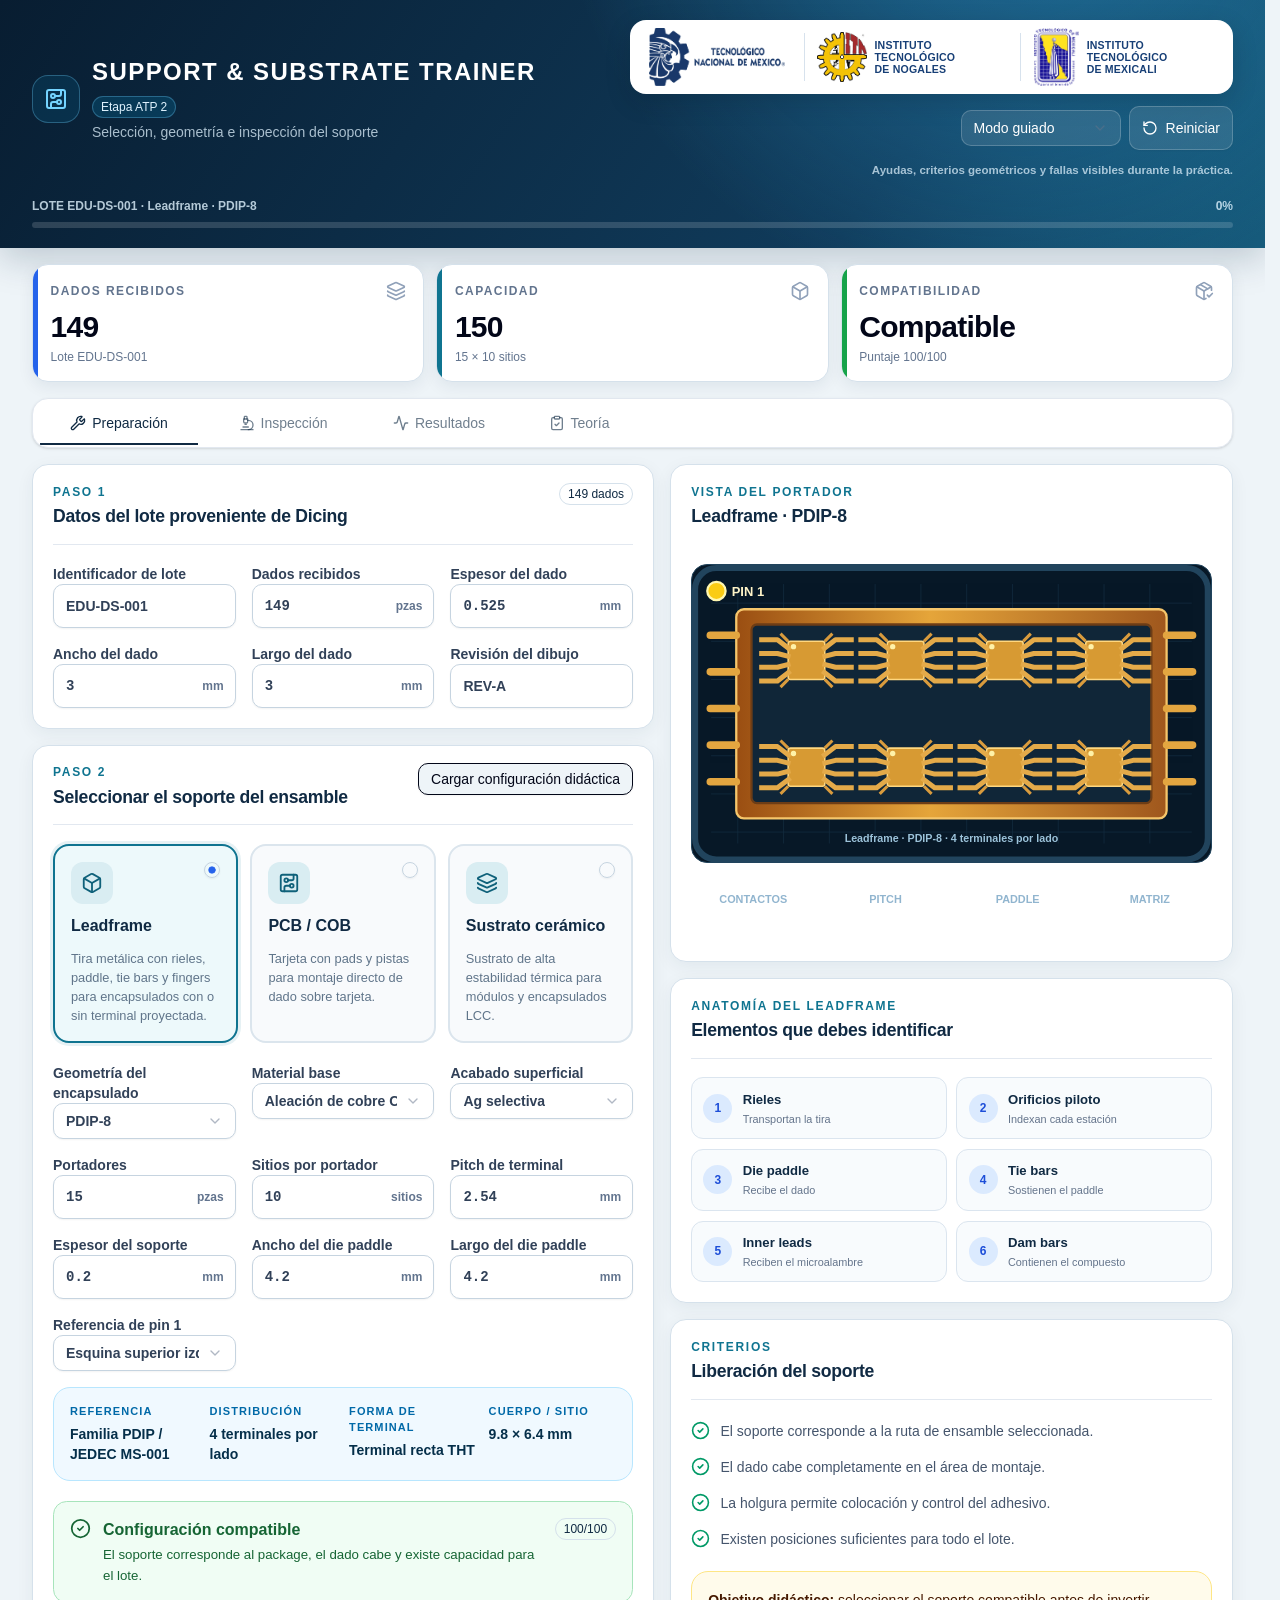
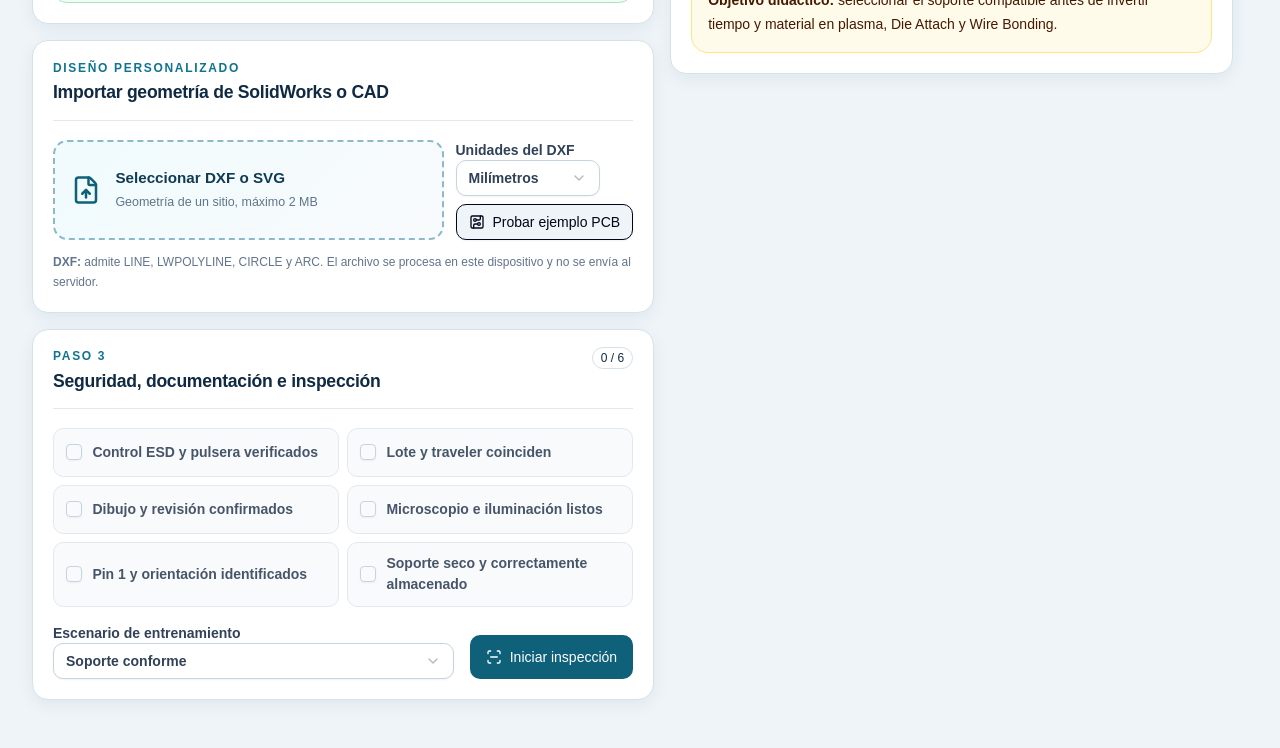
<file: simuladores/support-substrate-trainer/index.html>
<!DOCTYPE html><html lang="es"><head><meta charSet="utf-8"/><meta name="viewport" content="width=device-width, initial-scale=1"/><link rel="preload" as="image" href="logo-tecnm.png"/><link rel="preload" as="image" href="logo-itn.png"/><link rel="preload" as="image" href="logo-it-mexicali.jpeg"/><link rel="stylesheet" href="assets/index-I5zRoptu.css" data-rsc-css-href="./assets/index-I5zRoptu.css" data-precedence="vite-rsc/importer-resources"/><link rel="modulepreload" href="assets/layout-segment-context-1xjXZhUc.js" crossorigin=""/><link rel="modulepreload" href="assets/rolldown-runtime-S-ySWqyJ.js" crossorigin=""/><link rel="modulepreload" href="assets/index-eBeIXi_0.js" crossorigin=""/><link rel="modulepreload" href="assets/framework-CXnKph_e.js" crossorigin=""/><link rel="modulepreload" href="assets/page-BZSwMLTK.js" crossorigin=""/><title>Support &amp; Substrate Trainer | Simulador ATP</title><meta name="description" content="Simulador didáctico para selección, compatibilidad e inspección de leadframes, PCB y sustratos en el proceso ATP."/><link rel="shortcut icon" href="favicon.svg"/><link rel="icon" href="favicon.svg"/><meta name="codex-preview" content="development"/><script>self.__VINEXT_RSC_PARAMS__={}</script><script>self.__VINEXT_RSC_NAV__={"pathname":"/","searchParams":[]}</script><link rel="modulepreload" href="assets/index-eBeIXi_0.js" />
</head><body class="antialiased"><main class="min-h-screen bg-[#eef4f8] text-slate-950"><section aria-label="Notifications alt+T" tabindex="-1" aria-live="polite" aria-relevant="additions text" aria-atomic="false" data-react-aria-top-layer="true"></section><header class="instrument-header"><div class="mx-auto flex max-w-[1500px] flex-col gap-4 px-4 py-5 sm:px-6 lg:flex-row lg:items-center lg:justify-between lg:px-8"><div class="flex items-center gap-3"><div class="grid size-12 shrink-0 place-items-center rounded-2xl border border-sky-300/30 bg-sky-400/10 text-sky-300"><svg xmlns="http://www.w3.org/2000/svg" width="24" height="24" viewBox="0 0 24 24" fill="none" stroke="currentColor" stroke-width="2" stroke-linecap="round" stroke-linejoin="round" class="lucide lucide-circuit-board size-6" aria-hidden="true"><rect width="18" height="18" x="3" y="3" rx="2"></rect><path d="M11 9h4a2 2 0 0 0 2-2V3"></path><circle cx="9" cy="9" r="2"></circle><path d="M7 21v-4a2 2 0 0 1 2-2h4"></path><circle cx="15" cy="15" r="2"></circle></svg></div><div><div class="flex flex-wrap items-center gap-2"><h1 class="text-xl font-black tracking-[.06em] text-white sm:text-2xl">SUPPORT &amp; SUBSTRATE TRAINER</h1><span data-slot="badge" data-variant="default" class="inline-flex w-fit shrink-0 items-center justify-center gap-1 overflow-hidden rounded-full px-2 py-0.5 text-xs font-medium whitespace-nowrap transition-[color,box-shadow] focus-visible:border-ring focus-visible:ring-[3px] focus-visible:ring-ring/50 aria-invalid:border-destructive aria-invalid:ring-destructive/20 dark:aria-invalid:ring-destructive/40 [&amp;&gt;svg]:pointer-events-none [&amp;&gt;svg]:size-3 [a&amp;]:hover:bg-primary/90 border border-sky-300/30 bg-sky-400/15 text-sky-100">Etapa ATP 2</span></div><p class="mt-1 text-sm text-sky-100/75">Selección, geometría e inspección del soporte</p></div></div><div class="header-tools"><div class="institutional-brand" aria-label="Instituciones participantes"><div class="tecnm-brand"><img class="tecnm-logo" src="logo-tecnm.png" alt="Tecnológico Nacional de México"/></div><span class="brand-divider" aria-hidden="true"></span><div class="campus-brand itn-brand"><img src="logo-itn.png" alt="Logotipo del Instituto Tecnológico de Nogales"/><span>Instituto Tecnológico<br/>de Nogales</span></div><span class="brand-divider" aria-hidden="true"></span><div class="campus-brand itm-brand"><img src="logo-it-mexicali.jpeg" alt="Logotipo del Instituto Tecnológico de Mexicali"/><span>Instituto Tecnológico<br/>de Mexicali</span></div></div><div class="flex flex-wrap items-center gap-2 lg:justify-end"><button type="button" role="combobox" aria-expanded="false" aria-autocomplete="none" dir="ltr" data-state="closed" data-slot="select-trigger" data-size="default" class="flex w-fit items-center justify-between gap-2 rounded-md border px-3 py-2 text-sm whitespace-nowrap transition-[color,box-shadow] outline-none focus-visible:border-ring focus-visible:ring-[3px] focus-visible:ring-ring/50 disabled:cursor-not-allowed disabled:opacity-50 aria-invalid:border-destructive aria-invalid:ring-destructive/20 data-[placeholder]:text-muted-foreground data-[size=default]:h-9 data-[size=sm]:h-8 *:data-[slot=select-value]:line-clamp-1 *:data-[slot=select-value]:flex *:data-[slot=select-value]:items-center *:data-[slot=select-value]:gap-2 dark:bg-input/30 dark:hover:bg-input/50 dark:aria-invalid:ring-destructive/40 [&amp;_svg]:pointer-events-none [&amp;_svg]:shrink-0 [&amp;_svg:not([class*=&#x27;size-&#x27;])]:size-4 [&amp;_svg:not([class*=&#x27;text-&#x27;])]:text-muted-foreground h-11 min-w-40 border-white/20 bg-white/10 text-white shadow-none"><span data-slot="select-value" style="pointer-events:none"></span><svg xmlns="http://www.w3.org/2000/svg" width="24" height="24" viewBox="0 0 24 24" fill="none" stroke="currentColor" stroke-width="2" stroke-linecap="round" stroke-linejoin="round" class="lucide lucide-chevron-down size-4 opacity-50" aria-hidden="true"><path d="m6 9 6 6 6-6"></path></svg></button><select aria-hidden="true" tabindex="-1" style="position:absolute;border:0;width:1px;height:1px;padding:0;margin:-1px;overflow:hidden;clip:rect(0, 0, 0, 0);white-space:nowrap;word-wrap:normal"></select><button data-slot="button" data-variant="outline" data-size="default" class="inline-flex shrink-0 items-center justify-center gap-2 rounded-md text-sm font-medium whitespace-nowrap transition-all outline-none focus-visible:border-ring focus-visible:ring-[3px] focus-visible:ring-ring/50 disabled:pointer-events-none disabled:opacity-50 aria-invalid:border-destructive aria-invalid:ring-destructive/20 dark:aria-invalid:ring-destructive/40 [&amp;_svg]:pointer-events-none [&amp;_svg]:shrink-0 [&amp;_svg:not([class*=&#x27;size-&#x27;])]:size-4 border shadow-xs dark:border-input dark:bg-input/30 dark:hover:bg-input/50 px-4 py-2 has-[&gt;svg]:px-3 h-11 border-white/20 bg-white/10 text-white hover:bg-white/20 hover:text-white"><svg xmlns="http://www.w3.org/2000/svg" width="24" height="24" viewBox="0 0 24 24" fill="none" stroke="currentColor" stroke-width="2" stroke-linecap="round" stroke-linejoin="round" class="lucide lucide-rotate-ccw" aria-hidden="true"><path d="M3 12a9 9 0 1 0 9-9 9.75 9.75 0 0 0-6.74 2.74L3 8"></path><path d="M3 3v5h5"></path></svg> Reiniciar</button></div><p class="mode-description">Ayudas, criterios geométricos y fallas visibles durante la práctica.</p></div></div><div class="mx-auto max-w-[1500px] px-4 pb-5 sm:px-6 lg:px-8"><div class="flex items-center justify-between text-xs font-bold text-sky-100/80"><span>LOTE <!-- -->EDU-DS-001<!-- --> · <!-- -->Leadframe<!-- --> · <!-- -->PDIP-8</span><span>0<!-- -->%</span></div><div aria-valuemax="100" aria-valuemin="0" aria-valuenow="0" aria-valuetext="0%" role="progressbar" data-state="loading" data-value="0" data-max="100" data-slot="progress" class="relative w-full overflow-hidden rounded-full mt-2 h-1.5 bg-white/15 [&amp;_[data-slot=progress-indicator]]:bg-sky-400"><div data-state="loading" data-value="0" data-max="100" data-slot="progress-indicator" class="h-full w-full flex-1 bg-primary transition-all" style="transform:translateX(-100%)"></div></div></div></header><section class="mx-auto grid max-w-[1500px] grid-cols-1 gap-3 px-4 py-4 sm:grid-cols-3 sm:px-6 lg:px-8"><article class="metric-card" style="--metric-accent:#2563eb"><div class="flex items-center justify-between gap-3"><p class="text-xs font-extrabold tracking-[.12em] text-slate-500 uppercase">Dados recibidos</p><span class="text-slate-400"><svg xmlns="http://www.w3.org/2000/svg" width="24" height="24" viewBox="0 0 24 24" fill="none" stroke="currentColor" stroke-width="2" stroke-linecap="round" stroke-linejoin="round" class="lucide lucide-layers size-5" aria-hidden="true"><path d="M12.83 2.18a2 2 0 0 0-1.66 0L2.6 6.08a1 1 0 0 0 0 1.83l8.58 3.91a2 2 0 0 0 1.66 0l8.58-3.9a1 1 0 0 0 0-1.83z"></path><path d="M2 12a1 1 0 0 0 .58.91l8.6 3.91a2 2 0 0 0 1.65 0l8.58-3.9A1 1 0 0 0 22 12"></path><path d="M2 17a1 1 0 0 0 .58.91l8.6 3.91a2 2 0 0 0 1.65 0l8.58-3.9A1 1 0 0 0 22 17"></path></svg></span></div><p class="mt-2 text-2xl font-black tracking-tight text-slate-950 sm:text-3xl">149</p><p class="mt-1 text-xs text-slate-500">Lote EDU-DS-001</p></article><article class="metric-card" style="--metric-accent:#0f7490"><div class="flex items-center justify-between gap-3"><p class="text-xs font-extrabold tracking-[.12em] text-slate-500 uppercase">Capacidad</p><span class="text-slate-400"><svg xmlns="http://www.w3.org/2000/svg" width="24" height="24" viewBox="0 0 24 24" fill="none" stroke="currentColor" stroke-width="2" stroke-linecap="round" stroke-linejoin="round" class="lucide lucide-box size-5" aria-hidden="true"><path d="M21 8a2 2 0 0 0-1-1.73l-7-4a2 2 0 0 0-2 0l-7 4A2 2 0 0 0 3 8v8a2 2 0 0 0 1 1.73l7 4a2 2 0 0 0 2 0l7-4A2 2 0 0 0 21 16Z"></path><path d="m3.3 7 8.7 5 8.7-5"></path><path d="M12 22V12"></path></svg></span></div><p class="mt-2 text-2xl font-black tracking-tight text-slate-950 sm:text-3xl">150</p><p class="mt-1 text-xs text-slate-500">15 × 10 sitios</p></article><article class="metric-card" style="--metric-accent:#16a34a"><div class="flex items-center justify-between gap-3"><p class="text-xs font-extrabold tracking-[.12em] text-slate-500 uppercase">Compatibilidad</p><span class="text-slate-400"><svg xmlns="http://www.w3.org/2000/svg" width="24" height="24" viewBox="0 0 24 24" fill="none" stroke="currentColor" stroke-width="2" stroke-linecap="round" stroke-linejoin="round" class="lucide lucide-package-check size-5" aria-hidden="true"><path d="M12 22V12"></path><path d="m16 17 2 2 4-4"></path><path d="M21 11.127V8a2 2 0 0 0-1-1.73l-7-4a2 2 0 0 0-2 0l-7 4A2 2 0 0 0 3 8v8a2 2 0 0 0 1 1.729l7 4a2 2 0 0 0 2 .001l1.32-.753"></path><path d="M3.29 7 12 12l8.71-5"></path><path d="m7.5 4.27 8.997 5.148"></path></svg></span></div><p class="mt-2 text-2xl font-black tracking-tight text-slate-950 sm:text-3xl">Compatible</p><p class="mt-1 text-xs text-slate-500">Puntaje 100/100</p></article></section><section class="mx-auto max-w-[1500px] px-4 pb-28 sm:px-6 lg:px-8 lg:pb-12"><div dir="ltr" data-orientation="horizontal" data-slot="tabs" class="group/tabs flex data-[orientation=horizontal]:flex-col gap-0"><div class="scrollbar-none mb-4 overflow-x-auto rounded-2xl border border-slate-200 bg-white p-1.5 shadow-sm"><div role="tablist" aria-orientation="horizontal" data-slot="tabs-list" data-variant="line" class="group/tabs-list inline-flex w-fit items-center justify-center rounded-lg text-muted-foreground group-data-[orientation=horizontal]/tabs:h-9 group-data-[orientation=vertical]/tabs:h-fit group-data-[orientation=vertical]/tabs:flex-col data-[variant=line]:rounded-none gap-1 h-11 min-w-max bg-transparent p-0" tabindex="-1" data-orientation="horizontal" style="outline:none"><button type="button" role="tab" aria-selected="true" aria-controls="radix-_R_96_-content-setup" data-state="active" id="radix-_R_96_-trigger-setup" data-slot="tabs-trigger" class="relative inline-flex h-[calc(100%-1px)] flex-1 items-center justify-center gap-1.5 rounded-md border border-transparent py-1 text-sm font-medium whitespace-nowrap text-foreground/60 transition-all group-data-[orientation=vertical]/tabs:w-full group-data-[orientation=vertical]/tabs:justify-start hover:text-foreground focus-visible:border-ring focus-visible:ring-[3px] focus-visible:ring-ring/50 focus-visible:outline-1 focus-visible:outline-ring disabled:pointer-events-none disabled:opacity-50 group-data-[variant=default]/tabs-list:data-[state=active]:shadow-sm group-data-[variant=line]/tabs-list:data-[state=active]:shadow-none dark:text-muted-foreground dark:hover:text-foreground [&amp;_svg]:pointer-events-none [&amp;_svg]:shrink-0 [&amp;_svg:not([class*=&#x27;size-&#x27;])]:size-4 group-data-[variant=line]/tabs-list:bg-transparent group-data-[variant=line]/tabs-list:data-[state=active]:bg-transparent dark:group-data-[variant=line]/tabs-list:data-[state=active]:border-transparent dark:group-data-[variant=line]/tabs-list:data-[state=active]:bg-transparent data-[state=active]:bg-background data-[state=active]:text-foreground dark:data-[state=active]:border-input dark:data-[state=active]:bg-input/30 dark:data-[state=active]:text-foreground after:absolute after:bg-foreground after:opacity-0 after:transition-opacity group-data-[orientation=horizontal]/tabs:after:inset-x-0 group-data-[orientation=horizontal]/tabs:after:bottom-[-5px] group-data-[orientation=horizontal]/tabs:after:h-0.5 group-data-[orientation=vertical]/tabs:after:inset-y-0 group-data-[orientation=vertical]/tabs:after:-right-1 group-data-[orientation=vertical]/tabs:after:w-0.5 group-data-[variant=line]/tabs-list:data-[state=active]:after:opacity-100 min-w-40 px-4" tabindex="-1" data-orientation="horizontal" data-radix-collection-item=""><svg xmlns="http://www.w3.org/2000/svg" width="24" height="24" viewBox="0 0 24 24" fill="none" stroke="currentColor" stroke-width="2" stroke-linecap="round" stroke-linejoin="round" class="lucide lucide-wrench" aria-hidden="true"><path d="M14.7 6.3a1 1 0 0 0 0 1.4l1.6 1.6a1 1 0 0 0 1.4 0l3.106-3.105c.32-.322.863-.22.983.218a6 6 0 0 1-8.259 7.057l-7.91 7.91a1 1 0 0 1-2.999-3l7.91-7.91a6 6 0 0 1 7.057-8.259c.438.12.54.662.219.984z"></path></svg> Preparación</button><button type="button" role="tab" aria-selected="false" aria-controls="radix-_R_96_-content-inspection" data-state="inactive" id="radix-_R_96_-trigger-inspection" data-slot="tabs-trigger" class="relative inline-flex h-[calc(100%-1px)] flex-1 items-center justify-center gap-1.5 rounded-md border border-transparent py-1 text-sm font-medium whitespace-nowrap text-foreground/60 transition-all group-data-[orientation=vertical]/tabs:w-full group-data-[orientation=vertical]/tabs:justify-start hover:text-foreground focus-visible:border-ring focus-visible:ring-[3px] focus-visible:ring-ring/50 focus-visible:outline-1 focus-visible:outline-ring disabled:pointer-events-none disabled:opacity-50 group-data-[variant=default]/tabs-list:data-[state=active]:shadow-sm group-data-[variant=line]/tabs-list:data-[state=active]:shadow-none dark:text-muted-foreground dark:hover:text-foreground [&amp;_svg]:pointer-events-none [&amp;_svg]:shrink-0 [&amp;_svg:not([class*=&#x27;size-&#x27;])]:size-4 group-data-[variant=line]/tabs-list:bg-transparent group-data-[variant=line]/tabs-list:data-[state=active]:bg-transparent dark:group-data-[variant=line]/tabs-list:data-[state=active]:border-transparent dark:group-data-[variant=line]/tabs-list:data-[state=active]:bg-transparent data-[state=active]:bg-background data-[state=active]:text-foreground dark:data-[state=active]:border-input dark:data-[state=active]:bg-input/30 dark:data-[state=active]:text-foreground after:absolute after:bg-foreground after:opacity-0 after:transition-opacity group-data-[orientation=horizontal]/tabs:after:inset-x-0 group-data-[orientation=horizontal]/tabs:after:bottom-[-5px] group-data-[orientation=horizontal]/tabs:after:h-0.5 group-data-[orientation=vertical]/tabs:after:inset-y-0 group-data-[orientation=vertical]/tabs:after:-right-1 group-data-[orientation=vertical]/tabs:after:w-0.5 group-data-[variant=line]/tabs-list:data-[state=active]:after:opacity-100 min-w-40 px-4" tabindex="-1" data-orientation="horizontal" data-radix-collection-item=""><svg xmlns="http://www.w3.org/2000/svg" width="24" height="24" viewBox="0 0 24 24" fill="none" stroke="currentColor" stroke-width="2" stroke-linecap="round" stroke-linejoin="round" class="lucide lucide-microscope" aria-hidden="true"><path d="M6 18h8"></path><path d="M3 22h18"></path><path d="M14 22a7 7 0 1 0 0-14h-1"></path><path d="M9 14h2"></path><path d="M9 12a2 2 0 0 1-2-2V6h6v4a2 2 0 0 1-2 2Z"></path><path d="M12 6V3a1 1 0 0 0-1-1H9a1 1 0 0 0-1 1v3"></path></svg> Inspección</button><button type="button" role="tab" aria-selected="false" aria-controls="radix-_R_96_-content-results" data-state="inactive" id="radix-_R_96_-trigger-results" data-slot="tabs-trigger" class="relative inline-flex h-[calc(100%-1px)] flex-1 items-center justify-center gap-1.5 rounded-md border border-transparent py-1 text-sm font-medium whitespace-nowrap text-foreground/60 transition-all group-data-[orientation=vertical]/tabs:w-full group-data-[orientation=vertical]/tabs:justify-start hover:text-foreground focus-visible:border-ring focus-visible:ring-[3px] focus-visible:ring-ring/50 focus-visible:outline-1 focus-visible:outline-ring disabled:pointer-events-none disabled:opacity-50 group-data-[variant=default]/tabs-list:data-[state=active]:shadow-sm group-data-[variant=line]/tabs-list:data-[state=active]:shadow-none dark:text-muted-foreground dark:hover:text-foreground [&amp;_svg]:pointer-events-none [&amp;_svg]:shrink-0 [&amp;_svg:not([class*=&#x27;size-&#x27;])]:size-4 group-data-[variant=line]/tabs-list:bg-transparent group-data-[variant=line]/tabs-list:data-[state=active]:bg-transparent dark:group-data-[variant=line]/tabs-list:data-[state=active]:border-transparent dark:group-data-[variant=line]/tabs-list:data-[state=active]:bg-transparent data-[state=active]:bg-background data-[state=active]:text-foreground dark:data-[state=active]:border-input dark:data-[state=active]:bg-input/30 dark:data-[state=active]:text-foreground after:absolute after:bg-foreground after:opacity-0 after:transition-opacity group-data-[orientation=horizontal]/tabs:after:inset-x-0 group-data-[orientation=horizontal]/tabs:after:bottom-[-5px] group-data-[orientation=horizontal]/tabs:after:h-0.5 group-data-[orientation=vertical]/tabs:after:inset-y-0 group-data-[orientation=vertical]/tabs:after:-right-1 group-data-[orientation=vertical]/tabs:after:w-0.5 group-data-[variant=line]/tabs-list:data-[state=active]:after:opacity-100 min-w-36 px-4" tabindex="-1" data-orientation="horizontal" data-radix-collection-item=""><svg xmlns="http://www.w3.org/2000/svg" width="24" height="24" viewBox="0 0 24 24" fill="none" stroke="currentColor" stroke-width="2" stroke-linecap="round" stroke-linejoin="round" class="lucide lucide-activity" aria-hidden="true"><path d="M22 12h-2.48a2 2 0 0 0-1.93 1.46l-2.35 8.36a.25.25 0 0 1-.48 0L9.24 2.18a.25.25 0 0 0-.48 0l-2.35 8.36A2 2 0 0 1 4.49 12H2"></path></svg> Resultados</button><button type="button" role="tab" aria-selected="false" aria-controls="radix-_R_96_-content-theory" data-state="inactive" id="radix-_R_96_-trigger-theory" data-slot="tabs-trigger" class="relative inline-flex h-[calc(100%-1px)] flex-1 items-center justify-center gap-1.5 rounded-md border border-transparent py-1 text-sm font-medium whitespace-nowrap text-foreground/60 transition-all group-data-[orientation=vertical]/tabs:w-full group-data-[orientation=vertical]/tabs:justify-start hover:text-foreground focus-visible:border-ring focus-visible:ring-[3px] focus-visible:ring-ring/50 focus-visible:outline-1 focus-visible:outline-ring disabled:pointer-events-none disabled:opacity-50 group-data-[variant=default]/tabs-list:data-[state=active]:shadow-sm group-data-[variant=line]/tabs-list:data-[state=active]:shadow-none dark:text-muted-foreground dark:hover:text-foreground [&amp;_svg]:pointer-events-none [&amp;_svg]:shrink-0 [&amp;_svg:not([class*=&#x27;size-&#x27;])]:size-4 group-data-[variant=line]/tabs-list:bg-transparent group-data-[variant=line]/tabs-list:data-[state=active]:bg-transparent dark:group-data-[variant=line]/tabs-list:data-[state=active]:border-transparent dark:group-data-[variant=line]/tabs-list:data-[state=active]:bg-transparent data-[state=active]:bg-background data-[state=active]:text-foreground dark:data-[state=active]:border-input dark:data-[state=active]:bg-input/30 dark:data-[state=active]:text-foreground after:absolute after:bg-foreground after:opacity-0 after:transition-opacity group-data-[orientation=horizontal]/tabs:after:inset-x-0 group-data-[orientation=horizontal]/tabs:after:bottom-[-5px] group-data-[orientation=horizontal]/tabs:after:h-0.5 group-data-[orientation=vertical]/tabs:after:inset-y-0 group-data-[orientation=vertical]/tabs:after:-right-1 group-data-[orientation=vertical]/tabs:after:w-0.5 group-data-[variant=line]/tabs-list:data-[state=active]:after:opacity-100 min-w-32 px-4" tabindex="-1" data-orientation="horizontal" data-radix-collection-item=""><svg xmlns="http://www.w3.org/2000/svg" width="24" height="24" viewBox="0 0 24 24" fill="none" stroke="currentColor" stroke-width="2" stroke-linecap="round" stroke-linejoin="round" class="lucide lucide-clipboard-check" aria-hidden="true"><rect width="8" height="4" x="8" y="2" rx="1" ry="1"></rect><path d="M16 4h2a2 2 0 0 1 2 2v14a2 2 0 0 1-2 2H6a2 2 0 0 1-2-2V6a2 2 0 0 1 2-2h2"></path><path d="m9 14 2 2 4-4"></path></svg> Teoría</button></div></div><div data-state="active" data-orientation="horizontal" role="tabpanel" aria-labelledby="radix-_R_96_-trigger-setup" id="radix-_R_96_-content-setup" tabindex="0" data-slot="tabs-content" class="flex-1 outline-none space-y-4" style="animation-duration:0s"><div class="grid gap-4 xl:grid-cols-[1.05fr_.95fr]"><div class="space-y-4"><section class="panel-card"><div class="panel-heading "><div><p class="eyebrow ">PASO 1</p><h2 class="">Datos del lote proveniente de Dicing</h2></div><span data-slot="badge" data-variant="outline" class="inline-flex w-fit shrink-0 items-center justify-center gap-1 overflow-hidden rounded-full border px-2 py-0.5 text-xs font-medium whitespace-nowrap transition-[color,box-shadow] focus-visible:border-ring focus-visible:ring-[3px] focus-visible:ring-ring/50 aria-invalid:border-destructive aria-invalid:ring-destructive/20 dark:aria-invalid:ring-destructive/40 [&amp;&gt;svg]:pointer-events-none [&amp;&gt;svg]:size-3 border-border text-foreground [a&amp;]:hover:bg-accent [a&amp;]:hover:text-accent-foreground">149 dados</span></div><div class="grid gap-4 sm:grid-cols-2 lg:grid-cols-3"><label class="space-y-1.5 text-sm font-bold text-slate-700"><span>Identificador de lote</span><input data-slot="input" class="w-full min-w-0 rounded-md border border-input px-3 py-1 text-base shadow-xs transition-[color,box-shadow] outline-none selection:bg-primary selection:text-primary-foreground file:inline-flex file:h-7 file:border-0 file:bg-transparent file:text-sm file:font-medium file:text-foreground placeholder:text-muted-foreground disabled:pointer-events-none disabled:cursor-not-allowed disabled:opacity-50 md:text-sm dark:bg-input/30 focus-visible:border-ring focus-visible:ring-[3px] focus-visible:ring-ring/50 aria-invalid:border-destructive aria-invalid:ring-destructive/20 dark:aria-invalid:ring-destructive/40 h-11 bg-white" value="EDU-DS-001"/></label><label class="space-y-1.5 text-sm font-bold text-slate-700"><span>Dados recibidos</span><div class="relative"><input type="text" data-slot="input" class="w-full min-w-0 rounded-md border border-input px-3 py-1 text-base shadow-xs transition-[color,box-shadow] outline-none selection:bg-primary selection:text-primary-foreground file:inline-flex file:h-7 file:border-0 file:bg-transparent file:text-sm file:font-medium file:text-foreground placeholder:text-muted-foreground disabled:pointer-events-none disabled:cursor-not-allowed disabled:opacity-50 md:text-sm dark:bg-input/30 focus-visible:border-ring focus-visible:ring-[3px] focus-visible:ring-ring/50 aria-invalid:border-destructive aria-invalid:ring-destructive/20 dark:aria-invalid:ring-destructive/40 h-11 bg-white pr-14 font-mono" inputMode="decimal" value="149"/><span class="pointer-events-none absolute inset-y-0 right-3 flex items-center text-xs font-bold text-slate-500">pzas</span></div></label><label class="space-y-1.5 text-sm font-bold text-slate-700"><span>Espesor del dado</span><div class="relative"><input type="text" data-slot="input" class="w-full min-w-0 rounded-md border border-input px-3 py-1 text-base shadow-xs transition-[color,box-shadow] outline-none selection:bg-primary selection:text-primary-foreground file:inline-flex file:h-7 file:border-0 file:bg-transparent file:text-sm file:font-medium file:text-foreground placeholder:text-muted-foreground disabled:pointer-events-none disabled:cursor-not-allowed disabled:opacity-50 md:text-sm dark:bg-input/30 focus-visible:border-ring focus-visible:ring-[3px] focus-visible:ring-ring/50 aria-invalid:border-destructive aria-invalid:ring-destructive/20 dark:aria-invalid:ring-destructive/40 h-11 bg-white pr-14 font-mono" inputMode="decimal" value="0.525"/><span class="pointer-events-none absolute inset-y-0 right-3 flex items-center text-xs font-bold text-slate-500">mm</span></div></label><label class="space-y-1.5 text-sm font-bold text-slate-700"><span>Ancho del dado</span><div class="relative"><input type="text" data-slot="input" class="w-full min-w-0 rounded-md border border-input px-3 py-1 text-base shadow-xs transition-[color,box-shadow] outline-none selection:bg-primary selection:text-primary-foreground file:inline-flex file:h-7 file:border-0 file:bg-transparent file:text-sm file:font-medium file:text-foreground placeholder:text-muted-foreground disabled:pointer-events-none disabled:cursor-not-allowed disabled:opacity-50 md:text-sm dark:bg-input/30 focus-visible:border-ring focus-visible:ring-[3px] focus-visible:ring-ring/50 aria-invalid:border-destructive aria-invalid:ring-destructive/20 dark:aria-invalid:ring-destructive/40 h-11 bg-white pr-14 font-mono" inputMode="decimal" value="3"/><span class="pointer-events-none absolute inset-y-0 right-3 flex items-center text-xs font-bold text-slate-500">mm</span></div></label><label class="space-y-1.5 text-sm font-bold text-slate-700"><span>Largo del dado</span><div class="relative"><input type="text" data-slot="input" class="w-full min-w-0 rounded-md border border-input px-3 py-1 text-base shadow-xs transition-[color,box-shadow] outline-none selection:bg-primary selection:text-primary-foreground file:inline-flex file:h-7 file:border-0 file:bg-transparent file:text-sm file:font-medium file:text-foreground placeholder:text-muted-foreground disabled:pointer-events-none disabled:cursor-not-allowed disabled:opacity-50 md:text-sm dark:bg-input/30 focus-visible:border-ring focus-visible:ring-[3px] focus-visible:ring-ring/50 aria-invalid:border-destructive aria-invalid:ring-destructive/20 dark:aria-invalid:ring-destructive/40 h-11 bg-white pr-14 font-mono" inputMode="decimal" value="3"/><span class="pointer-events-none absolute inset-y-0 right-3 flex items-center text-xs font-bold text-slate-500">mm</span></div></label><label class="space-y-1.5 text-sm font-bold text-slate-700"><span>Revisión del dibujo</span><input data-slot="input" class="w-full min-w-0 rounded-md border border-input px-3 py-1 text-base shadow-xs transition-[color,box-shadow] outline-none selection:bg-primary selection:text-primary-foreground file:inline-flex file:h-7 file:border-0 file:bg-transparent file:text-sm file:font-medium file:text-foreground placeholder:text-muted-foreground disabled:pointer-events-none disabled:cursor-not-allowed disabled:opacity-50 md:text-sm dark:bg-input/30 focus-visible:border-ring focus-visible:ring-[3px] focus-visible:ring-ring/50 aria-invalid:border-destructive aria-invalid:ring-destructive/20 dark:aria-invalid:ring-destructive/40 h-11 bg-white" value="REV-A"/></label></div></section><section class="panel-card"><div class="panel-heading"><div><p class="eyebrow">PASO 2</p><h2>Seleccionar el soporte del ensamble</h2></div><button data-slot="button" data-variant="outline" data-size="sm" class="inline-flex shrink-0 items-center justify-center text-sm font-medium whitespace-nowrap transition-all outline-none focus-visible:border-ring focus-visible:ring-[3px] focus-visible:ring-ring/50 disabled:pointer-events-none disabled:opacity-50 aria-invalid:border-destructive aria-invalid:ring-destructive/20 dark:aria-invalid:ring-destructive/40 [&amp;_svg]:pointer-events-none [&amp;_svg]:shrink-0 [&amp;_svg:not([class*=&#x27;size-&#x27;])]:size-4 border bg-background shadow-xs hover:bg-accent hover:text-accent-foreground dark:border-input dark:bg-input/30 dark:hover:bg-input/50 h-8 gap-1.5 rounded-md px-3 has-[&gt;svg]:px-2.5">Cargar configuración didáctica</button></div><div role="radiogroup" aria-required="false" dir="ltr" data-slot="radio-group" class="grid gap-3 md:grid-cols-3" tabindex="-1" style="outline:none"><label class="support-choice is-selected"><div class="flex items-start justify-between gap-3"><span class="choice-icon"><svg xmlns="http://www.w3.org/2000/svg" width="24" height="24" viewBox="0 0 24 24" fill="none" stroke="currentColor" stroke-width="2" stroke-linecap="round" stroke-linejoin="round" class="lucide lucide-box" aria-hidden="true"><path d="M21 8a2 2 0 0 0-1-1.73l-7-4a2 2 0 0 0-2 0l-7 4A2 2 0 0 0 3 8v8a2 2 0 0 0 1 1.73l7 4a2 2 0 0 0 2 0l7-4A2 2 0 0 0 21 16Z"></path><path d="m3.3 7 8.7 5 8.7-5"></path><path d="M12 22V12"></path></svg></span><button type="button" role="radio" aria-checked="true" data-state="checked" value="leadframe" data-slot="radio-group-item" class="aspect-square size-4 shrink-0 rounded-full border border-input text-primary shadow-xs transition-[color,box-shadow] outline-none focus-visible:border-ring focus-visible:ring-[3px] focus-visible:ring-ring/50 disabled:cursor-not-allowed disabled:opacity-50 aria-invalid:border-destructive aria-invalid:ring-destructive/20 dark:bg-input/30 dark:aria-invalid:ring-destructive/40" aria-label="Leadframe" tabindex="-1" data-radix-collection-item=""><span data-state="checked" data-slot="radio-group-indicator" class="relative flex items-center justify-center"><svg xmlns="http://www.w3.org/2000/svg" width="24" height="24" viewBox="0 0 24 24" fill="none" stroke="currentColor" stroke-width="2" stroke-linecap="round" stroke-linejoin="round" class="lucide lucide-circle absolute top-1/2 left-1/2 size-2 -translate-x-1/2 -translate-y-1/2 fill-primary" aria-hidden="true"><circle cx="12" cy="12" r="10"></circle></svg></span></button><input type="radio" aria-hidden="true" tabindex="-1" style="position:absolute;pointer-events:none;opacity:0;margin:0;transform:translateX(-100%)" checked="" value="leadframe"/></div><strong>Leadframe</strong><small>Tira metálica con rieles, paddle, tie bars y fingers para encapsulados con o sin terminal proyectada.</small></label><label class="support-choice "><div class="flex items-start justify-between gap-3"><span class="choice-icon"><svg xmlns="http://www.w3.org/2000/svg" width="24" height="24" viewBox="0 0 24 24" fill="none" stroke="currentColor" stroke-width="2" stroke-linecap="round" stroke-linejoin="round" class="lucide lucide-circuit-board" aria-hidden="true"><rect width="18" height="18" x="3" y="3" rx="2"></rect><path d="M11 9h4a2 2 0 0 0 2-2V3"></path><circle cx="9" cy="9" r="2"></circle><path d="M7 21v-4a2 2 0 0 1 2-2h4"></path><circle cx="15" cy="15" r="2"></circle></svg></span><button type="button" role="radio" aria-checked="false" data-state="unchecked" value="pcb" data-slot="radio-group-item" class="aspect-square size-4 shrink-0 rounded-full border border-input text-primary shadow-xs transition-[color,box-shadow] outline-none focus-visible:border-ring focus-visible:ring-[3px] focus-visible:ring-ring/50 disabled:cursor-not-allowed disabled:opacity-50 aria-invalid:border-destructive aria-invalid:ring-destructive/20 dark:bg-input/30 dark:aria-invalid:ring-destructive/40" aria-label="PCB / COB" tabindex="-1" data-radix-collection-item=""></button><input type="radio" aria-hidden="true" tabindex="-1" style="position:absolute;pointer-events:none;opacity:0;margin:0;transform:translateX(-100%)" value="pcb"/></div><strong>PCB / COB</strong><small>Tarjeta con pads y pistas para montaje directo de dado sobre tarjeta.</small></label><label class="support-choice "><div class="flex items-start justify-between gap-3"><span class="choice-icon"><svg xmlns="http://www.w3.org/2000/svg" width="24" height="24" viewBox="0 0 24 24" fill="none" stroke="currentColor" stroke-width="2" stroke-linecap="round" stroke-linejoin="round" class="lucide lucide-layers" aria-hidden="true"><path d="M12.83 2.18a2 2 0 0 0-1.66 0L2.6 6.08a1 1 0 0 0 0 1.83l8.58 3.91a2 2 0 0 0 1.66 0l8.58-3.9a1 1 0 0 0 0-1.83z"></path><path d="M2 12a1 1 0 0 0 .58.91l8.6 3.91a2 2 0 0 0 1.65 0l8.58-3.9A1 1 0 0 0 22 12"></path><path d="M2 17a1 1 0 0 0 .58.91l8.6 3.91a2 2 0 0 0 1.65 0l8.58-3.9A1 1 0 0 0 22 17"></path></svg></span><button type="button" role="radio" aria-checked="false" data-state="unchecked" value="ceramic" data-slot="radio-group-item" class="aspect-square size-4 shrink-0 rounded-full border border-input text-primary shadow-xs transition-[color,box-shadow] outline-none focus-visible:border-ring focus-visible:ring-[3px] focus-visible:ring-ring/50 disabled:cursor-not-allowed disabled:opacity-50 aria-invalid:border-destructive aria-invalid:ring-destructive/20 dark:bg-input/30 dark:aria-invalid:ring-destructive/40" aria-label="Sustrato cerámico" tabindex="-1" data-radix-collection-item=""></button><input type="radio" aria-hidden="true" tabindex="-1" style="position:absolute;pointer-events:none;opacity:0;margin:0;transform:translateX(-100%)" value="ceramic"/></div><strong>Sustrato cerámico</strong><small>Sustrato de alta estabilidad térmica para módulos y encapsulados LCC.</small></label></div><div class="mt-5 grid gap-4 sm:grid-cols-2 lg:grid-cols-3"><label class="space-y-1.5 text-sm font-bold text-slate-700"><span>Geometría del encapsulado</span><button type="button" role="combobox" aria-expanded="false" aria-autocomplete="none" dir="ltr" data-state="closed" data-slot="select-trigger" data-size="default" class="flex items-center justify-between gap-2 rounded-md border border-input px-3 py-2 text-sm whitespace-nowrap shadow-xs transition-[color,box-shadow] outline-none focus-visible:border-ring focus-visible:ring-[3px] focus-visible:ring-ring/50 disabled:cursor-not-allowed disabled:opacity-50 aria-invalid:border-destructive aria-invalid:ring-destructive/20 data-[placeholder]:text-muted-foreground data-[size=default]:h-9 data-[size=sm]:h-8 *:data-[slot=select-value]:line-clamp-1 *:data-[slot=select-value]:flex *:data-[slot=select-value]:items-center *:data-[slot=select-value]:gap-2 dark:bg-input/30 dark:hover:bg-input/50 dark:aria-invalid:ring-destructive/40 [&amp;_svg]:pointer-events-none [&amp;_svg]:shrink-0 [&amp;_svg:not([class*=&#x27;size-&#x27;])]:size-4 [&amp;_svg:not([class*=&#x27;text-&#x27;])]:text-muted-foreground h-11 w-full bg-white"><span data-slot="select-value" style="pointer-events:none"></span><svg xmlns="http://www.w3.org/2000/svg" width="24" height="24" viewBox="0 0 24 24" fill="none" stroke="currentColor" stroke-width="2" stroke-linecap="round" stroke-linejoin="round" class="lucide lucide-chevron-down size-4 opacity-50" aria-hidden="true"><path d="m6 9 6 6 6-6"></path></svg></button><select aria-hidden="true" tabindex="-1" style="position:absolute;border:0;width:1px;height:1px;padding:0;margin:-1px;overflow:hidden;clip:rect(0, 0, 0, 0);white-space:nowrap;word-wrap:normal"></select></label><label class="space-y-1.5 text-sm font-bold text-slate-700"><span>Material base</span><button type="button" role="combobox" aria-expanded="false" aria-autocomplete="none" dir="ltr" data-state="closed" data-slot="select-trigger" data-size="default" class="flex items-center justify-between gap-2 rounded-md border border-input px-3 py-2 text-sm whitespace-nowrap shadow-xs transition-[color,box-shadow] outline-none focus-visible:border-ring focus-visible:ring-[3px] focus-visible:ring-ring/50 disabled:cursor-not-allowed disabled:opacity-50 aria-invalid:border-destructive aria-invalid:ring-destructive/20 data-[placeholder]:text-muted-foreground data-[size=default]:h-9 data-[size=sm]:h-8 *:data-[slot=select-value]:line-clamp-1 *:data-[slot=select-value]:flex *:data-[slot=select-value]:items-center *:data-[slot=select-value]:gap-2 dark:bg-input/30 dark:hover:bg-input/50 dark:aria-invalid:ring-destructive/40 [&amp;_svg]:pointer-events-none [&amp;_svg]:shrink-0 [&amp;_svg:not([class*=&#x27;size-&#x27;])]:size-4 [&amp;_svg:not([class*=&#x27;text-&#x27;])]:text-muted-foreground h-11 w-full bg-white"><span data-slot="select-value" style="pointer-events:none"></span><svg xmlns="http://www.w3.org/2000/svg" width="24" height="24" viewBox="0 0 24 24" fill="none" stroke="currentColor" stroke-width="2" stroke-linecap="round" stroke-linejoin="round" class="lucide lucide-chevron-down size-4 opacity-50" aria-hidden="true"><path d="m6 9 6 6 6-6"></path></svg></button><select aria-hidden="true" tabindex="-1" style="position:absolute;border:0;width:1px;height:1px;padding:0;margin:-1px;overflow:hidden;clip:rect(0, 0, 0, 0);white-space:nowrap;word-wrap:normal"></select></label><label class="space-y-1.5 text-sm font-bold text-slate-700"><span>Acabado superficial</span><button type="button" role="combobox" aria-expanded="false" aria-autocomplete="none" dir="ltr" data-state="closed" data-slot="select-trigger" data-size="default" class="flex items-center justify-between gap-2 rounded-md border border-input px-3 py-2 text-sm whitespace-nowrap shadow-xs transition-[color,box-shadow] outline-none focus-visible:border-ring focus-visible:ring-[3px] focus-visible:ring-ring/50 disabled:cursor-not-allowed disabled:opacity-50 aria-invalid:border-destructive aria-invalid:ring-destructive/20 data-[placeholder]:text-muted-foreground data-[size=default]:h-9 data-[size=sm]:h-8 *:data-[slot=select-value]:line-clamp-1 *:data-[slot=select-value]:flex *:data-[slot=select-value]:items-center *:data-[slot=select-value]:gap-2 dark:bg-input/30 dark:hover:bg-input/50 dark:aria-invalid:ring-destructive/40 [&amp;_svg]:pointer-events-none [&amp;_svg]:shrink-0 [&amp;_svg:not([class*=&#x27;size-&#x27;])]:size-4 [&amp;_svg:not([class*=&#x27;text-&#x27;])]:text-muted-foreground h-11 w-full bg-white"><span data-slot="select-value" style="pointer-events:none"></span><svg xmlns="http://www.w3.org/2000/svg" width="24" height="24" viewBox="0 0 24 24" fill="none" stroke="currentColor" stroke-width="2" stroke-linecap="round" stroke-linejoin="round" class="lucide lucide-chevron-down size-4 opacity-50" aria-hidden="true"><path d="m6 9 6 6 6-6"></path></svg></button><select aria-hidden="true" tabindex="-1" style="position:absolute;border:0;width:1px;height:1px;padding:0;margin:-1px;overflow:hidden;clip:rect(0, 0, 0, 0);white-space:nowrap;word-wrap:normal"></select></label><label class="space-y-1.5 text-sm font-bold text-slate-700"><span>Portadores</span><div class="relative"><input type="text" data-slot="input" class="w-full min-w-0 rounded-md border border-input px-3 py-1 text-base shadow-xs transition-[color,box-shadow] outline-none selection:bg-primary selection:text-primary-foreground file:inline-flex file:h-7 file:border-0 file:bg-transparent file:text-sm file:font-medium file:text-foreground placeholder:text-muted-foreground disabled:pointer-events-none disabled:cursor-not-allowed disabled:opacity-50 md:text-sm dark:bg-input/30 focus-visible:border-ring focus-visible:ring-[3px] focus-visible:ring-ring/50 aria-invalid:border-destructive aria-invalid:ring-destructive/20 dark:aria-invalid:ring-destructive/40 h-11 bg-white pr-14 font-mono" inputMode="decimal" value="15"/><span class="pointer-events-none absolute inset-y-0 right-3 flex items-center text-xs font-bold text-slate-500">pzas</span></div></label><label class="space-y-1.5 text-sm font-bold text-slate-700"><span>Sitios por portador</span><div class="relative"><input type="text" data-slot="input" class="w-full min-w-0 rounded-md border border-input px-3 py-1 text-base shadow-xs transition-[color,box-shadow] outline-none selection:bg-primary selection:text-primary-foreground file:inline-flex file:h-7 file:border-0 file:bg-transparent file:text-sm file:font-medium file:text-foreground placeholder:text-muted-foreground disabled:pointer-events-none disabled:cursor-not-allowed disabled:opacity-50 md:text-sm dark:bg-input/30 focus-visible:border-ring focus-visible:ring-[3px] focus-visible:ring-ring/50 aria-invalid:border-destructive aria-invalid:ring-destructive/20 dark:aria-invalid:ring-destructive/40 h-11 bg-white pr-14 font-mono" inputMode="decimal" value="10"/><span class="pointer-events-none absolute inset-y-0 right-3 flex items-center text-xs font-bold text-slate-500">sitios</span></div></label><label class="space-y-1.5 text-sm font-bold text-slate-700"><span>Pitch de terminal</span><div class="relative"><input type="text" data-slot="input" class="w-full min-w-0 rounded-md border border-input px-3 py-1 text-base shadow-xs transition-[color,box-shadow] outline-none selection:bg-primary selection:text-primary-foreground file:inline-flex file:h-7 file:border-0 file:bg-transparent file:text-sm file:font-medium file:text-foreground placeholder:text-muted-foreground disabled:pointer-events-none disabled:cursor-not-allowed disabled:opacity-50 md:text-sm dark:bg-input/30 focus-visible:border-ring focus-visible:ring-[3px] focus-visible:ring-ring/50 aria-invalid:border-destructive aria-invalid:ring-destructive/20 dark:aria-invalid:ring-destructive/40 h-11 bg-white pr-14 font-mono" inputMode="decimal" value="2.54"/><span class="pointer-events-none absolute inset-y-0 right-3 flex items-center text-xs font-bold text-slate-500">mm</span></div></label><label class="space-y-1.5 text-sm font-bold text-slate-700"><span>Espesor del soporte</span><div class="relative"><input type="text" data-slot="input" class="w-full min-w-0 rounded-md border border-input px-3 py-1 text-base shadow-xs transition-[color,box-shadow] outline-none selection:bg-primary selection:text-primary-foreground file:inline-flex file:h-7 file:border-0 file:bg-transparent file:text-sm file:font-medium file:text-foreground placeholder:text-muted-foreground disabled:pointer-events-none disabled:cursor-not-allowed disabled:opacity-50 md:text-sm dark:bg-input/30 focus-visible:border-ring focus-visible:ring-[3px] focus-visible:ring-ring/50 aria-invalid:border-destructive aria-invalid:ring-destructive/20 dark:aria-invalid:ring-destructive/40 h-11 bg-white pr-14 font-mono" inputMode="decimal" value="0.2"/><span class="pointer-events-none absolute inset-y-0 right-3 flex items-center text-xs font-bold text-slate-500">mm</span></div></label><label class="space-y-1.5 text-sm font-bold text-slate-700"><span>Ancho del die paddle</span><div class="relative"><input type="text" data-slot="input" class="w-full min-w-0 rounded-md border border-input px-3 py-1 text-base shadow-xs transition-[color,box-shadow] outline-none selection:bg-primary selection:text-primary-foreground file:inline-flex file:h-7 file:border-0 file:bg-transparent file:text-sm file:font-medium file:text-foreground placeholder:text-muted-foreground disabled:pointer-events-none disabled:cursor-not-allowed disabled:opacity-50 md:text-sm dark:bg-input/30 focus-visible:border-ring focus-visible:ring-[3px] focus-visible:ring-ring/50 aria-invalid:border-destructive aria-invalid:ring-destructive/20 dark:aria-invalid:ring-destructive/40 h-11 bg-white pr-14 font-mono" inputMode="decimal" value="4.2"/><span class="pointer-events-none absolute inset-y-0 right-3 flex items-center text-xs font-bold text-slate-500">mm</span></div></label><label class="space-y-1.5 text-sm font-bold text-slate-700"><span>Largo del die paddle</span><div class="relative"><input type="text" data-slot="input" class="w-full min-w-0 rounded-md border border-input px-3 py-1 text-base shadow-xs transition-[color,box-shadow] outline-none selection:bg-primary selection:text-primary-foreground file:inline-flex file:h-7 file:border-0 file:bg-transparent file:text-sm file:font-medium file:text-foreground placeholder:text-muted-foreground disabled:pointer-events-none disabled:cursor-not-allowed disabled:opacity-50 md:text-sm dark:bg-input/30 focus-visible:border-ring focus-visible:ring-[3px] focus-visible:ring-ring/50 aria-invalid:border-destructive aria-invalid:ring-destructive/20 dark:aria-invalid:ring-destructive/40 h-11 bg-white pr-14 font-mono" inputMode="decimal" value="4.2"/><span class="pointer-events-none absolute inset-y-0 right-3 flex items-center text-xs font-bold text-slate-500">mm</span></div></label><label class="space-y-1.5 text-sm font-bold text-slate-700"><span>Referencia de pin 1</span><button type="button" role="combobox" aria-expanded="false" aria-autocomplete="none" dir="ltr" data-state="closed" data-slot="select-trigger" data-size="default" class="flex items-center justify-between gap-2 rounded-md border border-input px-3 py-2 text-sm whitespace-nowrap shadow-xs transition-[color,box-shadow] outline-none focus-visible:border-ring focus-visible:ring-[3px] focus-visible:ring-ring/50 disabled:cursor-not-allowed disabled:opacity-50 aria-invalid:border-destructive aria-invalid:ring-destructive/20 data-[placeholder]:text-muted-foreground data-[size=default]:h-9 data-[size=sm]:h-8 *:data-[slot=select-value]:line-clamp-1 *:data-[slot=select-value]:flex *:data-[slot=select-value]:items-center *:data-[slot=select-value]:gap-2 dark:bg-input/30 dark:hover:bg-input/50 dark:aria-invalid:ring-destructive/40 [&amp;_svg]:pointer-events-none [&amp;_svg]:shrink-0 [&amp;_svg:not([class*=&#x27;size-&#x27;])]:size-4 [&amp;_svg:not([class*=&#x27;text-&#x27;])]:text-muted-foreground h-11 w-full bg-white"><span data-slot="select-value" style="pointer-events:none"></span><svg xmlns="http://www.w3.org/2000/svg" width="24" height="24" viewBox="0 0 24 24" fill="none" stroke="currentColor" stroke-width="2" stroke-linecap="round" stroke-linejoin="round" class="lucide lucide-chevron-down size-4 opacity-50" aria-hidden="true"><path d="m6 9 6 6 6-6"></path></svg></button><select aria-hidden="true" tabindex="-1" style="position:absolute;border:0;width:1px;height:1px;padding:0;margin:-1px;overflow:hidden;clip:rect(0, 0, 0, 0);white-space:nowrap;word-wrap:normal"></select></label></div><div class="mt-4 grid gap-3 rounded-xl border border-sky-200 bg-sky-50 p-4 text-sm text-sky-950 sm:grid-cols-2 xl:grid-cols-4"><div><span class="block text-[11px] font-black tracking-[.1em] text-sky-700 uppercase">Referencia</span><strong class="mt-1 block leading-5">Familia PDIP / JEDEC MS-001</strong></div><div><span class="block text-[11px] font-black tracking-[.1em] text-sky-700 uppercase">Distribución</span><strong class="mt-1 block leading-5">4 terminales por lado</strong></div><div><span class="block text-[11px] font-black tracking-[.1em] text-sky-700 uppercase">Forma de terminal</span><strong class="mt-1 block leading-5">Terminal recta THT</strong></div><div><span class="block text-[11px] font-black tracking-[.1em] text-sky-700 uppercase">Cuerpo / sitio</span><strong class="mt-1 block leading-5">9.8 × 6.4 mm</strong></div></div><div class="compatibility-panel is-good"><div class="flex items-start gap-3"><svg xmlns="http://www.w3.org/2000/svg" width="24" height="24" viewBox="0 0 24 24" fill="none" stroke="currentColor" stroke-width="2" stroke-linecap="round" stroke-linejoin="round" class="lucide lucide-circle-check" aria-hidden="true"><circle cx="12" cy="12" r="10"></circle><path d="m9 12 2 2 4-4"></path></svg><div><strong>Configuración compatible</strong><p>El soporte corresponde al package, el dado cabe y existe capacidad para el lote.</p></div></div><span data-slot="badge" data-variant="outline" class="inline-flex w-fit shrink-0 items-center justify-center gap-1 overflow-hidden rounded-full border px-2 py-0.5 text-xs font-medium whitespace-nowrap transition-[color,box-shadow] focus-visible:border-ring focus-visible:ring-[3px] focus-visible:ring-ring/50 aria-invalid:border-destructive aria-invalid:ring-destructive/20 dark:aria-invalid:ring-destructive/40 [&amp;&gt;svg]:pointer-events-none [&amp;&gt;svg]:size-3 border-border text-foreground [a&amp;]:hover:bg-accent [a&amp;]:hover:text-accent-foreground">100<!-- -->/100</span></div></section><section class="panel-card custom-design-panel"><div class="panel-heading"><div><p class="eyebrow">DISEÑO PERSONALIZADO</p><h2>Importar geometría de SolidWorks o CAD</h2></div></div><div class="grid gap-3 lg:grid-cols-[1fr_auto]"><label class="custom-upload-zone"><input class="sr-only" type="file" accept=".dxf,.svg,image/svg+xml"/><svg xmlns="http://www.w3.org/2000/svg" width="24" height="24" viewBox="0 0 24 24" fill="none" stroke="currentColor" stroke-width="2" stroke-linecap="round" stroke-linejoin="round" class="lucide lucide-file-up" aria-hidden="true"><path d="M6 22a2 2 0 0 1-2-2V4a2 2 0 0 1 2-2h8a2.4 2.4 0 0 1 1.704.706l3.588 3.588A2.4 2.4 0 0 1 20 8v12a2 2 0 0 1-2 2z"></path><path d="M14 2v5a1 1 0 0 0 1 1h5"></path><path d="M12 12v6"></path><path d="m15 15-3-3-3 3"></path></svg><span><strong>Seleccionar DXF o SVG</strong><small>Geometría de un sitio, máximo 2 MB</small></span></label><div class="grid gap-2 sm:grid-cols-2 lg:grid-cols-1"><label class="space-y-1.5 text-sm font-bold text-slate-700"><span>Unidades del DXF</span><button type="button" role="combobox" aria-expanded="false" aria-autocomplete="none" dir="ltr" data-state="closed" data-slot="select-trigger" data-size="default" class="flex w-fit items-center justify-between gap-2 rounded-md border border-input px-3 py-2 text-sm whitespace-nowrap shadow-xs transition-[color,box-shadow] outline-none focus-visible:border-ring focus-visible:ring-[3px] focus-visible:ring-ring/50 disabled:cursor-not-allowed disabled:opacity-50 aria-invalid:border-destructive aria-invalid:ring-destructive/20 data-[placeholder]:text-muted-foreground data-[size=default]:h-9 data-[size=sm]:h-8 *:data-[slot=select-value]:line-clamp-1 *:data-[slot=select-value]:flex *:data-[slot=select-value]:items-center *:data-[slot=select-value]:gap-2 dark:bg-input/30 dark:hover:bg-input/50 dark:aria-invalid:ring-destructive/40 [&amp;_svg]:pointer-events-none [&amp;_svg]:shrink-0 [&amp;_svg:not([class*=&#x27;size-&#x27;])]:size-4 [&amp;_svg:not([class*=&#x27;text-&#x27;])]:text-muted-foreground h-11 min-w-36 bg-white"><span data-slot="select-value" style="pointer-events:none"></span><svg xmlns="http://www.w3.org/2000/svg" width="24" height="24" viewBox="0 0 24 24" fill="none" stroke="currentColor" stroke-width="2" stroke-linecap="round" stroke-linejoin="round" class="lucide lucide-chevron-down size-4 opacity-50" aria-hidden="true"><path d="m6 9 6 6 6-6"></path></svg></button><select aria-hidden="true" tabindex="-1" style="position:absolute;border:0;width:1px;height:1px;padding:0;margin:-1px;overflow:hidden;clip:rect(0, 0, 0, 0);white-space:nowrap;word-wrap:normal"></select></label><button data-slot="button" data-variant="outline" data-size="default" class="inline-flex shrink-0 items-center justify-center gap-2 rounded-md text-sm font-medium whitespace-nowrap transition-all outline-none focus-visible:border-ring focus-visible:ring-[3px] focus-visible:ring-ring/50 disabled:pointer-events-none disabled:opacity-50 aria-invalid:border-destructive aria-invalid:ring-destructive/20 dark:aria-invalid:ring-destructive/40 [&amp;_svg]:pointer-events-none [&amp;_svg]:shrink-0 [&amp;_svg:not([class*=&#x27;size-&#x27;])]:size-4 border bg-background shadow-xs hover:bg-accent hover:text-accent-foreground dark:border-input dark:bg-input/30 dark:hover:bg-input/50 h-9 px-4 py-2 has-[&gt;svg]:px-3" type="button"><svg xmlns="http://www.w3.org/2000/svg" width="24" height="24" viewBox="0 0 24 24" fill="none" stroke="currentColor" stroke-width="2" stroke-linecap="round" stroke-linejoin="round" class="lucide lucide-circuit-board" aria-hidden="true"><rect width="18" height="18" x="3" y="3" rx="2"></rect><path d="M11 9h4a2 2 0 0 0 2-2V3"></path><circle cx="9" cy="9" r="2"></circle><path d="M7 21v-4a2 2 0 0 1 2-2h4"></path><circle cx="15" cy="15" r="2"></circle></svg> Probar ejemplo PCB</button></div></div><p class="mt-3 text-xs leading-5 text-slate-500"><strong>DXF:</strong> admite LINE, LWPOLYLINE, CIRCLE y ARC. El archivo se procesa en este dispositivo y no se envía al servidor.</p></section><section class="panel-card"><div class="panel-heading "><div><p class="eyebrow ">PASO 3</p><h2 class="">Seguridad, documentación e inspección</h2></div><span data-slot="badge" data-variant="outline" class="inline-flex w-fit shrink-0 items-center justify-center gap-1 overflow-hidden rounded-full border px-2 py-0.5 text-xs font-medium whitespace-nowrap transition-[color,box-shadow] focus-visible:border-ring focus-visible:ring-[3px] focus-visible:ring-ring/50 aria-invalid:border-destructive aria-invalid:ring-destructive/20 dark:aria-invalid:ring-destructive/40 [&amp;&gt;svg]:pointer-events-none [&amp;&gt;svg]:size-3 border-border text-foreground [a&amp;]:hover:bg-accent [a&amp;]:hover:text-accent-foreground">0 / 6</span></div><div class="grid gap-2 sm:grid-cols-2"><label class="interlock-item "><button type="button" role="checkbox" aria-checked="false" data-state="unchecked" value="on" data-slot="checkbox" class="peer size-4 shrink-0 rounded-[4px] border border-input shadow-xs transition-shadow outline-none focus-visible:border-ring focus-visible:ring-[3px] focus-visible:ring-ring/50 disabled:cursor-not-allowed disabled:opacity-50 aria-invalid:border-destructive aria-invalid:ring-destructive/20 data-[state=checked]:border-primary data-[state=checked]:bg-primary data-[state=checked]:text-primary-foreground dark:bg-input/30 dark:aria-invalid:ring-destructive/40 dark:data-[state=checked]:bg-primary"></button><input type="checkbox" aria-hidden="true" tabindex="-1" style="position:absolute;pointer-events:none;opacity:0;margin:0;transform:translateX(-100%)" value="on"/><span>Control ESD y pulsera verificados</span></label><label class="interlock-item "><button type="button" role="checkbox" aria-checked="false" data-state="unchecked" value="on" data-slot="checkbox" class="peer size-4 shrink-0 rounded-[4px] border border-input shadow-xs transition-shadow outline-none focus-visible:border-ring focus-visible:ring-[3px] focus-visible:ring-ring/50 disabled:cursor-not-allowed disabled:opacity-50 aria-invalid:border-destructive aria-invalid:ring-destructive/20 data-[state=checked]:border-primary data-[state=checked]:bg-primary data-[state=checked]:text-primary-foreground dark:bg-input/30 dark:aria-invalid:ring-destructive/40 dark:data-[state=checked]:bg-primary"></button><input type="checkbox" aria-hidden="true" tabindex="-1" style="position:absolute;pointer-events:none;opacity:0;margin:0;transform:translateX(-100%)" value="on"/><span>Lote y traveler coinciden</span></label><label class="interlock-item "><button type="button" role="checkbox" aria-checked="false" data-state="unchecked" value="on" data-slot="checkbox" class="peer size-4 shrink-0 rounded-[4px] border border-input shadow-xs transition-shadow outline-none focus-visible:border-ring focus-visible:ring-[3px] focus-visible:ring-ring/50 disabled:cursor-not-allowed disabled:opacity-50 aria-invalid:border-destructive aria-invalid:ring-destructive/20 data-[state=checked]:border-primary data-[state=checked]:bg-primary data-[state=checked]:text-primary-foreground dark:bg-input/30 dark:aria-invalid:ring-destructive/40 dark:data-[state=checked]:bg-primary"></button><input type="checkbox" aria-hidden="true" tabindex="-1" style="position:absolute;pointer-events:none;opacity:0;margin:0;transform:translateX(-100%)" value="on"/><span>Dibujo y revisión confirmados</span></label><label class="interlock-item "><button type="button" role="checkbox" aria-checked="false" data-state="unchecked" value="on" data-slot="checkbox" class="peer size-4 shrink-0 rounded-[4px] border border-input shadow-xs transition-shadow outline-none focus-visible:border-ring focus-visible:ring-[3px] focus-visible:ring-ring/50 disabled:cursor-not-allowed disabled:opacity-50 aria-invalid:border-destructive aria-invalid:ring-destructive/20 data-[state=checked]:border-primary data-[state=checked]:bg-primary data-[state=checked]:text-primary-foreground dark:bg-input/30 dark:aria-invalid:ring-destructive/40 dark:data-[state=checked]:bg-primary"></button><input type="checkbox" aria-hidden="true" tabindex="-1" style="position:absolute;pointer-events:none;opacity:0;margin:0;transform:translateX(-100%)" value="on"/><span>Microscopio e iluminación listos</span></label><label class="interlock-item "><button type="button" role="checkbox" aria-checked="false" data-state="unchecked" value="on" data-slot="checkbox" class="peer size-4 shrink-0 rounded-[4px] border border-input shadow-xs transition-shadow outline-none focus-visible:border-ring focus-visible:ring-[3px] focus-visible:ring-ring/50 disabled:cursor-not-allowed disabled:opacity-50 aria-invalid:border-destructive aria-invalid:ring-destructive/20 data-[state=checked]:border-primary data-[state=checked]:bg-primary data-[state=checked]:text-primary-foreground dark:bg-input/30 dark:aria-invalid:ring-destructive/40 dark:data-[state=checked]:bg-primary"></button><input type="checkbox" aria-hidden="true" tabindex="-1" style="position:absolute;pointer-events:none;opacity:0;margin:0;transform:translateX(-100%)" value="on"/><span>Pin 1 y orientación identificados</span></label><label class="interlock-item "><button type="button" role="checkbox" aria-checked="false" data-state="unchecked" value="on" data-slot="checkbox" class="peer size-4 shrink-0 rounded-[4px] border border-input shadow-xs transition-shadow outline-none focus-visible:border-ring focus-visible:ring-[3px] focus-visible:ring-ring/50 disabled:cursor-not-allowed disabled:opacity-50 aria-invalid:border-destructive aria-invalid:ring-destructive/20 data-[state=checked]:border-primary data-[state=checked]:bg-primary data-[state=checked]:text-primary-foreground dark:bg-input/30 dark:aria-invalid:ring-destructive/40 dark:data-[state=checked]:bg-primary"></button><input type="checkbox" aria-hidden="true" tabindex="-1" style="position:absolute;pointer-events:none;opacity:0;margin:0;transform:translateX(-100%)" value="on"/><span>Soporte seco y correctamente almacenado</span></label></div><div class="mt-4 grid gap-4 sm:grid-cols-[1fr_auto] sm:items-end"><label class="space-y-1.5 text-sm font-bold text-slate-700"><span>Escenario de entrenamiento</span><button type="button" role="combobox" aria-expanded="false" aria-autocomplete="none" dir="ltr" data-state="closed" data-slot="select-trigger" data-size="default" class="flex items-center justify-between gap-2 rounded-md border border-input px-3 py-2 text-sm whitespace-nowrap shadow-xs transition-[color,box-shadow] outline-none focus-visible:border-ring focus-visible:ring-[3px] focus-visible:ring-ring/50 disabled:cursor-not-allowed disabled:opacity-50 aria-invalid:border-destructive aria-invalid:ring-destructive/20 data-[placeholder]:text-muted-foreground data-[size=default]:h-9 data-[size=sm]:h-8 *:data-[slot=select-value]:line-clamp-1 *:data-[slot=select-value]:flex *:data-[slot=select-value]:items-center *:data-[slot=select-value]:gap-2 dark:bg-input/30 dark:hover:bg-input/50 dark:aria-invalid:ring-destructive/40 [&amp;_svg]:pointer-events-none [&amp;_svg]:shrink-0 [&amp;_svg:not([class*=&#x27;size-&#x27;])]:size-4 [&amp;_svg:not([class*=&#x27;text-&#x27;])]:text-muted-foreground h-11 w-full bg-white"><span data-slot="select-value" style="pointer-events:none"></span><svg xmlns="http://www.w3.org/2000/svg" width="24" height="24" viewBox="0 0 24 24" fill="none" stroke="currentColor" stroke-width="2" stroke-linecap="round" stroke-linejoin="round" class="lucide lucide-chevron-down size-4 opacity-50" aria-hidden="true"><path d="m6 9 6 6 6-6"></path></svg></button><select aria-hidden="true" tabindex="-1" style="position:absolute;border:0;width:1px;height:1px;padding:0;margin:-1px;overflow:hidden;clip:rect(0, 0, 0, 0);white-space:nowrap;word-wrap:normal"></select></label><button data-slot="button" data-variant="default" data-size="lg" class="inline-flex shrink-0 items-center justify-center gap-2 text-sm font-medium whitespace-nowrap transition-all outline-none focus-visible:border-ring focus-visible:ring-[3px] focus-visible:ring-ring/50 disabled:pointer-events-none disabled:opacity-50 aria-invalid:border-destructive aria-invalid:ring-destructive/20 dark:aria-invalid:ring-destructive/40 [&amp;_svg]:pointer-events-none [&amp;_svg]:shrink-0 [&amp;_svg:not([class*=&#x27;size-&#x27;])]:size-4 text-primary-foreground rounded-md px-6 has-[&gt;svg]:px-4 h-11 bg-[#0f617a] hover:bg-[#0b4f64]"><svg xmlns="http://www.w3.org/2000/svg" width="24" height="24" viewBox="0 0 24 24" fill="none" stroke="currentColor" stroke-width="2" stroke-linecap="round" stroke-linejoin="round" class="lucide lucide-scan-line" aria-hidden="true"><path d="M3 7V5a2 2 0 0 1 2-2h2"></path><path d="M17 3h2a2 2 0 0 1 2 2v2"></path><path d="M21 17v2a2 2 0 0 1-2 2h-2"></path><path d="M7 21H5a2 2 0 0 1-2-2v-2"></path><path d="M7 12h10"></path></svg> Iniciar inspección</button></div></section></div><div class="space-y-4"><section class="panel-card overflow-hidden bg-[#071827] text-white"><div class="panel-heading border-white/10"><div><p class="eyebrow text-amber-300">VISTA DEL PORTADOR</p><h2 class="text-white">Leadframe · PDIP-8</h2></div></div><div class="support-visual "><svg viewBox="0 0 680 390" role="img" aria-label="Vista técnica de Leadframe PDIP-8"><defs><linearGradient id="copper" x1="0" x2="1"><stop stop-color="#9a4e12"></stop><stop offset=".45" stop-color="#e5a53a"></stop><stop offset="1" stop-color="#9f571d"></stop></linearGradient><linearGradient id="board" x1="0" y1="1"><stop stop-color="#074f45"></stop><stop offset="1" stop-color="#0c7a68"></stop></linearGradient><filter id="glow"><feGaussianBlur stdDeviation="2.5" result="blur"></feGaussianBlur><feMerge><feMergeNode in="blur"></feMergeNode><feMergeNode in="SourceGraphic"></feMergeNode></feMerge></filter></defs><rect x="4" y="4" width="672" height="382" rx="28" fill="#071827" stroke="#21445d" stroke-width="8"></rect><g opacity=".35" stroke="#28516c" stroke-width="1"><line x1="25" y1="50" x2="655" y2="50"></line><line x1="25" y1="100" x2="655" y2="100"></line><line x1="25" y1="150" x2="655" y2="150"></line><line x1="25" y1="200" x2="655" y2="200"></line><line x1="25" y1="250" x2="655" y2="250"></line><line x1="25" y1="300" x2="655" y2="300"></line><line x1="25" y1="350" x2="655" y2="350"></line><line x1="60" y1="25" x2="60" y2="365"></line><line x1="120" y1="25" x2="120" y2="365"></line><line x1="180" y1="25" x2="180" y2="365"></line><line x1="240" y1="25" x2="240" y2="365"></line><line x1="300" y1="25" x2="300" y2="365"></line><line x1="360" y1="25" x2="360" y2="365"></line><line x1="420" y1="25" x2="420" y2="365"></line><line x1="480" y1="25" x2="480" y2="365"></line><line x1="540" y1="25" x2="540" y2="365"></line><line x1="600" y1="25" x2="600" y2="365"></line></g><g><rect x="58" y="58" width="564" height="274" rx="10" fill="url(#copper)" stroke="#f6c66b" stroke-width="3"></rect><rect x="78" y="78" width="524" height="234" rx="7" fill="#102638" stroke="#6d3d16" stroke-width="3"></rect><g transform="translate(150 125)"><rect x="-24" y="-25" width="48" height="50" rx="3" fill="#d79a33" stroke="#ffd77f" stroke-width="2"></rect><path d="M-24 -25l-10-10M24 -25l10-10M-24 25l-10 10M24 25l10 10" stroke="#d99b3d" stroke-width="4"></path><g><path d="M-62 -27H-38L-21 -14.040000000000001" fill="none" stroke="#e4aa49" stroke-width="6.5" stroke-linejoin="round"></path><path d="M62 -27H38L21 -14.040000000000001" fill="none" stroke="#e4aa49" stroke-width="6.5" stroke-linejoin="round"></path></g><g><path d="M-62 -9H-38L-21 -4.68" fill="none" stroke="#e4aa49" stroke-width="6.5" stroke-linejoin="round"></path><path d="M62 -9H38L21 -4.68" fill="none" stroke="#e4aa49" stroke-width="6.5" stroke-linejoin="round"></path></g><g><path d="M-62 9H-38L-21 4.68" fill="none" stroke="#e4aa49" stroke-width="6.5" stroke-linejoin="round"></path><path d="M62 9H38L21 4.68" fill="none" stroke="#e4aa49" stroke-width="6.5" stroke-linejoin="round"></path></g><g><path d="M-62 27H-38L-21 14.040000000000001" fill="none" stroke="#e4aa49" stroke-width="6.5" stroke-linejoin="round"></path><path d="M62 27H38L21 14.040000000000001" fill="none" stroke="#e4aa49" stroke-width="6.5" stroke-linejoin="round"></path></g><circle cx="-17" cy="-18" r="3.5" fill="#fff2a8"></circle></g><g transform="translate(280 125)"><rect x="-24" y="-25" width="48" height="50" rx="3" fill="#d79a33" stroke="#ffd77f" stroke-width="2"></rect><path d="M-24 -25l-10-10M24 -25l10-10M-24 25l-10 10M24 25l10 10" stroke="#d99b3d" stroke-width="4"></path><g><path d="M-62 -27H-38L-21 -14.040000000000001" fill="none" stroke="#e4aa49" stroke-width="6.5" stroke-linejoin="round"></path><path d="M62 -27H38L21 -14.040000000000001" fill="none" stroke="#e4aa49" stroke-width="6.5" stroke-linejoin="round"></path></g><g><path d="M-62 -9H-38L-21 -4.68" fill="none" stroke="#e4aa49" stroke-width="6.5" stroke-linejoin="round"></path><path d="M62 -9H38L21 -4.68" fill="none" stroke="#e4aa49" stroke-width="6.5" stroke-linejoin="round"></path></g><g><path d="M-62 9H-38L-21 4.68" fill="none" stroke="#e4aa49" stroke-width="6.5" stroke-linejoin="round"></path><path d="M62 9H38L21 4.68" fill="none" stroke="#e4aa49" stroke-width="6.5" stroke-linejoin="round"></path></g><g><path d="M-62 27H-38L-21 14.040000000000001" fill="none" stroke="#e4aa49" stroke-width="6.5" stroke-linejoin="round"></path><path d="M62 27H38L21 14.040000000000001" fill="none" stroke="#e4aa49" stroke-width="6.5" stroke-linejoin="round"></path></g><circle cx="-17" cy="-18" r="3.5" fill="#fff2a8"></circle></g><g transform="translate(410 125)"><rect x="-24" y="-25" width="48" height="50" rx="3" fill="#d79a33" stroke="#ffd77f" stroke-width="2"></rect><path d="M-24 -25l-10-10M24 -25l10-10M-24 25l-10 10M24 25l10 10" stroke="#d99b3d" stroke-width="4"></path><g><path d="M-62 -27H-38L-21 -14.040000000000001" fill="none" stroke="#e4aa49" stroke-width="6.5" stroke-linejoin="round"></path><path d="M62 -27H38L21 -14.040000000000001" fill="none" stroke="#e4aa49" stroke-width="6.5" stroke-linejoin="round"></path></g><g><path d="M-62 -9H-38L-21 -4.68" fill="none" stroke="#e4aa49" stroke-width="6.5" stroke-linejoin="round"></path><path d="M62 -9H38L21 -4.68" fill="none" stroke="#e4aa49" stroke-width="6.5" stroke-linejoin="round"></path></g><g><path d="M-62 9H-38L-21 4.68" fill="none" stroke="#e4aa49" stroke-width="6.5" stroke-linejoin="round"></path><path d="M62 9H38L21 4.68" fill="none" stroke="#e4aa49" stroke-width="6.5" stroke-linejoin="round"></path></g><g><path d="M-62 27H-38L-21 14.040000000000001" fill="none" stroke="#e4aa49" stroke-width="6.5" stroke-linejoin="round"></path><path d="M62 27H38L21 14.040000000000001" fill="none" stroke="#e4aa49" stroke-width="6.5" stroke-linejoin="round"></path></g><circle cx="-17" cy="-18" r="3.5" fill="#fff2a8"></circle></g><g transform="translate(540 125)"><rect x="-24" y="-25" width="48" height="50" rx="3" fill="#d79a33" stroke="#ffd77f" stroke-width="2"></rect><path d="M-24 -25l-10-10M24 -25l10-10M-24 25l-10 10M24 25l10 10" stroke="#d99b3d" stroke-width="4"></path><g><path d="M-62 -27H-38L-21 -14.040000000000001" fill="none" stroke="#e4aa49" stroke-width="6.5" stroke-linejoin="round"></path><path d="M62 -27H38L21 -14.040000000000001" fill="none" stroke="#e4aa49" stroke-width="6.5" stroke-linejoin="round"></path></g><g><path d="M-62 -9H-38L-21 -4.68" fill="none" stroke="#e4aa49" stroke-width="6.5" stroke-linejoin="round"></path><path d="M62 -9H38L21 -4.68" fill="none" stroke="#e4aa49" stroke-width="6.5" stroke-linejoin="round"></path></g><g><path d="M-62 9H-38L-21 4.68" fill="none" stroke="#e4aa49" stroke-width="6.5" stroke-linejoin="round"></path><path d="M62 9H38L21 4.68" fill="none" stroke="#e4aa49" stroke-width="6.5" stroke-linejoin="round"></path></g><g><path d="M-62 27H-38L-21 14.040000000000001" fill="none" stroke="#e4aa49" stroke-width="6.5" stroke-linejoin="round"></path><path d="M62 27H38L21 14.040000000000001" fill="none" stroke="#e4aa49" stroke-width="6.5" stroke-linejoin="round"></path></g><circle cx="-17" cy="-18" r="3.5" fill="#fff2a8"></circle></g><g transform="translate(150 265)"><rect x="-24" y="-25" width="48" height="50" rx="3" fill="#d79a33" stroke="#ffd77f" stroke-width="2"></rect><path d="M-24 -25l-10-10M24 -25l10-10M-24 25l-10 10M24 25l10 10" stroke="#d99b3d" stroke-width="4"></path><g><path d="M-62 -27H-38L-21 -14.040000000000001" fill="none" stroke="#e4aa49" stroke-width="6.5" stroke-linejoin="round"></path><path d="M62 -27H38L21 -14.040000000000001" fill="none" stroke="#e4aa49" stroke-width="6.5" stroke-linejoin="round"></path></g><g><path d="M-62 -9H-38L-21 -4.68" fill="none" stroke="#e4aa49" stroke-width="6.5" stroke-linejoin="round"></path><path d="M62 -9H38L21 -4.68" fill="none" stroke="#e4aa49" stroke-width="6.5" stroke-linejoin="round"></path></g><g><path d="M-62 9H-38L-21 4.68" fill="none" stroke="#e4aa49" stroke-width="6.5" stroke-linejoin="round"></path><path d="M62 9H38L21 4.68" fill="none" stroke="#e4aa49" stroke-width="6.5" stroke-linejoin="round"></path></g><g><path d="M-62 27H-38L-21 14.040000000000001" fill="none" stroke="#e4aa49" stroke-width="6.5" stroke-linejoin="round"></path><path d="M62 27H38L21 14.040000000000001" fill="none" stroke="#e4aa49" stroke-width="6.5" stroke-linejoin="round"></path></g><circle cx="-17" cy="-18" r="3.5" fill="#fff2a8"></circle></g><g transform="translate(280 265)"><rect x="-24" y="-25" width="48" height="50" rx="3" fill="#d79a33" stroke="#ffd77f" stroke-width="2"></rect><path d="M-24 -25l-10-10M24 -25l10-10M-24 25l-10 10M24 25l10 10" stroke="#d99b3d" stroke-width="4"></path><g><path d="M-62 -27H-38L-21 -14.040000000000001" fill="none" stroke="#e4aa49" stroke-width="6.5" stroke-linejoin="round"></path><path d="M62 -27H38L21 -14.040000000000001" fill="none" stroke="#e4aa49" stroke-width="6.5" stroke-linejoin="round"></path></g><g><path d="M-62 -9H-38L-21 -4.68" fill="none" stroke="#e4aa49" stroke-width="6.5" stroke-linejoin="round"></path><path d="M62 -9H38L21 -4.68" fill="none" stroke="#e4aa49" stroke-width="6.5" stroke-linejoin="round"></path></g><g><path d="M-62 9H-38L-21 4.68" fill="none" stroke="#e4aa49" stroke-width="6.5" stroke-linejoin="round"></path><path d="M62 9H38L21 4.68" fill="none" stroke="#e4aa49" stroke-width="6.5" stroke-linejoin="round"></path></g><g><path d="M-62 27H-38L-21 14.040000000000001" fill="none" stroke="#e4aa49" stroke-width="6.5" stroke-linejoin="round"></path><path d="M62 27H38L21 14.040000000000001" fill="none" stroke="#e4aa49" stroke-width="6.5" stroke-linejoin="round"></path></g><circle cx="-17" cy="-18" r="3.5" fill="#fff2a8"></circle></g><g transform="translate(410 265)"><rect x="-24" y="-25" width="48" height="50" rx="3" fill="#d79a33" stroke="#ffd77f" stroke-width="2"></rect><path d="M-24 -25l-10-10M24 -25l10-10M-24 25l-10 10M24 25l10 10" stroke="#d99b3d" stroke-width="4"></path><g><path d="M-62 -27H-38L-21 -14.040000000000001" fill="none" stroke="#e4aa49" stroke-width="6.5" stroke-linejoin="round"></path><path d="M62 -27H38L21 -14.040000000000001" fill="none" stroke="#e4aa49" stroke-width="6.5" stroke-linejoin="round"></path></g><g><path d="M-62 -9H-38L-21 -4.68" fill="none" stroke="#e4aa49" stroke-width="6.5" stroke-linejoin="round"></path><path d="M62 -9H38L21 -4.68" fill="none" stroke="#e4aa49" stroke-width="6.5" stroke-linejoin="round"></path></g><g><path d="M-62 9H-38L-21 4.68" fill="none" stroke="#e4aa49" stroke-width="6.5" stroke-linejoin="round"></path><path d="M62 9H38L21 4.68" fill="none" stroke="#e4aa49" stroke-width="6.5" stroke-linejoin="round"></path></g><g><path d="M-62 27H-38L-21 14.040000000000001" fill="none" stroke="#e4aa49" stroke-width="6.5" stroke-linejoin="round"></path><path d="M62 27H38L21 14.040000000000001" fill="none" stroke="#e4aa49" stroke-width="6.5" stroke-linejoin="round"></path></g><circle cx="-17" cy="-18" r="3.5" fill="#fff2a8"></circle></g><g transform="translate(540 265)"><rect x="-24" y="-25" width="48" height="50" rx="3" fill="#d79a33" stroke="#ffd77f" stroke-width="2"></rect><path d="M-24 -25l-10-10M24 -25l10-10M-24 25l-10 10M24 25l10 10" stroke="#d99b3d" stroke-width="4"></path><g><path d="M-62 -27H-38L-21 -14.040000000000001" fill="none" stroke="#e4aa49" stroke-width="6.5" stroke-linejoin="round"></path><path d="M62 -27H38L21 -14.040000000000001" fill="none" stroke="#e4aa49" stroke-width="6.5" stroke-linejoin="round"></path></g><g><path d="M-62 -9H-38L-21 -4.68" fill="none" stroke="#e4aa49" stroke-width="6.5" stroke-linejoin="round"></path><path d="M62 -9H38L21 -4.68" fill="none" stroke="#e4aa49" stroke-width="6.5" stroke-linejoin="round"></path></g><g><path d="M-62 9H-38L-21 4.68" fill="none" stroke="#e4aa49" stroke-width="6.5" stroke-linejoin="round"></path><path d="M62 9H38L21 4.68" fill="none" stroke="#e4aa49" stroke-width="6.5" stroke-linejoin="round"></path></g><g><path d="M-62 27H-38L-21 14.040000000000001" fill="none" stroke="#e4aa49" stroke-width="6.5" stroke-linejoin="round"></path><path d="M62 27H38L21 14.040000000000001" fill="none" stroke="#e4aa49" stroke-width="6.5" stroke-linejoin="round"></path></g><circle cx="-17" cy="-18" r="3.5" fill="#fff2a8"></circle></g><path d="M58 92H24M58 140H24M58 188H24M58 236H24M58 284H24M622 92h34M622 140h34M622 188h34M622 236h34M622 284h34" stroke="#e3a640" stroke-width="10" stroke-linecap="round"></path></g><g transform="translate(32 34)"><circle cx="0" cy="0" r="12" fill="#facc15" stroke="#fff7b0" stroke-width="3"></circle><text x="20" y="6" fill="#fef3c7" font-size="17" font-weight="800">PIN 1</text></g><text x="340" y="363" text-anchor="middle" fill="#9cc3da" font-size="14" font-weight="800">Leadframe · PDIP-8 · 4 terminales por lado</text></svg></div><div class="mt-4 grid grid-cols-2 gap-2 sm:grid-cols-4"><div class="readout"><small>Contactos</small><strong>8</strong></div><div class="readout"><small>Pitch</small><strong>2.54 mm</strong></div><div class="readout"><small>Paddle</small><strong>4.2 × 4.2 mm</strong></div><div class="readout"><small>Matriz</small><strong>2 × 5</strong></div></div></section><section class="panel-card"><div class="panel-heading "><div><p class="eyebrow ">ANATOMÍA DEL LEADFRAME</p><h2 class="">Elementos que debes identificar</h2></div></div><div class="anatomy-grid"><div><span>1</span><p><strong>Rieles</strong><small>Transportan la tira</small></p></div><div><span>2</span><p><strong>Orificios piloto</strong><small>Indexan cada estación</small></p></div><div><span>3</span><p><strong>Die paddle</strong><small>Recibe el dado</small></p></div><div><span>4</span><p><strong>Tie bars</strong><small>Sostienen el paddle</small></p></div><div><span>5</span><p><strong>Inner leads</strong><small>Reciben el microalambre</small></p></div><div><span>6</span><p><strong>Dam bars</strong><small>Contienen el compuesto</small></p></div></div></section><section class="panel-card"><div class="panel-heading "><div><p class="eyebrow ">CRITERIOS</p><h2 class="">Liberación del soporte</h2></div></div><div class="space-y-3 text-sm leading-6 text-slate-600"><div class="criterion-row"><svg xmlns="http://www.w3.org/2000/svg" width="24" height="24" viewBox="0 0 24 24" fill="none" stroke="currentColor" stroke-width="2" stroke-linecap="round" stroke-linejoin="round" class="lucide lucide-circle-check text-emerald-600" aria-hidden="true"><circle cx="12" cy="12" r="10"></circle><path d="m9 12 2 2 4-4"></path></svg><span>El soporte corresponde a la ruta de ensamble seleccionada.</span></div><div class="criterion-row"><svg xmlns="http://www.w3.org/2000/svg" width="24" height="24" viewBox="0 0 24 24" fill="none" stroke="currentColor" stroke-width="2" stroke-linecap="round" stroke-linejoin="round" class="lucide lucide-circle-check text-emerald-600" aria-hidden="true"><circle cx="12" cy="12" r="10"></circle><path d="m9 12 2 2 4-4"></path></svg><span>El dado cabe completamente en el área de montaje.</span></div><div class="criterion-row"><svg xmlns="http://www.w3.org/2000/svg" width="24" height="24" viewBox="0 0 24 24" fill="none" stroke="currentColor" stroke-width="2" stroke-linecap="round" stroke-linejoin="round" class="lucide lucide-circle-check text-emerald-600" aria-hidden="true"><circle cx="12" cy="12" r="10"></circle><path d="m9 12 2 2 4-4"></path></svg><span>La holgura permite colocación y control del adhesivo.</span></div><div class="criterion-row"><svg xmlns="http://www.w3.org/2000/svg" width="24" height="24" viewBox="0 0 24 24" fill="none" stroke="currentColor" stroke-width="2" stroke-linecap="round" stroke-linejoin="round" class="lucide lucide-circle-check text-emerald-600" aria-hidden="true"><circle cx="12" cy="12" r="10"></circle><path d="m9 12 2 2 4-4"></path></svg><span>Existen posiciones suficientes para todo el lote.</span></div></div><div class="mt-5 rounded-xl border border-amber-200 bg-amber-50 p-4 text-sm leading-6 text-amber-950"><strong>Objetivo didáctico:</strong> seleccionar el soporte compatible antes de invertir tiempo y material en plasma, Die Attach y Wire Bonding.</div></section></div></div></div><div data-state="inactive" data-orientation="horizontal" role="tabpanel" aria-labelledby="radix-_R_96_-trigger-inspection" hidden="" id="radix-_R_96_-content-inspection" tabindex="0" data-slot="tabs-content" class="flex-1 outline-none space-y-4"></div><div data-state="inactive" data-orientation="horizontal" role="tabpanel" aria-labelledby="radix-_R_96_-trigger-results" hidden="" id="radix-_R_96_-content-results" tabindex="0" data-slot="tabs-content" class="flex-1 outline-none"></div><div data-state="inactive" data-orientation="horizontal" role="tabpanel" aria-labelledby="radix-_R_96_-trigger-theory" hidden="" id="radix-_R_96_-content-theory" tabindex="0" data-slot="tabs-content" class="flex-1 outline-none space-y-4"></div></div></section><div class="fixed inset-x-0 bottom-0 z-40 border-t border-slate-200 bg-white/95 p-3 shadow-[0_-8px_30px_rgba(15,23,42,.12)] backdrop-blur lg:hidden"><div class="mx-auto flex max-w-lg gap-2"><button data-slot="button" data-variant="outline" data-size="lg" class="inline-flex items-center justify-center gap-2 text-sm font-medium whitespace-nowrap transition-all outline-none focus-visible:border-ring focus-visible:ring-[3px] focus-visible:ring-ring/50 disabled:pointer-events-none disabled:opacity-50 aria-invalid:border-destructive aria-invalid:ring-destructive/20 dark:aria-invalid:ring-destructive/40 [&amp;_svg]:pointer-events-none [&amp;_svg]:shrink-0 [&amp;_svg:not([class*=&#x27;size-&#x27;])]:size-4 border bg-background shadow-xs hover:bg-accent hover:text-accent-foreground dark:border-input dark:bg-input/30 dark:hover:bg-input/50 h-10 rounded-md px-6 has-[&gt;svg]:px-4 flex-1"><svg xmlns="http://www.w3.org/2000/svg" width="24" height="24" viewBox="0 0 24 24" fill="none" stroke="currentColor" stroke-width="2" stroke-linecap="round" stroke-linejoin="round" class="lucide lucide-wrench" aria-hidden="true"><path d="M14.7 6.3a1 1 0 0 0 0 1.4l1.6 1.6a1 1 0 0 0 1.4 0l3.106-3.105c.32-.322.863-.22.983.218a6 6 0 0 1-8.259 7.057l-7.91 7.91a1 1 0 0 1-2.999-3l7.91-7.91a6 6 0 0 1 7.057-8.259c.438.12.54.662.219.984z"></path></svg> Configurar</button><button data-slot="button" data-variant="default" data-size="lg" class="inline-flex items-center justify-center gap-2 text-sm font-medium whitespace-nowrap transition-all outline-none focus-visible:border-ring focus-visible:ring-[3px] focus-visible:ring-ring/50 disabled:pointer-events-none disabled:opacity-50 aria-invalid:border-destructive aria-invalid:ring-destructive/20 dark:aria-invalid:ring-destructive/40 [&amp;_svg]:pointer-events-none [&amp;_svg]:shrink-0 [&amp;_svg:not([class*=&#x27;size-&#x27;])]:size-4 text-primary-foreground hover:bg-primary/90 h-10 rounded-md px-6 has-[&gt;svg]:px-4 flex-[1.35] bg-[#0f617a]"><svg xmlns="http://www.w3.org/2000/svg" width="24" height="24" viewBox="0 0 24 24" fill="none" stroke="currentColor" stroke-width="2" stroke-linecap="round" stroke-linejoin="round" class="lucide lucide-scan-line" aria-hidden="true"><path d="M3 7V5a2 2 0 0 1 2-2h2"></path><path d="M17 3h2a2 2 0 0 1 2 2v2"></path><path d="M21 17v2a2 2 0 0 1-2 2h-2"></path><path d="M7 21H5a2 2 0 0 1-2-2v-2"></path><path d="M7 12h10"></path></svg> Inspeccionar</button></div></div></main><script id="_R_">import("./assets/index-eBeIXi_0.js")</script></body></html><script>self.__VINEXT_RSC_CHUNKS__=self.__VINEXT_RSC_CHUNKS__||[];self.__VINEXT_RSC_CHUNKS__.push("2:I[\"8c0f216c4604\",[],\"Children\",1]\n3:I[\"15c18cfaeeff\",[],\"LayoutSegmentProvider\",1]\n4:I[\"8c0f216c4604\",[],\"Slot\",1]\n5:I[\"593f344dc510\",[],\"RedirectBoundary\",1]\n:HL[\"./assets/index-I5zRoptu.css\",\"style\"]\n0:{\"__route\":\"route:/\",\"__interceptionContext\":null,\"__layoutIds\":[\"layout:/\"],\"__rootLayout\":\"/\",\"page:/\":\"$L1\",\"layout:/\":[[[[\"$\",\"link\",\"css:./assets/index-I5zRoptu.css\",{\"rel\":\"stylesheet\",\"precedence\":\"vite-rsc/importer-resources\",\"href\":\"./assets/index-I5zRoptu.css\",\"data-rsc-css-href\":\"./assets/index-I5zRoptu.css\"}],\"$undefined\"],[\"$\",\"html\",null,{\"lang\":\"es\",\"children\":[\"$\",\"body\",null,{\"className\":\"antialiased\",\"children\":[\"$\",\"$L2\",null,{}]}]}]],null],\"route:/\":[[[\"$\",\"meta\",null,{\"charSet\":\"utf-8\"}],[[\"$\",\"title\",\"0\",{\"children\":\"Support \u0026 Substrate Trainer | Simulador ATP\"}],[\"$\",\"meta\",\"1\",{\"name\":\"description\",\"content\":\"Simulador didáctico para selección, compatibilidad e inspección de leadframes, PCB y sustratos en el proceso ATP.\"}],[\"$\",\"link\",\"2\",{\"rel\":\"shortcut icon\",\"href\":\"/favicon.svg\"}],[\"$\",\"link\",\"3\",{\"rel\":\"icon\",\"href\":\"/favicon.svg\"}],[\"$\",\"meta\",\"4\",{\"name\":\"codex-preview\",\"content\":\"development\"}]],[[\"$\",\"meta\",\"0\",{\"name\":\"viewport\",\"content\":\"width=device-width, initial-scale=1\"}]]],[\"$\",\"$L3\",null,{\"segmentMap\":{\"children\":[]},\"children\":[\"$\",\"$L4\",null,{\"id\":\"layout:/\",\"parallelSlots\":\"$undefined\",\"children\":[\"$\",\"$L5\",null,{\"children\":[\"$\",\"$L3\",null,{\"segmentMap\":{\"children\":[]},\"children\":[\"$\",\"$L4\",null,{\"id\":\"page:/\"}]}]}]}]}]],\"__layoutFlags\":{\"layout:/\":\"s\"},\"__artifactCompatibility\":{\"schemaVersion\":1,\"graphVersion\":\"app-route-graph:4uhn5s1wvoptc\",\"deploymentVersion\":\"ce29c790-5e31-4c2c-a545-2699282c378f\",\"appElementsSchemaVersion\":1,\"rscPayloadSchemaVersion\":1,\"rootBoundaryId\":\"/\",\"renderEpoch\":null}}\n")</script><script>self.__VINEXT_RSC_CHUNKS__=self.__VINEXT_RSC_CHUNKS__||[];self.__VINEXT_RSC_CHUNKS__.push("6:I[\"6efdf509a785\",[],\"default\",1]\n1:[\"$\",\"$L6\",null,{\"params\":\"$@7\",\"searchParams\":\"$@8\"}]\n")</script><script>self.__VINEXT_RSC_CHUNKS__=self.__VINEXT_RSC_CHUNKS__||[];self.__VINEXT_RSC_CHUNKS__.push("7:{}\n8:{}\n")</script><script>self.__VINEXT_RSC_DONE__=true</script>
</file>
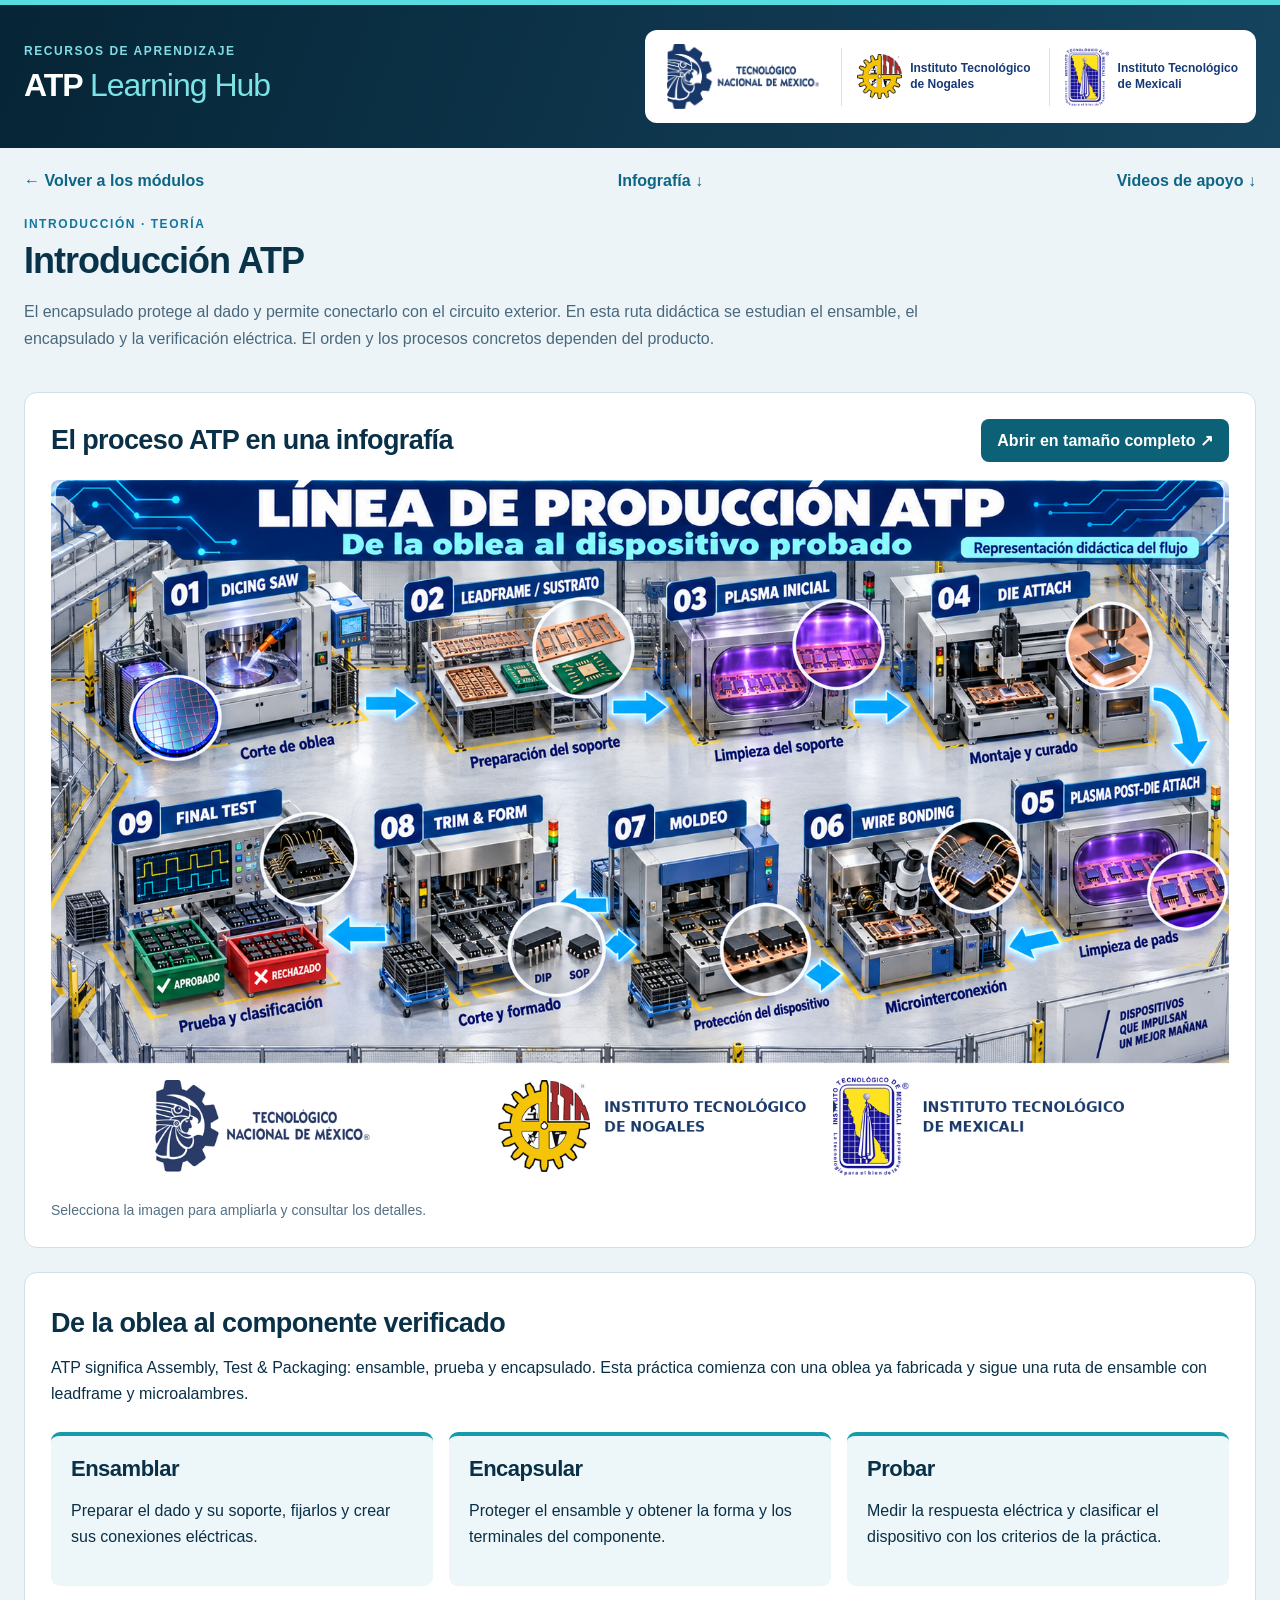
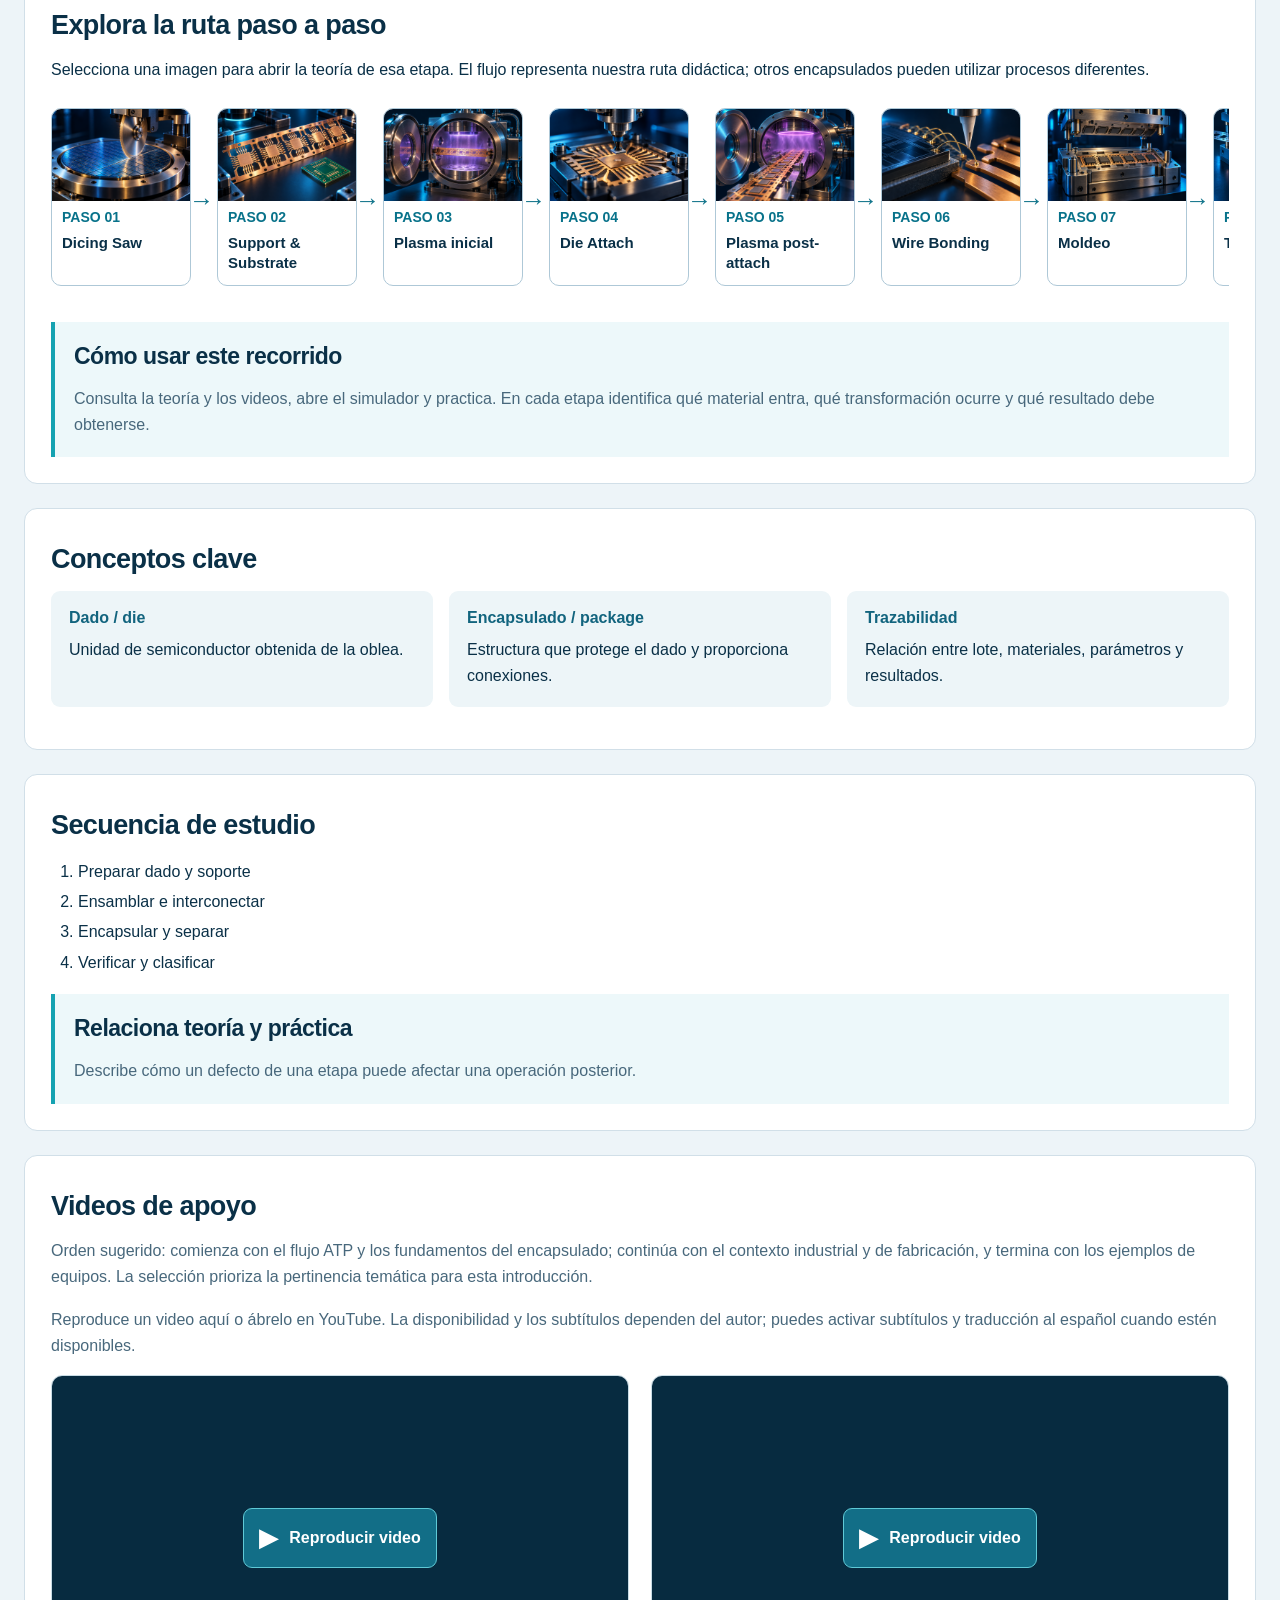
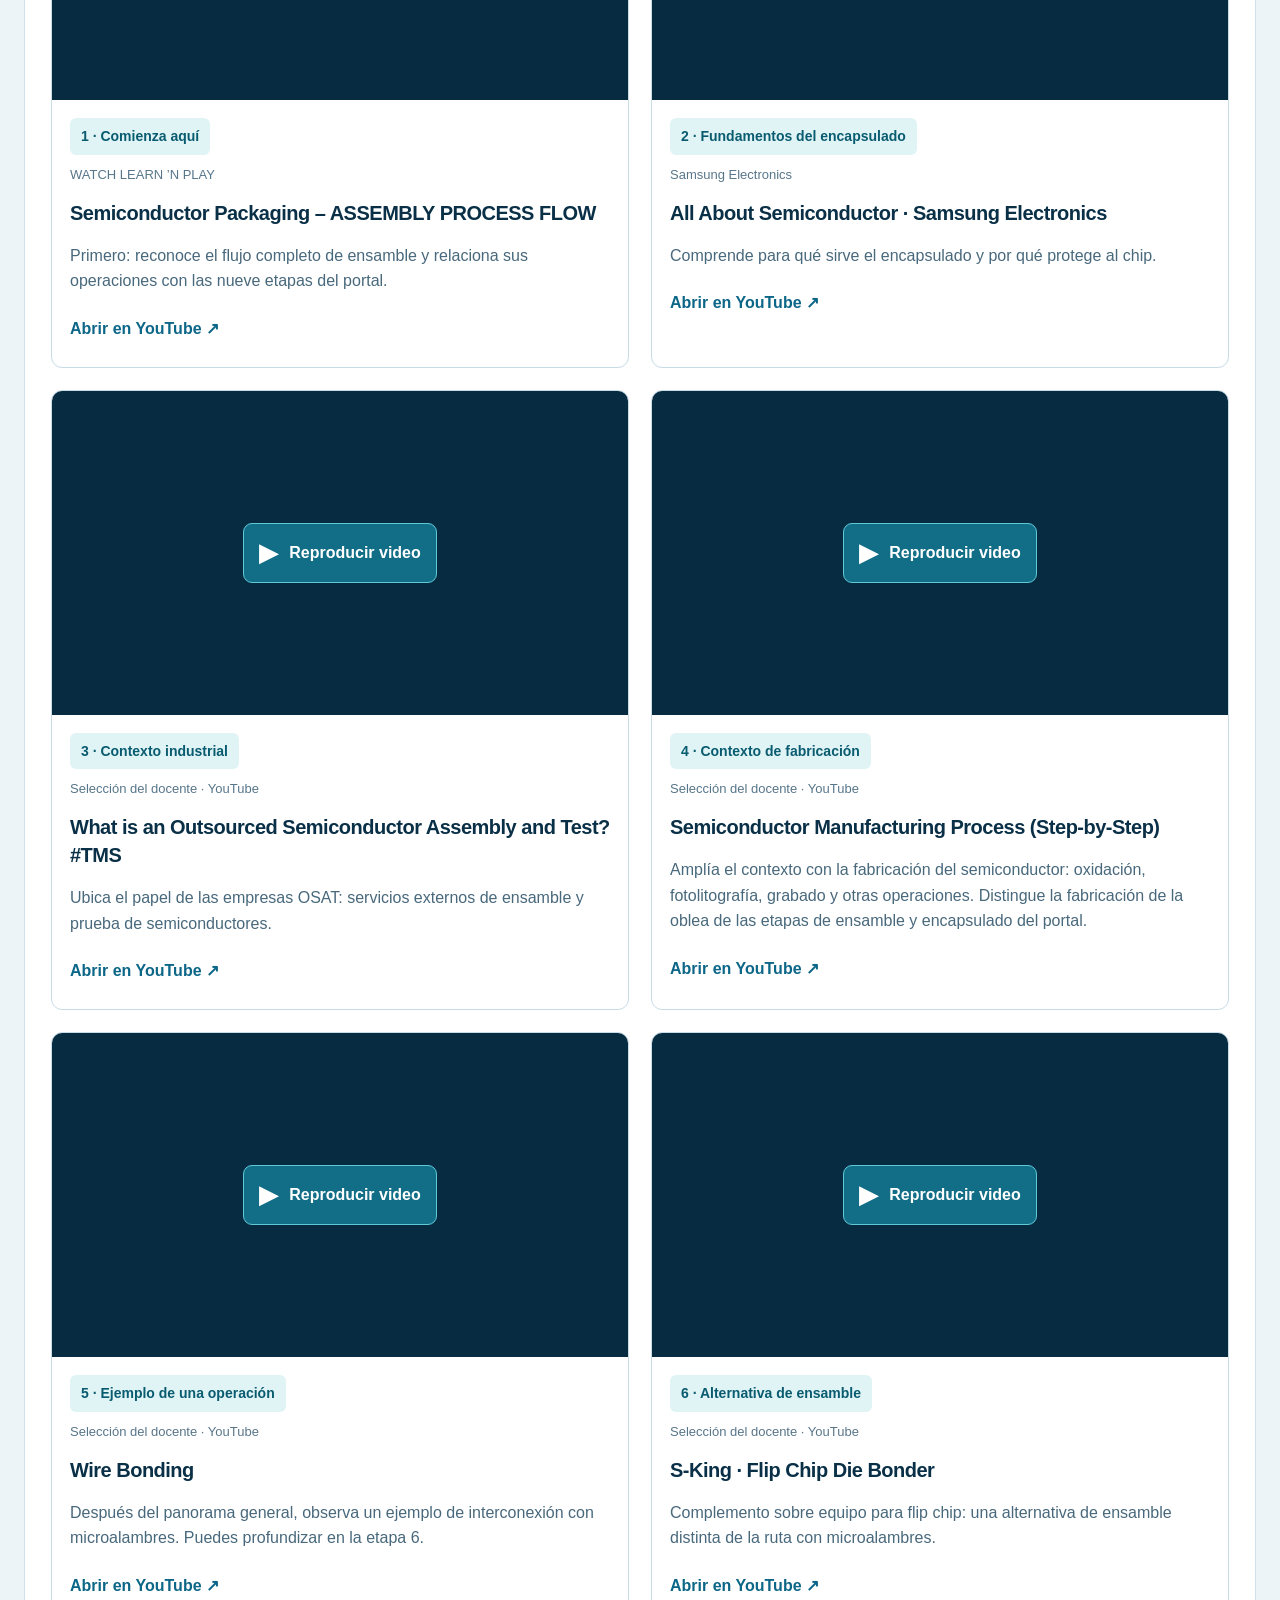
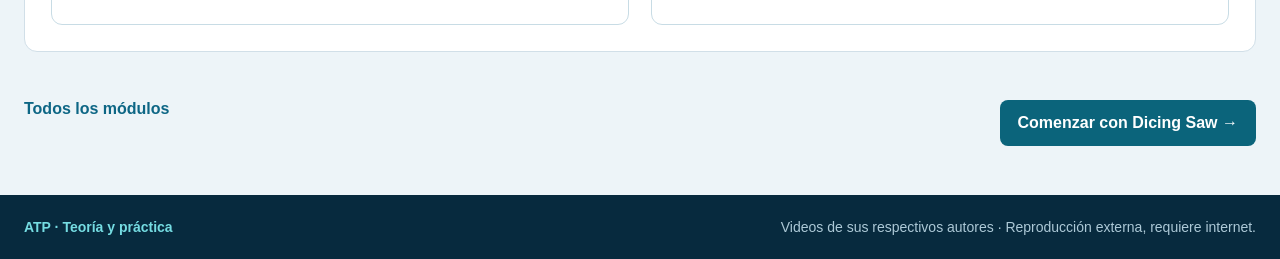
<file: simuladores/learning.html>
<!doctype html>
<html lang="es">

<head>
    <meta charset="utf-8">
    <meta name="viewport" content="width=device-width,initial-scale=1">
    <title>Teoría y videos · ATP Learning Hub</title>
    <link rel="stylesheet" href="style.css">
    <link rel="stylesheet" href="learning.css">
    <script src="learning-data.js" defer></script>
    <script src="learning.js" defer></script>
</head>

<body>
    <header>
        <div class="shell masthead">
            <div class="brand"><span class="eyebrow">RECURSOS DE APRENDIZAJE</span>
                <h1>ATP <span>Learning Hub</span></h1>
            </div>
            <div class="institutions" aria-label="Instituciones participantes"><img class="tecnm" src="tecnm.png"
                    alt="Tecnológico Nacional de México">
                <div><img src="nogales.png" alt="Escudo de Nogales"><strong>Instituto Tecnológico<br>de Nogales</strong>
                </div>
                <div><img src="mexicali.png" alt="Escudo de Mexicali"><strong>Instituto Tecnológico<br>de
                        Mexicali</strong></div>
            </div>
        </div>
    </header>
    <main class="shell" id="lesson"><noscript>Activa JavaScript para consultar las fichas. <a href="index.html">Volver
                al portal</a></noscript></main>
    <footer>
        <div class="shell"><strong>ATP · Teoría y práctica</strong><span>Videos de sus respectivos autores ·
                Reproducción externa, requiere internet.</span></div>
    </footer>
</body>

</html>
</file>
<file: simuladores/style.css>
:root{--ink:#0a3047;--muted:#547084;--line:#d1dfe8;--surface:#edf4f8}*{box-sizing:border-box}body{margin:0;font-family:Arial,Helvetica,sans-serif;color:var(--ink);background:var(--surface);font-size:16px}a{color:inherit;text-decoration:none}a:focus-visible{outline:3px solid #ffbc35;outline-offset:4px}.shell{width:min(1360px,calc(100% - 48px));margin:auto}header{border-top:5px solid #57dce0;background:linear-gradient(110deg,#062536,#15445f);color:white}.masthead{display:flex;align-items:center;justify-content:space-between;gap:30px;padding:25px 0}.eyebrow{font-size:12px;font-weight:800;letter-spacing:.13em;color:#14769e}header .eyebrow{color:#81dce6}h1{font-size:32px;margin:8px 0;font-weight:800;letter-spacing:-1px}h1 span{font-weight:400;color:#7ce3e7}.brand p{font-size:14px;color:#b5cfdd;margin:0}.institutions{display:flex;align-items:center;gap:18px;padding:14px 18px;border-radius:12px;background:white;color:#163a77}.institutions>.tecnm{width:160px;height:65px;object-fit:contain}.institutions>div{display:flex;align-items:center;gap:8px;border-left:1px solid #dce2ea;padding-left:15px}.institutions div img{width:45px;height:58px;object-fit:contain}.institutions strong{font-size:12px;line-height:1.3}.header-bottom{display:flex;justify-content:space-between;border-top:1px solid #ffffff24;padding:12px 0;color:#a8c7d7;font-size:12px;letter-spacing:.08em}.intro{display:flex;justify-content:space-between;align-items:center;gap:26px;padding:32px 0 24px}h2{font-size:27px;letter-spacing:-.6px;margin:9px 0}.intro p{color:var(--muted);margin:0;line-height:1.5}.continue{flex:0 0 315px;background:#0c6177;border-radius:10px;color:white;padding:18px 20px}.continue small{display:block;font-size:12px;letter-spacing:.08em;color:#a5f1ef;margin-bottom:8px}.continue strong{display:flex;justify-content:space-between;font-size:17px}#route{display:grid;grid-template-columns:repeat(9,1fr);border:1px solid var(--line);background:white;border-radius:12px;padding:16px 6px;gap:0}#route a{display:flex;align-items:center;flex-direction:column;gap:8px;text-align:center;padding:0 6px;border-right:1px solid var(--line)}#route a:last-child{border:0}#route b{display:grid;place-items:center;width:32px;height:32px;border-radius:50%;background:#e4f4f7;font-size:13px;color:#08728a}#route span{font-size:12px;line-height:1.3}#route a:hover b{background:#0c6177;color:white}.section-heading{display:flex;justify-content:space-between;align-items:center;margin:25px 0 14px}.section-heading h2{margin:0;font-size:23px}.section-heading>span{font-size:14px;color:var(--muted)}.grid{display:grid;grid-template-columns:repeat(3,minmax(0,1fr));gap:18px}.grid article{position:relative;background:white;border:1px solid var(--line);border-top:4px solid var(--accent);border-radius:12px;padding:23px;display:flex;flex-direction:column;scroll-margin-top:20px;box-shadow:0 3px 10px #163e5106}.card-top{display:flex;align-items:center;gap:12px}.number{color:var(--accent);font:700 25px monospace}.category{font-size:12px;text-transform:uppercase;letter-spacing:.07em;color:var(--muted)}h3{font-size:23px;margin:17px 0 8px;letter-spacing:-.5px}.grid p{line-height:1.5;color:var(--muted);margin:0 0 20px;font-size:16px}.result{margin-top:auto;padding:12px 0;border-top:1px solid #e4ecf0;display:flex;flex-direction:column;gap:5px}.result small{color:#6c8694;font-size:12px;letter-spacing:.08em}.result span{font-size:14px;font-weight:700}.grid article>a{margin-top:10px;display:flex;justify-content:space-between;background:#eef5f9;border:1px solid #d1e3ed;border-radius:7px;padding:12px 14px;color:#0c597d;font-weight:700;font-size:14px}.grid article>a:hover{background:#0c597d;color:white}.last{font-size:12px;color:var(--accent);margin-top:12px;font-weight:700}.note{padding:23px 26px;margin:28px 0 35px;border-left:4px solid #23aab8;background:#e0edf3}.note p{color:var(--muted);font-size:14px;line-height:1.6;margin:8px 0 0}footer{background:#072a3e;color:#adc9d7;padding:24px 0;font-size:14px}footer .shell{display:flex;justify-content:space-between;gap:20px}footer strong{color:#75dce2} [hidden]{display:none!important}@media(max-width:1180px){.masthead{flex-wrap:wrap}.institutions{margin-left:auto}#route{grid-template-columns:repeat(3,1fr);gap:16px}#route a{flex-direction:row;text-align:left}.grid{grid-template-columns:repeat(2,1fr)}}@media(max-width:700px){.shell{width:calc(100% - 28px)}.masthead{padding:20px 0;gap:20px}.institutions{width:100%;display:grid;grid-template-columns:1fr 1fr;gap:14px;padding:12px}.institutions>.tecnm{grid-column:1/-1;justify-self:center;width:155px;height:52px}.institutions>div{border:0;padding:0;gap:6px}.institutions strong{font-size:12px}.institutions div img{width:34px;height:45px}.header-bottom{font-size:12px;gap:15px;line-height:1.5}.intro{flex-direction:column;align-items:stretch;padding-top:25px}.continue{flex:auto}h2{font-size:25px}.grid{grid-template-columns:1fr}#route span{font-size:12px}#route a{border:0;padding:0;gap:6px}#route b{flex:0 0 27px;width:27px;height:27px}.section-heading{gap:15px}.section-heading>span{font-size:12px}footer .shell{flex-direction:column}.note{padding:18px}}
</file>
<file: simuladores/module-images.css>
.grid article { overflow: hidden; }
.module-visual { position: relative; margin: -23px -23px 20px; background: #062536; border-bottom: 1px solid #123e53; }
.module-visual img { display: block; width: 100%; height: auto; aspect-ratio: 3 / 2; object-fit: contain; transition: transform .3s ease; }
.module-visual figcaption { position: absolute; bottom: 13px; left: 17px; padding: 7px 10px; border: 1px solid #8bd9e467; border-radius: 6px; color: #fff; background: #062536e8; font: 700 12px/1.4 Arial, sans-serif; letter-spacing: .1em; }
.grid article:hover .module-visual img { transform: scale(1.025); }
.module-visual { overflow: hidden; }
.grid .card-top .number { display: none; }
.grid h3 { margin-top: 9px; }
@media (prefers-reduced-motion: reduce) { .module-visual img { transition: none; } .grid article:hover .module-visual img { transform: none; } }
</file>
<file: simuladores/learning.css>
.learning-links{display:grid;grid-template-columns:1fr 1fr;gap:9px;margin-top:10px}.learning-links a{display:flex;justify-content:space-between;align-items:center;padding:12px 10px;border:1px solid #bdd5e3;border-radius:7px;font-size:14px;font-weight:700;color:#125f7c;background:#fff}.learning-links a:hover{background:#e5f5f8}.intro-learning{display:block;padding:13px 17px;margin-bottom:15px;background:#dceef4;border:1px solid #b8d5e3;border-radius:9px;font-size:15px;color:#105b77;font-weight:700}.lesson-nav,.lesson-bottom{display:flex;justify-content:space-between;flex-wrap:wrap;gap:15px;padding:24px 0}.lesson-nav a,.lesson-bottom a,.reading a{color:#0d6685;font-weight:700}.lesson-heading{display:grid;grid-template-columns:1.4fr 1fr;gap:28px;align-items:center}.lesson-heading h1{font-size:36px;color:#093349}.lesson-heading p{line-height:1.7;color:#48687c}.lesson-heading img{width:100%;height:auto;border-radius:13px}.theory-section{background:white;border:1px solid #d1dfe8;padding:26px;border-radius:13px;margin:24px 0;scroll-margin-top:20px}.terms{display:grid;grid-template-columns:repeat(3,1fr);gap:16px}.terms>div{background:#edf5f8;padding:18px;border-radius:9px}.terms dt{font-weight:700;color:#12647e;margin-bottom:10px}.terms dd{margin:0;line-height:1.6}.lesson-steps{padding-left:27px;line-height:1.9}.practice{border-left:4px solid #15a2b1;padding:4px 19px;background:#edf8fa}.practice p,.video-help{line-height:1.6;color:#48687c}.video-grid{display:grid;grid-template-columns:repeat(2,minmax(0,1fr));gap:22px}.video-card{border:1px solid #c8dce5;border-radius:11px;overflow:hidden;padding:0 18px 20px}.player{aspect-ratio:16/9;background:#072b40;margin:0 -18px 18px;display:grid;place-items:center}.player button{display:flex;align-items:center;gap:12px;background:#126e87;color:white;border:1px solid #5fc9d6;border-radius:9px;padding:15px;font:700 16px Arial;cursor:pointer}.player button span{font-size:24px}.player iframe{width:100%;height:100%;border:0}.video-card small{color:#58768a;font-size:13px}.video-card h3{font-size:20px;line-height:1.4}.video-card p{line-height:1.6;color:#48687c}.video-card a{display:inline-block;color:#0c6687;font-weight:700;padding:9px 0}.reading{line-height:1.6;margin-top:24px}.lesson-bottom .launch{background:#0b647b;color:white;padding:14px 18px;border-radius:8px}button:focus-visible{outline:3px solid #e9a922;outline-offset:4px}#lesson{padding-bottom:25px}@media(max-width:760px){.lesson-heading,.terms,.video-grid{grid-template-columns:1fr}.lesson-heading h1{font-size:29px}.theory-section{padding:18px}.lesson-heading img{max-height:270px;object-fit:cover}.lesson-bottom{align-items:flex-start;flex-direction:column}.learning-links{grid-template-columns:1fr 1fr}}
/* Ruta visual: imágenes existentes, pasos y flechas de secuencia. */
#route{display:block;padding:18px;background:#e1edf3;overflow:visible}
.visual-flow{display:flex;gap:26px;list-style:none;margin:0;padding:4px 4px 16px;overflow-x:auto;scroll-snap-type:x proximity}
.visual-flow li{position:relative;flex:1 0 116px;min-width:0;scroll-snap-align:start}
#route .visual-flow a,.intro-route .visual-flow a{height:100%;display:flex;flex-direction:column;align-items:stretch;text-align:left;gap:8px;padding:0 0 12px;border:1px solid #aec8d7;border-radius:10px;overflow:hidden;background:white;transition:box-shadow .2s}
.visual-flow img{width:100%;height:auto;aspect-ratio:3/2;object-fit:cover;display:block}
#route .visual-flow b,.intro-route .visual-flow b{display:block;width:auto;height:auto;border-radius:0;background:transparent;color:#08728a;font-size:14px;padding:0 10px}
.visual-flow strong{font-size:15px;line-height:1.35;padding:0 10px}.visual-flow small{font-size:14px;line-height:1.4;padding:0 10px;color:#547084}
#route .flow-arrow,.intro-route .flow-arrow{position:absolute;right:-23px;top:45%;font-size:25px;color:#14768c;line-height:1}
#route .visual-flow a:hover,.intro-route .visual-flow a:hover{box-shadow:0 0 0 2px #0c8295}
.intro-learning{display:flex;align-items:center;justify-content:space-between;gap:20px;padding:22px;background:#08394d;color:white;border-color:#14768c}
.intro-learning>span{display:grid;gap:8px}.intro-learning small{font-size:13px;color:#80e3e7;letter-spacing:.1em}.intro-learning strong{font-size:25px}.intro-learning span span{font-size:16px;font-weight:400;line-height:1.5;color:#d4e9f2}.intro-learning>b{font-size:32px;color:#80e3e7}
.intro-heading{grid-template-columns:1fr;max-width:920px}.atp-pillars{display:grid;grid-template-columns:repeat(3,1fr);gap:16px;margin:24px 0}.atp-pillars>div{padding:20px;background:#edf6f8;border-top:4px solid #159bac;border-radius:9px}.atp-pillars h3{margin:0;font-size:22px}.theory-section>p,.atp-pillars p{line-height:1.65}.intro-route{margin:20px 0}.intro-route .visual-flow li{flex-basis:140px}
@media(max-width:700px){#route{padding:12px}.visual-flow li{flex-basis:155px}.atp-pillars{grid-template-columns:1fr}.intro-learning strong{font-size:23px}}
@media(prefers-reduced-motion:reduce){.visual-flow a{transition:none!important}}

.video-card .video-priority{display:inline-block;margin:0 0 12px;padding:7px 11px;border-radius:6px;background:#e0f4f5;color:#095b70;font-size:14px;font-weight:700}.video-priority+small{display:block}

.infographic-heading{display:flex;align-items:center;justify-content:space-between;flex-wrap:wrap;gap:14px;margin-bottom:18px}.infographic-heading h2{margin:0}.infographic-heading a{padding:12px 16px;background:#0c6177;color:white;border-radius:8px;font-size:16px;font-weight:700}.infographic-section figure{margin:0}.infographic-section figure>a{display:block;cursor:zoom-in}.infographic-section img{display:block;width:100%;height:auto;max-width:1672px;margin:auto;object-fit:contain;border-radius:8px}.infographic-section figcaption{font-size:14px;line-height:1.5;color:#547084;margin-top:12px}@media(max-width:700px){.infographic-section{padding:12px}.infographic-heading h2{font-size:23px}.infographic-heading a{width:100%;text-align:center}}
</file>
